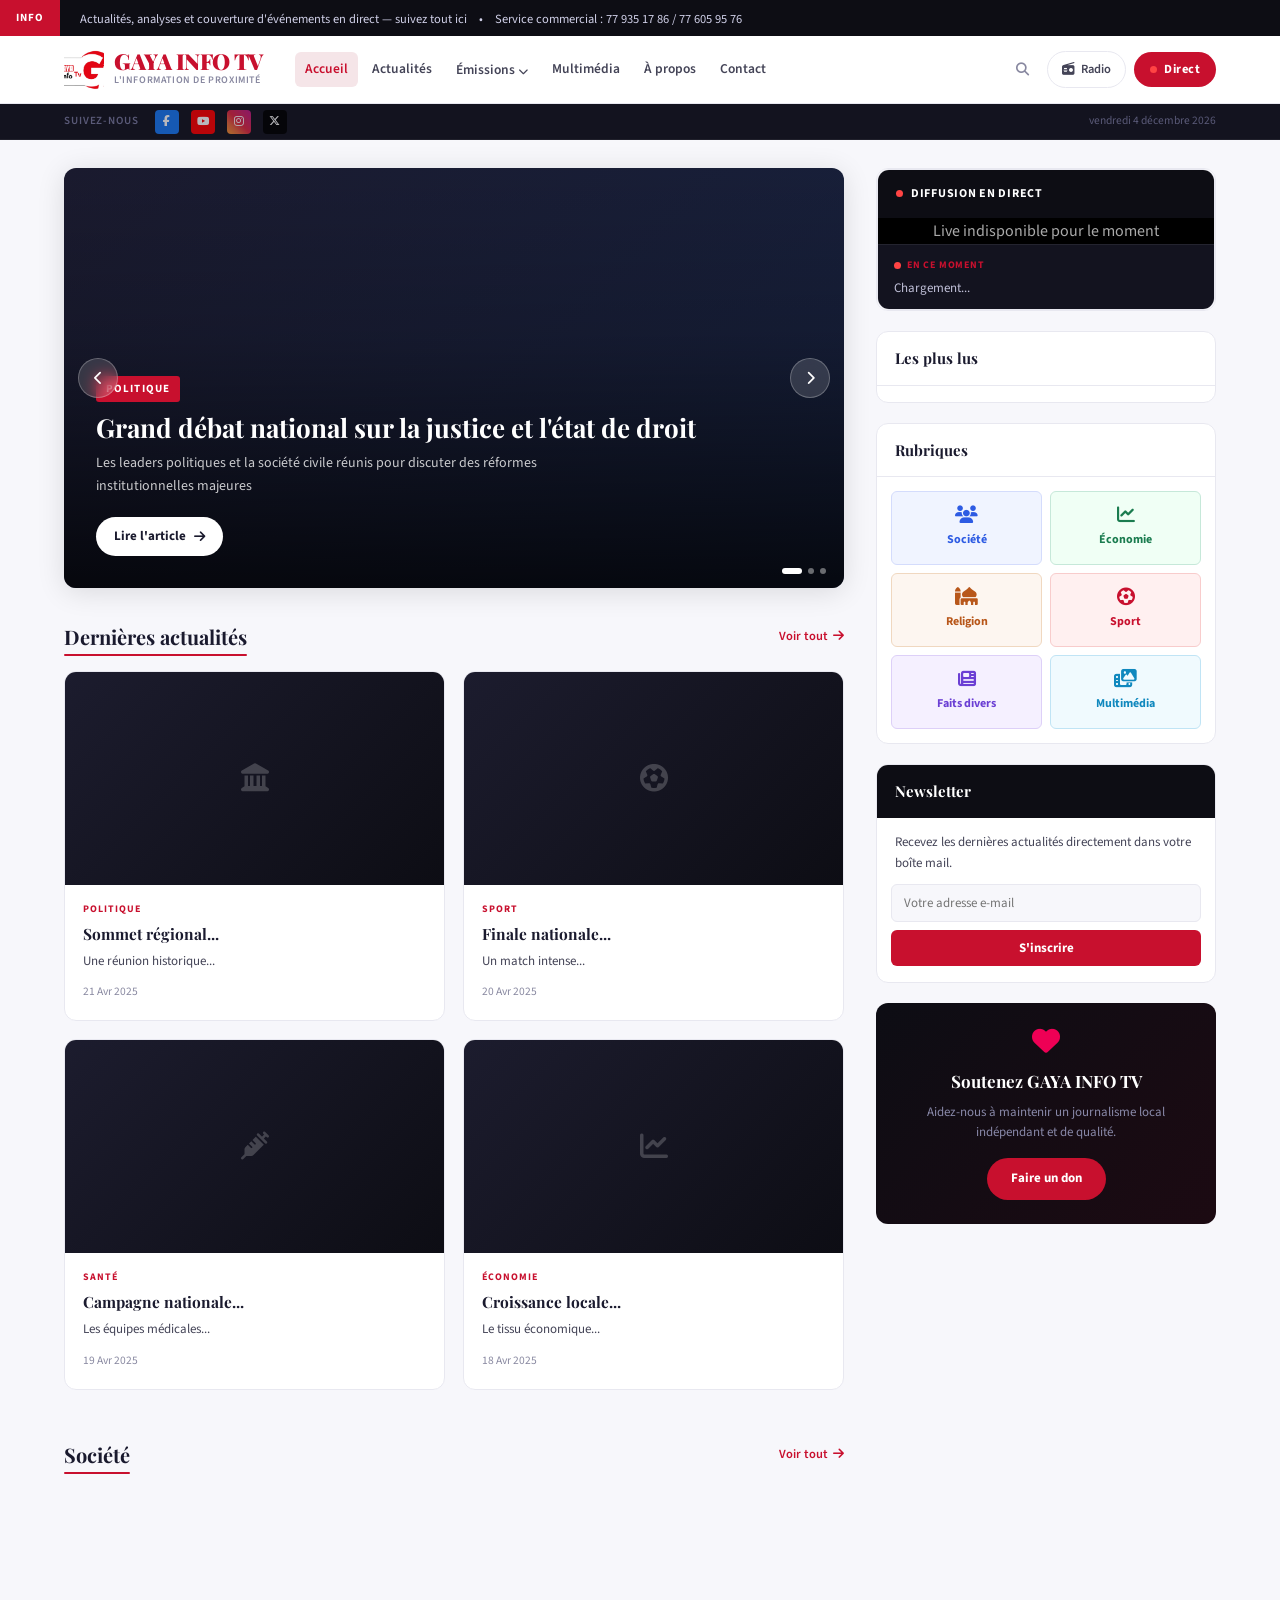
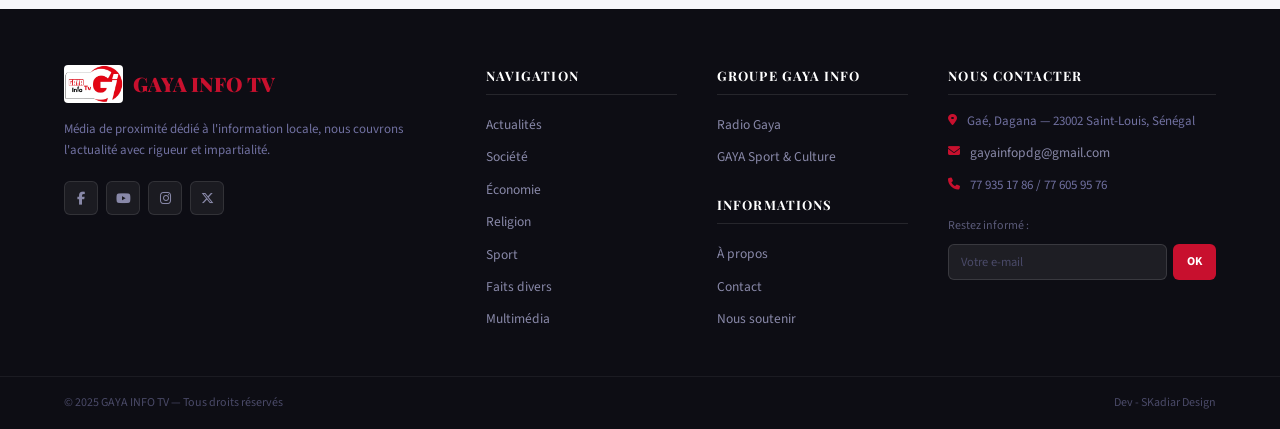
<file: index.html>
<!DOCTYPE html>
<html lang="fr">
<head>
<meta charset="UTF-8">
<meta name="viewport" content="width=device-width, initial-scale=1.0">
<title>GAYA INFO TV — Actualités & Direct</title>
<meta name="description" content="GAYA INFO TV - Actualités locales de Dagana, Saint-Louis. Émissions, direct TV et radio.">
<link rel="preconnect" href="https://fonts.googleapis.com">
<link rel="preconnect" href="https://fonts.gstatic.com" crossorigin>
<link href="https://fonts.googleapis.com/css2?family=Playfair+Display:wght@400;700;900&family=Source+Sans+3:wght@300;400;600;700&display=swap" rel="stylesheet">
<link rel="stylesheet" href="https://cdnjs.cloudflare.com/ajax/libs/font-awesome/6.5.1/css/all.min.css">
<link rel="stylesheet" href="style.css">
</head>
<body>

<!-- BREAKING NEWS TICKER -->
<div class="ticker-wrap">
  <div class="ticker-label">INFO</div>
  <div class="ticker-content">
    <span> Actualités, analyses et couverture d'événements en direct — suivez tout ici &nbsp;&nbsp;&nbsp;•&nbsp;&nbsp;&nbsp; Service commercial : 77 935 17 86 / 77 605 95 76 </span>
  </div>
</div>

<!-- HEADER -->
<header class="site-header" id="site-header">
  <div class="header-inner">
    <a href="index.html" class="logo">
      <img src="gaya.jpg" alt="GAYA INFO TV" onerror="this.style.display='none'">
      <div class="logo-text">
        <span class="logo-name">GAYA INFO TV</span>
        <span class="logo-tagline">L'information de proximité</span>
      </div>
    </a>

    <nav class="main-nav" id="main-nav">
      <a href="index.html" class="nav-link active">Accueil</a>
      <a href="actualites.html" class="nav-link">Actualités</a>
      <div class="nav-dropdown">
  <a href="#" class="nav-link dropdown-trigger">
    Émissions <i class="fa-solid fa-chevron-down chevron-icon" style="font-size:10px;"></i>
  </a>
  <div class="dropdown-menu">
    <a href="societe.html"><i class="fa-solid fa-users"></i> Société</a>
    <a href="economie.html"><i class="fa-solid fa-chart-line"></i> Économie</a>
    <a href="religion.html"><i class="fa-solid fa-mosque"></i> Religion</a>
    <a href="sport.html"><i class="fa-solid fa-futbol"></i> Sport</a>
    <a href="faitsdivers.html"><i class="fa-solid fa-newspaper"></i> Faits divers</a>
  </div>
</div>
      <a href="multimedia.html" class="nav-link">Multimédia</a>
      <a href="apropos.html" class="nav-link">À propos</a>
      <a href="contact.html" class="nav-link">Contact</a>
    </nav>

    <div class="header-actions">
      <button class="btn-search" id="search-toggle" aria-label="Recherche">
        <i class="fa-solid fa-magnifying-glass"></i>
      </button>
      <a href="#" class="btn-radio">
        <i class="fa-solid fa-radio"></i> Radio
      </a>
      <a href="#live" class="btn-live">
        <span class="live-dot"></span> Direct
      </a>
      <button class="hamburger" id="hamburger" aria-label="Menu">
        <span></span><span></span><span></span>
      </button>
    </div>
  </div>

  <!-- SEARCH BAR -->
  <div class="search-bar" id="search-bar">
    <div class="search-inner">
      <i class="fa-solid fa-magnifying-glass"></i>
      <input type="text" placeholder="Rechercher une actualité, une émission...">
      <button class="search-close" id="search-close"><i class="fa-solid fa-xmark"></i></button>
    </div>
  </div>
</header>

<!-- SOCIAL BAR -->
<div class="social-bar">
  <div class="social-bar-inner">
    <span class="social-bar-label">Suivez-nous</span>
    <a href="https://www.facebook.com/gayainfotv" target="_blank" rel="noopener" class="social-icon fb"><i class="fa-brands fa-facebook-f"></i></a>
    <a href="https://www.youtube.com/@gayainfotv" target="_blank" rel="noopener" class="social-icon yt"><i class="fa-brands fa-youtube"></i></a>
    <a href="#" class="social-icon ig"><i class="fa-brands fa-instagram"></i></a>
    <a href="#" class="social-icon tw"><i class="fa-brands fa-x-twitter"></i></a>
    <div class="social-bar-date" id="current-date"></div>
  </div>
</div>

<!-- MAIN CONTENT -->
<main class="site-main">
  <div class="container">

    <!-- LEFT: FEATURED + ARTICLES -->
    <section class="content-main">

      <!-- HERO SLIDER -->
      <div class="hero-slider" id="slider">
        <div class="slide active" style="background: linear-gradient(135deg, #1a1a2e 0%, #16213e 100%)">
          <div class="slide-image-overlay"></div>
          <div class="slide-content">
            <span class="slide-category">Politique</span>
            <h2 class="slide-title">Grand débat national sur la justice et l'état de droit</h2>
            <p class="slide-excerpt">Les leaders politiques et la société civile réunis pour discuter des réformes institutionnelles majeures</p>
            <a href="#" class="slide-btn">Lire l'article <i class="fa-solid fa-arrow-right"></i></a>
          </div>
        </div>
        <div class="slide" style="background: linear-gradient(135deg, #0f3460 0%, #1a1a2e 100%)">
          <div class="slide-image-overlay"></div>
          <div class="slide-content">
            <span class="slide-category">Économie</span>
            <h2 class="slide-title">Croissance du marché local : nouvelles opportunités pour les entrepreneurs</h2>
            <p class="slide-excerpt">Le tissu économique de Dagana se renforce avec l'émergence de nouvelles activités commerciales</p>
            <a href="#" class="slide-btn">Lire l'article <i class="fa-solid fa-arrow-right"></i></a>
          </div>
        </div>
        <div class="slide" style="background: linear-gradient(135deg, #1b1b2f 0%, #2c2c54 100%)">
          <div class="slide-image-overlay"></div>
          <div class="slide-content">
            <span class="slide-category">Sport</span>
            <h2 class="slide-title">Finale nationale de football : un match historique à retenir</h2>
            <p class="slide-excerpt">Les supporters vibrent pour leurs équipes lors d'une rencontre exceptionnelle</p>
            <a href="#" class="slide-btn">Lire l'article <i class="fa-solid fa-arrow-right"></i></a>
          </div>
        </div>

        <!-- Slider Controls -->
        <button class="slider-prev" onclick="changeSlide(-1)"><i class="fa-solid fa-chevron-left"></i></button>
        <button class="slider-next" onclick="changeSlide(1)"><i class="fa-solid fa-chevron-right"></i></button>
        <div class="slider-dots" id="slider-dots">
          <span class="dot active" onclick="goToSlide(0)"></span>
          <span class="dot" onclick="goToSlide(1)"></span>
          <span class="dot" onclick="goToSlide(2)"></span>
        </div>
      </div>

      <!-- SECTION: DERNIÈRES ACTUALITÉS -->
      <div class="section-header">
        <h2 class="section-title"><span>Dernières actualités</span></h2>
        <a href="actualites.html" class="section-link">Voir tout <i class="fa-solid fa-arrow-right"></i></a>
      </div>

      <div class="articles-grid" id="articles-grid">
        <!-- Articles injected by JS -->
      </div>

      <!-- SECTION: SOCIÉTÉ -->
      <div class="section-header" style="margin-top: 3rem;">
        <h2 class="section-title"><span>Société</span></h2>
        <a href="societe.html" class="section-link">Voir tout <i class="fa-solid fa-arrow-right"></i></a>
      </div>
      <div class="articles-list" id="societe-list"></div>

    </section>

    <!-- RIGHT: SIDEBAR -->
    <aside class="sidebar">

      <!-- LIVE TV -->
      <div class="sidebar-widget widget-live" id="live">
        <div class="sidebar-widget widget-live" id="live">
  <div class="widget-header">
    <span class="live-indicator">
      <span class="live-dot"></span> Diffusion en direct
    </span>
  </div>

  <div class="live-player-wrap" id="live-content">
    <p style="text-align:center; padding:1rem; color:#aaa;">
      Vérification du live...
    </p>
  </div>

  <div class="live-now">
    <div class="live-now-badge">
      <span class="live-dot"></span> En ce moment
    </div>
    <p id="live-title">Chargement...</p>
  </div>
</div>
      </div>

      <!-- POPULAIRE -->
      <div class="sidebar-widget">
        <div class="widget-header">
          <h3 class="widget-title">Les plus lus</h3>
        </div>
        <ol class="popular-list" id="popular-list"></ol>
      </div>

      <!-- CATÉGORIES -->
      <div class="sidebar-widget">
        <div class="widget-header">
          <h3 class="widget-title">Rubriques</h3>
        </div>
        <div class="categories-grid">
          <a href="societe.html" class="cat-card cat-societe">
            <i class="fa-solid fa-users"></i>
            <span>Société</span>
          </a>
          <a href="economie.html" class="cat-card cat-eco">
            <i class="fa-solid fa-chart-line"></i>
            <span>Économie</span>
          </a>
          <a href="religion.html" class="cat-card cat-religion">
            <i class="fa-solid fa-mosque"></i>
            <span>Religion</span>
          </a>
          <a href="sport.html" class="cat-card cat-sport">
            <i class="fa-solid fa-futbol"></i>
            <span>Sport</span>
          </a>
          <a href="faitsdivers.html" class="cat-card cat-divers">
            <i class="fa-solid fa-newspaper"></i>
            <span>Faits divers</span>
          </a>
          <a href="multimedia.html" class="cat-card cat-media">
            <i class="fa-solid fa-photo-film"></i>
            <span>Multimédia</span>
          </a>
        </div>
      </div>

      <!-- NEWSLETTER -->
      <div class="sidebar-widget widget-newsletter">
        <div class="widget-header">
          <h3 class="widget-title">Newsletter</h3>
        </div>
        <p class="newsletter-text">Recevez les dernières actualités directement dans votre boîte mail.</p>
        <form class="newsletter-form" onsubmit="subscribeNewsletter(event)">
          <input type="email" placeholder="Votre adresse e-mail" required>
          <button type="submit">S'inscrire</button>
        </form>
        <p class="newsletter-note" id="newsletter-msg" style="display:none; color: var(--color-red); font-size: 12px; margin-top: 8px;"></p>
      </div>

      <!-- SOUTENIR GAYA -->
      <div class="sidebar-widget widget-don">
        <div class="widget-don-inner">
          <i class="fa-solid fa-heart widget-don-icon"></i>
          <h3>Soutenez GAYA INFO TV</h3>
          <p>Aidez-nous à maintenir un journalisme local indépendant et de qualité.</p>
          <a href="don.html" class="btn-don">Faire un don</a>
        </div>
      </div>

    </aside>
  </div>
</main>

<!-- FOOTER -->
<footer class="site-footer">
  <div class="footer-top">
    <div class="container footer-grid">

      <div class="footer-col footer-brand">
        <a href="index.html" class="footer-logo">
          <img src="gaya.jpg" alt="GAYA INFO TV" onerror="this.style.display='none'">
          <span>GAYA INFO TV</span>
        </a>
        <p class="footer-about">Média de proximité dédié à l'information locale, nous couvrons l'actualité avec rigueur et impartialité.</p>
        <div class="footer-socials">
          <a href="https://www.facebook.com/gayainfotv" target="_blank" rel="noopener" aria-label="Facebook"><i class="fa-brands fa-facebook-f"></i></a>
          <a href="https://www.youtube.com/@gayainfotv" target="_blank" rel="noopener" aria-label="YouTube"><i class="fa-brands fa-youtube"></i></a>
          <a href="#" aria-label="Instagram"><i class="fa-brands fa-instagram"></i></a>
          <a href="#" aria-label="X/Twitter"><i class="fa-brands fa-x-twitter"></i></a>
        </div>
      </div>

      <div class="footer-col">
        <h4>Navigation</h4>
        <ul>
          <li><a href="actualites.html">Actualités</a></li>
          <li><a href="societe.html">Société</a></li>
          <li><a href="economie.html">Économie</a></li>
          <li><a href="religion.html">Religion</a></li>
          <li><a href="sport.html">Sport</a></li>
          <li><a href="faitsdivers.html">Faits divers</a></li>
          <li><a href="multimedia.html">Multimédia</a></li>
        </ul>
      </div>

      <div class="footer-col">
        <h4>Groupe GAYA INFO</h4>
        <ul>
          <li><a href="#">Radio Gaya</a></li>
          <li><a href="#">GAYA Sport & Culture</a></li>
        </ul>
        <h4 style="margin-top: 1.5rem;">Informations</h4>
        <ul>
          <li><a href="apropos.html">À propos</a></li>
          <li><a href="contact.html">Contact</a></li>
          <li><a href="don.html">Nous soutenir</a></li>
        </ul>
      </div>

      <div class="footer-col footer-contact">
        <h4>Nous contacter</h4>
        <ul class="contact-list">
          <li><i class="fa-solid fa-location-dot"></i> Gaé, Dagana — 23002 Saint-Louis, Sénégal</li>
          <li><i class="fa-solid fa-envelope"></i> <a href="mailto:gayainfopdg@gmail.com">gayainfopdg@gmail.com</a></li>
          <li><i class="fa-solid fa-phone"></i> 77 935 17 86 / 77 605 95 76</li>
        </ul>
        <div class="footer-newsletter">
          <p>Restez informé :</p>
          <form class="footer-form" onsubmit="subscribeNewsletter(event)">
            <input type="email" placeholder="Votre e-mail">
            <button type="submit">OK</button>
          </form>
        </div>
      </div>

    </div>
  </div>
  <div class="footer-bottom">
    <div class="footer-bottom-inner">
      <span>© 2025 GAYA INFO TV — Tous droits réservés</span>
      <span>Dev - </i> SKadiar Design</span>
    </div>
  </div>
</footer>
<!-- TOAST BIENTÔT DISPONIBLE -->
<div class="toast-soon" id="toast-soon">
  <div class="toast-soon-icon">
    <i class="fa-solid fa-radio"></i>
  </div>
  <div class="toast-soon-text">
    <div class="toast-soon-title">Bientôt disponible</div>
    <div class="toast-soon-sub">Cette fonctionnalité arrive très prochainement ✨</div>
  </div>
  <button class="toast-soon-close" onclick="hideToast()">
    <i class="fa-solid fa-xmark"></i>
  </button>
</div>
<script src="script.js"></script>

</body>
</html>
</file>
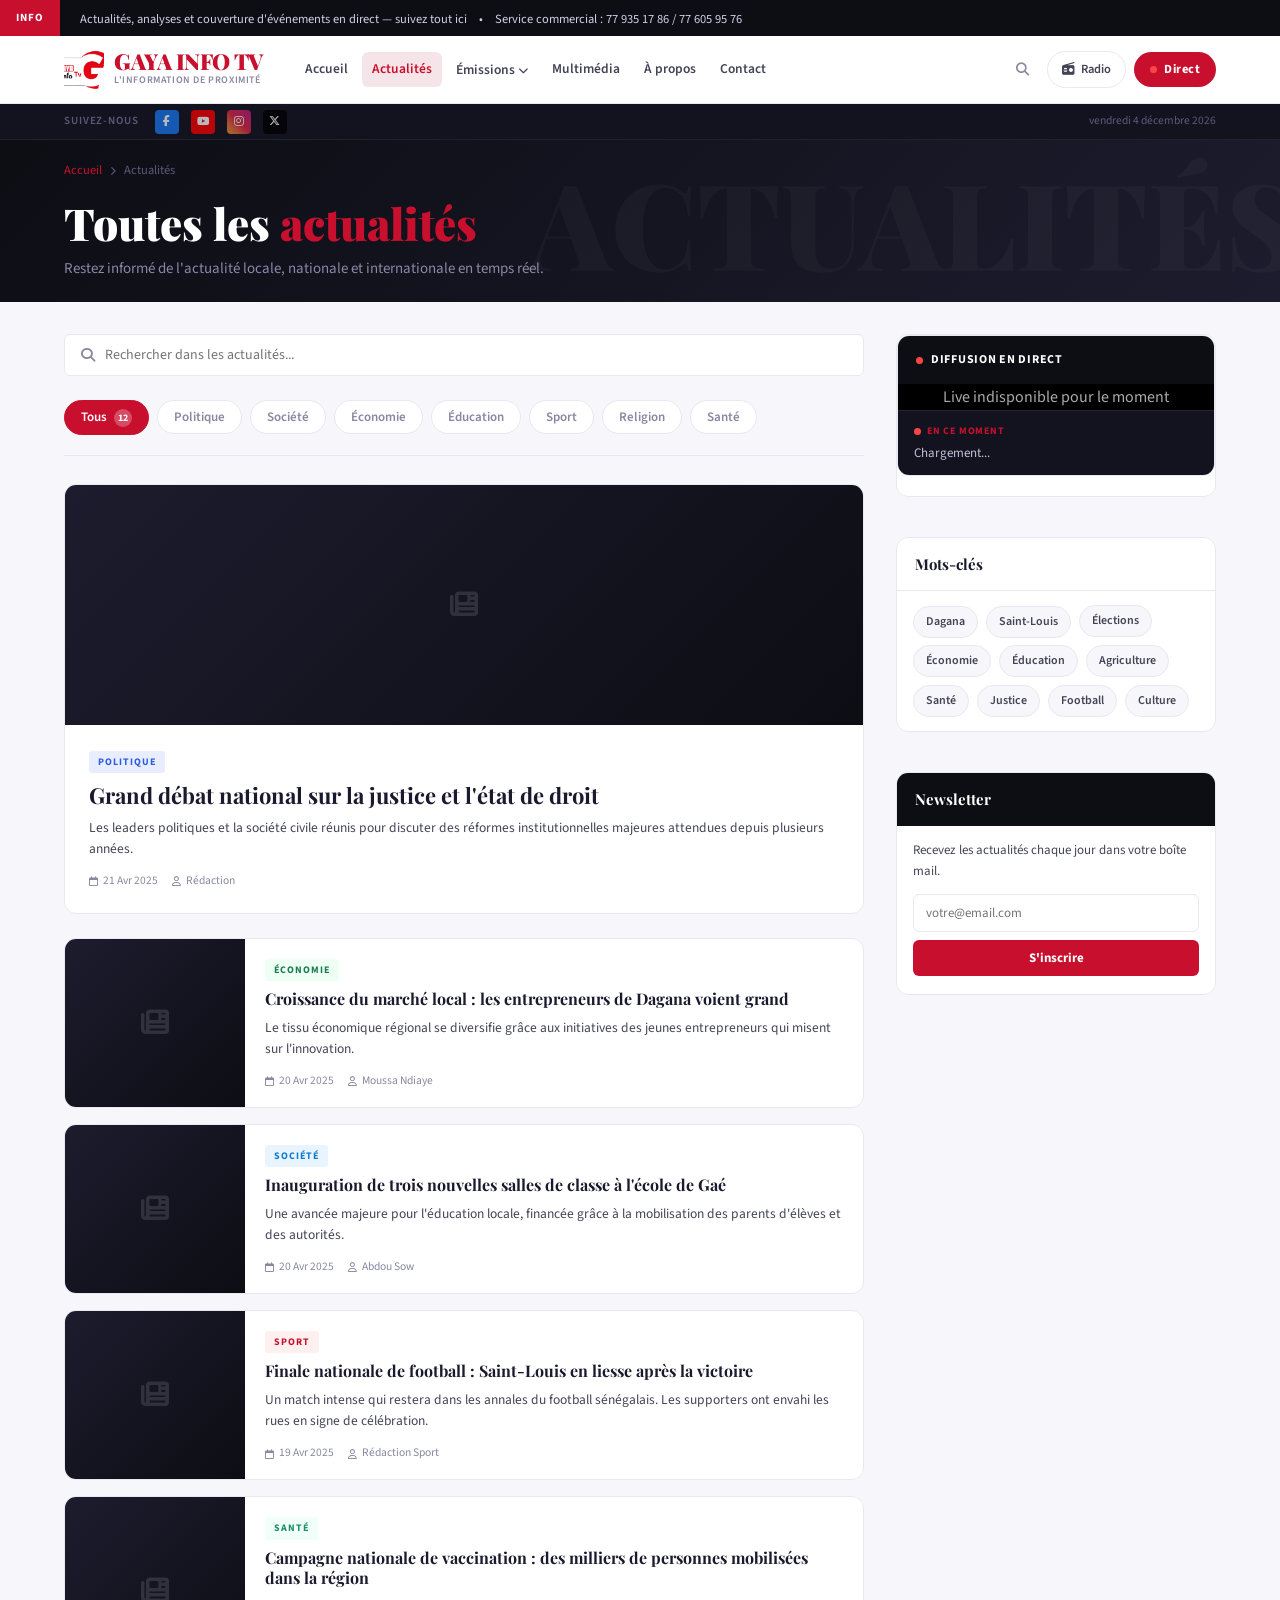
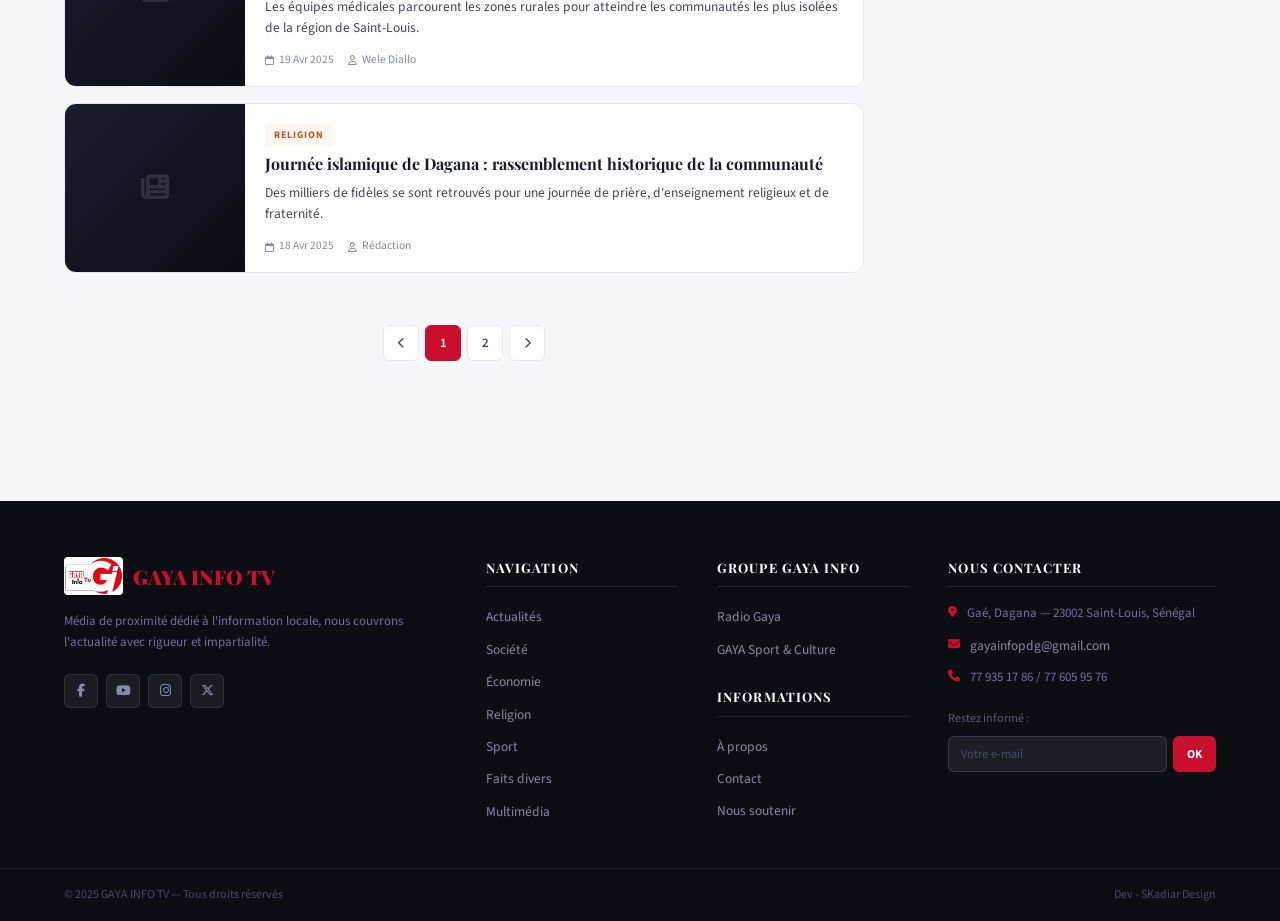
<file: actualites.html>
<!DOCTYPE html>
<html lang="fr">
<head>
<meta charset="UTF-8">
<meta name="viewport" content="width=device-width, initial-scale=1.0">
<title>Actualités — GAYA INFO TV</title>
<meta name="description" content="Toutes les actualités locales et nationales de GAYA INFO TV — Dagana, Saint-Louis, Sénégal.">
<link rel="preconnect" href="https://fonts.googleapis.com">
<link rel="preconnect" href="https://fonts.gstatic.com" crossorigin>
<link href="https://fonts.googleapis.com/css2?family=Playfair+Display:wght@400;700;900&family=Source+Sans+3:wght@300;400;600;700&display=swap" rel="stylesheet">
<link rel="stylesheet" href="https://cdnjs.cloudflare.com/ajax/libs/font-awesome/6.5.1/css/all.min.css">
<link rel="stylesheet" href="style.css">
<style>

/* ---- PAGE HERO ---- */
.page-hero {
  background: linear-gradient(135deg, var(--color-dark) 0%, var(--color-dark-3) 100%);
  padding: 20px 0 20px;
  position: relative;
  overflow: hidden;
}
.page-hero::after {
  content: 'ACTUALITÉS';
  position: absolute;
  right: -20px;
  top: 50%;
  transform: translateY(-50%);
  font-family: var(--font-display);
  font-size: 120px;
  font-weight: 900;
  color: rgba(255,255,255,0.03);
  white-space: nowrap;
  pointer-events: none;
}
.breadcrumb { display: flex; align-items: center; gap: 8px; font-size: 12.5px; color: #5a5a78; margin-bottom: 18px; }
.breadcrumb a { color: var(--color-red); }
.breadcrumb i { font-size: 9px; }
.page-hero h1 { font-family: var(--font-display); font-size: 44px; font-weight: 900; color: #fff; margin-bottom: 10px; line-height: 1.1; }
.page-hero h1 em { font-style: normal; color: var(--color-red); }
.page-hero p { font-size: 15px; color: #8888a8; }

/* ---- LAYOUT ---- */
.actu-page { padding: 32px 0 80px; }
.actu-layout {
  display: grid;
  grid-template-columns: 1fr 320px;
  gap: 32px;
  align-items: start;
}

/* ---- FILTERS ---- */
.filters-bar {
  display: flex;
  align-items: center;
  gap: 8px;
  flex-wrap: wrap;
  margin-bottom: 28px;
  padding-bottom: 20px;
  border-bottom: 1px solid var(--color-border);
}

.filter-btn {
  padding: 7px 16px;
  border: 1.5px solid var(--color-border);
  border-radius: 999px;
  background: var(--color-white);
  color: var(--color-text-muted);
  font-size: 13px;
  font-weight: 600;
  cursor: pointer;
  transition: all 0.2s;
  white-space: nowrap;
  font-family: var(--font-body);
}
.filter-btn:hover { border-color: var(--color-red); color: var(--color-red); }
.filter-btn.active {
  background: var(--color-red);
  border-color: var(--color-red);
  color: #fff;
}

.filter-count {
  display: inline-flex;
  align-items: center;
  justify-content: center;
  width: 18px;
  height: 18px;
  background: rgba(255,255,255,0.25);
  border-radius: 50%;
  font-size: 10px;
  font-weight: 700;
  margin-left: 4px;
}

.filter-btn:not(.active) .filter-count {
  background: var(--color-bg);
  color: var(--color-text-muted);
}

/* ---- SEARCH BAR ---- */
.actu-search {
  display: flex;
  align-items: center;
  gap: 10px;
  background: var(--color-white);
  border: 1.5px solid var(--color-border);
  border-radius: var(--radius);
  padding: 10px 16px;
  margin-bottom: 24px;
  transition: border-color 0.2s;
}
.actu-search:focus-within { border-color: var(--color-red); }
.actu-search i { color: var(--color-text-muted); font-size: 14px; }
.actu-search input {
  flex: 1; border: none; background: none;
  font-size: 14px; color: var(--color-text);
  outline: none; font-family: var(--font-body);
}

/* ---- ARTICLES LIST ---- */
.articles-container { display: flex; flex-direction: column; gap: 0; }

.actu-card {
  background: var(--color-white);
  border: 1px solid var(--color-border);
  border-radius: var(--radius-lg);
  overflow: hidden;
  display: flex;
  gap: 0;
  margin-bottom: 16px;
  transition: box-shadow 0.2s, transform 0.2s;
  animation: fadeInUp 0.35s ease both;
}
.actu-card:hover { box-shadow: var(--shadow-md); transform: translateY(-2px); }

/* Featured article (first) */
.actu-card.featured {
  flex-direction: column;
  margin-bottom: 24px;
}
.actu-card.featured .actu-card-img {
  width: 100%;
  height: 240px;
}
.actu-card.featured .actu-card-body {
  padding: 22px 24px;
}
.actu-card.featured .actu-card-title { font-size: 22px; }

.actu-card-img {
  width: 180px;
  min-height: 130px;
  flex-shrink: 0;
  background: linear-gradient(135deg, var(--color-dark-3), var(--color-dark));
  display: flex;
  align-items: center;
  justify-content: center;
  overflow: hidden;
  position: relative;
}
.actu-card-img img { width: 100%; height: 100%; object-fit: cover; transition: transform 0.3s; }
.actu-card:hover .actu-card-img img { transform: scale(1.05); }
.actu-card-img .ph { font-size: 28px; color: rgba(255,255,255,0.12); }

.actu-card-body {
  padding: 16px 20px;
  flex: 1;
  display: flex;
  flex-direction: column;
  justify-content: space-between;
}

.actu-card-top {}

.actu-cat {
  display: inline-block;
  font-size: 10px;
  font-weight: 700;
  letter-spacing: 0.1em;
  text-transform: uppercase;
  padding: 3px 9px;
  border-radius: 3px;
  margin-bottom: 8px;
}
.cat-politique  { background: #e8edff; color: #2d5be3; }
.cat-societe    { background: #e8f4ff; color: #0d7bcd; }
.cat-economie   { background: #eefff3; color: #1a7c4f; }
.cat-sport      { background: #fff0f0; color: var(--color-red); }
.cat-religion   { background: #fdf6f0; color: #b8571a; }
.cat-education  { background: #f5f0ff; color: #6b3fd4; }
.cat-faitsdivers { background: #fff8e0; color: #996600; }
.cat-sante      { background: #f0fff8; color: #1a8c6a; }

.actu-card-title {
  font-family: var(--font-display);
  font-size: 16px;
  font-weight: 700;
  color: var(--color-text);
  line-height: 1.3;
  margin-bottom: 8px;
  transition: color 0.2s;
}
.actu-card:hover .actu-card-title { color: var(--color-red); }

.actu-card-excerpt {
  font-size: 13.5px;
  color: var(--color-text-2);
  line-height: 1.55;
  margin-bottom: 12px;
  display: -webkit-box;
  -webkit-line-clamp: 2;
  -webkit-box-orient: vertical;
  overflow: hidden;
}

.actu-card-meta {
  display: flex;
  align-items: center;
  gap: 14px;
  font-size: 11.5px;
  color: var(--color-text-muted);
  flex-wrap: wrap;
}
.actu-card-meta span { display: flex; align-items: center; gap: 5px; }
.actu-card-meta i { font-size: 10px; }

.actu-card-link {
  font-size: 12.5px;
  font-weight: 700;
  color: var(--color-red);
  display: flex;
  align-items: center;
  gap: 5px;
  margin-top: auto;
  transition: gap 0.2s;
}
.actu-card-link:hover { gap: 8px; }

/* ---- PAGINATION ---- */
.pagination {
  display: flex;
  align-items: center;
  justify-content: center;
  gap: 6px;
  margin-top: 36px;
}
.page-btn {
  width: 36px; height: 36px;
  border: 1.5px solid var(--color-border);
  border-radius: var(--radius);
  background: var(--color-white);
  color: var(--color-text-2);
  font-size: 13px;
  font-weight: 600;
  cursor: pointer;
  display: flex; align-items: center; justify-content: center;
  transition: all 0.2s;
  font-family: var(--font-body);
}
.page-btn:hover { border-color: var(--color-red); color: var(--color-red); }
.page-btn.active { background: var(--color-red); border-color: var(--color-red); color: #fff; }
.page-btn.arrow { font-size: 11px; }

/* ---- SIDEBAR WIDGETS ---- */
.sidebar-widget { background: var(--color-white); border: 1px solid var(--color-border); border-radius: var(--radius-lg); overflow: hidden; margin-bottom: 20px; }
.widget-header { padding: 14px 18px; border-bottom: 1px solid var(--color-border); }
.widget-title { font-family: var(--font-display); font-size: 15px; font-weight: 700; color: var(--color-text); }

.widget-live .widget-header { background: var(--color-dark); border: none; }
.live-indicator { display: flex; align-items: center; gap: 8px; font-size: 12px; font-weight: 700; color: #fff; text-transform: uppercase; letter-spacing: 0.06em; }
.live-dot { width: 7px; height: 7px; background: #ff4444; border-radius: 50%; display: inline-block; animation: blink 1.2s ease-in-out infinite; flex-shrink: 0; }
@keyframes blink { 0%, 100% { opacity: 1; } 50% { opacity: 0.3; } }
.live-player-wrap { position: relative; background: #000; }
.live-player-wrap iframe { width: 100%; height: 175px; display: block; border: none; }
.fullscreen-btn { position: absolute; bottom: 8px; right: 8px; background: rgba(0,0,0,0.65); color: #fff; padding: 5px 10px; border-radius: var(--radius); font-size: 11px; font-weight: 600; cursor: pointer; display: flex; align-items: center; gap: 5px; border: none; transition: background 0.2s; }
.fullscreen-btn:hover { background: rgba(0,0,0,0.85); }
.live-now { padding: 12px 16px; border-top: 1px solid rgba(255,255,255,0.07); background: var(--color-dark-2); }
.live-now-badge { display: flex; align-items: center; gap: 6px; font-size: 10px; font-weight: 700; color: var(--color-red); text-transform: uppercase; letter-spacing: 0.08em; margin-bottom: 5px; }
.live-now p { font-size: 13px; color: #c0c0d8; line-height: 1.4; }

/* TRENDING */
.trending-list { padding: 4px 0; }
.trending-item {
  display: flex; align-items: flex-start; gap: 12px;
  padding: 11px 18px; border-bottom: 1px solid var(--color-border);
  cursor: pointer; transition: background 0.15s;
}
.trending-item:last-child { border-bottom: none; }
.trending-item:hover { background: var(--color-bg); }
.trending-num {
  font-family: var(--font-display); font-size: 20px; font-weight: 900;
  color: var(--color-red-light); line-height: 1; min-width: 22px; flex-shrink: 0; padding-top: 1px;
}
.trending-item a { font-size: 13px; font-weight: 600; color: var(--color-text); line-height: 1.35; transition: color 0.2s; }
.trending-item:hover a { color: var(--color-red); }

/* TAGS CLOUD */
.tags-cloud { padding: 14px 16px; display: flex; flex-wrap: wrap; gap: 8px; }
.tag {
  padding: 5px 12px; background: var(--color-bg); border: 1px solid var(--color-border);
  border-radius: 999px; font-size: 12px; font-weight: 600; color: var(--color-text-2);
  cursor: pointer; transition: all 0.2s;
}
.tag:hover { background: var(--color-red-light); border-color: var(--color-red); color: var(--color-red); }

/* ---- EMPTY STATE ---- */
.empty-state {
  text-align: center; padding: 60px 20px;
  background: var(--color-white); border: 1px solid var(--color-border); border-radius: var(--radius-lg);
}
.empty-state i { font-size: 40px; color: var(--color-border); margin-bottom: 16px; display: block; }
.empty-state h3 { font-family: var(--font-display); font-size: 18px; color: var(--color-text-muted); margin-bottom: 6px; }
.empty-state p { font-size: 14px; color: var(--color-text-muted); }

@keyframes fadeInUp { from { opacity: 0; transform: translateY(12px); } to { opacity: 1; transform: translateY(0); } }

@media (max-width: 900px) {
  .actu-layout { grid-template-columns: 1fr; }
  .actu-page .sidebar { position: static; }
  .actu-card-img { width: 120px; }
  .page-hero h1 { font-size: 32px; }
}
@media (max-width: 600px) {
  .actu-card { flex-direction: column; }
  .actu-card-img { width: 100%; height: 160px; }
  .actu-card.featured .actu-card-img { height: 180px; }
  .filters-bar { gap: 6px; }
  .filter-btn { font-size: 12px; padding: 6px 12px; }
}
</style>
</head>
<body>

<!-- TICKER -->
<div class="ticker-wrap">
  <div class="ticker-label">INFO</div>
  <div class="ticker-content">
    <span> Actualités, analyses et couverture d'événements en direct — suivez tout ici &nbsp;&nbsp;&nbsp;•&nbsp;&nbsp;&nbsp; Service commercial : 77 935 17 86 / 77 605 95 76 </span>
  </div>
</div>

<!-- HEADER -->
<header class="site-header" id="site-header">
  <div class="header-inner">
    <a href="index.html" class="logo">
      <img src="gaya.jpg" alt="GAYA INFO TV" onerror="this.style.display='none'">
      <div class="logo-text">
        <span class="logo-name">GAYA INFO TV</span>
        <span class="logo-tagline">L'information de proximité</span>
      </div>
    </a>
    <nav class="main-nav" id="main-nav">
      <a href="index.html" class="nav-link">Accueil</a>
      <a href="actualites.html" class="nav-link active">Actualités</a>
      <div class="nav-dropdown">
        <a href="#" class="nav-link dropdown-trigger">Émissions <i class="fa-solid fa-chevron-down" style="font-size:10px;"></i></a>
        <div class="dropdown-menu">
          <a href="societe.html"><i class="fa-solid fa-users"></i> Société</a>
          <a href="economie.html"><i class="fa-solid fa-chart-line"></i> Économie</a>
          <a href="religion.html"><i class="fa-solid fa-mosque"></i> Religion</a>
          <a href="sport.html"><i class="fa-solid fa-futbol"></i> Sport</a>
          <a href="faitsdivers.html"><i class="fa-solid fa-newspaper"></i> Faits divers</a>
        </div>
      </div>
      <a href="multimedia.html" class="nav-link">Multimédia</a>
      <a href="apropos.html" class="nav-link">À propos</a>
      <a href="contact.html" class="nav-link">Contact</a>
    </nav>
    <div class="header-actions">
      <button class="btn-search" id="search-toggle"><i class="fa-solid fa-magnifying-glass"></i></button>
      <a href="#" class="btn-radio"><i class="fa-solid fa-radio"></i> Radio</a>
      <a href="index.html#live" class="btn-live"><span class="live-dot"></span> Direct</a>
      <button class="hamburger" id="hamburger"><span></span><span></span><span></span></button>
    </div>
  </div>
  <div class="search-bar" id="search-bar">
    <div class="search-inner">
      <i class="fa-solid fa-magnifying-glass"></i>
      <input type="text" placeholder="Rechercher une actualité...">
      <button class="search-close" id="search-close"><i class="fa-solid fa-xmark"></i></button>
    </div>
  </div>
</header>

<!-- SOCIAL BAR -->
<div class="social-bar">
  <div class="social-bar-inner">
    <span class="social-bar-label">Suivez-nous</span>
    <a href="https://www.facebook.com/gayainfotv" target="_blank" rel="noopener" class="social-icon fb"><i class="fa-brands fa-facebook-f"></i></a>
    <a href="https://www.youtube.com/@gayainfotv" target="_blank" rel="noopener" class="social-icon yt"><i class="fa-brands fa-youtube"></i></a>
    <a href="#" class="social-icon ig"><i class="fa-brands fa-instagram"></i></a>
    <a href="#" class="social-icon tw"><i class="fa-brands fa-x-twitter"></i></a>
    <div class="social-bar-date" id="current-date"></div>
  </div>
</div>

<!-- PAGE HERO -->
<section class="page-hero">
  <div class="container">
    <div class="breadcrumb">
      <a href="index.html">Accueil</a>
      <i class="fa-solid fa-chevron-right"></i>
      <span>Actualités</span>
    </div>
    <h1>Toutes les <em>actualités</em></h1>
    <p>Restez informé de l'actualité locale, nationale et internationale en temps réel.</p>
  </div>
</section>

<!-- MAIN CONTENT -->
<section class="actu-page">
  <div class="container">
    <div class="actu-layout">

      <!-- ARTICLES MAIN -->
      <div class="actu-main">

        <!-- SEARCH -->
        <div class="actu-search">
          <i class="fa-solid fa-magnifying-glass"></i>
          <input type="text" id="live-search" placeholder="Rechercher dans les actualités...">
        </div>

        <!-- FILTERS -->
        <div class="filters-bar">
          <button class="filter-btn active" data-filter="all">Tous <span class="filter-count">12</span></button>
          <button class="filter-btn" data-filter="politique">Politique</button>
          <button class="filter-btn" data-filter="societe">Société</button>
          <button class="filter-btn" data-filter="economie">Économie</button>
          <button class="filter-btn" data-filter="education">Éducation</button>
          <button class="filter-btn" data-filter="sport">Sport</button>
          <button class="filter-btn" data-filter="religion">Religion</button>
          <button class="filter-btn" data-filter="sante">Santé</button>
        </div>

        <!-- ARTICLES -->
        <div class="articles-container" id="articles-list"></div>

        <!-- EMPTY STATE -->
        <div class="empty-state" id="empty-state" style="display:none;">
          <i class="fa-solid fa-newspaper"></i>
          <h3>Aucun article trouvé</h3>
          <p>Essayez un autre filtre ou une autre recherche.</p>
        </div>

        <!-- PAGINATION -->
        <div class="pagination" id="pagination">
          <button class="page-btn arrow" onclick="changePage(-1)"><i class="fa-solid fa-chevron-left"></i></button>
          <button class="page-btn active" onclick="setPage(1)">1</button>
          <button class="page-btn" onclick="setPage(2)">2</button>
          <button class="page-btn" onclick="setPage(3)">3</button>
          <button class="page-btn arrow" onclick="changePage(1)"><i class="fa-solid fa-chevron-right"></i></button>
        </div>

      </div>

      <!-- SIDEBAR -->
      <aside class="sidebar">

       <!-- LIVE TV -->
      <div class="sidebar-widget widget-live" id="live">
        <div class="sidebar-widget widget-live" id="live">
  <div class="widget-header">
    <span class="live-indicator">
      <span class="live-dot"></span> Diffusion en direct
    </span>
  </div>

  <div class="live-player-wrap" id="live-content">
    <p style="text-align:center; padding:1rem; color:#aaa;">
      Vérification du live...
    </p>
  </div>

  <div class="live-now">
    <div class="live-now-badge">
      <span class="live-dot"></span> En ce moment
    </div>
    <p id="live-title">Chargement...</p>
  </div>
</div>
      </div>

        <!-- TAGS -->
        <div class="sidebar-widget">
          <div class="widget-header"><h3 class="widget-title">Mots-clés</h3></div>
          <div class="tags-cloud">
            <span class="tag" onclick="filterByTag('Dagana')">Dagana</span>
            <span class="tag" onclick="filterByTag('Saint-Louis')">Saint-Louis</span>
            <span class="tag" onclick="filterByTag('Élections')">Élections</span>
            <span class="tag" onclick="filterByTag('Économie')">Économie</span>
            <span class="tag" onclick="filterByTag('Éducation')">Éducation</span>
            <span class="tag" onclick="filterByTag('Agriculture')">Agriculture</span>
            <span class="tag" onclick="filterByTag('Santé')">Santé</span>
            <span class="tag" onclick="filterByTag('Justice')">Justice</span>
            <span class="tag" onclick="filterByTag('Football')">Football</span>
            <span class="tag" onclick="filterByTag('Culture')">Culture</span>
          </div>
        </div>

        <!-- NEWSLETTER -->
        <div class="sidebar-widget" style="overflow: hidden;">
          <div class="widget-header" style="background: var(--color-dark); border: none;">
            <h3 class="widget-title" style="color: #fff;">Newsletter</h3>
          </div>
          <div style="padding: 14px 16px 18px;">
            <p style="font-size: 13px; color: var(--color-text-2); margin-bottom: 12px;">Recevez les actualités chaque jour dans votre boîte mail.</p>
            <form onsubmit="subscribeNewsletter(event)" style="display: flex; flex-direction: column; gap: 8px;">
              <input type="email" placeholder="votre@email.com" required style="padding: 9px 12px; border: 1.5px solid var(--color-border); border-radius: var(--radius); font-size: 13px; outline: none; font-family: var(--font-body);">
              <button type="submit" style="padding: 9px; background: var(--color-red); color: #fff; border: none; border-radius: var(--radius); font-size: 13px; font-weight: 700; cursor: pointer;">S'inscrire</button>
            </form>
          </div>
        </div>

      </aside>
    </div>
  </div>
</section>

<!-- FOOTER -->
<footer class="site-footer">
  <div class="footer-top">
    <div class="container footer-grid">

      <div class="footer-col footer-brand">
        <a href="index.html" class="footer-logo">
          <img src="gaya.jpg" alt="GAYA INFO TV" onerror="this.style.display='none'">
          <span>GAYA INFO TV</span>
        </a>
        <p class="footer-about">Média de proximité dédié à l'information locale, nous couvrons l'actualité avec rigueur et impartialité.</p>
        <div class="footer-socials">
          <a href="https://www.facebook.com/gayainfotv" target="_blank" rel="noopener" aria-label="Facebook"><i class="fa-brands fa-facebook-f"></i></a>
          <a href="https://www.youtube.com/@gayainfotv" target="_blank" rel="noopener" aria-label="YouTube"><i class="fa-brands fa-youtube"></i></a>
          <a href="#" aria-label="Instagram"><i class="fa-brands fa-instagram"></i></a>
          <a href="#" aria-label="X/Twitter"><i class="fa-brands fa-x-twitter"></i></a>
        </div>
      </div>

      <div class="footer-col">
        <h4>Navigation</h4>
        <ul>
          <li><a href="actualites.html">Actualités</a></li>
          <li><a href="societe.html">Société</a></li>
          <li><a href="economie.html">Économie</a></li>
          <li><a href="religion.html">Religion</a></li>
          <li><a href="sport.html">Sport</a></li>
          <li><a href="faitsdivers.html">Faits divers</a></li>
          <li><a href="multimedia.html">Multimédia</a></li>
        </ul>
      </div>

      <div class="footer-col">
        <h4>Groupe GAYA INFO</h4>
        <ul>
          <li><a href="#">Radio Gaya</a></li>
          <li><a href="#">GAYA Sport & Culture</a></li>
        </ul>
        <h4 style="margin-top: 1.5rem;">Informations</h4>
        <ul>
          <li><a href="apropos.html">À propos</a></li>
          <li><a href="contact.html">Contact</a></li>
          <li><a href="don.html">Nous soutenir</a></li>
        </ul>
      </div>

      <div class="footer-col footer-contact">
        <h4>Nous contacter</h4>
        <ul class="contact-list">
          <li><i class="fa-solid fa-location-dot"></i> Gaé, Dagana — 23002 Saint-Louis, Sénégal</li>
          <li><i class="fa-solid fa-envelope"></i> <a href="mailto:gayainfopdg@gmail.com">gayainfopdg@gmail.com</a></li>
          <li><i class="fa-solid fa-phone"></i> 77 935 17 86 / 77 605 95 76</li>
        </ul>
        <div class="footer-newsletter">
          <p>Restez informé :</p>
          <form class="footer-form" onsubmit="subscribeNewsletter(event)">
            <input type="email" placeholder="Votre e-mail">
            <button type="submit">OK</button>
          </form>
        </div>
      </div>

    </div>
  </div>
  <div class="footer-bottom">
    <div class="footer-bottom-inner">
      <span>© 2025 GAYA INFO TV — Tous droits réservés</span>
      <span>Dev - </i> SKadiar Design</span>
    </div>
  </div>
</footer>
<!-- TOAST BIENTÔT DISPONIBLE -->
<div class="toast-soon" id="toast-soon">
  <div class="toast-soon-icon">
    <i class="fa-solid fa-radio"></i>
  </div>
  <div class="toast-soon-text">
    <div class="toast-soon-title">Bientôt disponible</div>
    <div class="toast-soon-sub">Cette fonctionnalité arrive très prochainement ✨</div>
  </div>
  <button class="toast-soon-close" onclick="hideToast()">
    <i class="fa-solid fa-xmark"></i>
  </button>
</div>

<script src="script.js"></script>

<script src="gaya-cms-bridge.js"></script>
<script>
// Charger les articles CMS dans allArticles au démarrage
(function() {
  const published = gayaGetPublished();
  if (!published.length) return;
  const converted = published.map(a => ({
    cat:     (GAYA_CAT_MAP[a.category] || 'actualite'),
    label:   a.category,
    title:   a.title,
    excerpt: a.excerpt || '',
    date:    a.date,
    author:  a.author || 'Rédaction',
    breaking: a.breaking || false,
  }));
  converted.forEach(a => allArticles.unshift(a));
  renderArticles();
  renderTrending();
})();
</script>
<script>
// ---- DATA ----
const allArticles = [
  { cat: 'politique', label: 'Politique', title: 'Grand débat national sur la justice et l\'état de droit', excerpt: 'Les leaders politiques et la société civile réunis pour discuter des réformes institutionnelles majeures attendues depuis plusieurs années.', date: '21 Avr 2025', author: 'Rédaction', featured: true },
  { cat: 'economie', label: 'Économie', title: 'Croissance du marché local : les entrepreneurs de Dagana voient grand', excerpt: 'Le tissu économique régional se diversifie grâce aux initiatives des jeunes entrepreneurs qui misent sur l\'innovation.', date: '20 Avr 2025', author: 'Moussa Ndiaye' },
  { cat: 'societe', label: 'Société', title: 'Inauguration de trois nouvelles salles de classe à l\'école de Gaé', excerpt: 'Une avancée majeure pour l\'éducation locale, financée grâce à la mobilisation des parents d\'élèves et des autorités.', date: '20 Avr 2025', author: 'Abdou Sow' },
  { cat: 'sport', label: 'Sport', title: 'Finale nationale de football : Saint-Louis en liesse après la victoire', excerpt: 'Un match intense qui restera dans les annales du football sénégalais. Les supporters ont envahi les rues en signe de célébration.', date: '19 Avr 2025', author: 'Rédaction Sport' },
  { cat: 'sante', label: 'Santé', title: 'Campagne nationale de vaccination : des milliers de personnes mobilisées dans la région', excerpt: 'Les équipes médicales parcourent les zones rurales pour atteindre les communautés les plus isolées de la région de Saint-Louis.', date: '19 Avr 2025', author: 'Wele Diallo' },
  { cat: 'religion', label: 'Religion', title: 'Journée islamique de Dagana : rassemblement historique de la communauté', excerpt: 'Des milliers de fidèles se sont retrouvés pour une journée de prière, d\'enseignement religieux et de fraternité.', date: '18 Avr 2025', author: 'Rédaction' },
  { cat: 'education', label: 'Éducation', title: 'Résultats du BFEM : performances exceptionnelles dans le département de Dagana', excerpt: 'Le taux de réussite au BFEM atteint un niveau record cette année, preuve des efforts conjugués des élèves et enseignants.', date: '17 Avr 2025', author: 'Abdou Sow' },
  { cat: 'politique', label: 'Politique', title: 'Conseil municipal de Dagana : adoption du budget 2025', excerpt: 'Le budget municipal 2025 a été adopté à l\'unanimité avec une priorité accordée aux infrastructures et à l\'éducation.', date: '16 Avr 2025', author: 'Moussa Ndiaye' },
  { cat: 'societe', label: 'Société', title: 'Solidarité : la communauté se mobilise pour les familles sinistrées', excerpt: 'Suite aux inondations de la semaine dernière, une collecte solidaire a permis de rassembler des milliers de tonnes de vivres.', date: '15 Avr 2025', author: 'Wele Diallo' },
  { cat: 'economie', label: 'Économie', title: 'Agriculture : la saison des pluies s\'annonce prometteuse pour la vallée du fleuve', excerpt: 'Les premières prévisions météorologiques laissent entrevoir une saison agricole particulièrement favorable cette année.', date: '14 Avr 2025', author: 'Rédaction' },
  { cat: 'sport', label: 'Sport', title: 'Tournoi de lutte traditionnel : les champions de Dagana couronnés', excerpt: 'La fête traditionnelle de la lutte a réuni des milliers de spectateurs venus encourager leurs champions locaux.', date: '13 Avr 2025', author: 'Rédaction Sport' },
  { cat: 'sante', label: 'Santé', title: 'Nouveau centre médical : ouverture prévue pour le mois prochain à Dagana', excerpt: 'Les travaux de construction du nouveau centre de santé avancent à grands pas. L\'infrastructure accueillera une maternité moderne.', date: '12 Avr 2025', author: 'Wele Diallo' },
];

const catClasses = {
  politique: 'cat-politique', societe: 'cat-societe', economie: 'cat-economie',
  sport: 'cat-sport', religion: 'cat-religion', education: 'cat-education',
  faitsdivers: 'cat-faitsdivers', sante: 'cat-sante'
};

let activeFilter = 'all';
let searchQuery = '';
let currentPage = 1;
const ARTICLES_PER_PAGE = 6;

// ---- RENDER ----
function renderArticles() {
  const list = document.getElementById('articles-list');
  const empty = document.getElementById('empty-state');

  let filtered = allArticles.filter(a => {
    const matchCat = activeFilter === 'all' || a.cat === activeFilter;
    const matchSearch = !searchQuery || a.title.toLowerCase().includes(searchQuery.toLowerCase()) || a.excerpt.toLowerCase().includes(searchQuery.toLowerCase());
    return matchCat && matchSearch;
  });

  const start = (currentPage - 1) * ARTICLES_PER_PAGE;
  const pageItems = filtered.slice(start, start + ARTICLES_PER_PAGE);

  if (pageItems.length === 0) {
    list.innerHTML = '';
    empty.style.display = 'block';
  } else {
    empty.style.display = 'none';
    list.innerHTML = pageItems.map((a, i) => {
      const isFirst = i === 0 && currentPage === 1 && activeFilter === 'all' && !searchQuery;
      return `
        <article class="actu-card${isFirst ? ' featured' : ''}" data-cat="${a.cat}">
          <div class="actu-card-img">
            <span class="ph"><i class="fa-solid fa-newspaper"></i></span>
          </div>
          <div class="actu-card-body">
            <div class="actu-card-top">
              <span class="actu-cat ${catClasses[a.cat] || ''}">${a.label}</span>
              <h2 class="actu-card-title">${a.title}</h2>
              <p class="actu-card-excerpt">${a.excerpt}</p>
            </div>
            <div class="actu-card-meta">
              <span><i class="fa-regular fa-calendar"></i> ${a.date}</span>
              <span><i class="fa-regular fa-user"></i> ${a.author}</span>
            </div>
          </div>
        </article>
      `;
    }).join('');
  }

  // Update pagination
  const totalPages = Math.ceil(filtered.length / ARTICLES_PER_PAGE);
  renderPagination(totalPages);
}

function renderPagination(totalPages) {
  const pag = document.getElementById('pagination');
  if (totalPages <= 1) { pag.style.display = 'none'; return; }
  pag.style.display = 'flex';

  let html = `<button class="page-btn arrow" onclick="changePage(-1)"><i class="fa-solid fa-chevron-left"></i></button>`;
  for (let i = 1; i <= totalPages; i++) {
    html += `<button class="page-btn${i === currentPage ? ' active' : ''}" onclick="setPage(${i})">${i}</button>`;
  }
  html += `<button class="page-btn arrow" onclick="changePage(1)"><i class="fa-solid fa-chevron-right"></i></button>`;
  pag.innerHTML = html;
}

function setPage(n) {
  currentPage = n;
  renderArticles();
  window.scrollTo({ top: 0, behavior: 'smooth' });
}

function changePage(dir) {
  const filtered = allArticles.filter(a => activeFilter === 'all' || a.cat === activeFilter);
  const totalPages = Math.ceil(filtered.length / ARTICLES_PER_PAGE);
  const newPage = currentPage + dir;
  if (newPage >= 1 && newPage <= totalPages) setPage(newPage);
}

// ---- FILTERS ----
document.querySelectorAll('.filter-btn').forEach(btn => {
  btn.addEventListener('click', () => {
    document.querySelectorAll('.filter-btn').forEach(b => b.classList.remove('active'));
    btn.classList.add('active');
    activeFilter = btn.dataset.filter;
    currentPage = 1;
    renderArticles();
  });
});

// ---- LIVE SEARCH ----
document.getElementById('live-search').addEventListener('input', (e) => {
  searchQuery = e.target.value;
  currentPage = 1;
  renderArticles();
});

function filterByTag(tag) {
  document.getElementById('live-search').value = tag;
  searchQuery = tag;
  currentPage = 1;
  renderArticles();
}

// ---- TRENDING ----
function renderTrending() {
  const list = document.getElementById('trending-list');
  const top5 = allArticles.slice(0, 5);
  list.innerHTML = top5.map(a => `
    <div class="trending-item">
      <span class="trending-num">${top5.indexOf(a) + 1}</span>
      <a href="#">${a.title}</a>
    </div>
  `).join('');
}

// ---- FULLSCREEN ----
function goFullscreen() {
  const player = document.getElementById('live-player') || document.querySelector('.live-player-wrap iframe');
  if (player?.requestFullscreen) player.requestFullscreen();
}

function subscribeNewsletter(e) {
  e.preventDefault();
  const btn = e.target.querySelector('button');
  btn.textContent = '✓ Inscrit !';
  btn.style.background = '#1a7c4f';
  e.target.reset();
}

// INIT
renderArticles();
renderTrending();
</script>
</body>
</html>
</file>
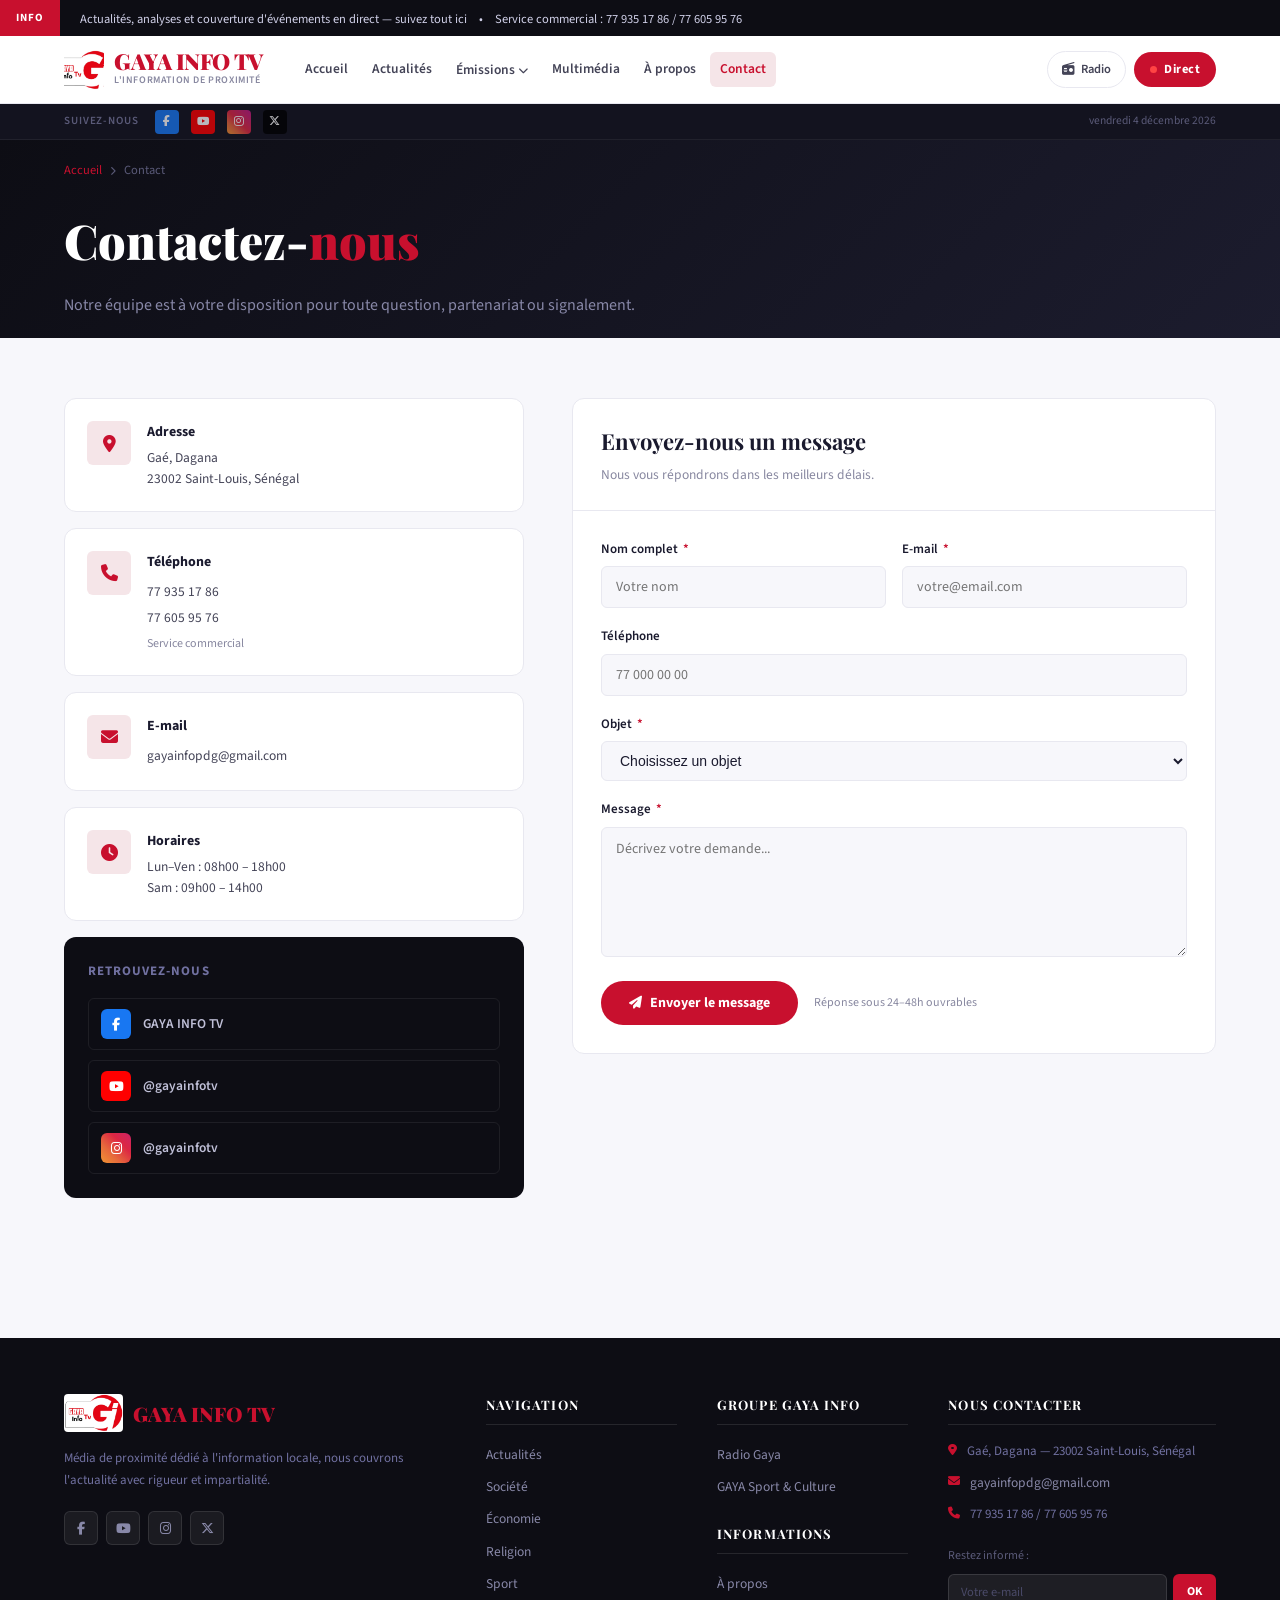
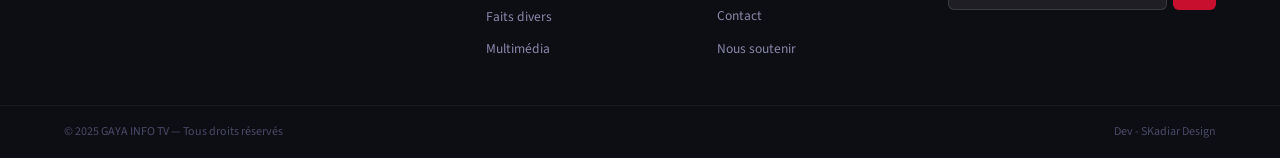
<file: contact.html>
<!DOCTYPE html>
<html lang="fr">
<head>
<meta charset="UTF-8">
<meta name="viewport" content="width=device-width, initial-scale=1.0">
<title>Contact — GAYA INFO TV</title>
<link rel="preconnect" href="https://fonts.googleapis.com">
<link rel="preconnect" href="https://fonts.gstatic.com" crossorigin>
<link href="https://fonts.googleapis.com/css2?family=Playfair+Display:wght@400;700;900&family=Source+Sans+3:wght@300;400;600;700&display=swap" rel="stylesheet">
<link rel="stylesheet" href="https://cdnjs.cloudflare.com/ajax/libs/font-awesome/6.5.1/css/all.min.css">
<link rel="stylesheet" href="style.css">
<style>
.page-hero {
  background: linear-gradient(135deg, var(--color-dark) 0%, var(--color-dark-3) 100%);
  padding: 20px 0 20px;
}
.page-hero h1 {
  font-family: var(--font-display);
  font-size: 48px;
  font-weight: 900;
  color: #fff;
  margin-bottom: 12px;
}
.page-hero h1 em { font-style: normal; color: var(--color-red); }
.page-hero p { font-size: 16px; color: #8888a8; }
.breadcrumb { display: flex; align-items: center; gap: 8px; font-size: 12.5px; color: #5a5a78; margin-bottom: 20px; }
.breadcrumb a { color: var(--color-red); }
.breadcrumb i { font-size: 9px; }

/* ---- CONTACT PAGE ---- */
.contact-page { padding: 60px 0 80px; }

.contact-layout {
  display: grid;
  grid-template-columns: 1fr 1.4fr;
  gap: 48px;
  align-items: start;
}

/* INFO CARDS */
.contact-info { display: flex; flex-direction: column; gap: 16px; }

.contact-info-card {
  background: var(--color-white);
  border: 1px solid var(--color-border);
  border-radius: var(--radius-lg);
  padding: 22px 22px;
  display: flex;
  gap: 16px;
  align-items: flex-start;
  transition: box-shadow 0.2s, transform 0.2s;
}
.contact-info-card:hover { box-shadow: var(--shadow-md); transform: translateY(-2px); }

.contact-info-icon {
  width: 44px;
  height: 44px;
  background: var(--color-red-light);
  border-radius: var(--radius);
  display: flex;
  align-items: center;
  justify-content: center;
  flex-shrink: 0;
}
.contact-info-icon i { font-size: 17px; color: var(--color-red); }

.contact-info-text h4 {
  font-size: 14px;
  font-weight: 700;
  color: var(--color-text);
  margin-bottom: 4px;
}
.contact-info-text p, .contact-info-text a {
  font-size: 13.5px;
  color: var(--color-text-2);
  line-height: 1.5;
}
.contact-info-text a:hover { color: var(--color-red); }

/* SOCIAL LINKS */
.contact-social-section {
  background: var(--color-dark);
  border-radius: var(--radius-lg);
  padding: 24px;
}
.contact-social-section h4 {
  font-size: 13px;
  font-weight: 700;
  color: #7070a0;
  text-transform: uppercase;
  letter-spacing: 0.08em;
  margin-bottom: 16px;
}
.contact-social-links { display: flex; flex-direction: column; gap: 10px; }
.contact-social-link {
  display: flex;
  align-items: center;
  gap: 12px;
  padding: 10px 12px;
  border-radius: var(--radius);
  font-size: 13.5px;
  font-weight: 600;
  color: #c0c0d8;
  transition: background 0.2s, color 0.2s;
  border: 1px solid rgba(255,255,255,0.07);
}
.contact-social-link:hover { background: rgba(255,255,255,0.07); color: #fff; }
.contact-social-link .csli {
  width: 30px;
  height: 30px;
  border-radius: 6px;
  display: flex;
  align-items: center;
  justify-content: center;
  font-size: 13px;
  flex-shrink: 0;
}
.csli-fb { background: #1877f2; color: #fff; }
.csli-yt { background: #ff0000; color: #fff; }
.csli-ig { background: linear-gradient(45deg, #f09433, #e6683c, #dc2743, #cc2366); color: #fff; }

/* ---- CONTACT FORM ---- */
.contact-form-card {
  background: var(--color-white);
  border: 1px solid var(--color-border);
  border-radius: var(--radius-lg);
  overflow: hidden;
}

.form-header {
  padding: 24px 28px;
  border-bottom: 1px solid var(--color-border);
}
.form-header h2 {
  font-family: var(--font-display);
  font-size: 22px;
  font-weight: 700;
  color: var(--color-text);
  margin-bottom: 4px;
}
.form-header p { font-size: 13.5px; color: var(--color-text-muted); }

.form-body { padding: 28px; }

.form-row { display: grid; grid-template-columns: 1fr 1fr; gap: 16px; }

.form-group { display: flex; flex-direction: column; gap: 6px; margin-bottom: 18px; }
.form-group:last-child { margin-bottom: 0; }

.form-group label {
  font-size: 13px;
  font-weight: 600;
  color: var(--color-text);
}

.form-group label .required { color: var(--color-red); margin-left: 2px; }

.form-group input,
.form-group select,
.form-group textarea {
  padding: 10px 14px;
  border: 1.5px solid var(--color-border);
  border-radius: var(--radius);
  font-size: 14px;
  color: var(--color-text);
  background: var(--color-bg);
  outline: none;
  transition: border-color 0.2s, background 0.2s;
  width: 100%;
}

.form-group input:focus,
.form-group select:focus,
.form-group textarea:focus {
  border-color: var(--color-red);
  background: #fff;
}

.form-group textarea {
  resize: vertical;
  min-height: 130px;
  line-height: 1.6;
}

.form-group select { cursor: pointer; }

.form-submit {
  display: flex;
  align-items: center;
  gap: 16px;
  margin-top: 24px;
}

.btn-submit {
  padding: 12px 28px;
  background: var(--color-red);
  color: #fff;
  border-radius: 999px;
  font-size: 14px;
  font-weight: 700;
  border: none;
  cursor: pointer;
  display: flex;
  align-items: center;
  gap: 8px;
  transition: background 0.2s, transform 0.1s;
}
.btn-submit:hover { background: var(--color-red-dark); transform: scale(1.02); }
.btn-submit i { font-size: 13px; }

.form-note { font-size: 12px; color: var(--color-text-muted); }

.success-message {
  display: none;
  background: #f0fff5;
  border: 1px solid #c6e8d9;
  border-radius: var(--radius);
  padding: 14px 18px;
  color: #1a7c4f;
  font-size: 14px;
  font-weight: 600;
  margin-top: 16px;
  align-items: center;
  gap: 10px;
}

@media (max-width: 900px) {
  .contact-layout { grid-template-columns: 1fr; }
  .page-hero h1 { font-size: 32px; }
}
@media (max-width: 600px) {
  .form-row { grid-template-columns: 1fr; }
  .form-body { padding: 20px; }
}
</style>
</head>
<body>

<!-- TICKER -->
<div class="ticker-wrap">
    <div class="ticker-label">INFO</div>
  <div class="ticker-content">
    <span> Actualités, analyses et couverture d'événements en direct — suivez tout ici &nbsp;&nbsp;&nbsp;•&nbsp;&nbsp;&nbsp; Service commercial : 77 935 17 86 / 77 605 95 76 </span>
  </div>
</div>

<!-- HEADER -->
<header class="site-header" id="site-header">
  <div class="header-inner">
    <a href="index.html" class="logo">
      <img src="gaya.jpg" alt="GAYA INFO TV" onerror="this.style.display='none'">
      <div class="logo-text">
        <span class="logo-name">GAYA INFO TV</span>
        <span class="logo-tagline">L'information de proximité</span>
      </div>
    </a>
    <nav class="main-nav" id="main-nav">
      <a href="index.html" class="nav-link">Accueil</a>
      <a href="actualites.html" class="nav-link">Actualités</a>
      <div class="nav-dropdown">
        <a href="#" class="nav-link dropdown-trigger">Émissions <i class="fa-solid fa-chevron-down" style="font-size:10px;"></i></a>
        <div class="dropdown-menu">
          <a href="societe.html"><i class="fa-solid fa-users"></i> Société</a>
          <a href="economie.html"><i class="fa-solid fa-chart-line"></i> Économie</a>
          <a href="religion.html"><i class="fa-solid fa-mosque"></i> Religion</a>
          <a href="sport.html"><i class="fa-solid fa-futbol"></i> Sport</a>
          <a href="faitsdivers.html"><i class="fa-solid fa-newspaper"></i> Faits divers</a>
        </div>
      </div>
      <a href="multimedia.html" class="nav-link">Multimédia</a>
      <a href="apropos.html" class="nav-link">À propos</a>
      <a href="contact.html" class="nav-link active">Contact</a>
    </nav>
    <div class="header-actions">
      <a href="#" class="btn-radio"><i class="fa-solid fa-radio"></i> Radio</a>
      <a href="index.html#live" class="btn-live"><span class="live-dot"></span> Direct</a>
      <button class="hamburger" id="hamburger"><span></span><span></span><span></span></button>
    </div>
  </div>
</header>

<!-- SOCIAL BAR -->
<div class="social-bar">
  <div class="social-bar-inner">
    <span class="social-bar-label">Suivez-nous</span>
    <a href="https://www.facebook.com/gayainfotv" target="_blank" rel="noopener" class="social-icon fb"><i class="fa-brands fa-facebook-f"></i></a>
    <a href="https://www.youtube.com/@gayainfotv" target="_blank" rel="noopener" class="social-icon yt"><i class="fa-brands fa-youtube"></i></a>
    <a href="#" class="social-icon ig"><i class="fa-brands fa-instagram"></i></a>
    <a href="#" class="social-icon tw"><i class="fa-brands fa-x-twitter"></i></a>
	<div class="social-bar-date" id="current-date"></div>
  </div>
</div>

<!-- PAGE HERO -->
<section class="page-hero">
  <div class="container">
    <div class="breadcrumb">
      <a href="index.html">Accueil</a>
      <i class="fa-solid fa-chevron-right"></i>
      <span>Contact</span>
    </div>
    <h1>Contactez-<em>nous</em></h1>
    <p>Notre équipe est à votre disposition pour toute question, partenariat ou signalement.</p>
  </div>
</section>

<!-- CONTACT CONTENT -->
<section class="contact-page">
  <div class="container">
    <div class="contact-layout">

      <!-- LEFT: INFO -->
      <div class="contact-info">

        <div class="contact-info-card">
          <div class="contact-info-icon"><i class="fa-solid fa-location-dot"></i></div>
          <div class="contact-info-text">
            <h4>Adresse</h4>
            <p>Gaé, Dagana<br>23002 Saint-Louis, Sénégal</p>
          </div>
        </div>

        <div class="contact-info-card">
          <div class="contact-info-icon"><i class="fa-solid fa-phone"></i></div>
          <div class="contact-info-text">
            <h4>Téléphone</h4>
            <a href="tel:+221779351786">77 935 17 86</a><br>
            <a href="tel:+221776059576">77 605 95 76</a>
            <p style="font-size:12px; color: var(--color-text-muted); margin-top: 4px;">Service commercial</p>
          </div>
        </div>

        <div class="contact-info-card">
          <div class="contact-info-icon"><i class="fa-solid fa-envelope"></i></div>
          <div class="contact-info-text">
            <h4>E-mail</h4>
            <a href="mailto:gayainfopdg@gmail.com">gayainfopdg@gmail.com</a>
          </div>
        </div>

        <div class="contact-info-card">
          <div class="contact-info-icon"><i class="fa-solid fa-clock"></i></div>
          <div class="contact-info-text">
            <h4>Horaires</h4>
            <p>Lun–Ven : 08h00 – 18h00<br>Sam : 09h00 – 14h00</p>
          </div>
        </div>

        <!-- SOCIAL -->
        <div class="contact-social-section">
          <h4>Retrouvez-nous</h4>
          <div class="contact-social-links">
            <a href="https://www.facebook.com/gayainfotv" target="_blank" rel="noopener" class="contact-social-link">
              <span class="csli csli-fb"><i class="fa-brands fa-facebook-f"></i></span>
              GAYA INFO TV
            </a>
            <a href="https://www.youtube.com/@gayainfotv" target="_blank" rel="noopener" class="contact-social-link">
              <span class="csli csli-yt"><i class="fa-brands fa-youtube"></i></span>
              @gayainfotv
            </a>
            <a href="#" class="contact-social-link">
              <span class="csli csli-ig"><i class="fa-brands fa-instagram"></i></span>
              @gayainfotv
            </a>
          </div>
        </div>

      </div>

      <!-- RIGHT: FORM -->
      <div class="contact-form-card">
        <div class="form-header">
          <h2>Envoyez-nous un message</h2>
          <p>Nous vous répondrons dans les meilleurs délais.</p>
        </div>
        <div class="form-body">
          <form id="contact-form" onsubmit="submitForm(event)">

            <div class="form-row">
              <div class="form-group">
                <label>Nom complet <span class="required">*</span></label>
                <input type="text" placeholder="Votre nom" required>
              </div>
              <div class="form-group">
                <label>E-mail <span class="required">*</span></label>
                <input type="email" placeholder="votre@email.com" required>
              </div>
            </div>

            <div class="form-group">
              <label>Téléphone</label>
              <input type="tel" placeholder="77 000 00 00">
            </div>

            <div class="form-group">
              <label>Objet <span class="required">*</span></label>
              <select required>
                <option value="" disabled selected>Choisissez un objet</option>
                <option>Partenariat commercial</option>
                <option>Signalement d'information</option>
                <option>Demande d'interview</option>
                <option>Publicité</option>
                <option>Autre demande</option>
              </select>
            </div>

            <div class="form-group">
              <label>Message <span class="required">*</span></label>
              <textarea placeholder="Décrivez votre demande..." required></textarea>
            </div>

            <div class="form-submit">
              <button type="submit" class="btn-submit">
                <i class="fa-solid fa-paper-plane"></i> Envoyer le message
              </button>
              <span class="form-note">Réponse sous 24–48h ouvrables</span>
            </div>

            <div class="success-message" id="success-msg">
              <i class="fa-solid fa-circle-check"></i>
              Votre message a été envoyé avec succès. Merci !
            </div>

          </form>
        </div>
      </div>

    </div>
  </div>
</section>

<!-- FOOTER -->
<footer class="site-footer">
  <div class="footer-top">
    <div class="container footer-grid">

      <div class="footer-col footer-brand">
        <a href="index.html" class="footer-logo">
          <img src="gaya.jpg" alt="GAYA INFO TV" onerror="this.style.display='none'">
          <span>GAYA INFO TV</span>
        </a>
        <p class="footer-about">Média de proximité dédié à l'information locale, nous couvrons l'actualité avec rigueur et impartialité.</p>
        <div class="footer-socials">
          <a href="https://www.facebook.com/gayainfotv" target="_blank" rel="noopener" aria-label="Facebook"><i class="fa-brands fa-facebook-f"></i></a>
          <a href="https://www.youtube.com/@gayainfotv" target="_blank" rel="noopener" aria-label="YouTube"><i class="fa-brands fa-youtube"></i></a>
          <a href="#" aria-label="Instagram"><i class="fa-brands fa-instagram"></i></a>
          <a href="#" aria-label="X/Twitter"><i class="fa-brands fa-x-twitter"></i></a>
        </div>
      </div>

      <div class="footer-col">
        <h4>Navigation</h4>
        <ul>
          <li><a href="actualites.html">Actualités</a></li>
          <li><a href="societe.html">Société</a></li>
          <li><a href="economie.html">Économie</a></li>
          <li><a href="religion.html">Religion</a></li>
          <li><a href="sport.html">Sport</a></li>
          <li><a href="faitsdivers.html">Faits divers</a></li>
          <li><a href="multimedia.html">Multimédia</a></li>
        </ul>
      </div>

      <div class="footer-col">
        <h4>Groupe GAYA INFO</h4>
        <ul>
          <li><a href="#">Radio Gaya</a></li>
          <li><a href="#">GAYA Sport & Culture</a></li>
        </ul>
        <h4 style="margin-top: 1.5rem;">Informations</h4>
        <ul>
          <li><a href="apropos.html">À propos</a></li>
          <li><a href="contact.html">Contact</a></li>
          <li><a href="don.html">Nous soutenir</a></li>
        </ul>
      </div>

      <div class="footer-col footer-contact">
        <h4>Nous contacter</h4>
        <ul class="contact-list">
          <li><i class="fa-solid fa-location-dot"></i> Gaé, Dagana — 23002 Saint-Louis, Sénégal</li>
          <li><i class="fa-solid fa-envelope"></i> <a href="mailto:gayainfopdg@gmail.com">gayainfopdg@gmail.com</a></li>
          <li><i class="fa-solid fa-phone"></i> 77 935 17 86 / 77 605 95 76</li>
        </ul>
        <div class="footer-newsletter">
          <p>Restez informé :</p>
          <form class="footer-form" onsubmit="subscribeNewsletter(event)">
            <input type="email" placeholder="Votre e-mail">
            <button type="submit">OK</button>
          </form>
        </div>
      </div>

    </div>
  </div>
  <div class="footer-bottom">
    <div class="footer-bottom-inner">
      <span>© 2025 GAYA INFO TV — Tous droits réservés</span>
      <span>Dev - </i> SKadiar Design</span>
    </div>
  </div>
</footer>
<!-- TOAST BIENTÔT DISPONIBLE -->
<div class="toast-soon" id="toast-soon">
  <div class="toast-soon-icon">
    <i class="fa-solid fa-radio"></i>
  </div>
  <div class="toast-soon-text">
    <div class="toast-soon-title">Bientôt disponible</div>
    <div class="toast-soon-sub">Cette fonctionnalité arrive très prochainement ✨</div>
  </div>
  <button class="toast-soon-close" onclick="hideToast()">
    <i class="fa-solid fa-xmark"></i>
  </button>
</div>

<script src="script.js"></script>
<script>
function submitForm(e) {
  e.preventDefault();
  const form = e.target;
  const msg = document.getElementById('success-msg');
  const btn = form.querySelector('.btn-submit');

  btn.innerHTML = '<i class="fa-solid fa-spinner fa-spin"></i> Envoi...';
  btn.disabled = true;

  setTimeout(() => {
    msg.style.display = 'flex';
    btn.innerHTML = '<i class="fa-solid fa-check"></i> Envoyé !';
    btn.style.background = '#1a7c4f';
    form.reset();
  }, 1200);
}
</script>
</body>
</html>
</file>
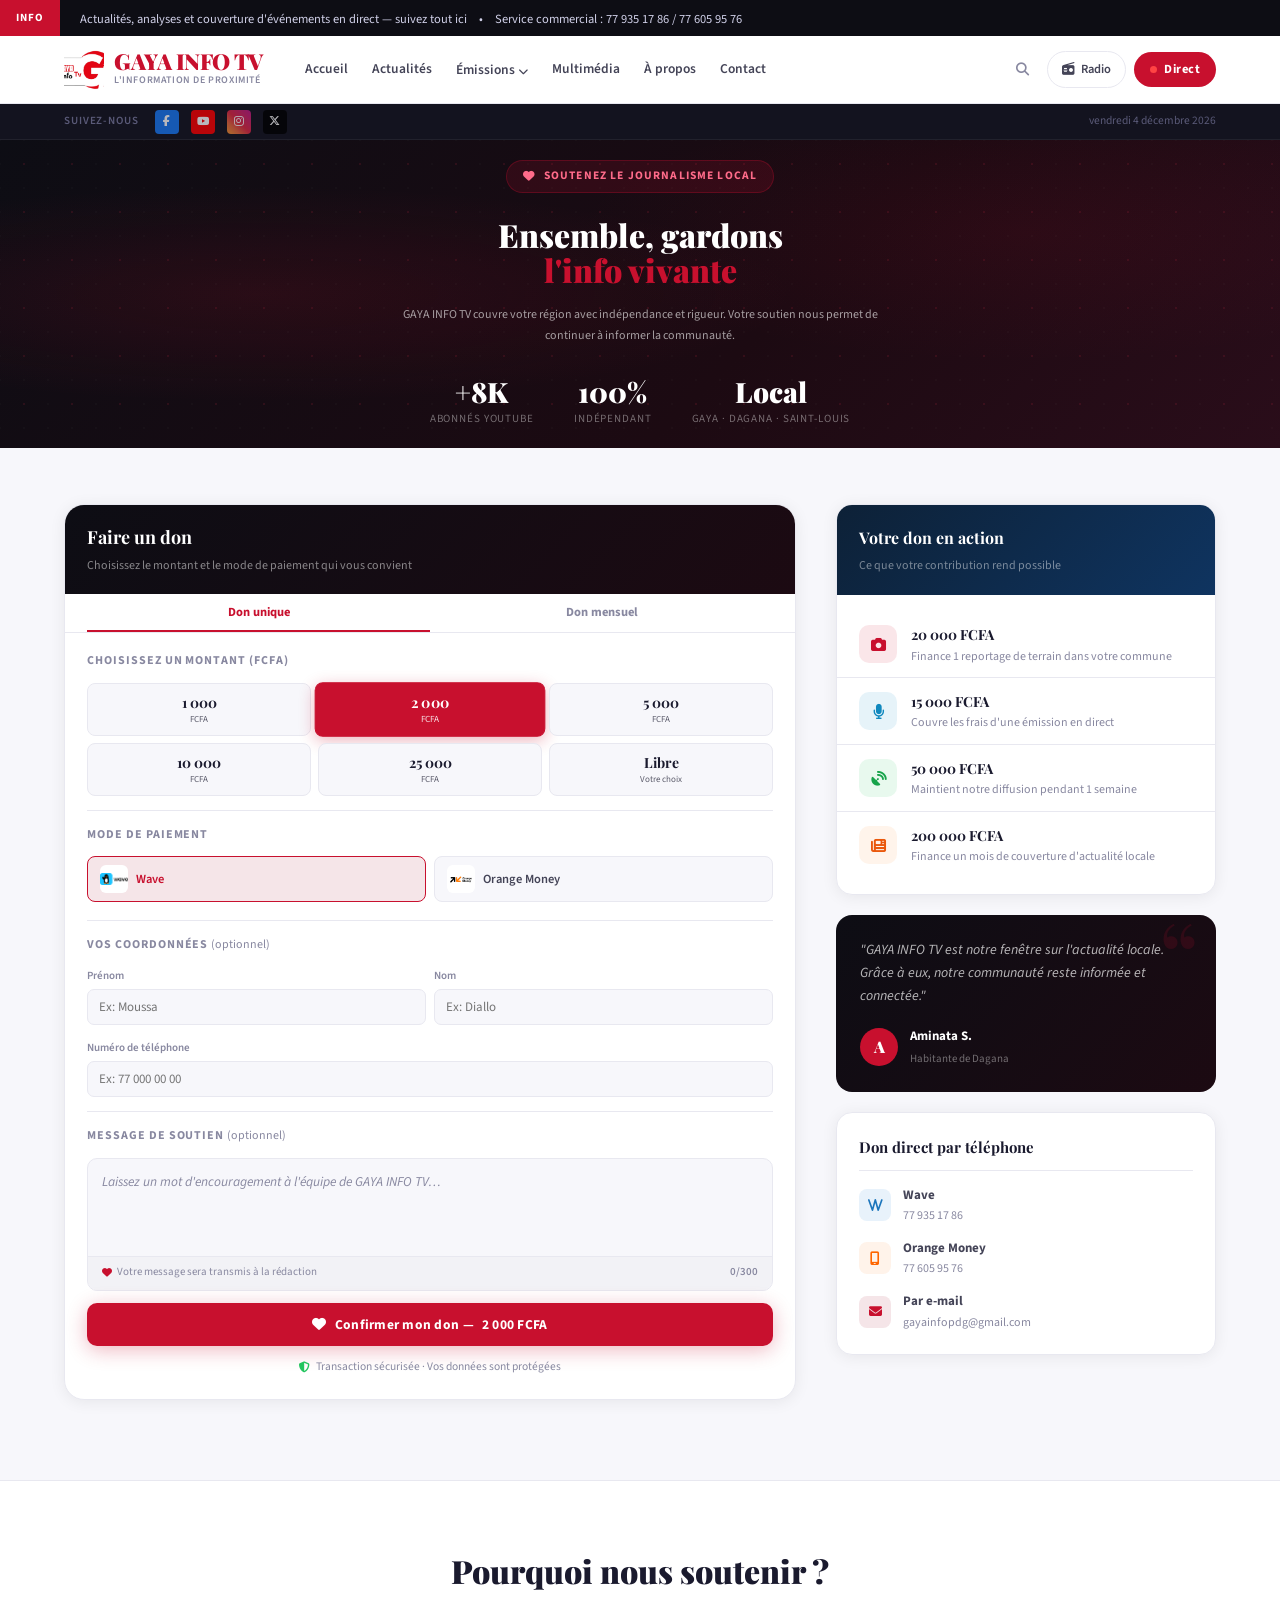
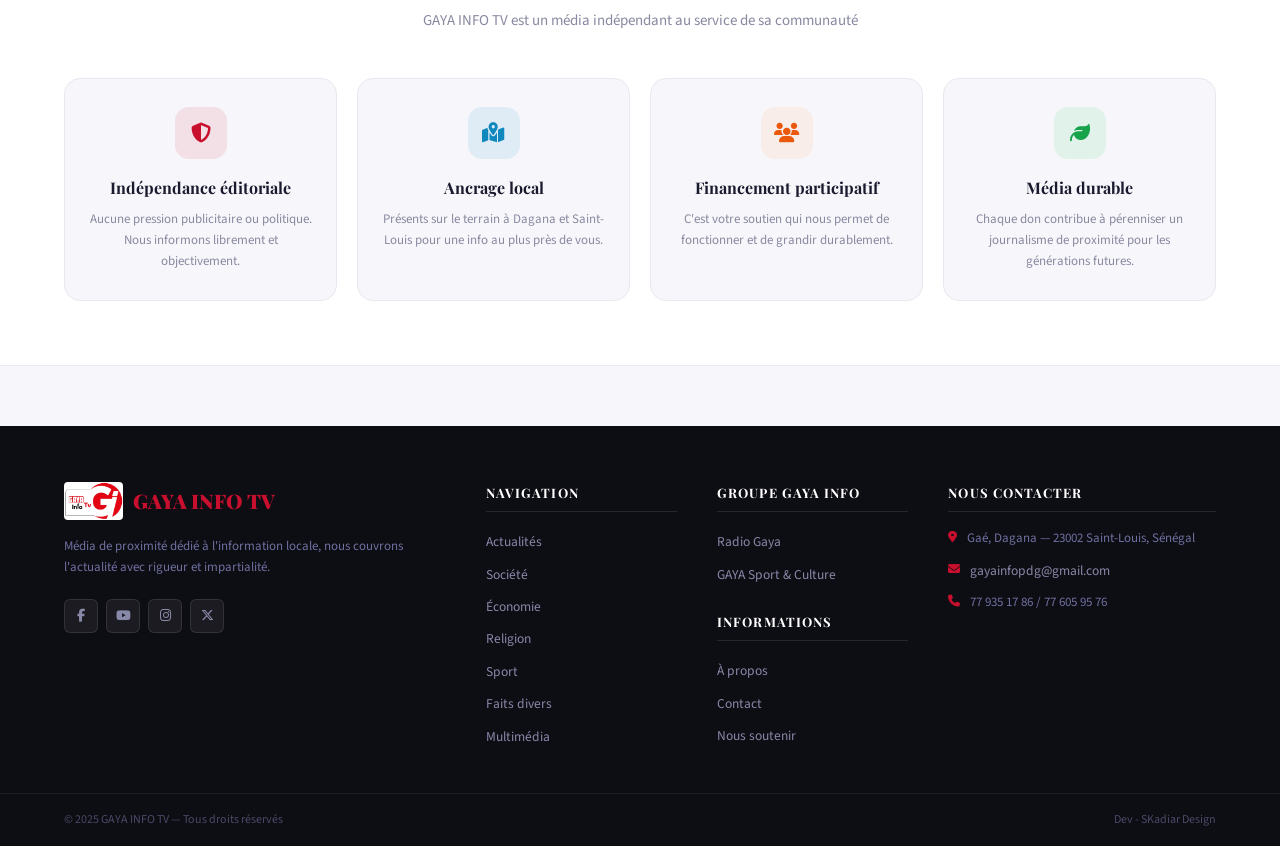
<file: don.html>
<!DOCTYPE html>
<html lang="fr">
<head>
<meta charset="UTF-8">
<meta name="viewport" content="width=device-width, initial-scale=1.0">
<title>Nous soutenir — GAYA INFO TV</title>
<meta name="description" content="Soutenez GAYA INFO TV, média de proximité indépendant de Dagana, Saint-Louis.">
<link rel="preconnect" href="https://fonts.googleapis.com">
<link rel="preconnect" href="https://fonts.gstatic.com" crossorigin>
<link href="https://fonts.googleapis.com/css2?family=Playfair+Display:wght@400;700;900&family=Source+Sans+3:wght@300;400;600;700&display=swap" rel="stylesheet">
<link rel="stylesheet" href="https://cdnjs.cloudflare.com/ajax/libs/font-awesome/6.5.1/css/all.min.css">
<link rel="stylesheet" href="style.css">
<style>

/* ================================================
   PAGE DON — STYLES SPÉCIFIQUES
   ================================================ */

/* HERO DON */
.don-hero {
  background: linear-gradient(135deg, var(--color-dark) 0%, #1c0a12 60%, #2a0d1a 100%);
  padding: 20px 0 20px;
  position: relative;
  overflow: hidden;
  text-align: center;
}

.don-hero::before {
  content: '';
  position: absolute;
  inset: 0;
  background:
    radial-gradient(ellipse 60% 50% at 20% 50%, rgba(200,16,46,0.12) 0%, transparent 70%),
    radial-gradient(ellipse 50% 60% at 80% 30%, rgba(200,16,46,0.08) 0%, transparent 70%);
  pointer-events: none;
}

/* Particules décoratives */
.don-hero::after {
  content: '';
  position: absolute;
  inset: 0;
  background-image:
    radial-gradient(circle, rgba(200,16,46,0.25) 1px, transparent 1px),
    radial-gradient(circle, rgba(255,255,255,0.04) 1px, transparent 1px);
  background-size: 48px 48px, 24px 24px;
  background-position: 0 0, 12px 12px;
  pointer-events: none;
  opacity: 0.5;
}

.don-hero-inner {
  position: relative;
  z-index: 2;
  max-width: 680px;
  margin: 0 auto;
  padding: 0 24px;
}

.don-hero-badge {
  display: inline-flex;
  align-items: center;
  gap: 8px;
  background: rgba(200,16,46,0.15);
  border: 1px solid rgba(200,16,46,0.3);
  border-radius: 999px;
  padding: 6px 16px;
  font-size: 11.5px;
  font-weight: 700;
  color: #ff6b8a;
  text-transform: uppercase;
  letter-spacing: 0.1em;
  margin-bottom: 24px;
  animation: fadeInUp 0.5s ease both;
}

.don-hero-badge i {
  animation: heartbeat 2s ease-in-out infinite;
}

.don-hero h1 {
  font-family: var(--font-display);
  font-size: clamp(12px, 5vw, 32px);
  font-weight: 900;
  color: #fff;
  line-height: 1.1;
  margin-bottom: 18px;
  animation: fadeInUp 0.5s 0.1s ease both;
}

.don-hero h1 em {
  font-style: normal;
  color: var(--color-red);
}

.don-hero p {
  font-size: 12px;
  color: rgba(255,255,255,0.6);
  line-height: 1.7;
  max-width: 520px;
  margin: 0 auto 32px;
  animation: fadeInUp 0.5s 0.2s ease both;
}

.don-hero-stats {
  display: flex;
  justify-content: center;
  gap: 40px;
  animation: fadeInUp 0.5s 0.3s ease both;
}

.don-stat {
  text-align: center;
}

.don-stat-num {
  font-family: var(--font-display);
  font-size: 28px;
  font-weight: 900;
  color: #fff;
  line-height: 1;
  margin-bottom: 4px;
}

.don-stat-label {
  font-size: 11px;
  color: rgba(255,255,255,0.4);
  text-transform: uppercase;
  letter-spacing: 0.08em;
}

/* ================================================
   MAIN DON SECTION
   ================================================ */
.don-main {
  padding: 56px 0 80px;
}

.don-layout {
  display: grid;
  grid-template-columns: 1fr 380px;
  gap: 40px;
  align-items: start;
  max-width: var(--max-w);
  margin: 0 auto;
  padding: 0 24px;
}

/* ================================================
   FORMULAIRE DON
   ================================================ */
.don-form-card {
  background: var(--color-white);
  border-radius: 20px;
  border: 1px solid var(--color-border);
  overflow: hidden;
  box-shadow: var(--shadow);
  animation: fadeInUp 0.5s 0.1s ease both;
}

.don-form-header {
  background: linear-gradient(135deg, var(--color-dark) 0%, #1c0a12 100%);
  padding: 18px 22px;
}

.don-form-header h2 {
  font-family: var(--font-display);
  font-size: 18px;
  font-weight: 700;
  color: #fff;
  margin-bottom: 3px;
}

.don-form-header p {
  font-size: 12px;
  color: rgba(255,255,255,0.5);
}

/* TABS UNIQUE / MENSUEL */
.don-tabs {
  display: flex;
  padding: 0 22px;
  gap: 0;
  border-bottom: 1px solid var(--color-border);
}

.don-tab {
  flex: 1;
  padding: 9px 12px;
  font-size: 12.5px;
  font-weight: 700;
  color: var(--color-text-muted);
  border-bottom: 2px solid transparent;
  text-align: center;
  cursor: pointer;
  transition: color 0.2s, border-color 0.2s;
  background: none;
  border-top: none;
  border-left: none;
  border-right: none;
}

.don-tab.active {
  color: var(--color-red);
  border-bottom-color: var(--color-red);
}

/* MONTANTS */
.don-form-body {
  padding: 18px 22px 22px;
}

.don-field-label {
  font-size: 12px;
  font-weight: 700;
  color: var(--color-text-muted);
  text-transform: uppercase;
  letter-spacing: 0.08em;
  margin-bottom: 12px;
}

.don-amounts {
  display: grid;
  grid-template-columns: repeat(3, 1fr);
  gap: 7px;
  margin-bottom: 10px;
}

.don-amount-btn {
  padding: 9px 6px;
  border: 1.5px solid var(--color-border);
  border-radius: 8px;
  font-family: var(--font-display);
  font-size: 14px;
  font-weight: 700;
  color: var(--color-text);
  background: var(--color-bg);
  cursor: pointer;
  transition: all 0.2s;
  text-align: center;
  position: relative;
  overflow: hidden;
}

.don-amount-btn:hover {
  border-color: var(--color-red);
  color: var(--color-red);
  background: var(--color-red-light);
}

.don-amount-btn.selected {
  border-color: var(--color-red);
  background: var(--color-red);
  color: #fff;
  transform: scale(1.03);
  box-shadow: 0 4px 16px rgba(200,16,46,0.3);
}

.don-amount-btn .amount-sub {
  display: block;
  font-family: var(--font-body);
  font-size: 9px;
  font-weight: 400;
  opacity: 0.7;
  margin-top: 1px;
}

.don-amount-btn.selected .amount-sub { opacity: 0.85; }

/* INPUT LIBRE */
.don-free-input {
  position: relative;
  margin-bottom: 24px;
}

.don-free-input input {
  width: 100%;
  padding: 12px 16px 12px 44px;
  border: 1.5px solid var(--color-border);
  border-radius: 10px;
  font-size: 15px;
  font-weight: 600;
  color: var(--color-text);
  background: var(--color-bg);
  outline: none;
  transition: border-color 0.2s, background 0.2s;
}

.don-free-input input:focus {
  border-color: var(--color-red);
  background: #fff;
}

.don-free-input .currency {
  position: absolute;
  left: 16px;
  top: 50%;
  transform: translateY(-50%);
  font-size: 13px;
  font-weight: 700;
  color: var(--color-text-muted);
  pointer-events: none;
}

/* PAIEMENT */
.don-payment-label {
  font-size: 12px;
  font-weight: 700;
  color: var(--color-text-muted);
  text-transform: uppercase;
  letter-spacing: 0.08em;
  margin-bottom: 12px;
}

.don-payment-methods {
  display: grid;
  grid-template-columns: 1fr 1fr;
  gap: 8px;
  margin-bottom: 18px;
}

.don-payment-btn {
  display: flex;
  align-items: center;
  gap: 8px;
  padding: 8px 12px;
  border: 1.5px solid var(--color-border);
  border-radius: 8px;
  background: var(--color-bg);
  cursor: pointer;
  transition: all 0.2s;
  font-size: 12.5px;
  font-weight: 600;
  color: var(--color-text-2);
}

.don-payment-btn:hover {
  border-color: var(--color-red);
  background: var(--color-red-light);
}

.don-payment-btn.selected {
  border-color: var(--color-red);
  background: var(--color-red-light);
  color: var(--color-red);
}

.don-payment-icon {
  width: 28px;
  height: 28px;
  border-radius: 6px;
  display: flex;
  align-items: center;
  justify-content: center;
  font-size: 12px;
  font-weight: 900;
  flex-shrink: 0;
  overflow: hidden;
}

.pay-wave .don-payment-icon { background: white; }
.pay-orange .don-payment-icon { background: white; border-radius: 6px; }

/* COORDONNÉES */
.don-info-grid {
  display: grid;
  grid-template-columns: 1fr 1fr;
  gap: 8px;
  margin-bottom: 14px;
}

.don-info-grid.full { grid-template-columns: 1fr; }

.don-input-wrap {
  display: flex;
  flex-direction: column;
  gap: 4px;
}

.don-input-wrap label {
  font-size: 11px;
  font-weight: 600;
  color: var(--color-text-muted);
}

.don-input-wrap input,
.don-input-wrap select {
  padding: 8px 11px;
  border: 1.5px solid var(--color-border);
  border-radius: 7px;
  font-size: 13px;
  color: var(--color-text);
  background: var(--color-bg);
  outline: none;
  transition: border-color 0.2s, background 0.2s;
  appearance: none;
}

.don-input-wrap input:focus,
.don-input-wrap select:focus {
  border-color: var(--color-red);
  background: #fff;
}

/* BOUTON SUBMIT */
.don-submit {
  width: 100%;
  padding: 12px;
  background: var(--color-red);
  color: #fff;
  border-radius: 10px;
  font-size: 13.5px;
  font-weight: 700;
  display: flex;
  align-items: center;
  justify-content: center;
  gap: 8px;
  cursor: pointer;
  transition: background 0.2s, transform 0.15s, box-shadow 0.2s;
  border: none;
  font-family: var(--font-body);
  letter-spacing: 0.02em;
  margin-bottom: 12px;
  box-shadow: 0 4px 20px rgba(200,16,46,0.3);
}

.don-submit:hover {
  background: var(--color-red-dark);
  transform: translateY(-1px);
  box-shadow: 0 6px 28px rgba(200,16,46,0.4);
}

.don-submit:active { transform: translateY(0); }

.don-submit i { font-size: 14px; }

.don-secure-note {
  display: flex;
  align-items: center;
  justify-content: center;
  gap: 6px;
  font-size: 11.5px;
  color: var(--color-text-muted);
}

.don-secure-note i { color: #22c55e; font-size: 11px; }

/* ================================================
   SIDEBAR DON
   ================================================ */
.don-sidebar {
  display: flex;
  flex-direction: column;
  gap: 20px;
  animation: fadeInUp 0.5s 0.2s ease both;
}

/* IMPACT CARD */
.impact-card {
  background: var(--color-white);
  border-radius: 16px;
  border: 1px solid var(--color-border);
  overflow: hidden;
  box-shadow: var(--shadow);
}

.impact-card-header {
  background: linear-gradient(135deg, #0d2137 0%, #0f3460 100%);
  padding: 20px 22px;
}

.impact-card-header h3 {
  font-family: var(--font-display);
  font-size: 16px;
  font-weight: 700;
  color: #fff;
  margin-bottom: 4px;
}

.impact-card-header p {
  font-size: 12px;
  color: rgba(255,255,255,0.45);
}

.impact-list {
  padding: 16px 0;
}

.impact-item {
  display: flex;
  align-items: center;
  gap: 14px;
  padding: 12px 22px;
  border-bottom: 1px solid var(--color-border);
  transition: background 0.15s;
}

.impact-item:last-child { border-bottom: none; }
.impact-item:hover { background: var(--color-bg); }

.impact-icon {
  width: 38px;
  height: 38px;
  border-radius: 10px;
  display: flex;
  align-items: center;
  justify-content: center;
  font-size: 15px;
  flex-shrink: 0;
}

.impact-icon.red { background: rgba(200,16,46,0.1); color: var(--color-red); }
.impact-icon.blue { background: rgba(16,136,190,0.1); color: #1088be; }
.impact-icon.green { background: rgba(34,197,94,0.1); color: #16a34a; }
.impact-icon.orange { background: rgba(251,146,60,0.1); color: #ea580c; }

.impact-text {}

.impact-amount {
  font-family: var(--font-display);
  font-size: 14px;
  font-weight: 700;
  color: var(--color-text);
  margin-bottom: 2px;
}

.impact-desc {
  font-size: 12px;
  color: var(--color-text-muted);
  line-height: 1.4;
}

/* TÉMOIGNAGE */
.temoignage-card {
  background: linear-gradient(135deg, var(--color-dark) 0%, #1c0a12 100%);
  border-radius: 16px;
  padding: 24px;
  position: relative;
  overflow: hidden;
}

.temoignage-card::before {
  content: '\201C';
  position: absolute;
  top: -10px;
  right: 16px;
  font-family: var(--font-display);
  font-size: 100px;
  color: rgba(200,16,46,0.15);
  line-height: 1;
  pointer-events: none;
}

.temoignage-text {
  font-size: 14px;
  color: rgba(255,255,255,0.7);
  line-height: 1.65;
  font-style: italic;
  margin-bottom: 18px;
  position: relative;
  z-index: 1;
}

.temoignage-author {
  display: flex;
  align-items: center;
  gap: 12px;
  position: relative;
  z-index: 1;
}

.temoignage-avatar {
  width: 38px;
  height: 38px;
  border-radius: 50%;
  background: var(--color-red);
  display: flex;
  align-items: center;
  justify-content: center;
  font-family: var(--font-display);
  font-size: 16px;
  font-weight: 900;
  color: #fff;
  flex-shrink: 0;
}

.temoignage-name {
  font-size: 13px;
  font-weight: 700;
  color: #fff;
  margin-bottom: 2px;
}

.temoignage-role {
  font-size: 11px;
  color: rgba(255,255,255,0.4);
}

/* CONTACT DON */
.don-contact-card {
  background: var(--color-white);
  border-radius: 16px;
  border: 1px solid var(--color-border);
  padding: 22px;
  box-shadow: var(--shadow);
}

.don-contact-card h4 {
  font-family: var(--font-display);
  font-size: 15px;
  font-weight: 700;
  color: var(--color-text);
  margin-bottom: 14px;
  padding-bottom: 10px;
  border-bottom: 1px solid var(--color-border);
}

.don-contact-list {
  display: flex;
  flex-direction: column;
  gap: 12px;
}

.don-contact-item {
  display: flex;
  align-items: center;
  gap: 12px;
  font-size: 13px;
  color: var(--color-text-2);
}

.don-contact-item i {
  width: 32px;
  height: 32px;
  border-radius: 8px;
  display: flex;
  align-items: center;
  justify-content: center;
  font-size: 13px;
  flex-shrink: 0;
}

.don-contact-item .don-payment-icon.ic-wave { background: #e8f2fb; color: #1b75bc; width:32px; height:32px; }
.don-contact-item .don-payment-icon.ic-orange { background: #fff3ea; color: #ff6600; width:32px; height:32px; }
.don-contact-item .don-payment-icon.ic-mail { background: var(--color-red-light); color: var(--color-red); width:32px; height:32px; }

/* MESSAGE DE SOUTIEN */
.don-message-wrap {
  border: 1.5px solid var(--color-border);
  border-radius: 10px;
  overflow: hidden;
  background: var(--color-bg);
  transition: border-color 0.2s, background 0.2s;
}

.don-message-wrap:focus-within {
  border-color: var(--color-red);
  background: #fff;
}

.don-message-wrap textarea {
  width: 100%;
  padding: 12px 14px;
  border: none;
  background: transparent;
  font-size: 13.5px;
  color: var(--color-text);
  resize: none;
  outline: none;
  font-family: var(--font-body);
  line-height: 1.6;
}

.don-message-wrap textarea::placeholder {
  color: var(--color-text-muted);
  font-style: italic;
}

.don-message-footer {
  display: flex;
  justify-content: space-between;
  align-items: center;
  padding: 6px 14px 8px;
  border-top: 1px solid var(--color-border);
  background: rgba(0,0,0,0.02);
}

.don-message-hint {
  font-size: 11px;
  color: var(--color-text-muted);
  display: flex;
  align-items: center;
  gap: 5px;
}

.don-char-count {
  font-size: 11px;
  color: var(--color-text-muted);
  font-weight: 600;
  font-variant-numeric: tabular-nums;
}

/* SUCCESS MESSAGE BOX */
.success-message-box {
  background: var(--color-bg);
  border: 1px solid var(--color-border);
  border-left: 3px solid var(--color-red);
  border-radius: 10px;
  padding: 14px 18px;
  margin: 0 auto 24px;
  max-width: 340px;
  text-align: left;
  position: relative;
}

.success-message-box i {
  color: var(--color-red);
  font-size: 14px;
  margin-bottom: 6px;
  display: block;
  opacity: 0.6;
}

.success-message-box p {
  font-size: 13.5px;
  color: var(--color-text-2);
  font-style: italic;
  line-height: 1.55;
}

/* ================================================
   ================================================ */
.don-success {
  display: none;
  text-align: center;
  padding: 48px 32px;
}

.don-success.show { display: block; }
.don-form-body.hidden { display: none; }
.don-tabs.hidden { display: none; }

.success-icon {
  width: 72px;
  height: 72px;
  background: linear-gradient(135deg, #22c55e, #16a34a);
  border-radius: 50%;
  display: flex;
  align-items: center;
  justify-content: center;
  font-size: 28px;
  color: #fff;
  margin: 0 auto 20px;
  animation: successPop 0.5s cubic-bezier(0.34, 1.56, 0.64, 1) both;
}

@keyframes successPop {
  from { transform: scale(0); opacity: 0; }
  to { transform: scale(1); opacity: 1; }
}

.success-title {
  font-family: var(--font-display);
  font-size: 24px;
  font-weight: 700;
  color: var(--color-text);
  margin-bottom: 10px;
}

.success-text {
  font-size: 14px;
  color: var(--color-text-2);
  line-height: 1.6;
  margin-bottom: 24px;
  max-width: 340px;
  margin-left: auto;
  margin-right: auto;
}

.success-back {
  display: inline-flex;
  align-items: center;
  gap: 8px;
  padding: 11px 24px;
  background: var(--color-red);
  color: #fff;
  border-radius: 999px;
  font-size: 13px;
  font-weight: 700;
  transition: background 0.2s;
  cursor: pointer;
  border: none;
  font-family: var(--font-body);
}

.success-back:hover { background: var(--color-red-dark); }

/* ================================================
   WHY SECTION
   ================================================ */
.don-why {
  background: var(--color-white);
  border-top: 1px solid var(--color-border);
  border-bottom: 1px solid var(--color-border);
  padding: 64px 0;
}

.don-why .container {
  text-align: center;
  margin-bottom: 44px;
}

.don-why-title {
  font-family: var(--font-display);
  font-size: 32px;
  font-weight: 900;
  color: var(--color-text);
  margin-bottom: 12px;
}

.don-why-sub {
  font-size: 15px;
  color: var(--color-text-muted);
  max-width: 500px;
  margin: 0 auto;
}

.don-why-grid {
  max-width: var(--max-w);
  margin: 0 auto;
  padding: 0 24px;
  display: grid;
  grid-template-columns: repeat(4, 1fr);
  gap: 20px;
}

.why-card {
  background: var(--color-bg);
  border-radius: 16px;
  border: 1px solid var(--color-border);
  padding: 28px 22px;
  text-align: center;
  transition: transform 0.2s, box-shadow 0.2s;
}

.why-card:hover {
  transform: translateY(-4px);
  box-shadow: var(--shadow-md);
}

.why-card-icon {
  width: 52px;
  height: 52px;
  border-radius: 14px;
  display: flex;
  align-items: center;
  justify-content: center;
  font-size: 20px;
  margin: 0 auto 16px;
}

.why-card:nth-child(1) .why-card-icon { background: rgba(200,16,46,0.1); color: var(--color-red); }
.why-card:nth-child(2) .why-card-icon { background: rgba(16,136,190,0.1); color: #1088be; }
.why-card:nth-child(3) .why-card-icon { background: rgba(251,146,60,0.1); color: #ea580c; }
.why-card:nth-child(4) .why-card-icon { background: rgba(34,197,94,0.1); color: #16a34a; }

.why-card h4 {
  font-family: var(--font-display);
  font-size: 16px;
  font-weight: 700;
  color: var(--color-text);
  margin-bottom: 8px;
}

.why-card p {
  font-size: 13px;
  color: var(--color-text-muted);
  line-height: 1.6;
}

/* ================================================
   RESPONSIVE DON
   ================================================ */
@media (max-width: 900px) {
  .don-layout {
    grid-template-columns: 1fr;
  }
  .don-why-grid {
    grid-template-columns: 1fr 1fr;
  }
  .don-hero-stats {
    gap: 24px;
  }
}

@media (max-width: 600px) {
  .don-amounts { grid-template-columns: repeat(3, 1fr); }
  .don-payment-methods { grid-template-columns: 1fr; }
  .don-info-grid { grid-template-columns: 1fr; }
  .don-why-grid { grid-template-columns: 1fr; }
  .don-hero-stats { flex-wrap: wrap; gap: 20px; }
  .don-form-header { padding: 22px 22px; }
  .don-form-body { padding: 22px 22px 26px; }
}

</style>
</head>
<body>

<!-- BREAKING NEWS TICKER -->
<div class="ticker-wrap">
  <div class="ticker-label">INFO</div>
  <div class="ticker-content">
    <span> Actualités, analyses et couverture d'événements en direct — suivez tout ici &nbsp;&nbsp;&nbsp;•&nbsp;&nbsp;&nbsp; Service commercial : 77 935 17 86 / 77 605 95 76 </span>
  </div>
</div>

<!-- HEADER -->
<header class="site-header" id="site-header">
  <div class="header-inner">
    <a href="index.html" class="logo">
      <img src="gaya.jpg" alt="GAYA INFO TV" onerror="this.style.display='none'">
      <div class="logo-text">
        <span class="logo-name">GAYA INFO TV</span>
        <span class="logo-tagline">L'information de proximité</span>
      </div>
    </a>
    <nav class="main-nav" id="main-nav">
      <a href="index.html" class="nav-link">Accueil</a>
      <a href="actualites.html" class="nav-link">Actualités</a>
      <div class="nav-dropdown">
        <a href="#" class="nav-link dropdown-trigger">Émissions <i class="fa-solid fa-chevron-down chevron-icon" style="font-size:10px;"></i></a>
        <div class="dropdown-menu">
          <a href="societe.html"><i class="fa-solid fa-users"></i> Société</a>
          <a href="economie.html"><i class="fa-solid fa-chart-line"></i> Économie</a>
          <a href="religion.html"><i class="fa-solid fa-mosque"></i> Religion</a>
          <a href="sport.html"><i class="fa-solid fa-futbol"></i> Sport</a>
          <a href="faitsdivers.html"><i class="fa-solid fa-newspaper"></i> Faits divers</a>
        </div>
      </div>
      <a href="multimedia.html" class="nav-link">Multimédia</a>
      <a href="apropos.html" class="nav-link">À propos</a>
      <a href="contact.html" class="nav-link">Contact</a>
    </nav>
    <div class="header-actions">
      <button class="btn-search" id="search-toggle" aria-label="Recherche"><i class="fa-solid fa-magnifying-glass"></i></button>
      <a href="#" class="btn-radio"><i class="fa-solid fa-radio"></i> Radio</a>
      <a href="#live" class="btn-live"><span class="live-dot"></span> Direct</a>
      <button class="hamburger" id="hamburger" aria-label="Menu"><span></span><span></span><span></span></button>
    </div>
  </div>
  <div class="search-bar" id="search-bar">
    <div class="search-inner">
      <i class="fa-solid fa-magnifying-glass"></i>
      <input type="text" placeholder="Rechercher une actualité, une émission...">
      <button class="search-close" id="search-close"><i class="fa-solid fa-xmark"></i></button>
    </div>
  </div>
</header>

<!-- SOCIAL BAR -->
<div class="social-bar">
  <div class="social-bar-inner">
    <span class="social-bar-label">Suivez-nous</span>
    <a href="https://www.facebook.com/gayainfotv" target="_blank" rel="noopener" class="social-icon fb"><i class="fa-brands fa-facebook-f"></i></a>
    <a href="https://www.youtube.com/@gayainfotv" target="_blank" rel="noopener" class="social-icon yt"><i class="fa-brands fa-youtube"></i></a>
    <a href="#" class="social-icon ig"><i class="fa-brands fa-instagram"></i></a>
    <a href="#" class="social-icon tw"><i class="fa-brands fa-x-twitter"></i></a>
    <div class="social-bar-date" id="current-date"></div>
  </div>
</div>

<!-- HERO DON -->
<section class="don-hero">
  <div class="don-hero-inner">
    <div class="don-hero-badge">
      <i class="fa-solid fa-heart"></i>
      Soutenez le journalisme local
    </div>
    <h1>Ensemble, gardons<br><em>l'info vivante</em></h1>
    <p>GAYA INFO TV couvre votre région avec indépendance et rigueur. Votre soutien nous permet de continuer à informer la communauté.</p>
    <div class="don-hero-stats">
      <div class="don-stat">
        <div class="don-stat-num">+8K</div>
        <div class="don-stat-label">Abonnés YouTube</div>
      </div>
      <div class="don-stat">
        <div class="don-stat-num">100%</div>
        <div class="don-stat-label">Indépendant</div>
      </div>
      <div class="don-stat">
        <div class="don-stat-num">Local</div>
        <div class="don-stat-label">Gaya · Dagana · Saint-Louis</div>
      </div>
    </div>
  </div>
</section>

<!-- MAIN -->
<section class="don-main">
  <div class="don-layout">

    <!-- FORMULAIRE -->
    <div class="don-form-card">
      <div class="don-form-header">
        <h2>Faire un don</h2>
        <p>Choisissez le montant et le mode de paiement qui vous convient</p>
      </div>

      <!-- TABS -->
      <div class="don-tabs" id="don-tabs">
        <button class="don-tab active" onclick="setTab('unique', this)">Don unique</button>
        <button class="don-tab" onclick="setTab('mensuel', this)">Don mensuel</button>
      </div>

      <!-- FORM BODY -->
      <div class="don-form-body" id="don-form-body">

        <!-- MONTANTS -->
        <div class="don-field-label">Choisissez un montant (FCFA)</div>
        <div class="don-amounts" id="don-amounts">
          <button class="don-amount-btn" onclick="selectAmount(this, 1000)">
            1 000
            <span class="amount-sub">FCFA</span>
          </button>
          <button class="don-amount-btn selected" onclick="selectAmount(this, 2000)">
            2 000
            <span class="amount-sub">FCFA</span>
          </button>
          <button class="don-amount-btn" onclick="selectAmount(this, 5000)">
            5 000
            <span class="amount-sub">FCFA</span>
          </button>
          <button class="don-amount-btn" onclick="selectAmount(this, 10000)">
            10 000
            <span class="amount-sub">FCFA</span>
          </button>
          <button class="don-amount-btn" onclick="selectAmount(this, 25000)">
            25 000
            <span class="amount-sub">FCFA</span>
          </button>
          <button class="don-amount-btn" onclick="selectAmount(this, 0)">
            Libre
            <span class="amount-sub">Votre choix</span>
          </button>
        </div>

        <!-- MONTANT LIBRE -->
        <div class="don-free-input" id="free-input-wrap" style="display:none;">
          <span class="currency">FCFA</span>
          <input type="number" id="free-amount" placeholder="Entrez le montant souhaité" min="500">
        </div>

        <!-- SÉPARATEUR -->
        <div style="height:1px; background: var(--color-border); margin: 14px 0;"></div>

        <!-- MOYENS DE PAIEMENT -->
        <div class="don-payment-label">Mode de paiement</div>
        <div class="don-payment-methods">
          <button class="don-payment-btn pay-wave selected" onclick="selectPayment(this)">
            <div class="don-payment-icon">
              <img src="logos/wave.png" alt="Wave" style="width:28px;height:28px;object-fit:contain;border-radius:6px;">
            </div>
            <span>Wave</span>
          </button>
          <button class="don-payment-btn pay-orange" onclick="selectPayment(this)">
            <div class="don-payment-icon">
              <img src="logos/omoney.png" alt="Orange Money" style="width:28px;height:28px;object-fit:contain;border-radius:6px;">
            </div>
            <span>Orange Money</span>
          </button>
        </div>

        <!-- COORDONNÉES -->
        <div style="height:1px; background: var(--color-border); margin: 0 0 14px;"></div>
        <div class="don-field-label">Vos coordonnées <span style="font-weight:400; text-transform:none; letter-spacing:0;">(optionnel)</span></div>

        <div class="don-info-grid">
          <div class="don-input-wrap">
            <label>Prénom</label>
            <input type="text" placeholder="Ex: Moussa">
          </div>
          <div class="don-input-wrap">
            <label>Nom</label>
            <input type="text" placeholder="Ex: Diallo">
          </div>
        </div>

        <div class="don-info-grid full">
          <div class="don-input-wrap">
            <label>Numéro de téléphone</label>
            <input type="tel" placeholder="Ex: 77 000 00 00" id="phone-input">
          </div>
        </div>

        <!-- MESSAGE DE SOUTIEN -->
        <div style="height:1px; background: var(--color-border); margin: 4px 0 14px;"></div>
        <div class="don-field-label">Message de soutien <span style="font-weight:400; text-transform:none; letter-spacing:0;">(optionnel)</span></div>
        <div class="don-message-wrap">
          <textarea id="don-message" placeholder="Laissez un mot d'encouragement à l'équipe de GAYA INFO TV…" maxlength="300" rows="3" oninput="updateCharCount(this)"></textarea>
          <div class="don-message-footer">
            <span class="don-message-hint"><i class="fa-solid fa-heart" style="color:var(--color-red); font-size:10px;"></i> Votre message sera transmis à la rédaction</span>
            <span class="don-char-count"><span id="char-count">0</span>/300</span>
          </div>
        </div>

        <div style="height: 12px;"></div>

        <!-- SUBMIT -->
        <button class="don-submit" onclick="submitDon()">
          <i class="fa-solid fa-heart"></i>
          Confirmer mon don — <span id="amount-display">2 000 FCFA</span>
        </button>

        <div class="don-secure-note">
          <i class="fa-solid fa-shield-halved"></i>
          Transaction sécurisée · Vos données sont protégées
        </div>
      </div>

      <!-- SUCCESS -->
      <div class="don-success" id="don-success">
        <div class="success-icon"><i class="fa-solid fa-check"></i></div>
        <div class="success-title">Merci pour votre don !</div>
        <div class="success-text">Votre générosité nous touche profondément. Grâce à vous, GAYA INFO TV continue d'informer les communautés de Dagana et Saint-Louis.</div>
        <div class="success-message-box" id="success-message-box" style="display:none;">
          <i class="fa-solid fa-quote-left"></i>
          <p id="success-message-text"></p>
        </div>
        <button class="success-back" onclick="resetForm()">
          <i class="fa-solid fa-arrow-left"></i> Retour
        </button>
      </div>
    </div>

    <!-- SIDEBAR -->
    <div class="don-sidebar">

      <!-- IMPACT -->
      <div class="impact-card">
        <div class="impact-card-header">
          <h3>Votre don en action</h3>
          <p>Ce que votre contribution rend possible</p>
        </div>
        <div class="impact-list">
          <div class="impact-item">
            <div class="impact-icon red"><i class="fa-solid fa-camera"></i></div>
            <div class="impact-text">
              <div class="impact-amount">20 000 FCFA</div>
              <div class="impact-desc">Finance 1 reportage de terrain dans votre commune</div>
            </div>
          </div>
          <div class="impact-item">
            <div class="impact-icon blue"><i class="fa-solid fa-microphone"></i></div>
            <div class="impact-text">
              <div class="impact-amount">15 000 FCFA</div>
              <div class="impact-desc">Couvre les frais d'une émission en direct</div>
            </div>
          </div>
          <div class="impact-item">
            <div class="impact-icon green"><i class="fa-solid fa-satellite-dish"></i></div>
            <div class="impact-text">
              <div class="impact-amount">50 000 FCFA</div>
              <div class="impact-desc">Maintient notre diffusion pendant 1 semaine</div>
            </div>
          </div>
          <div class="impact-item">
            <div class="impact-icon orange"><i class="fa-solid fa-newspaper"></i></div>
            <div class="impact-text">
              <div class="impact-amount">200 000 FCFA</div>
              <div class="impact-desc">Finance un mois de couverture d'actualité locale</div>
            </div>
          </div>
        </div>
      </div>

      <!-- TÉMOIGNAGE -->
      <div class="temoignage-card">
        <p class="temoignage-text">
          "GAYA INFO TV est notre fenêtre sur l'actualité locale. Grâce à eux, notre communauté reste informée et connectée."
        </p>
        <div class="temoignage-author">
          <div class="temoignage-avatar">A</div>
          <div>
            <div class="temoignage-name">Aminata S.</div>
            <div class="temoignage-role">Habitante de Dagana</div>
          </div>
        </div>
      </div>

      <!-- CONTACT DIRECT -->
      <div class="don-contact-card">
        <h4>Don direct par téléphone</h4>
        <div class="don-contact-list">
          <div class="don-contact-item">
            <i class="don-payment-icon ic-wave fa-solid fa-w"></i>
            <div>
              <div style="font-weight:700; font-size:13px;">Wave</div>
              <div style="font-size:12px; color:var(--color-text-muted);">77 935 17 86</div>
            </div>
          </div>
          <div class="don-contact-item">
            <i class="don-payment-icon ic-orange fa-solid fa-mobile-screen"></i>
            <div>
              <div style="font-weight:700; font-size:13px;">Orange Money</div>
              <div style="font-size:12px; color:var(--color-text-muted);">77 605 95 76</div>
            </div>
          </div>
          <div class="don-contact-item">
            <i class="don-payment-icon ic-mail fa-solid fa-envelope"></i>
            <div>
              <div style="font-weight:700; font-size:13px;">Par e-mail</div>
              <div style="font-size:12px; color:var(--color-text-muted);">gayainfopdg@gmail.com</div>
            </div>
          </div>
        </div>
      </div>

    </div>
  </div>
</section>

<!-- POURQUOI NOUS SOUTENIR -->
<section class="don-why">
  <div class="container">
    <h2 class="don-why-title">Pourquoi nous soutenir ?</h2>
    <p class="don-why-sub">GAYA INFO TV est un média indépendant au service de sa communauté</p>
  </div>
  <div class="don-why-grid">
    <div class="why-card">
      <div class="why-card-icon"><i class="fa-solid fa-shield-halved"></i></div>
      <h4>Indépendance éditoriale</h4>
      <p>Aucune pression publicitaire ou politique. Nous informons librement et objectivement.</p>
    </div>
    <div class="why-card">
      <div class="why-card-icon"><i class="fa-solid fa-map-location-dot"></i></div>
      <h4>Ancrage local</h4>
      <p>Présents sur le terrain à Dagana et Saint-Louis pour une info au plus près de vous.</p>
    </div>
    <div class="why-card">
      <div class="why-card-icon"><i class="fa-solid fa-users"></i></div>
      <h4>Financement participatif</h4>
      <p>C'est votre soutien qui nous permet de fonctionner et de grandir durablement.</p>
    </div>
    <div class="why-card">
      <div class="why-card-icon"><i class="fa-solid fa-leaf"></i></div>
      <h4>Média durable</h4>
      <p>Chaque don contribue à pérenniser un journalisme de proximité pour les générations futures.</p>
    </div>
  </div>
</section>

<!-- FOOTER -->
<footer class="site-footer">
  <div class="footer-top">
    <div class="container footer-grid">
      <div class="footer-col footer-brand">
        <a href="index.html" class="footer-logo">
          <img src="gaya.jpg" alt="GAYA INFO TV" onerror="this.style.display='none'">
          <span>GAYA INFO TV</span>
        </a>
        <p class="footer-about">Média de proximité dédié à l'information locale, nous couvrons l'actualité avec rigueur et impartialité.</p>
        <div class="footer-socials">
          <a href="https://www.facebook.com/gayainfotv" target="_blank" rel="noopener" aria-label="Facebook"><i class="fa-brands fa-facebook-f"></i></a>
          <a href="https://www.youtube.com/@gayainfotv" target="_blank" rel="noopener" aria-label="YouTube"><i class="fa-brands fa-youtube"></i></a>
          <a href="#" aria-label="Instagram"><i class="fa-brands fa-instagram"></i></a>
          <a href="#" aria-label="X/Twitter"><i class="fa-brands fa-x-twitter"></i></a>
        </div>
      </div>
      <div class="footer-col">
        <h4>Navigation</h4>
        <ul>
          <li><a href="actualites.html">Actualités</a></li>
          <li><a href="societe.html">Société</a></li>
          <li><a href="economie.html">Économie</a></li>
          <li><a href="religion.html">Religion</a></li>
          <li><a href="sport.html">Sport</a></li>
          <li><a href="faitsdivers.html">Faits divers</a></li>
          <li><a href="multimedia.html">Multimédia</a></li>
        </ul>
      </div>
      <div class="footer-col">
        <h4>Groupe GAYA INFO</h4>
        <ul>
          <li><a href="#">Radio Gaya</a></li>
          <li><a href="#">GAYA Sport & Culture</a></li>
        </ul>
        <h4 style="margin-top: 1.5rem;">Informations</h4>
        <ul>
          <li><a href="apropos.html">À propos</a></li>
          <li><a href="contact.html">Contact</a></li>
          <li><a href="don.html">Nous soutenir</a></li>
        </ul>
      </div>
      <div class="footer-col footer-contact">
        <h4>Nous contacter</h4>
        <ul class="contact-list">
          <li><i class="fa-solid fa-location-dot"></i> Gaé, Dagana — 23002 Saint-Louis, Sénégal</li>
          <li><i class="fa-solid fa-envelope"></i> <a href="mailto:gayainfopdg@gmail.com">gayainfopdg@gmail.com</a></li>
          <li><i class="fa-solid fa-phone"></i> 77 935 17 86 / 77 605 95 76</li>
        </ul>
      </div>
    </div>
  </div>
  <div class="footer-bottom">
    <div class="footer-bottom-inner">
      <span>© 2025 GAYA INFO TV — Tous droits réservés</span>
      <span>Dev - SKadiar Design</span>
    </div>
  </div>
</footer>

<!-- TOAST BIENTÔT DISPONIBLE -->
<div class="toast-soon" id="toast-soon">
  <div class="toast-soon-icon"><i class="fa-solid fa-radio"></i></div>
  <div class="toast-soon-text">
    <div class="toast-soon-title">Bientôt disponible</div>
    <div class="toast-soon-sub">Cette fonctionnalité arrive très prochainement ✨</div>
  </div>
  <button class="toast-soon-close" onclick="hideToast()"><i class="fa-solid fa-xmark"></i></button>
</div>

<script>
/* ---- HEADER SCROLL ---- */
window.addEventListener('scroll', () => {
  document.getElementById('site-header').classList.toggle('scrolled', window.scrollY > 10);
});

/* ---- DATE ---- */
const dateEl = document.getElementById('current-date');
if (dateEl) {
  const d = new Date();
  dateEl.textContent = d.toLocaleDateString('fr-FR', { weekday:'long', day:'numeric', month:'long', year:'numeric' });
}

/* ---- HAMBURGER ---- */
document.getElementById('hamburger').addEventListener('click', () => {
  document.getElementById('main-nav').classList.toggle('open');
});

/* ---- SEARCH ---- */
document.getElementById('search-toggle').addEventListener('click', () => {
  document.getElementById('search-bar').classList.toggle('open');
});
document.getElementById('search-close').addEventListener('click', () => {
  document.getElementById('search-bar').classList.remove('open');
});

/* ---- TOAST ---- */
let toastTimer = null;

function showToast(event, iconClass) {
  const toast = document.getElementById('toast-soon');
  const icon = toast.querySelector('.toast-soon-icon i');
  if (iconClass) icon.className = iconClass;
  const x = event.clientX, y = event.clientY;
  const toastW = 260, margin = 12;
  const left = (x + toastW + margin > window.innerWidth) ? x - toastW - margin : x + margin;
  toast.style.left = left + 'px';
  toast.style.top = (y + margin) + 'px';
  toast.style.bottom = 'auto';
  toast.style.transformOrigin = (left < x) ? 'top right' : 'top left';
  toast.classList.add('show');
  clearTimeout(toastTimer);
  toastTimer = setTimeout(() => hideToast(), 3000);
}

function hideToast() {
  document.getElementById('toast-soon').classList.remove('show');
}

document.querySelector('.btn-radio').addEventListener('click', e => {
  e.preventDefault();
  showToast(e, 'fa-solid fa-radio');
});

document.querySelectorAll('.footer-col a[href="#"]').forEach(link => {
  link.addEventListener('click', e => {
    e.preventDefault();
    const icon = link.textContent.trim().includes('Sport') ? 'fa-solid fa-futbol' : 'fa-solid fa-radio';
    showToast(e, icon);
  });
});

/* ---- DON LOGIC ---- */
let selectedAmount = 2000;
let selectedTab = 'unique';

function setTab(tab, btn) {
  selectedTab = tab;
  document.querySelectorAll('.don-tab').forEach(t => t.classList.remove('active'));
  btn.classList.add('active');
  updateDisplay();
}

function selectAmount(btn, amount) {
  document.querySelectorAll('.don-amount-btn').forEach(b => b.classList.remove('selected'));
  btn.classList.add('selected');
  selectedAmount = amount;
  const freeWrap = document.getElementById('free-input-wrap');
  if (amount === 0) {
    freeWrap.style.display = 'block';
    freeWrap.style.animation = 'fadeInUp 0.3s ease both';
  } else {
    freeWrap.style.display = 'none';
  }
  updateDisplay();
}

function selectPayment(btn) {
  document.querySelectorAll('.don-payment-btn').forEach(b => b.classList.remove('selected'));
  btn.classList.add('selected');
}

function updateDisplay() {
  const freeVal = parseInt(document.getElementById('free-amount').value) || 0;
  const amount = selectedAmount === 0 ? freeVal : selectedAmount;
  const formatted = amount > 0 ? amount.toLocaleString('fr-FR') + ' FCFA' : '...';
  document.getElementById('amount-display').textContent = formatted;
}

document.getElementById('free-amount').addEventListener('input', updateDisplay);

function updateCharCount(el) {
  document.getElementById('char-count').textContent = el.value.length;
  updateDisplay();
}

function submitDon() {
  const freeVal = parseInt(document.getElementById('free-amount').value) || 0;
  const amount = selectedAmount === 0 ? freeVal : selectedAmount;
  if (amount < 500) {
    alert('Le montant minimum est de 500 FCFA.');
    return;
  }
  // Afficher le message de soutien dans le succès
  const msg = document.getElementById('don-message').value.trim();
  const msgBox = document.getElementById('success-message-box');
  const msgText = document.getElementById('success-message-text');
  if (msg) {
    msgText.textContent = msg;
    msgBox.style.display = 'block';
    msgBox.style.animation = 'fadeInUp 0.4s 0.3s ease both';
  } else {
    msgBox.style.display = 'none';
  }
  // Afficher succès
  document.getElementById('don-form-body').classList.add('hidden');
  document.getElementById('don-tabs').classList.add('hidden');
  document.getElementById('don-success').classList.add('show');
}

function resetForm() {
  document.getElementById('don-form-body').classList.remove('hidden');
  document.getElementById('don-tabs').classList.remove('hidden');
  document.getElementById('don-success').classList.remove('show');
  document.getElementById('don-message').value = '';
  document.getElementById('char-count').textContent = '0';
}
</script>
</body>
</html>
</file>
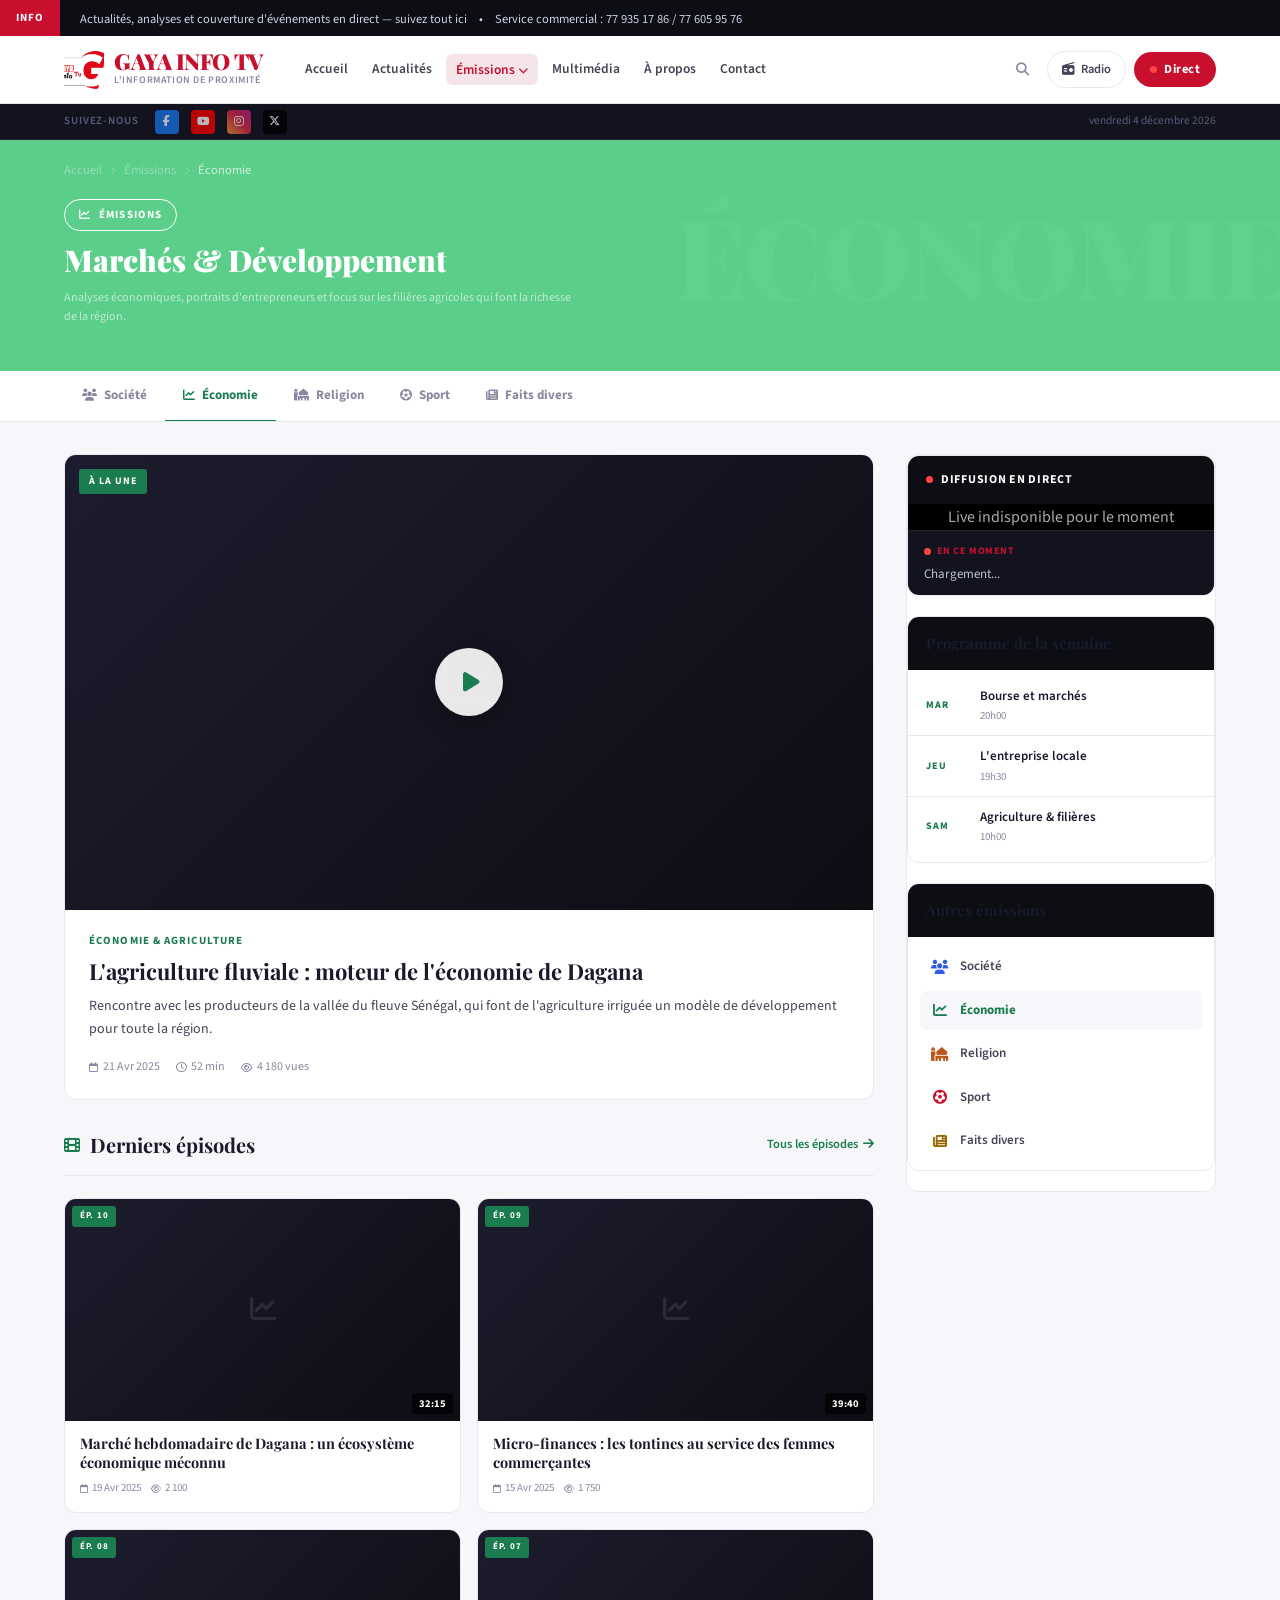
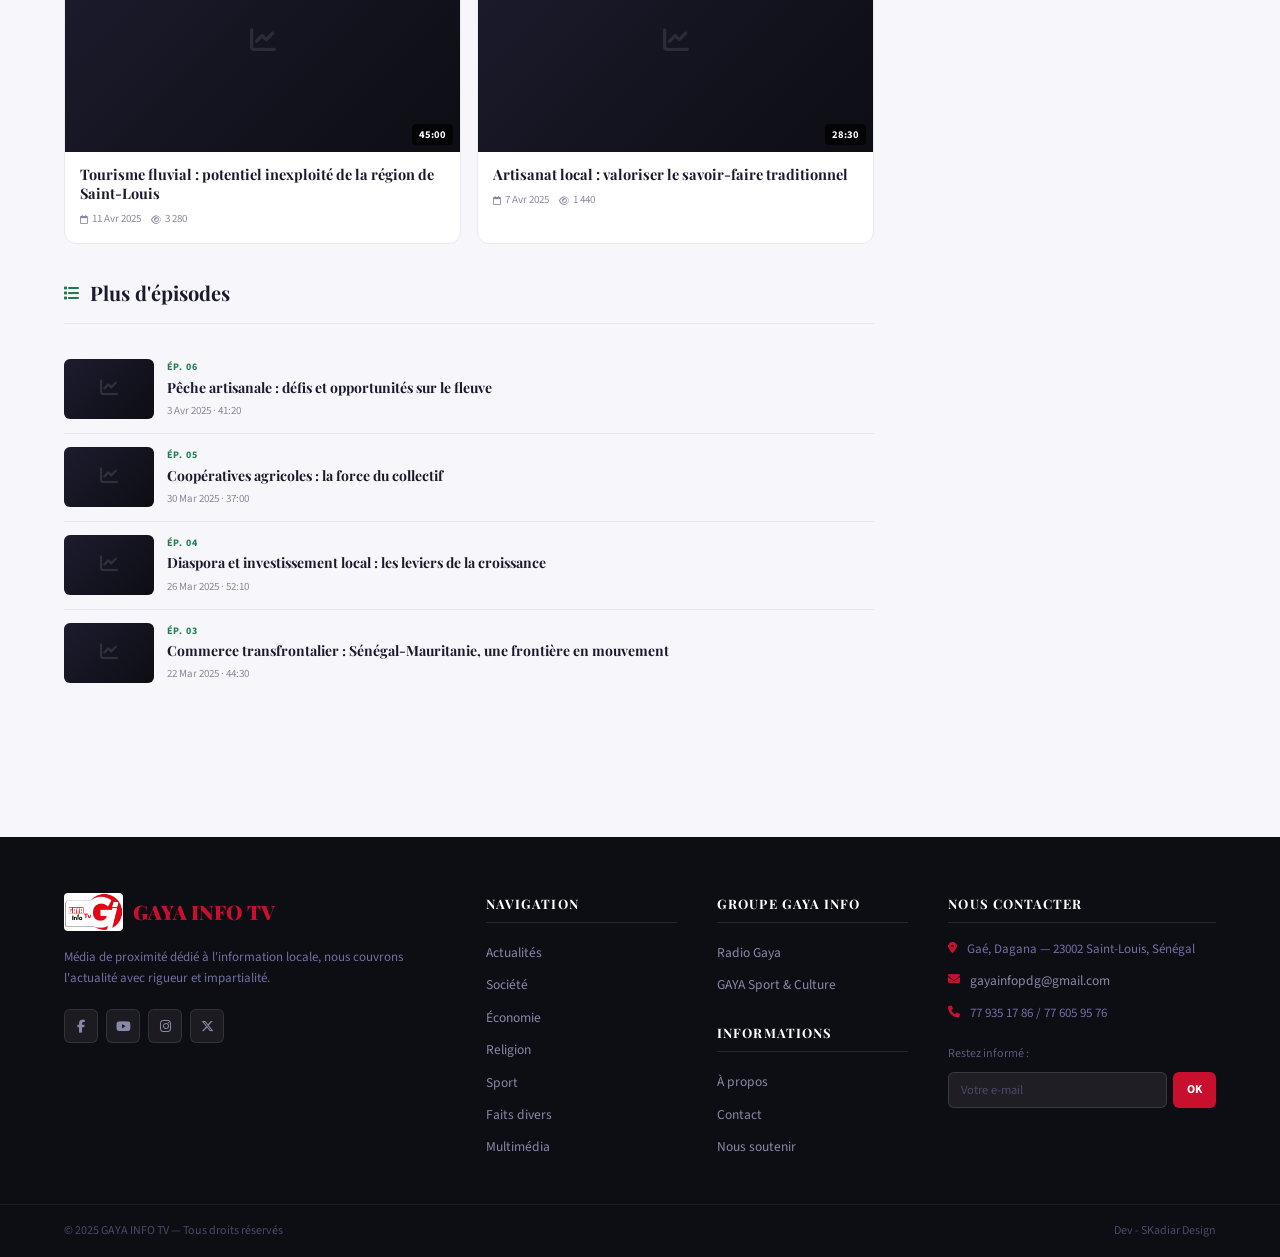
<file: economie.html>
<!DOCTYPE html>
<html lang="fr">
<head>
<meta charset="UTF-8">
<meta name="viewport" content="width=device-width, initial-scale=1.0">
<title>Économie — Émissions GAYA INFO TV</title>
<meta name="description" content="Émissions Économie de GAYA INFO TV — Agriculture, commerce, développement et finances à Dagana et Saint-Louis.">
<link rel="preconnect" href="https://fonts.googleapis.com">
<link rel="preconnect" href="https://fonts.gstatic.com" crossorigin>
<link href="https://fonts.googleapis.com/css2?family=Playfair+Display:wght@400;700;900&family=Source+Sans+3:wght@300;400;600;700&display=swap" rel="stylesheet">
<link rel="stylesheet" href="https://cdnjs.cloudflare.com/ajax/libs/font-awesome/6.5.1/css/all.min.css">
<link rel="stylesheet" href="style.css">
<link rel="stylesheet" href="emissions.css">
<style>
  :root { --accent: #1a7c4f; --accent-light: #eefff3; }
  .emissions-hero { background: #5bcf8a;; }
  .hero-badge { color: white; border-color: white; }
  .emissions-hero h1 em { color: white; }
</style>
</head>
<body>

<div class="ticker-wrap">
    <div class="ticker-label">INFO</div>
  <div class="ticker-content">
    <span> Actualités, analyses et couverture d'événements en direct — suivez tout ici &nbsp;&nbsp;&nbsp;•&nbsp;&nbsp;&nbsp; Service commercial : 77 935 17 86 / 77 605 95 76 </span>
  </div>
</div>

<header class="site-header" id="site-header">
  <div class="header-inner">
    <a href="index.html" class="logo">
      <img src="gaya.jpg" alt="GAYA INFO TV" onerror="this.style.display='none'">
      <div class="logo-text"><span class="logo-name">GAYA INFO TV</span><span class="logo-tagline">L'information de proximité</span></div>
    </a>
    <nav class="main-nav" id="main-nav">
      <a href="index.html" class="nav-link">Accueil</a>
      <a href="actualites.html" class="nav-link">Actualités</a>
      <div class="nav-dropdown">
        <a href="#" class="nav-link dropdown-trigger active">Émissions <i class="fa-solid fa-chevron-down" style="font-size:10px;"></i></a>
        <div class="dropdown-menu">
          <a href="societe.html"><i class="fa-solid fa-users"></i> Société</a>
          <a href="economie.html"><i class="fa-solid fa-chart-line"></i> Économie</a>
          <a href="religion.html"><i class="fa-solid fa-mosque"></i> Religion</a>
          <a href="sport.html"><i class="fa-solid fa-futbol"></i> Sport</a>
          <a href="faitsdivers.html"><i class="fa-solid fa-newspaper"></i> Faits divers</a>
        </div>
      </div>
      <a href="multimedia.html" class="nav-link">Multimédia</a>
      <a href="apropos.html" class="nav-link">À propos</a>
      <a href="contact.html" class="nav-link">Contact</a>
    </nav>
    <div class="header-actions">
      <button class="btn-search" id="search-toggle"><i class="fa-solid fa-magnifying-glass"></i></button>
      <a href="#" class="btn-radio"><i class="fa-solid fa-radio"></i> Radio</a>
      <a href="index.html#live" class="btn-live"><span class="live-dot"></span> Direct</a>
      <button class="hamburger" id="hamburger"><span></span><span></span><span></span></button>
    </div>
  </div>
  <div class="search-bar" id="search-bar">
    <div class="search-inner"><i class="fa-solid fa-magnifying-glass"></i><input type="text" placeholder="Rechercher..."><button class="search-close" id="search-close"><i class="fa-solid fa-xmark"></i></button></div>
  </div>
</header>

<div class="social-bar">
  <div class="social-bar-inner">
    <span class="social-bar-label">Suivez-nous</span>
    <a href="https://www.facebook.com/gayainfotv" target="_blank" rel="noopener" class="social-icon fb"><i class="fa-brands fa-facebook-f"></i></a>
    <a href="https://www.youtube.com/@gayainfotv" target="_blank" rel="noopener" class="social-icon yt"><i class="fa-brands fa-youtube"></i></a>
    <a href="#" class="social-icon ig"><i class="fa-brands fa-instagram"></i></a>
    <a href="#" class="social-icon tw"><i class="fa-brands fa-x-twitter"></i></a>
    <div class="social-bar-date" id="current-date"></div>
  </div>
</div>

<section class="emissions-hero">
  <div class="hero-watermark">ÉCONOMIE</div>
  <div class="container hero-inner">
    <div class="breadcrumb">
      <a href="index.html">Accueil</a><i class="fa-solid fa-chevron-right"></i>
      <a href="#">Émissions</a><i class="fa-solid fa-chevron-right"></i>
      <span class="current">Économie</span>
    </div>
    <div class="hero-badge"><i class="fa-solid fa-chart-line"></i> Émissions</div>
    <h1>Marchés &amp; <em>Développement</em></h1>
    <p class="hero-desc">Analyses économiques, portraits d'entrepreneurs et focus sur les filières agricoles qui font la richesse de la région.</p>
    <div class="hero-schedule-strip">

    </div>
  </div>
</section>

<nav class="emissions-subnav">
  <div class="emissions-subnav-inner">
    <a href="societe.html" class="subnav-link"><i class="fa-solid fa-users"></i> Société</a>
    <a href="economie.html" class="subnav-link active"><i class="fa-solid fa-chart-line"></i> Économie</a>
    <a href="religion.html" class="subnav-link"><i class="fa-solid fa-mosque"></i> Religion</a>
    <a href="sport.html" class="subnav-link"><i class="fa-solid fa-futbol"></i> Sport</a>
    <a href="faitsdivers.html" class="subnav-link"><i class="fa-solid fa-newspaper"></i> Faits divers</a>
  </div>
</nav>

<section class="emissions-page">
  <div class="container">
    <div class="emissions-layout">
      <main>
        <div class="emission-featured">
          <div class="emission-featured-media" onclick="openVideo('dQw4w9WgXcQ','L'agriculture fluviale : moteur de l'économie de Dagana')">
            <div class="placeholder-bg"><i class="fa-solid fa-chart-line"></i></div>
            <div class="featured-play-btn"><div class="play-circle"><i class="fa-solid fa-play"></i></div></div>
            <span class="featured-badge">À la une</span>
          </div>
          <div class="emission-featured-body">
            <div class="emission-ep-label">Économie & Agriculture</div>
            <h2 class="emission-featured-title">L'agriculture fluviale : moteur de l'économie de Dagana</h2>
            <p class="emission-featured-desc">Rencontre avec les producteurs de la vallée du fleuve Sénégal, qui font de l'agriculture irriguée un modèle de développement pour toute la région.</p>
            <div class="emission-meta-row">
              <span><i class="fa-regular fa-calendar"></i> 21 Avr 2025</span>
              <span><i class="fa-regular fa-clock"></i> 52 min</span>
              <span><i class="fa-regular fa-eye"></i> 4 180 vues</span>
            </div>
          </div>
        </div>

        <div class="section-title-bar">
          <h2><i class="fa-solid fa-film"></i> Derniers épisodes</h2>
          <a href="#" class="section-link">Tous les épisodes <i class="fa-solid fa-arrow-right"></i></a>
        </div>
        <div class="episodes-grid" id="episodes-grid"></div>

        <div class="section-title-bar" style="margin-top:2rem;">
          <h2><i class="fa-solid fa-list"></i> Plus d'épisodes</h2>
        </div>
        <div class="episodes-list" id="episodes-list"></div>
      </main>

      <aside class="sidebar">
        <div class="sidebar-widget widget-live" id="live">
        <div class="sidebar-widget widget-live" id="live">
  <div class="widget-header">
    <span class="live-indicator">
      <span class="live-dot"></span> Diffusion en direct
    </span>
  </div>

  <div class="live-player-wrap" id="live-content">
    <p style="text-align:center; padding:1rem; color:#aaa;">
      Vérification du live...
    </p>
  </div>

  <div class="live-now">
    <div class="live-now-badge">
      <span class="live-dot"></span> En ce moment
    </div>
    <p id="live-title">Chargement...</p>
  </div>
</div>

        <div class="sidebar-widget">
          <div class="widget-header"><h3 class="widget-title">Programme de la semaine</h3></div>
          <div class="schedule-list">
            <div class="schedule-item"><span class="schedule-day">Mar</span><div><div class="schedule-show">Bourse et marchés</div><div class="schedule-time">20h00</div></div></div>
            <div class="schedule-item"><span class="schedule-day">Jeu</span><div><div class="schedule-show">L'entreprise locale</div><div class="schedule-time">19h30</div></div></div>
            <div class="schedule-item"><span class="schedule-day">Sam</span><div><div class="schedule-show">Agriculture & filières</div><div class="schedule-time">10h00</div></div></div>
          </div>
        </div>

        <div class="sidebar-widget">
          <div class="widget-header"><h3 class="widget-title">Autres émissions</h3></div>
          <div class="other-emissions">
            <a href="societe.html" class="other-emission-link"><i class="fa-solid fa-users" style="color:#2d5be3"></i> Société</a>
            <a href="economie.html" class="other-emission-link current"><i class="fa-solid fa-chart-line" style="color:#1a7c4f"></i> Économie</a>
            <a href="religion.html" class="other-emission-link"><i class="fa-solid fa-mosque" style="color:#b8571a"></i> Religion</a>
            <a href="sport.html" class="other-emission-link"><i class="fa-solid fa-futbol" style="color:#c8102e"></i> Sport</a>
            <a href="faitsdivers.html" class="other-emission-link"><i class="fa-solid fa-newspaper" style="color:#996600"></i> Faits divers</a>
          </div>
        </div>
      </aside>
    </div>
  </div>
</section>

<div class="lightbox-overlay" id="video-lightbox">
  <div class="lightbox-box">
    <button class="lightbox-close" onclick="closeLightbox()"><i class="fa-solid fa-xmark"></i></button>
    <iframe id="lightbox-iframe" allowfullscreen></iframe>
    <p class="lightbox-title" id="lightbox-video-title"></p>
  </div>
</div>

<!-- FOOTER -->
<footer class="site-footer">
  <div class="footer-top">
    <div class="container footer-grid">

      <div class="footer-col footer-brand">
        <a href="index.html" class="footer-logo">
          <img src="gaya.jpg" alt="GAYA INFO TV" onerror="this.style.display='none'">
          <span>GAYA INFO TV</span>
        </a>
        <p class="footer-about">Média de proximité dédié à l'information locale, nous couvrons l'actualité avec rigueur et impartialité.</p>
        <div class="footer-socials">
          <a href="https://www.facebook.com/gayainfotv" target="_blank" rel="noopener" aria-label="Facebook"><i class="fa-brands fa-facebook-f"></i></a>
          <a href="https://www.youtube.com/@gayainfotv" target="_blank" rel="noopener" aria-label="YouTube"><i class="fa-brands fa-youtube"></i></a>
          <a href="#" aria-label="Instagram"><i class="fa-brands fa-instagram"></i></a>
          <a href="#" aria-label="X/Twitter"><i class="fa-brands fa-x-twitter"></i></a>
        </div>
      </div>

      <div class="footer-col">
        <h4>Navigation</h4>
        <ul>
          <li><a href="actualites.html">Actualités</a></li>
          <li><a href="societe.html">Société</a></li>
          <li><a href="economie.html">Économie</a></li>
          <li><a href="religion.html">Religion</a></li>
          <li><a href="sport.html">Sport</a></li>
          <li><a href="faitsdivers.html">Faits divers</a></li>
          <li><a href="multimedia.html">Multimédia</a></li>
        </ul>
      </div>

      <div class="footer-col">
        <h4>Groupe GAYA INFO</h4>
        <ul>
          <li><a href="#">Radio Gaya</a></li>
          <li><a href="#">GAYA Sport & Culture</a></li>
        </ul>
        <h4 style="margin-top: 1.5rem;">Informations</h4>
        <ul>
          <li><a href="apropos.html">À propos</a></li>
          <li><a href="contact.html">Contact</a></li>
          <li><a href="don.html">Nous soutenir</a></li>
        </ul>
      </div>

      <div class="footer-col footer-contact">
        <h4>Nous contacter</h4>
        <ul class="contact-list">
          <li><i class="fa-solid fa-location-dot"></i> Gaé, Dagana — 23002 Saint-Louis, Sénégal</li>
          <li><i class="fa-solid fa-envelope"></i> <a href="mailto:gayainfopdg@gmail.com">gayainfopdg@gmail.com</a></li>
          <li><i class="fa-solid fa-phone"></i> 77 935 17 86 / 77 605 95 76</li>
        </ul>
        <div class="footer-newsletter">
          <p>Restez informé :</p>
          <form class="footer-form" onsubmit="subscribeNewsletter(event)">
            <input type="email" placeholder="Votre e-mail">
            <button type="submit">OK</button>
          </form>
        </div>
      </div>

    </div>
  </div>
  <div class="footer-bottom">
    <div class="footer-bottom-inner">
      <span>© 2025 GAYA INFO TV — Tous droits réservés</span>
      <span>Dev - </i> SKadiar Design</span>
    </div>
  </div>
</footer>
<!-- TOAST BIENTÔT DISPONIBLE -->
<div class="toast-soon" id="toast-soon">
  <div class="toast-soon-icon">
    <i class="fa-solid fa-radio"></i>
  </div>
  <div class="toast-soon-text">
    <div class="toast-soon-title">Bientôt disponible</div>
    <div class="toast-soon-sub">Cette fonctionnalité arrive très prochainement ✨</div>
  </div>
  <button class="toast-soon-close" onclick="hideToast()">
    <i class="fa-solid fa-xmark"></i>
  </button>
</div>

<script src="script.js"></script>
<script src="emissions.js"></script>
<script>

const episodes = [{ ep: "Ép. 10", title: "Marché hebdomadaire de Dagana : un écosystème économique méconnu", date: "19 Avr 2025", duration: "32:15", views: "2 100", id: "dQw4w9WgXcQ" },
  { ep: "Ép. 09", title: "Micro-finances : les tontines au service des femmes commerçantes", date: "15 Avr 2025", duration: "39:40", views: "1 750", id: "dQw4w9WgXcQ" },
  { ep: "Ép. 08", title: "Tourisme fluvial : potentiel inexploité de la région de Saint-Louis", date: "11 Avr 2025", duration: "45:00", views: "3 280", id: "dQw4w9WgXcQ" },
  { ep: "Ép. 07", title: "Artisanat local : valoriser le savoir-faire traditionnel", date: "7 Avr 2025", duration: "28:30", views: "1 440", id: "dQw4w9WgXcQ" }];
const moreEpisodes = [{ ep: "Ép. 06", title: "Pêche artisanale : défis et opportunités sur le fleuve", date: "3 Avr 2025", duration: "41:20" },
  { ep: "Ép. 05", title: "Coopératives agricoles : la force du collectif", date: "30 Mar 2025", duration: "37:00" },
  { ep: "Ép. 04", title: "Diaspora et investissement local : les leviers de la croissance", date: "26 Mar 2025", duration: "52:10" },
  { ep: "Ép. 03", title: "Commerce transfrontalier : Sénégal-Mauritanie, une frontière en mouvement", date: "22 Mar 2025", duration: "44:30" }];

document.getElementById('episodes-grid').innerHTML = episodes.map(e => `
  <div class="episode-card" onclick="openVideo('${e.id}','${e.title}')">
    <div class="episode-thumb">
      <span class="ep-icon"><i class="fa-solid fa-chart-line"></i></span>
      <div class="ep-play-overlay"><div class="ep-play-sm"><i class="fa-solid fa-play"></i></div></div>
      <span class="ep-duration">${e.duration}</span>
      <span class="ep-num-badge">${e.ep}</span>
    </div>
    <div class="episode-info">
      <h3 class="episode-title">${e.title}</h3>
      <div class="episode-meta">
        <span><i class="fa-regular fa-calendar"></i>${e.date}</span>
        <span><i class="fa-regular fa-eye"></i>${e.views}</span>
      </div>
    </div>
  </div>`).join('');

document.getElementById('episodes-list').innerHTML = moreEpisodes.map(e => `
  <div class="episode-list-item" onclick="openVideo('dQw4w9WgXcQ','${e.title}')">
    <div class="episode-list-thumb"><span class="lt-icon"><i class="fa-solid fa-chart-line"></i></span></div>
    <div class="episode-list-info">
      <div class="episode-list-ep">${e.ep}</div>
      <div class="episode-list-title">${e.title}</div>
      <div class="episode-list-meta">${e.date} · ${e.duration}</div>
    </div>
  </div>`).join('');

</script>

<script src="gaya-cms-bridge.js"></script>
<script>
// Injecter les articles CMS de la rubrique "Économie"
(function() {
  const articles = gayaGetByCategory('Économie');
  if (!articles.length) return;

  const icon = GAYA_ICONS['Économie'] || 'fa-newspaper';
  const grid = document.getElementById('episodes-grid');
  if (!grid) return;

  const wrapper = document.createElement('div');
  wrapper.innerHTML = `
    <div class="section-title-bar" style="margin-bottom:12px;margin-top:0;">
      <h2><i class="fa-solid fa-rss" style="color:#c8102e;margin-right:6px;"></i>Dernières publications</h2>
    </div>
    <div style="display:grid;grid-template-columns:repeat(auto-fill,minmax(260px,1fr));gap:16px;margin-bottom:24px;">
      ${articles.slice(0,4).map(a => `
        <div class="episode-card" style="border:1px solid #eee;border-radius:10px;overflow:hidden;">
          <div class="episode-thumb" style="background:#f5f5f5;display:flex;align-items:center;justify-content:center;height:100px;">
            <span class="ep-icon"><i class="fa-solid ${GAYA_ICONS[a.category] || 'fa-newspaper'}" style="font-size:2rem;color:#c8102e;"></i></span>
            ${a.breaking ? '<span style="position:absolute;top:8px;left:8px;background:#c8102e;color:#fff;padding:2px 8px;border-radius:4px;font-size:11px;font-weight:700;">🔴 BREAKING</span>' : ''}
          </div>
          <div class="episode-info" style="padding:12px;">
            <h3 class="episode-title" style="font-size:14px;margin-bottom:6px;">${a.title}</h3>
            <p style="font-size:12px;color:#666;margin-bottom:8px;">${a.excerpt || ''}</p>
            <div class="episode-meta" style="font-size:12px;color:#999;display:flex;gap:12px;">
              <span><i class="fa-regular fa-calendar"></i> ${a.date}</span>
              <span><i class="fa-regular fa-user"></i> ${a.author || 'Rédaction'}</span>
            </div>
          </div>
        </div>`).join('')}
    </div>`;
  grid.parentNode.insertBefore(wrapper, grid);
})();
</script>
</body>
</html>
</file>
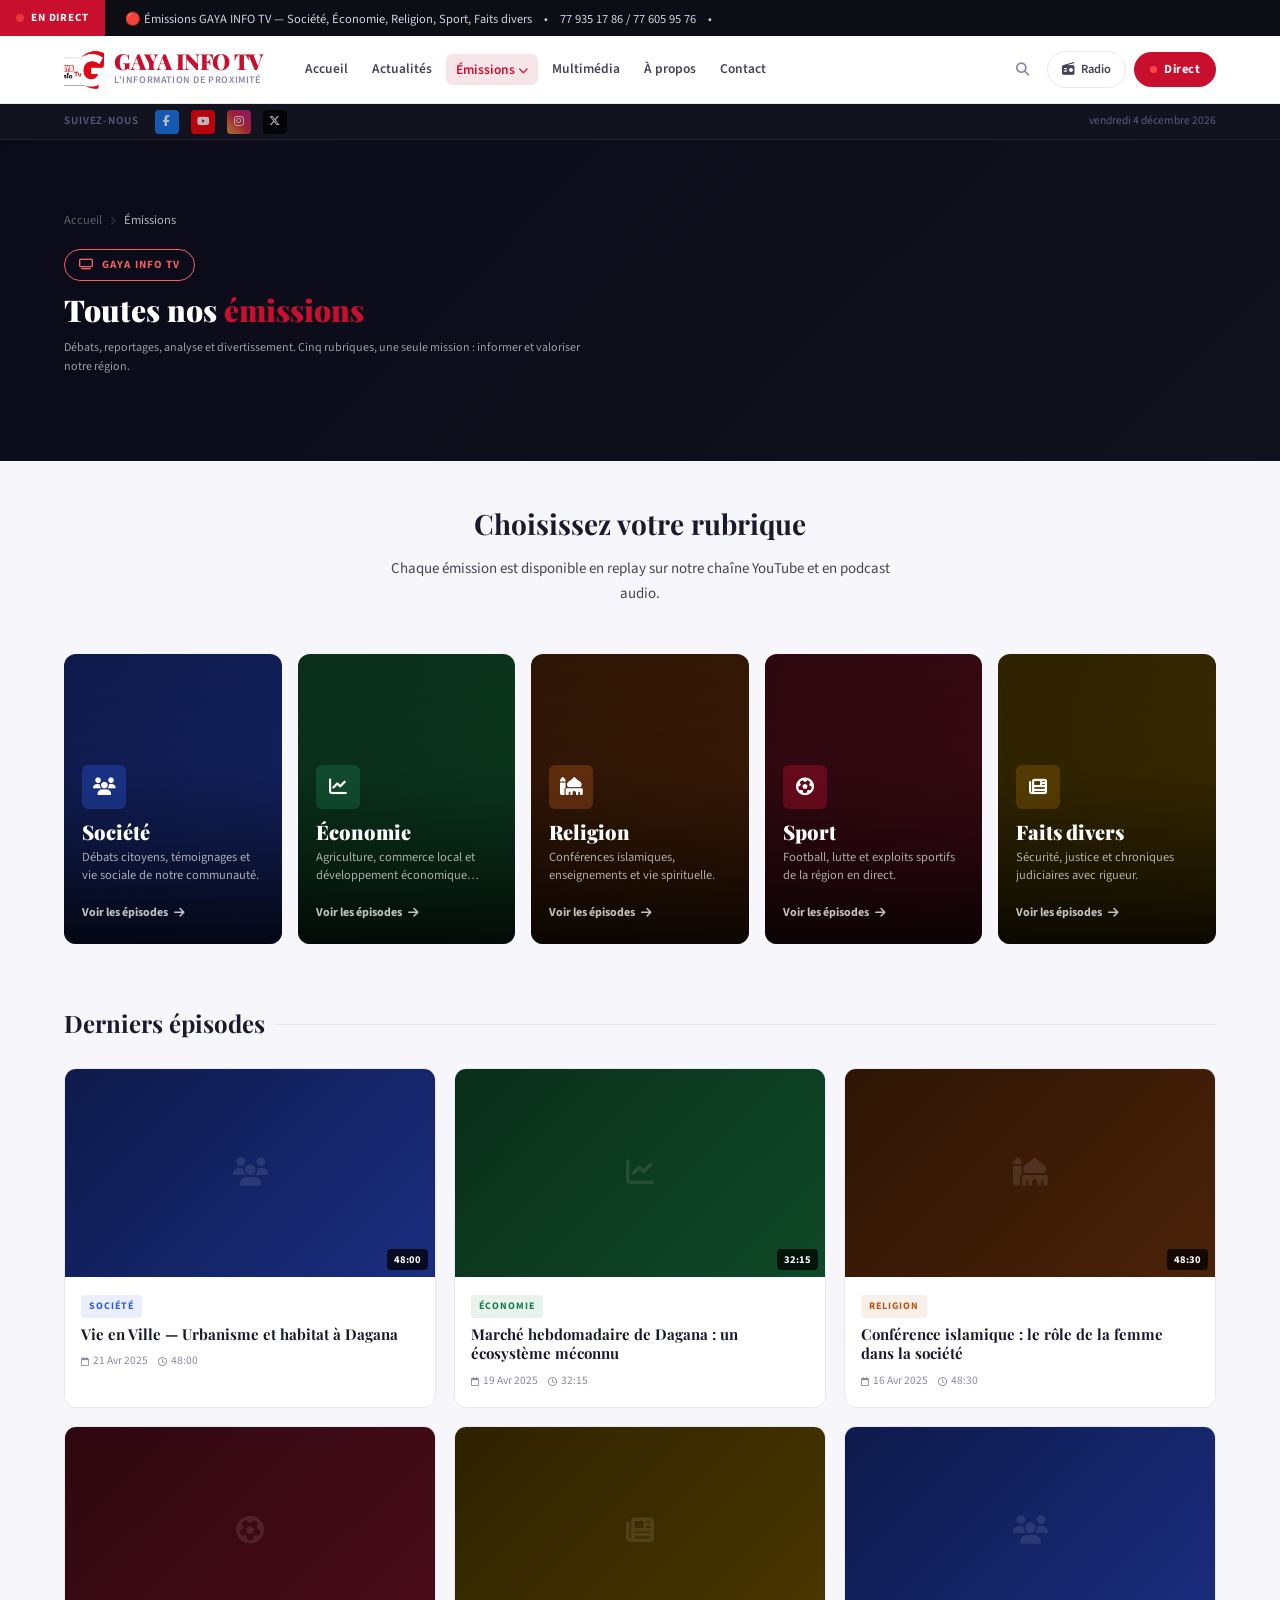
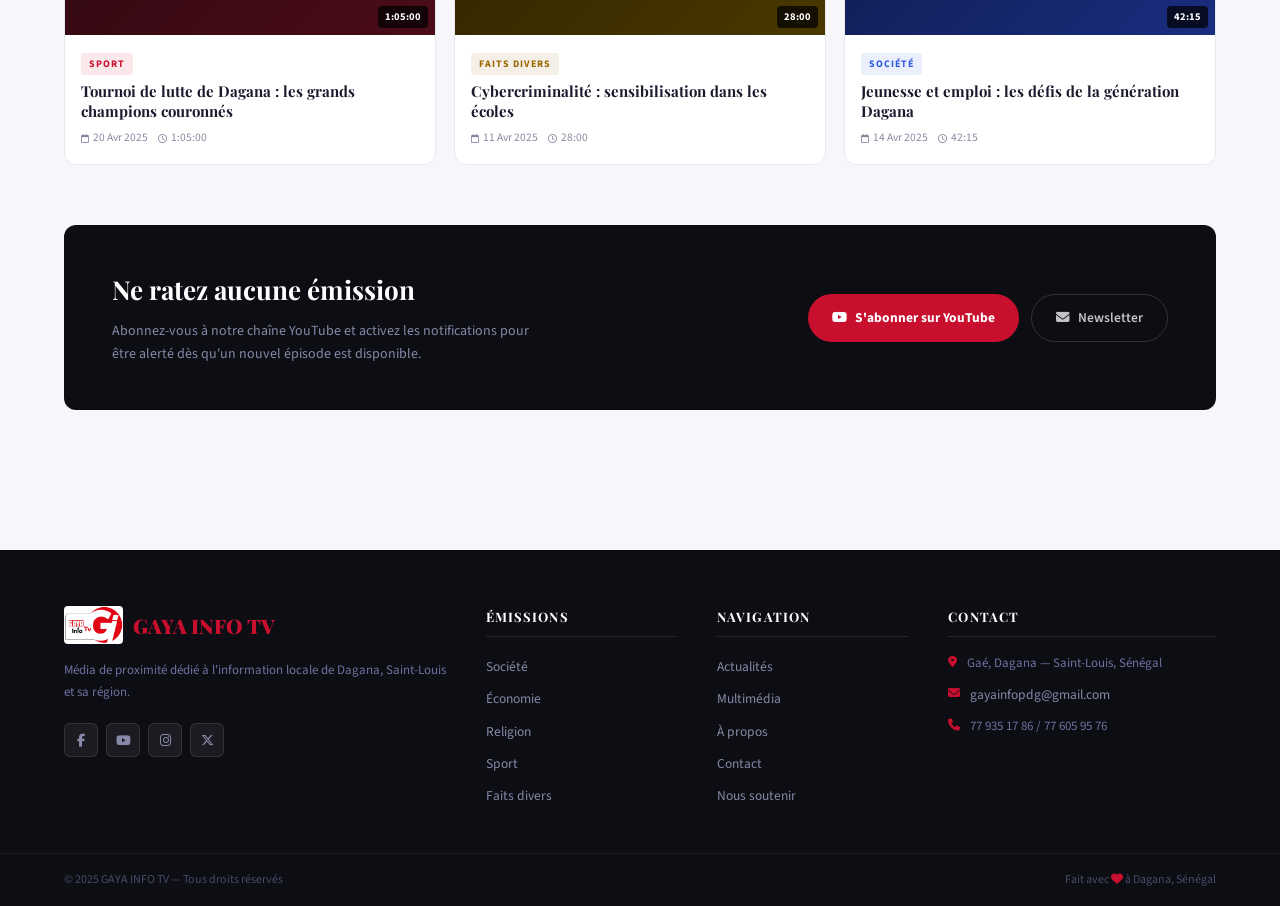
<file: emissions.html>
<!DOCTYPE html>
<html lang="fr">
<head>
<meta charset="UTF-8">
<meta name="viewport" content="width=device-width, initial-scale=1.0">
<title>Émissions — GAYA INFO TV</title>
<meta name="description" content="Toutes les émissions de GAYA INFO TV — Société, Économie, Religion, Sport, Faits divers. Dagana, Saint-Louis, Sénégal.">
<link rel="preconnect" href="https://fonts.googleapis.com">
<link rel="preconnect" href="https://fonts.gstatic.com" crossorigin>
<link href="https://fonts.googleapis.com/css2?family=Playfair+Display:wght@400;700;900&family=Source+Sans+3:wght@300;400;600;700&display=swap" rel="stylesheet">
<link rel="stylesheet" href="https://cdnjs.cloudflare.com/ajax/libs/font-awesome/6.5.1/css/all.min.css">
<link rel="stylesheet" href="style.css">
<link rel="stylesheet" href="emissions.css">
<style>
/* ---- HUB HERO ---- */
.emissions-hero {
  background: linear-gradient(135deg, #0a0a18 0%, #12121f 100%);
  padding: 70px 0 60px;
}
.emissions-hero h1 em { color: var(--color-red); }

/* ---- EMISSION CARDS ---- */
.emissions-hub { padding: 40px 0 80px; }

.hub-intro {
  text-align: center;
  margin-bottom: 48px;
}
.hub-intro h2 {
  font-family: var(--font-display);
  font-size: 28px;
  font-weight: 700;
  color: var(--color-text);
  margin-bottom: 10px;
}
.hub-intro p {
  font-size: 15px;
  color: var(--color-text-2);
  max-width: 540px;
  margin: 0 auto;
}

/* BIG CARDS GRID */
.emissions-cards {
  display: grid;
  grid-template-columns: repeat(5, 1fr);
  gap: 16px;
  margin-bottom: 60px;
}

.emission-hub-card {
  border-radius: var(--radius-lg);
  overflow: hidden;
  position: relative;
  aspect-ratio: 3/4;
  cursor: pointer;
  transition: transform 0.25s, box-shadow 0.25s;
  display: block;
  text-decoration: none;
}
.emission-hub-card:hover { transform: translateY(-6px) scale(1.02); box-shadow: 0 16px 40px rgba(0,0,0,0.25); }

.emission-hub-card .card-bg {
  position: absolute;
  inset: 0;
  transition: transform 0.4s;
}
.emission-hub-card:hover .card-bg { transform: scale(1.05); }

.emission-hub-card .card-overlay {
  position: absolute;
  inset: 0;
  background: linear-gradient(to top, rgba(0,0,0,0.85) 0%, rgba(0,0,0,0.15) 60%, transparent 100%);
}

.emission-hub-card .card-body {
  position: absolute;
  bottom: 0;
  left: 0;
  right: 0;
  padding: 20px 18px;
  z-index: 2;
}

.card-icon-wrap {
  width: 44px; height: 44px;
  border-radius: var(--radius);
  display: flex; align-items: center; justify-content: center;
  margin-bottom: 12px;
  font-size: 18px;
  color: #fff;
}

.emission-hub-card h3 {
  font-family: var(--font-display);
  font-size: 20px;
  font-weight: 900;
  color: #fff;
  margin-bottom: 6px;
  line-height: 1.1;
}

.emission-hub-card p {
  font-size: 12.5px;
  color: rgba(255,255,255,0.65);
  line-height: 1.4;
  margin-bottom: 14px;
  display: -webkit-box;
  -webkit-line-clamp: 2;
  -webkit-box-orient: vertical;
  overflow: hidden;
}

.card-arrow {
  display: inline-flex;
  align-items: center;
  gap: 6px;
  font-size: 12px;
  font-weight: 700;
  color: rgba(255,255,255,0.75);
  transition: gap 0.2s, color 0.2s;
}
.emission-hub-card:hover .card-arrow { gap: 10px; color: #fff; }

/* ---- LAST EPISODES (all categories) ---- */
.recent-section {
  margin-bottom: 60px;
}

.recent-section-title {
  font-family: var(--font-display);
  font-size: 24px;
  font-weight: 700;
  color: var(--color-text);
  margin-bottom: 24px;
  display: flex;
  align-items: center;
  gap: 10px;
}
.recent-section-title::after {
  content: '';
  flex: 1;
  height: 1px;
  background: var(--color-border);
}

.recent-grid {
  display: grid;
  grid-template-columns: repeat(3, 1fr);
  gap: 18px;
}

.recent-card {
  background: var(--color-white);
  border: 1px solid var(--color-border);
  border-radius: var(--radius-lg);
  overflow: hidden;
  transition: box-shadow 0.2s, transform 0.2s;
  cursor: pointer;
}
.recent-card:hover { box-shadow: var(--shadow-md); transform: translateY(-3px); }

.recent-thumb {
  aspect-ratio: 16/9;
  position: relative;
  overflow: hidden;
  display: flex; align-items: center; justify-content: center;
}
.recent-thumb .rt-icon { font-size: 28px; color: rgba(255,255,255,0.1); }

.rc-play-overlay {
  position: absolute; inset: 0;
  background: rgba(0,0,0,0.15);
  display: flex; align-items: center; justify-content: center;
  opacity: 0; transition: opacity 0.22s;
}
.recent-card:hover .rc-play-overlay { opacity: 1; }
.rc-play-circle {
  width: 44px; height: 44px;
  background: rgba(255,255,255,0.92);
  border-radius: 50%;
  display: flex; align-items: center; justify-content: center;
}
.rc-play-circle i { font-size: 15px; margin-left: 3px; }

.rc-duration {
  position: absolute; bottom: 7px; right: 7px;
  background: rgba(0,0,0,0.72); color: #fff;
  font-size: 10.5px; font-weight: 700; padding: 2px 7px; border-radius: 4px;
}

.recent-body { padding: 14px 16px 16px; }

.rc-cat {
  display: inline-block;
  font-size: 10px; font-weight: 700;
  text-transform: uppercase; letter-spacing: 0.1em;
  padding: 3px 8px; border-radius: 3px; margin-bottom: 7px;
}

.recent-title {
  font-family: var(--font-display);
  font-size: 15px; font-weight: 700;
  color: var(--color-text); line-height: 1.3; margin-bottom: 8px;
  display: -webkit-box; -webkit-line-clamp: 2; -webkit-box-orient: vertical; overflow: hidden;
  transition: color 0.2s;
}
.recent-card:hover .recent-title { color: var(--color-red); }

.rc-meta { font-size: 11.5px; color: var(--color-text-muted); display: flex; gap: 10px; }
.rc-meta span { display: flex; align-items: center; gap: 4px; }
.rc-meta i { font-size: 9px; }

/* ---- CTA BAND ---- */
.cta-band {
  background: var(--color-dark);
  border-radius: var(--radius-lg);
  padding: 44px 48px;
  display: flex;
  align-items: center;
  justify-content: space-between;
  gap: 32px;
}

.cta-band-text h3 {
  font-family: var(--font-display);
  font-size: 26px;
  font-weight: 700;
  color: #fff;
  margin-bottom: 8px;
}
.cta-band-text p {
  font-size: 14px;
  color: #8888a8;
  max-width: 440px;
}

.cta-band-actions {
  display: flex; gap: 12px; flex-shrink: 0;
}

.cta-btn-primary {
  padding: 12px 24px;
  background: var(--color-red);
  color: #fff;
  border-radius: 999px;
  font-size: 13.5px;
  font-weight: 700;
  display: flex; align-items: center; gap: 8px;
  transition: background 0.2s;
}
.cta-btn-primary:hover { background: var(--color-red-dark); }

.cta-btn-secondary {
  padding: 12px 24px;
  border: 1.5px solid rgba(255,255,255,0.15);
  color: rgba(255,255,255,0.75);
  border-radius: 999px;
  font-size: 13.5px;
  font-weight: 600;
  display: flex; align-items: center; gap: 8px;
  transition: all 0.2s;
}
.cta-btn-secondary:hover { border-color: rgba(255,255,255,0.4); color: #fff; }

@media (max-width: 1024px) {
  .emissions-cards { grid-template-columns: repeat(3, 1fr); }
}
@media (max-width: 900px) {
  .emissions-cards { grid-template-columns: repeat(2, 1fr); gap: 12px; }
  .recent-grid { grid-template-columns: 1fr 1fr; }
  .cta-band { flex-direction: column; padding: 32px 24px; text-align: center; }
  .cta-band-actions { justify-content: center; }
}
@media (max-width: 600px) {
  .emissions-cards { grid-template-columns: 1fr 1fr; }
  .recent-grid { grid-template-columns: 1fr; }
  .cta-band-actions { flex-direction: column; }
  .emissions-hero h1 { font-size: 30px; }
}
</style>
</head>
<body>

<div class="ticker-wrap">
  <div class="ticker-label"><i class="fa-solid fa-circle" style="color:#e63939;font-size:8px;"></i> EN DIRECT</div>
  <div class="ticker-content"><span>🔴 Émissions GAYA INFO TV — Société, Économie, Religion, Sport, Faits divers &nbsp;&nbsp;&nbsp;•&nbsp;&nbsp;&nbsp; 77 935 17 86 / 77 605 95 76 &nbsp;&nbsp;&nbsp;•&nbsp;&nbsp;&nbsp;</span></div>
</div>

<header class="site-header" id="site-header">
  <div class="header-inner">
    <a href="index.html" class="logo">
      <img src="gaya.jpg" alt="GAYA INFO TV" onerror="this.style.display='none'">
      <div class="logo-text"><span class="logo-name">GAYA INFO TV</span><span class="logo-tagline">L'information de proximité</span></div>
    </a>
    <nav class="main-nav" id="main-nav">
      <a href="index.html" class="nav-link">Accueil</a>
      <a href="actualites.html" class="nav-link">Actualités</a>
      <div class="nav-dropdown">
        <a href="#" class="nav-link dropdown-trigger active">Émissions <i class="fa-solid fa-chevron-down" style="font-size:10px;"></i></a>
        <div class="dropdown-menu">
          <a href="societe.html"><i class="fa-solid fa-users"></i> Société</a>
          <a href="economie.html"><i class="fa-solid fa-chart-line"></i> Économie</a>
          <a href="religion.html"><i class="fa-solid fa-mosque"></i> Religion</a>
          <a href="sport.html"><i class="fa-solid fa-futbol"></i> Sport</a>
          <a href="faitsdivers.html"><i class="fa-solid fa-newspaper"></i> Faits divers</a>
        </div>
      </div>
      <a href="multimedia.html" class="nav-link">Multimédia</a>
      <a href="apropos.html" class="nav-link">À propos</a>
      <a href="contact.html" class="nav-link">Contact</a>
    </nav>
    <div class="header-actions">
      <button class="btn-search" id="search-toggle"><i class="fa-solid fa-magnifying-glass"></i></button>
      <a href="#" class="btn-radio"><i class="fa-solid fa-radio"></i> Radio</a>
      <a href="index.html#live" class="btn-live"><span class="live-dot"></span> Direct</a>
      <button class="hamburger" id="hamburger"><span></span><span></span><span></span></button>
    </div>
  </div>
  <div class="search-bar" id="search-bar">
    <div class="search-inner"><i class="fa-solid fa-magnifying-glass"></i><input type="text" placeholder="Rechercher une émission..."><button class="search-close" id="search-close"><i class="fa-solid fa-xmark"></i></button></div>
  </div>
</header>

<div class="social-bar">
  <div class="social-bar-inner">
    <span class="social-bar-label">Suivez-nous</span>
    <a href="https://www.facebook.com/gayainfotv" target="_blank" rel="noopener" class="social-icon fb"><i class="fa-brands fa-facebook-f"></i></a>
    <a href="https://www.youtube.com/@gayainfotv" target="_blank" rel="noopener" class="social-icon yt"><i class="fa-brands fa-youtube"></i></a>
    <a href="#" class="social-icon ig"><i class="fa-brands fa-instagram"></i></a>
    <a href="#" class="social-icon tw"><i class="fa-brands fa-x-twitter"></i></a>
    <div class="social-bar-date" id="current-date"></div>
  </div>
</div>

<!-- HERO -->
<section class="emissions-hero">
  <div class="container hero-inner">
    <div class="breadcrumb">
      <a href="index.html">Accueil</a><i class="fa-solid fa-chevron-right"></i>
      <span class="current">Émissions</span>
    </div>
    <div class="hero-badge" style="color:#f06060;border-color:#f06060;"><i class="fa-solid fa-tv"></i> GAYA INFO TV</div>
    <h1>Toutes nos <em>émissions</em></h1>
    <p class="hero-desc">Débats, reportages, analyse et divertissement. Cinq rubriques, une seule mission : informer et valoriser notre région.</p>
  </div>
</section>

<!-- HUB CONTENT -->
<section class="emissions-hub">
  <div class="container">

    <div class="hub-intro">
      <h2>Choisissez votre rubrique</h2>
      <p>Chaque émission est disponible en replay sur notre chaîne YouTube et en podcast audio.</p>
    </div>

    <!-- 5 CARDS -->
    <div class="emissions-cards">

      <a href="societe.html" class="emission-hub-card">
        <div class="card-bg" style="background: linear-gradient(160deg, #0e1a4a, #1a2d80);"></div>
        <div class="card-overlay"></div>
        <div class="card-body">
          <div class="card-icon-wrap" style="background: rgba(45,91,227,0.35);"><i class="fa-solid fa-users"></i></div>
          <h3>Société</h3>
          <p>Débats citoyens, témoignages et vie sociale de notre communauté.</p>
          <span class="card-arrow">Voir les épisodes <i class="fa-solid fa-arrow-right"></i></span>
        </div>
      </a>

      <a href="economie.html" class="emission-hub-card">
        <div class="card-bg" style="background: linear-gradient(160deg, #0a2e1a, #0f4a28);"></div>
        <div class="card-overlay"></div>
        <div class="card-body">
          <div class="card-icon-wrap" style="background: rgba(26,124,79,0.35);"><i class="fa-solid fa-chart-line"></i></div>
          <h3>Économie</h3>
          <p>Agriculture, commerce local et développement économique régional.</p>
          <span class="card-arrow">Voir les épisodes <i class="fa-solid fa-arrow-right"></i></span>
        </div>
      </a>

      <a href="religion.html" class="emission-hub-card">
        <div class="card-bg" style="background: linear-gradient(160deg, #2e1505, #4a2208);"></div>
        <div class="card-overlay"></div>
        <div class="card-body">
          <div class="card-icon-wrap" style="background: rgba(184,87,26,0.35);"><i class="fa-solid fa-mosque"></i></div>
          <h3>Religion</h3>
          <p>Conférences islamiques, enseignements et vie spirituelle.</p>
          <span class="card-arrow">Voir les épisodes <i class="fa-solid fa-arrow-right"></i></span>
        </div>
      </a>

      <a href="sport.html" class="emission-hub-card">
        <div class="card-bg" style="background: linear-gradient(160deg, #2e0810, #4a0c18);"></div>
        <div class="card-overlay"></div>
        <div class="card-body">
          <div class="card-icon-wrap" style="background: rgba(200,16,46,0.35);"><i class="fa-solid fa-futbol"></i></div>
          <h3>Sport</h3>
          <p>Football, lutte et exploits sportifs de la région en direct.</p>
          <span class="card-arrow">Voir les épisodes <i class="fa-solid fa-arrow-right"></i></span>
        </div>
      </a>

      <a href="faitsdivers.html" class="emission-hub-card">
        <div class="card-bg" style="background: linear-gradient(160deg, #2e2200, #4a3800);"></div>
        <div class="card-overlay"></div>
        <div class="card-body">
          <div class="card-icon-wrap" style="background: rgba(153,102,0,0.35);"><i class="fa-solid fa-newspaper"></i></div>
          <h3>Faits divers</h3>
          <p>Sécurité, justice et chroniques judiciaires avec rigueur.</p>
          <span class="card-arrow">Voir les épisodes <i class="fa-solid fa-arrow-right"></i></span>
        </div>
      </a>

    </div>

    <!-- DERNIERS ÉPISODES TOUTES RUBRIQUES -->
    <div class="recent-section">
      <h2 class="recent-section-title">Derniers épisodes</h2>
      <div class="recent-grid" id="recent-grid"></div>
    </div>

    <!-- CTA -->
    <div class="cta-band">
      <div class="cta-band-text">
        <h3>Ne ratez aucune émission</h3>
        <p>Abonnez-vous à notre chaîne YouTube et activez les notifications pour être alerté dès qu'un nouvel épisode est disponible.</p>
      </div>
      <div class="cta-band-actions">
        <a href="https://www.youtube.com/@gayainfotv" target="_blank" rel="noopener" class="cta-btn-primary">
          <i class="fa-brands fa-youtube"></i> S'abonner sur YouTube
        </a>
        <a href="contact.html" class="cta-btn-secondary">
          <i class="fa-solid fa-envelope"></i> Newsletter
        </a>
      </div>
    </div>

  </div>
</section>

<!-- LIGHTBOX -->
<div class="lightbox-overlay" id="video-lightbox">
  <div class="lightbox-box">
    <button class="lightbox-close" onclick="closeLightbox()"><i class="fa-solid fa-xmark"></i></button>
    <iframe id="lightbox-iframe" allowfullscreen></iframe>
    <p class="lightbox-title" id="lightbox-video-title"></p>
  </div>
</div>

<!-- FOOTER -->
<footer class="site-footer">
  <div class="footer-top">
    <div class="container footer-grid">
      <div class="footer-col footer-brand">
        <a href="index.html" class="footer-logo"><img src="gaya.jpg" onerror="this.style.display='none'"><span>GAYA INFO TV</span></a>
        <p class="footer-about">Média de proximité dédié à l'information locale de Dagana, Saint-Louis et sa région.</p>
        <div class="footer-socials">
          <a href="https://www.facebook.com/gayainfotv" target="_blank" rel="noopener"><i class="fa-brands fa-facebook-f"></i></a>
          <a href="https://www.youtube.com/@gayainfotv" target="_blank" rel="noopener"><i class="fa-brands fa-youtube"></i></a>
          <a href="#"><i class="fa-brands fa-instagram"></i></a>
          <a href="#"><i class="fa-brands fa-x-twitter"></i></a>
        </div>
      </div>
      <div class="footer-col"><h4>Émissions</h4><ul>
        <li><a href="societe.html">Société</a></li><li><a href="economie.html">Économie</a></li>
        <li><a href="religion.html">Religion</a></li><li><a href="sport.html">Sport</a></li>
        <li><a href="faitsdivers.html">Faits divers</a></li>
      </ul></div>
      <div class="footer-col"><h4>Navigation</h4><ul>
        <li><a href="actualites.html">Actualités</a></li><li><a href="multimedia.html">Multimédia</a></li>
        <li><a href="apropos.html">À propos</a></li><li><a href="contact.html">Contact</a></li>
        <li><a href="don.html">Nous soutenir</a></li>
      </ul></div>
      <div class="footer-col footer-contact"><h4>Contact</h4>
        <ul class="contact-list">
          <li><i class="fa-solid fa-location-dot"></i> Gaé, Dagana — Saint-Louis, Sénégal</li>
          <li><i class="fa-solid fa-envelope"></i> <a href="mailto:gayainfopdg@gmail.com">gayainfopdg@gmail.com</a></li>
          <li><i class="fa-solid fa-phone"></i> 77 935 17 86 / 77 605 95 76</li>
        </ul>
      </div>
    </div>
  </div>
  <div class="footer-bottom"><div class="footer-bottom-inner">
    <span>© 2025 GAYA INFO TV — Tous droits réservés</span>
    <span>Fait avec <i class="fa-solid fa-heart" style="color:var(--color-red)"></i> à Dagana, Sénégal</span>
  </div></div>
</footer>

<script src="script.js"></script>
<script src="emissions.js"></script>
<script>
const recentAll = [
  { cat: 'Société', catClass: 'cat-societe', catColor: '#2d5be3', bg: 'linear-gradient(135deg,#0e1a4a,#1a2d80)', icon: 'fa-users', title: 'Vie en Ville — Urbanisme et habitat à Dagana', date: '21 Avr 2025', duration: '48:00', href: 'societe.html' },
  { cat: 'Économie', catClass: 'cat-economie', catColor: '#1a7c4f', bg: 'linear-gradient(135deg,#0a2e1a,#0f4a28)', icon: 'fa-chart-line', title: 'Marché hebdomadaire de Dagana : un écosystème méconnu', date: '19 Avr 2025', duration: '32:15', href: 'economie.html' },
  { cat: 'Religion', catClass: 'cat-religion', catColor: '#b8571a', bg: 'linear-gradient(135deg,#2e1505,#4a2208)', icon: 'fa-mosque', title: 'Conférence islamique : le rôle de la femme dans la société', date: '16 Avr 2025', duration: '48:30', href: 'religion.html' },
  { cat: 'Sport', catClass: 'cat-sport', catColor: '#c8102e', bg: 'linear-gradient(135deg,#2e0810,#4a0c18)', icon: 'fa-futbol', title: 'Tournoi de lutte de Dagana : les grands champions couronnés', date: '20 Avr 2025', duration: '1:05:00', href: 'sport.html' },
  { cat: 'Faits divers', catClass: 'cat-faitsdivers', catColor: '#996600', bg: 'linear-gradient(135deg,#2e2200,#4a3800)', icon: 'fa-newspaper', title: 'Cybercriminalité : sensibilisation dans les écoles', date: '11 Avr 2025', duration: '28:00', href: 'faitsdivers.html' },
  { cat: 'Société', catClass: 'cat-societe', catColor: '#2d5be3', bg: 'linear-gradient(135deg,#0e1a4a,#1a2d80)', icon: 'fa-users', title: 'Jeunesse et emploi : les défis de la génération Dagana', date: '14 Avr 2025', duration: '42:15', href: 'societe.html' },
];

document.getElementById('recent-grid').innerHTML = recentAll.map(r => `
  <div class="recent-card" onclick="openVideo('dQw4w9WgXcQ','${r.title}')">
    <div class="recent-thumb" style="background: ${r.bg};">
      <span class="rt-icon"><i class="fa-solid ${r.icon}"></i></span>
      <div class="rc-play-overlay"><div class="rc-play-circle"><i class="fa-solid fa-play" style="color:${r.catColor};font-size:14px;margin-left:3px;"></i></div></div>
      <span class="rc-duration">${r.duration}</span>
    </div>
    <div class="recent-body">
      <span class="rc-cat" style="background:${r.catColor}18;color:${r.catColor};">${r.cat}</span>
      <h3 class="recent-title">${r.title}</h3>
      <div class="rc-meta">
        <span><i class="fa-regular fa-calendar"></i>${r.date}</span>
        <span><i class="fa-regular fa-clock"></i>${r.duration}</span>
      </div>
    </div>
  </div>`).join('');
</script>
</body>
</html>
</file>
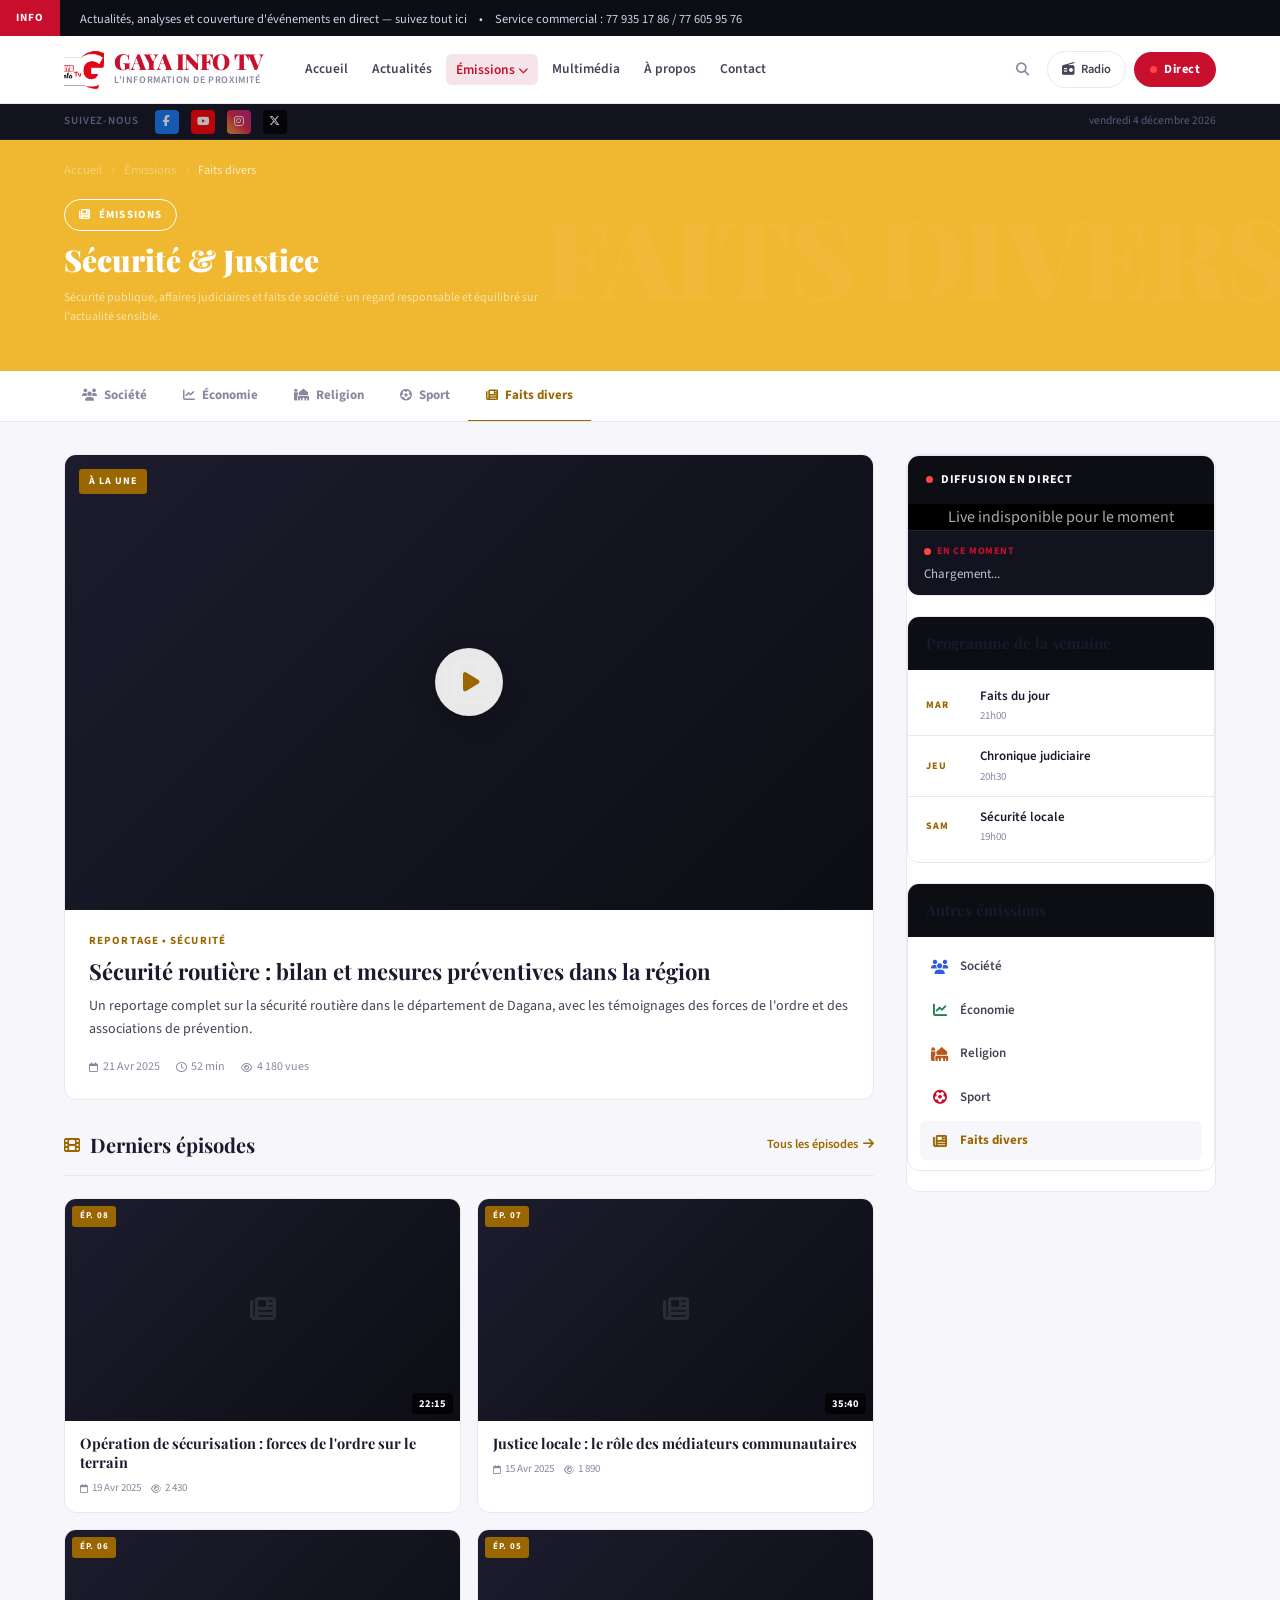
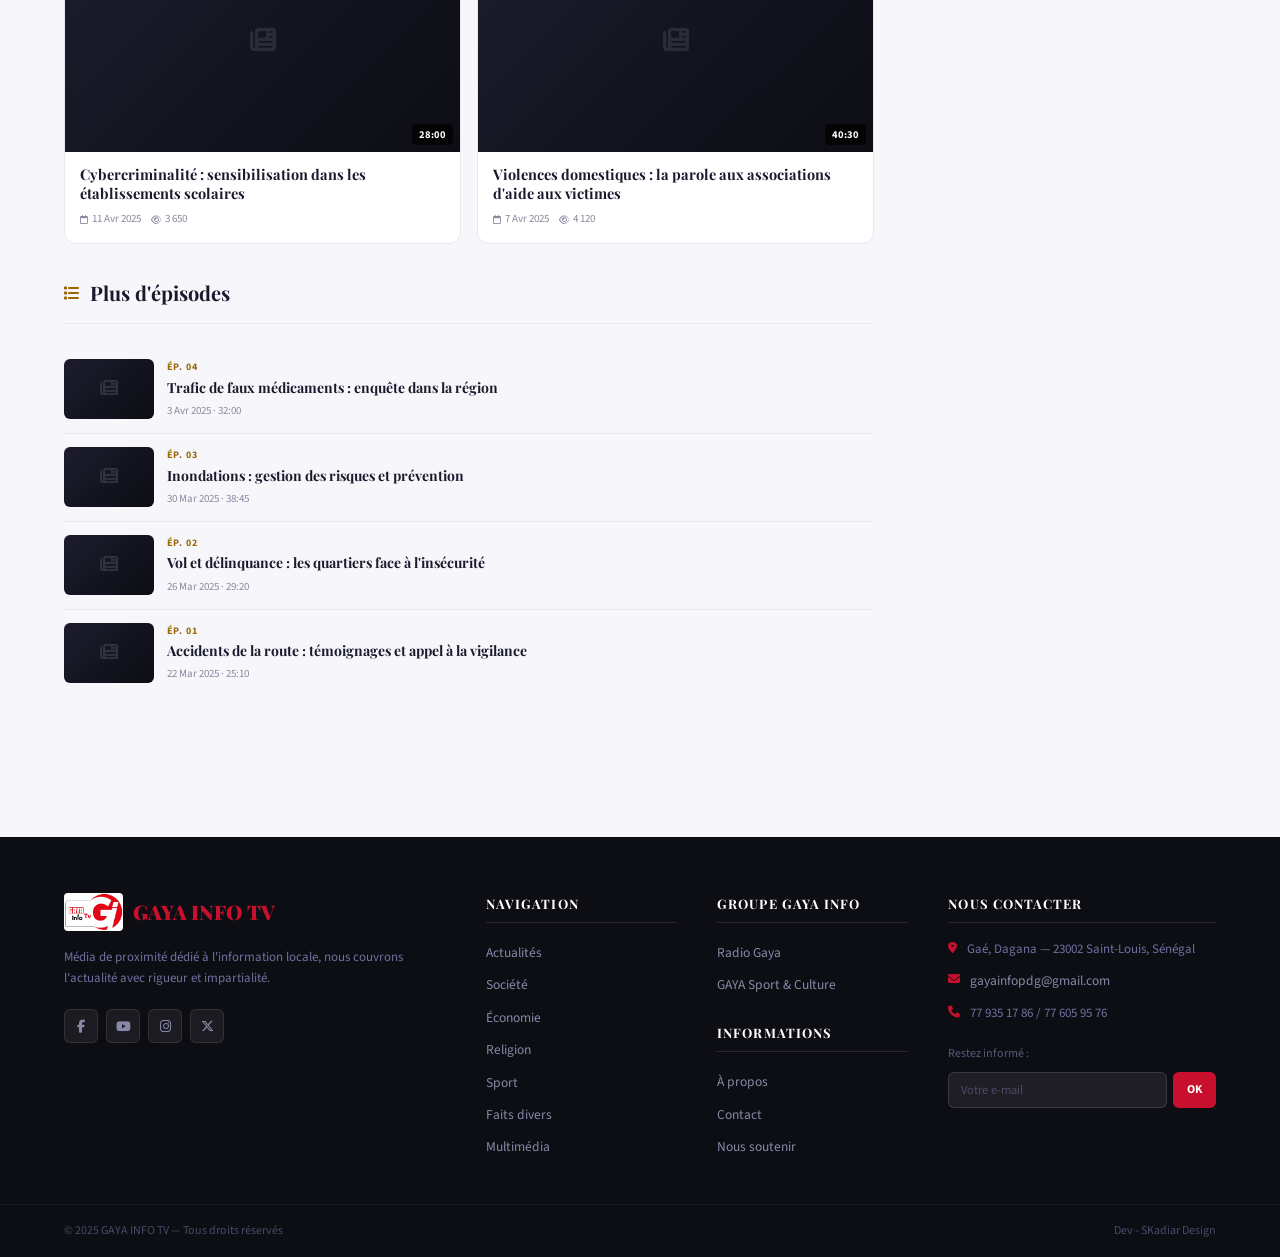
<file: faitsdivers.html>
<!DOCTYPE html>
<html lang="fr">
<head>
<meta charset="UTF-8">
<meta name="viewport" content="width=device-width, initial-scale=1.0">
<title>Faits divers — Émissions GAYA INFO TV</title>
<meta name="description" content="Émissions Faits divers de GAYA INFO TV — Sécurité, justice et faits de société à Dagana et Saint-Louis.">
<link rel="preconnect" href="https://fonts.googleapis.com">
<link rel="preconnect" href="https://fonts.gstatic.com" crossorigin>
<link href="https://fonts.googleapis.com/css2?family=Playfair+Display:wght@400;700;900&family=Source+Sans+3:wght@300;400;600;700&display=swap" rel="stylesheet">
<link rel="stylesheet" href="https://cdnjs.cloudflare.com/ajax/libs/font-awesome/6.5.1/css/all.min.css">
<link rel="stylesheet" href="style.css">
<link rel="stylesheet" href="emissions.css">
<style>
  :root { --accent: #996600; --accent-light: #fff8e0; }
  .emissions-hero { background: #f0b830; }
  .hero-badge { color: white; border-color: white; }
  .emissions-hero h1 em { color: white; }
</style>
</head>
<body>

<div class="ticker-wrap">
   <div class="ticker-label">INFO</div>
  <div class="ticker-content">
    <span> Actualités, analyses et couverture d'événements en direct — suivez tout ici &nbsp;&nbsp;&nbsp;•&nbsp;&nbsp;&nbsp; Service commercial : 77 935 17 86 / 77 605 95 76 </span>
  </div>
</div>

<header class="site-header" id="site-header">
  <div class="header-inner">
    <a href="index.html" class="logo">
      <img src="gaya.jpg" alt="GAYA INFO TV" onerror="this.style.display='none'">
      <div class="logo-text"><span class="logo-name">GAYA INFO TV</span><span class="logo-tagline">L'information de proximité</span></div>
    </a>
    <nav class="main-nav" id="main-nav">
      <a href="index.html" class="nav-link">Accueil</a>
      <a href="actualites.html" class="nav-link">Actualités</a>
      <div class="nav-dropdown">
        <a href="#" class="nav-link dropdown-trigger active">Émissions <i class="fa-solid fa-chevron-down" style="font-size:10px;"></i></a>
        <div class="dropdown-menu">
          <a href="societe.html"><i class="fa-solid fa-users"></i> Société</a>
          <a href="economie.html"><i class="fa-solid fa-chart-line"></i> Économie</a>
          <a href="religion.html"><i class="fa-solid fa-mosque"></i> Religion</a>
          <a href="sport.html"><i class="fa-solid fa-futbol"></i> Sport</a>
          <a href="faitsdivers.html"><i class="fa-solid fa-newspaper"></i> Faits divers</a>
        </div>
      </div>
      <a href="multimedia.html" class="nav-link">Multimédia</a>
      <a href="apropos.html" class="nav-link">À propos</a>
      <a href="contact.html" class="nav-link">Contact</a>
    </nav>
    <div class="header-actions">
      <button class="btn-search" id="search-toggle"><i class="fa-solid fa-magnifying-glass"></i></button>
      <a href="#" class="btn-radio"><i class="fa-solid fa-radio"></i> Radio</a>
      <a href="index.html#live" class="btn-live"><span class="live-dot"></span> Direct</a>
      <button class="hamburger" id="hamburger"><span></span><span></span><span></span></button>
    </div>
  </div>
  <div class="search-bar" id="search-bar">
    <div class="search-inner"><i class="fa-solid fa-magnifying-glass"></i><input type="text" placeholder="Rechercher..."><button class="search-close" id="search-close"><i class="fa-solid fa-xmark"></i></button></div>
  </div>
</header>

<div class="social-bar">
  <div class="social-bar-inner">
    <span class="social-bar-label">Suivez-nous</span>
    <a href="https://www.facebook.com/gayainfotv" target="_blank" rel="noopener" class="social-icon fb"><i class="fa-brands fa-facebook-f"></i></a>
    <a href="https://www.youtube.com/@gayainfotv" target="_blank" rel="noopener" class="social-icon yt"><i class="fa-brands fa-youtube"></i></a>
    <a href="#" class="social-icon ig"><i class="fa-brands fa-instagram"></i></a>
    <a href="#" class="social-icon tw"><i class="fa-brands fa-x-twitter"></i></a>
    <div class="social-bar-date" id="current-date"></div>
  </div>
</div>

<section class="emissions-hero">
  <div class="hero-watermark">FAITS DIVERS</div>
  <div class="container hero-inner">
    <div class="breadcrumb">
      <a href="index.html">Accueil</a><i class="fa-solid fa-chevron-right"></i>
      <a href="#">Émissions</a><i class="fa-solid fa-chevron-right"></i>
      <span class="current">Faits divers</span>
    </div>
    <div class="hero-badge"><i class="fa-solid fa-newspaper"></i> Émissions</div>
    <h1>Sécurité &amp; <em>Justice</em></h1>
    <p class="hero-desc">Sécurité publique, affaires judiciaires et faits de société : un regard responsable et équilibré sur l'actualité sensible.</p>
    <div class="hero-schedule-strip">
      
    </div>
  </div>
</section>

<nav class="emissions-subnav">
  <div class="emissions-subnav-inner">
    <a href="societe.html" class="subnav-link"><i class="fa-solid fa-users"></i> Société</a>
    <a href="economie.html" class="subnav-link"><i class="fa-solid fa-chart-line"></i> Économie</a>
    <a href="religion.html" class="subnav-link"><i class="fa-solid fa-mosque"></i> Religion</a>
    <a href="sport.html" class="subnav-link"><i class="fa-solid fa-futbol"></i> Sport</a>
    <a href="faitsdivers.html" class="subnav-link active"><i class="fa-solid fa-newspaper"></i> Faits divers</a>
  </div>
</nav>

<section class="emissions-page">
  <div class="container">
    <div class="emissions-layout">
      <main>
        <div class="emission-featured">
          <div class="emission-featured-media" onclick="openVideo('dQw4w9WgXcQ','Sécurité routière : bilan et mesures préventives dans la région')">
            <div class="placeholder-bg"><i class="fa-solid fa-newspaper"></i></div>
            <div class="featured-play-btn"><div class="play-circle"><i class="fa-solid fa-play"></i></div></div>
            <span class="featured-badge">À la une</span>
          </div>
          <div class="emission-featured-body">
            <div class="emission-ep-label">Reportage • Sécurité</div>
            <h2 class="emission-featured-title">Sécurité routière : bilan et mesures préventives dans la région</h2>
            <p class="emission-featured-desc">Un reportage complet sur la sécurité routière dans le département de Dagana, avec les témoignages des forces de l'ordre et des associations de prévention.</p>
            <div class="emission-meta-row">
              <span><i class="fa-regular fa-calendar"></i> 21 Avr 2025</span>
              <span><i class="fa-regular fa-clock"></i> 52 min</span>
              <span><i class="fa-regular fa-eye"></i> 4 180 vues</span>
            </div>
          </div>
        </div>

        <div class="section-title-bar">
          <h2><i class="fa-solid fa-film"></i> Derniers épisodes</h2>
          <a href="#" class="section-link">Tous les épisodes <i class="fa-solid fa-arrow-right"></i></a>
        </div>
        <div class="episodes-grid" id="episodes-grid"></div>

        <div class="section-title-bar" style="margin-top:2rem;">
          <h2><i class="fa-solid fa-list"></i> Plus d'épisodes</h2>
        </div>
        <div class="episodes-list" id="episodes-list"></div>
      </main>

      <aside class="sidebar">
        <div class="sidebar-widget widget-live" id="live">
        <div class="sidebar-widget widget-live" id="live">
  <div class="widget-header">
    <span class="live-indicator">
      <span class="live-dot"></span> Diffusion en direct
    </span>
  </div>

  <div class="live-player-wrap" id="live-content">
    <p style="text-align:center; padding:1rem; color:#aaa;">
      Vérification du live...
    </p>
  </div>

  <div class="live-now">
    <div class="live-now-badge">
      <span class="live-dot"></span> En ce moment
    </div>
    <p id="live-title">Chargement...</p>
  </div>
</div>

        <div class="sidebar-widget">
          <div class="widget-header"><h3 class="widget-title">Programme de la semaine</h3></div>
          <div class="schedule-list">
            <div class="schedule-item"><span class="schedule-day">Mar</span><div><div class="schedule-show">Faits du jour</div><div class="schedule-time">21h00</div></div></div>
            <div class="schedule-item"><span class="schedule-day">Jeu</span><div><div class="schedule-show">Chronique judiciaire</div><div class="schedule-time">20h30</div></div></div>
            <div class="schedule-item"><span class="schedule-day">Sam</span><div><div class="schedule-show">Sécurité locale</div><div class="schedule-time">19h00</div></div></div>
          </div>
        </div>

        <div class="sidebar-widget">
          <div class="widget-header"><h3 class="widget-title">Autres émissions</h3></div>
          <div class="other-emissions">
            <a href="societe.html" class="other-emission-link"><i class="fa-solid fa-users" style="color:#2d5be3"></i> Société</a>
            <a href="economie.html" class="other-emission-link"><i class="fa-solid fa-chart-line" style="color:#1a7c4f"></i> Économie</a>
            <a href="religion.html" class="other-emission-link"><i class="fa-solid fa-mosque" style="color:#b8571a"></i> Religion</a>
            <a href="sport.html" class="other-emission-link"><i class="fa-solid fa-futbol" style="color:#c8102e"></i> Sport</a>
            <a href="faitsdivers.html" class="other-emission-link current"><i class="fa-solid fa-newspaper" style="color:#996600"></i> Faits divers</a>
          </div>
        </div>
      </aside>
    </div>
  </div>
</section>

<div class="lightbox-overlay" id="video-lightbox">
  <div class="lightbox-box">
    <button class="lightbox-close" onclick="closeLightbox()"><i class="fa-solid fa-xmark"></i></button>
    <iframe id="lightbox-iframe" allowfullscreen></iframe>
    <p class="lightbox-title" id="lightbox-video-title"></p>
  </div>
</div>

<!-- FOOTER -->
<footer class="site-footer">
  <div class="footer-top">
    <div class="container footer-grid">

      <div class="footer-col footer-brand">
        <a href="index.html" class="footer-logo">
          <img src="gaya.jpg" alt="GAYA INFO TV" onerror="this.style.display='none'">
          <span>GAYA INFO TV</span>
        </a>
        <p class="footer-about">Média de proximité dédié à l'information locale, nous couvrons l'actualité avec rigueur et impartialité.</p>
        <div class="footer-socials">
          <a href="https://www.facebook.com/gayainfotv" target="_blank" rel="noopener" aria-label="Facebook"><i class="fa-brands fa-facebook-f"></i></a>
          <a href="https://www.youtube.com/@gayainfotv" target="_blank" rel="noopener" aria-label="YouTube"><i class="fa-brands fa-youtube"></i></a>
          <a href="#" aria-label="Instagram"><i class="fa-brands fa-instagram"></i></a>
          <a href="#" aria-label="X/Twitter"><i class="fa-brands fa-x-twitter"></i></a>
        </div>
      </div>

      <div class="footer-col">
        <h4>Navigation</h4>
        <ul>
          <li><a href="actualites.html">Actualités</a></li>
          <li><a href="societe.html">Société</a></li>
          <li><a href="economie.html">Économie</a></li>
          <li><a href="religion.html">Religion</a></li>
          <li><a href="sport.html">Sport</a></li>
          <li><a href="faitsdivers.html">Faits divers</a></li>
          <li><a href="multimedia.html">Multimédia</a></li>
        </ul>
      </div>

      <div class="footer-col">
        <h4>Groupe GAYA INFO</h4>
        <ul>
          <li><a href="#">Radio Gaya</a></li>
          <li><a href="#">GAYA Sport & Culture</a></li>
        </ul>
        <h4 style="margin-top: 1.5rem;">Informations</h4>
        <ul>
          <li><a href="apropos.html">À propos</a></li>
          <li><a href="contact.html">Contact</a></li>
          <li><a href="don.html">Nous soutenir</a></li>
        </ul>
      </div>

      <div class="footer-col footer-contact">
        <h4>Nous contacter</h4>
        <ul class="contact-list">
          <li><i class="fa-solid fa-location-dot"></i> Gaé, Dagana — 23002 Saint-Louis, Sénégal</li>
          <li><i class="fa-solid fa-envelope"></i> <a href="mailto:gayainfopdg@gmail.com">gayainfopdg@gmail.com</a></li>
          <li><i class="fa-solid fa-phone"></i> 77 935 17 86 / 77 605 95 76</li>
        </ul>
        <div class="footer-newsletter">
          <p>Restez informé :</p>
          <form class="footer-form" onsubmit="subscribeNewsletter(event)">
            <input type="email" placeholder="Votre e-mail">
            <button type="submit">OK</button>
          </form>
        </div>
      </div>

    </div>
  </div>
  <div class="footer-bottom">
    <div class="footer-bottom-inner">
      <span>© 2025 GAYA INFO TV — Tous droits réservés</span>
      <span>Dev - </i> SKadiar Design</span>
    </div>
  </div>
</footer>
<!-- TOAST BIENTÔT DISPONIBLE -->
<div class="toast-soon" id="toast-soon">
  <div class="toast-soon-icon">
    <i class="fa-solid fa-radio"></i>
  </div>
  <div class="toast-soon-text">
    <div class="toast-soon-title">Bientôt disponible</div>
    <div class="toast-soon-sub">Cette fonctionnalité arrive très prochainement ✨</div>
  </div>
  <button class="toast-soon-close" onclick="hideToast()">
    <i class="fa-solid fa-xmark"></i>
  </button>
</div>

<script src="script.js"></script>
<script src="emissions.js"></script>
<script>

const episodes = [{ ep: "Ép. 08", title: "Opération de sécurisation : forces de l'ordre sur le terrain", date: "19 Avr 2025", duration: "22:15", views: "2 430", id: "dQw4w9WgXcQ" },
  { ep: "Ép. 07", title: "Justice locale : le rôle des médiateurs communautaires", date: "15 Avr 2025", duration: "35:40", views: "1 890", id: "dQw4w9WgXcQ" },
  { ep: "Ép. 06", title: "Cybercriminalité : sensibilisation dans les établissements scolaires", date: "11 Avr 2025", duration: "28:00", views: "3 650", id: "dQw4w9WgXcQ" },
  { ep: "Ép. 05", title: "Violences domestiques : la parole aux associations d'aide aux victimes", date: "7 Avr 2025", duration: "40:30", views: "4 120", id: "dQw4w9WgXcQ" }];
const moreEpisodes = [{ ep: "Ép. 04", title: "Trafic de faux médicaments : enquête dans la région", date: "3 Avr 2025", duration: "32:00" },
  { ep: "Ép. 03", title: "Inondations : gestion des risques et prévention", date: "30 Mar 2025", duration: "38:45" },
  { ep: "Ép. 02", title: "Vol et délinquance : les quartiers face à l'insécurité", date: "26 Mar 2025", duration: "29:20" },
  { ep: "Ép. 01", title: "Accidents de la route : témoignages et appel à la vigilance", date: "22 Mar 2025", duration: "25:10" }];

document.getElementById('episodes-grid').innerHTML = episodes.map(e => `
  <div class="episode-card" onclick="openVideo('${e.id}','${e.title}')">
    <div class="episode-thumb">
      <span class="ep-icon"><i class="fa-solid fa-newspaper"></i></span>
      <div class="ep-play-overlay"><div class="ep-play-sm"><i class="fa-solid fa-play"></i></div></div>
      <span class="ep-duration">${e.duration}</span>
      <span class="ep-num-badge">${e.ep}</span>
    </div>
    <div class="episode-info">
      <h3 class="episode-title">${e.title}</h3>
      <div class="episode-meta">
        <span><i class="fa-regular fa-calendar"></i>${e.date}</span>
        <span><i class="fa-regular fa-eye"></i>${e.views}</span>
      </div>
    </div>
  </div>`).join('');

document.getElementById('episodes-list').innerHTML = moreEpisodes.map(e => `
  <div class="episode-list-item" onclick="openVideo('dQw4w9WgXcQ','${e.title}')">
    <div class="episode-list-thumb"><span class="lt-icon"><i class="fa-solid fa-newspaper"></i></span></div>
    <div class="episode-list-info">
      <div class="episode-list-ep">${e.ep}</div>
      <div class="episode-list-title">${e.title}</div>
      <div class="episode-list-meta">${e.date} · ${e.duration}</div>
    </div>
  </div>`).join('');

</script>

<script src="gaya-cms-bridge.js"></script>
<script>
// Injecter les articles CMS de la rubrique "Faits divers"
(function() {
  const articles = gayaGetByCategory('Faits divers');
  if (!articles.length) return;

  const icon = GAYA_ICONS['Faits divers'] || 'fa-newspaper';
  const grid = document.getElementById('episodes-grid');
  if (!grid) return;

  const wrapper = document.createElement('div');
  wrapper.innerHTML = `
    <div class="section-title-bar" style="margin-bottom:12px;margin-top:0;">
      <h2><i class="fa-solid fa-rss" style="color:#c8102e;margin-right:6px;"></i>Dernières publications</h2>
    </div>
    <div style="display:grid;grid-template-columns:repeat(auto-fill,minmax(260px,1fr));gap:16px;margin-bottom:24px;">
      ${articles.slice(0,4).map(a => `
        <div class="episode-card" style="border:1px solid #eee;border-radius:10px;overflow:hidden;">
          <div class="episode-thumb" style="background:#f5f5f5;display:flex;align-items:center;justify-content:center;height:100px;">
            <span class="ep-icon"><i class="fa-solid ${GAYA_ICONS[a.category] || 'fa-newspaper'}" style="font-size:2rem;color:#c8102e;"></i></span>
            ${a.breaking ? '<span style="position:absolute;top:8px;left:8px;background:#c8102e;color:#fff;padding:2px 8px;border-radius:4px;font-size:11px;font-weight:700;">🔴 BREAKING</span>' : ''}
          </div>
          <div class="episode-info" style="padding:12px;">
            <h3 class="episode-title" style="font-size:14px;margin-bottom:6px;">${a.title}</h3>
            <p style="font-size:12px;color:#666;margin-bottom:8px;">${a.excerpt || ''}</p>
            <div class="episode-meta" style="font-size:12px;color:#999;display:flex;gap:12px;">
              <span><i class="fa-regular fa-calendar"></i> ${a.date}</span>
              <span><i class="fa-regular fa-user"></i> ${a.author || 'Rédaction'}</span>
            </div>
          </div>
        </div>`).join('')}
    </div>`;
  grid.parentNode.insertBefore(wrapper, grid);
})();
</script>
</body>
</html>
</file>
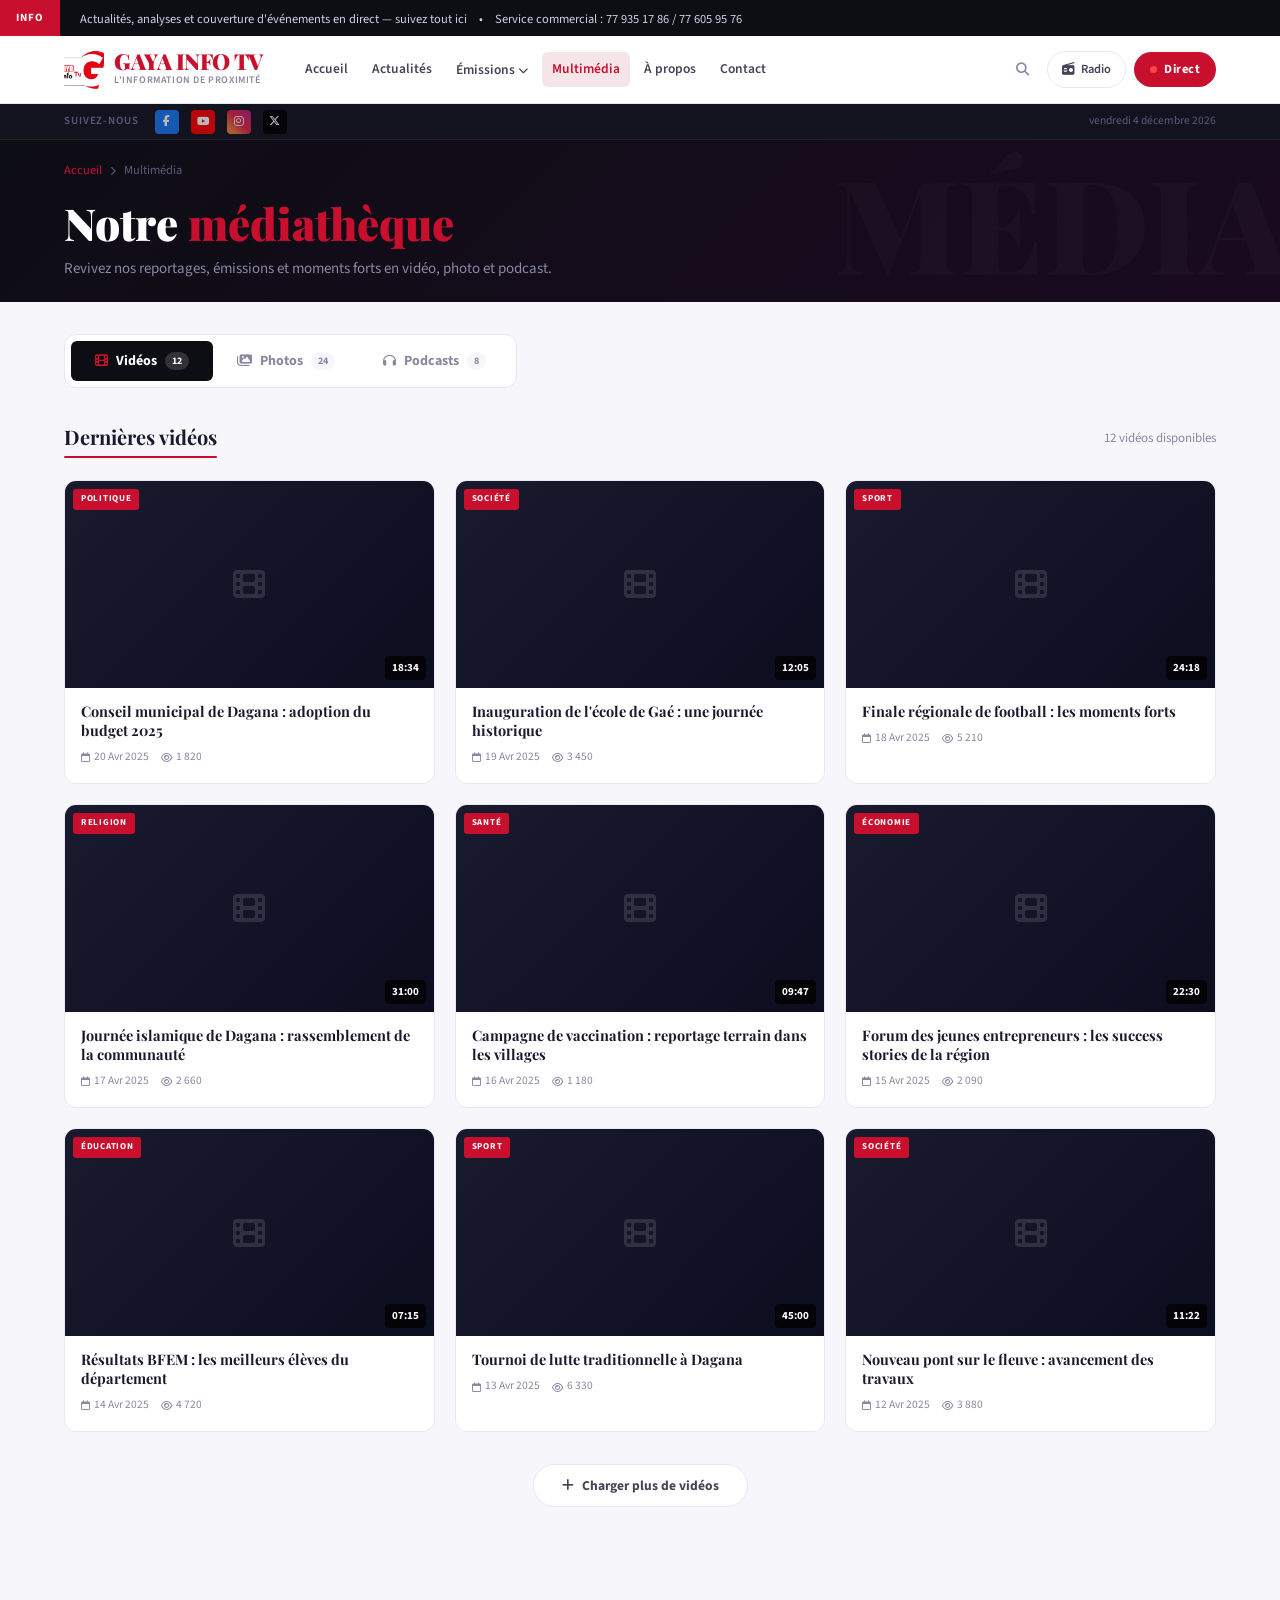
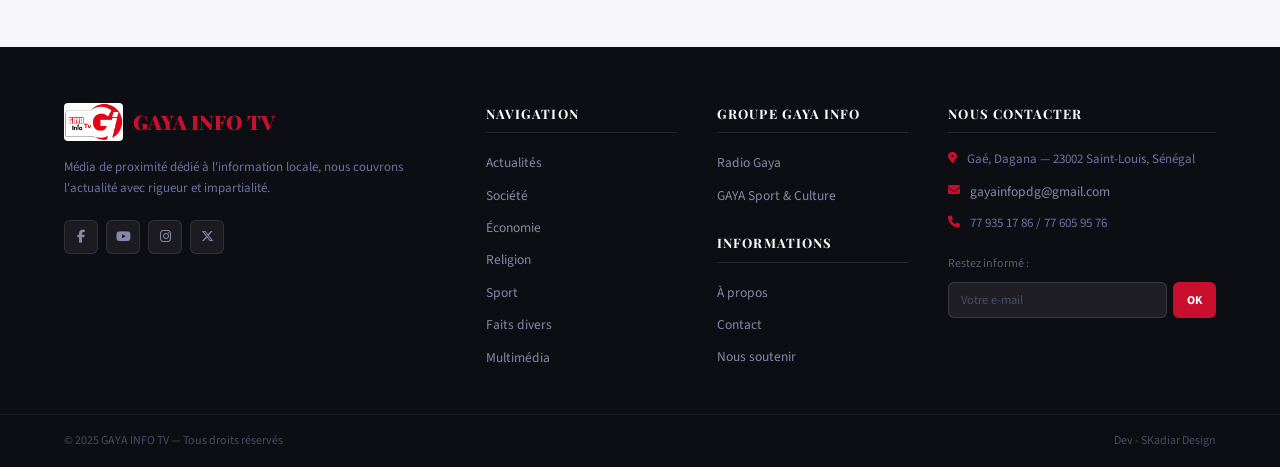
<file: multimedia.html>
<!DOCTYPE html>
<html lang="fr">
<head>
<meta charset="UTF-8">
<meta name="viewport" content="width=device-width, initial-scale=1.0">
<title>Multimédia — GAYA INFO TV</title>
<meta name="description" content="Vidéos, photos et podcasts de GAYA INFO TV — Revivez tous nos reportages et émissions.">
<link rel="preconnect" href="https://fonts.googleapis.com">
<link rel="preconnect" href="https://fonts.gstatic.com" crossorigin>
<link href="https://fonts.googleapis.com/css2?family=Playfair+Display:wght@400;700;900&family=Source+Sans+3:wght@300;400;600;700&display=swap" rel="stylesheet">
<link rel="stylesheet" href="https://cdnjs.cloudflare.com/ajax/libs/font-awesome/6.5.1/css/all.min.css">
<link rel="stylesheet" href="style.css">
<style>

/* ---- PAGE HERO ---- */
.page-hero {
  background: linear-gradient(135deg, var(--color-dark) 0%, #1a0a20 100%);
  padding: 20px 0 20px;
  position: relative;
  overflow: hidden;
}
.page-hero::after {
  content: 'MÉDIA';
  position: absolute;
  right: -10px;
  top: 50%;
  transform: translateY(-50%);
  font-family: var(--font-display);
  font-size: 130px;
  font-weight: 900;
  color: rgba(255,255,255,0.025);
  white-space: nowrap;
  pointer-events: none;
}
.breadcrumb { display: flex; align-items: center; gap: 8px; font-size: 12.5px; color: #5a5a78; margin-bottom: 18px; }
.breadcrumb a { color: var(--color-red); }
.breadcrumb i { font-size: 9px; }
.page-hero h1 { font-family: var(--font-display); font-size: 44px; font-weight: 900; color: #fff; margin-bottom: 10px; line-height: 1.1; }
.page-hero h1 em { font-style: normal; color: var(--color-red); }
.page-hero p { font-size: 15px; color: #8888a8; }

/* ---- TAB SWITCHER ---- */
.media-page { padding: 32px 0 80px; }

.tab-bar {
  display: flex;
  gap: 0;
  background: var(--color-white);
  border: 1px solid var(--color-border);
  border-radius: var(--radius-lg);
  padding: 6px;
  margin-bottom: 32px;
  width: fit-content;
}

.tab-btn {
  padding: 10px 24px;
  border-radius: var(--radius);
  font-size: 14px;
  font-weight: 700;
  color: var(--color-text-muted);
  cursor: pointer;
  display: flex;
  align-items: center;
  gap: 8px;
  transition: all 0.2s;
  font-family: var(--font-body);
  border: none;
  background: none;
}
.tab-btn i { font-size: 13px; }
.tab-btn:hover { color: var(--color-text); }
.tab-btn.active {
  background: var(--color-dark);
  color: #fff;
}
.tab-btn.active i { color: var(--color-red); }

.tab-count {
  background: rgba(255,255,255,0.15);
  border-radius: 999px;
  font-size: 10px;
  font-weight: 700;
  padding: 2px 7px;
}
.tab-btn:not(.active) .tab-count {
  background: var(--color-bg);
  color: var(--color-text-muted);
}

/* ---- SECTIONS ---- */
.media-section { display: none; }
.media-section.active { display: block; animation: fadeInUp 0.3s ease; }

@keyframes fadeInUp { from { opacity: 0; transform: translateY(10px); } to { opacity: 1; transform: translateY(0); } }

/* ---- SECTION HEADER ---- */
.media-section-header {
  display: flex;
  align-items: center;
  justify-content: space-between;
  margin-bottom: 22px;
}
.media-section-title {
  font-family: var(--font-display);
  font-size: 20px;
  font-weight: 700;
  color: var(--color-text);
}
.media-section-title span::after {
  content: '';
  display: block;
  height: 2px;
  background: var(--color-red);
  border-radius: 1px;
  margin-top: 3px;
}
.media-count { font-size: 13px; color: var(--color-text-muted); }

/* ---- VIDEOS GRID ---- */
.videos-grid {
  display: grid;
  grid-template-columns: repeat(3, 1fr);
  gap: 20px;
}

.video-card {
  background: var(--color-white);
  border: 1px solid var(--color-border);
  border-radius: var(--radius-lg);
  overflow: hidden;
  transition: box-shadow 0.2s, transform 0.2s;
  cursor: pointer;
}
.video-card:hover { box-shadow: var(--shadow-md); transform: translateY(-3px); }

.video-thumb {
  position: relative;
  aspect-ratio: 16/9;
  background: linear-gradient(135deg, var(--color-dark-3), var(--color-dark));
  overflow: hidden;
}
.video-thumb img { width: 100%; height: 100%; object-fit: cover; transition: transform 0.3s; }
.video-card:hover .video-thumb img { transform: scale(1.06); }

.video-thumb-placeholder {
  width: 100%; height: 100%;
  display: flex;
  align-items: center;
  justify-content: center;
  background: linear-gradient(135deg, #1a1a2e, #0d0d20);
}
.video-thumb-placeholder i { font-size: 32px; color: rgba(255,255,255,0.12); }

.play-overlay {
  position: absolute;
  inset: 0;
  display: flex;
  align-items: center;
  justify-content: center;
  background: rgba(0,0,0,0.25);
  opacity: 0;
  transition: opacity 0.25s;
}
.video-card:hover .play-overlay { opacity: 1; }
.play-btn-circle {
  width: 52px; height: 52px;
  background: rgba(255,255,255,0.92);
  border-radius: 50%;
  display: flex;
  align-items: center;
  justify-content: center;
  box-shadow: 0 4px 18px rgba(0,0,0,0.3);
}
.play-btn-circle i { font-size: 18px; color: var(--color-red); margin-left: 3px; }

.video-duration {
  position: absolute;
  bottom: 8px;
  right: 8px;
  background: rgba(0,0,0,0.75);
  color: #fff;
  font-size: 11px;
  font-weight: 700;
  padding: 3px 7px;
  border-radius: 4px;
}

.video-cat-badge {
  position: absolute;
  top: 8px;
  left: 8px;
  background: var(--color-red);
  color: #fff;
  font-size: 9px;
  font-weight: 700;
  text-transform: uppercase;
  letter-spacing: 0.08em;
  padding: 3px 8px;
  border-radius: 3px;
}

.video-info { padding: 14px 16px 16px; }
.video-title {
  font-family: var(--font-display);
  font-size: 14.5px;
  font-weight: 700;
  color: var(--color-text);
  line-height: 1.3;
  margin-bottom: 8px;
  display: -webkit-box;
  -webkit-line-clamp: 2;
  -webkit-box-orient: vertical;
  overflow: hidden;
  transition: color 0.2s;
}
.video-card:hover .video-title { color: var(--color-red); }
.video-meta { display: flex; align-items: center; gap: 12px; font-size: 11.5px; color: var(--color-text-muted); }
.video-meta span { display: flex; align-items: center; gap: 4px; }
.video-meta i { font-size: 10px; }

/* ---- FEATURED VIDEO ---- */
.video-featured {
  background: var(--color-white);
  border: 1px solid var(--color-border);
  border-radius: var(--radius-lg);
  overflow: hidden;
  margin-bottom: 28px;
  display: grid;
  grid-template-columns: 1fr 1fr;
}
.video-featured-player {
  position: relative;
  aspect-ratio: 16/9;
  background: #000;
  height: 100%;
}
.video-featured-player iframe { width: 100%; height: 100%; border: none; display: block; }
.video-featured-info { padding: 28px; display: flex; flex-direction: column; justify-content: center; }
.video-featured-badge {
  display: inline-flex;
  align-items: center;
  gap: 6px;
  background: var(--color-red-light);
  color: var(--color-red);
  font-size: 11px;
  font-weight: 700;
  text-transform: uppercase;
  letter-spacing: 0.08em;
  padding: 5px 12px;
  border-radius: 3px;
  margin-bottom: 14px;
  width: fit-content;
}
.video-featured-title {
  font-family: var(--font-display);
  font-size: 22px;
  font-weight: 700;
  color: var(--color-text);
  line-height: 1.25;
  margin-bottom: 12px;
}
.video-featured-desc { font-size: 14px; color: var(--color-text-2); line-height: 1.6; margin-bottom: 18px; }
.video-featured-meta { display: flex; gap: 16px; font-size: 12px; color: var(--color-text-muted); }
.video-featured-meta span { display: flex; align-items: center; gap: 5px; }

/* ---- PHOTOS GRID ---- */
.photos-grid {
  columns: 3;
  column-gap: 16px;
}

.photo-item {
  break-inside: avoid;
  margin-bottom: 16px;
  border-radius: var(--radius-lg);
  overflow: hidden;
  position: relative;
  cursor: pointer;
  background: linear-gradient(135deg, var(--color-dark-3), var(--color-dark));
}

.photo-item img {
  width: 100%;
  display: block;
  transition: transform 0.3s;
}

.photo-item-placeholder {
  aspect-ratio: 4/3;
  display: flex;
  align-items: center;
  justify-content: center;
}
.photo-item-placeholder.tall { aspect-ratio: 3/4; }
.photo-item-placeholder.wide { aspect-ratio: 16/9; }
.photo-item-placeholder i { font-size: 32px; color: rgba(255,255,255,0.1); }

.photo-overlay {
  position: absolute;
  inset: 0;
  background: linear-gradient(to top, rgba(0,0,0,0.65) 0%, transparent 50%);
  opacity: 0;
  transition: opacity 0.25s;
  display: flex;
  align-items: flex-end;
  padding: 14px;
}
.photo-item:hover .photo-overlay { opacity: 1; }
.photo-item:hover img { transform: scale(1.05); }
.photo-caption {
  color: #fff;
  font-size: 12.5px;
  font-weight: 600;
  line-height: 1.3;
}
.photo-expand {
  position: absolute;
  top: 10px;
  right: 10px;
  width: 32px; height: 32px;
  background: rgba(255,255,255,0.15);
  backdrop-filter: blur(4px);
  border-radius: var(--radius);
  display: flex; align-items: center; justify-content: center;
  color: #fff; font-size: 12px;
  opacity: 0; transition: opacity 0.25s;
}
.photo-item:hover .photo-expand { opacity: 1; }

/* ---- PODCASTS ---- */
.podcasts-list { display: flex; flex-direction: column; gap: 14px; }

.podcast-card {
  background: var(--color-white);
  border: 1px solid var(--color-border);
  border-radius: var(--radius-lg);
  padding: 20px 22px;
  display: flex;
  gap: 18px;
  align-items: center;
  transition: box-shadow 0.2s;
}
.podcast-card:hover { box-shadow: var(--shadow); }

.podcast-cover {
  width: 64px; height: 64px;
  border-radius: var(--radius);
  background: linear-gradient(135deg, var(--color-dark-3), var(--color-dark));
  flex-shrink: 0;
  display: flex;
  align-items: center;
  justify-content: center;
  overflow: hidden;
}
.podcast-cover i { font-size: 24px; color: var(--color-red); }

.podcast-info { flex: 1; min-width: 0; }
.podcast-ep { font-size: 10px; font-weight: 700; color: var(--color-red); text-transform: uppercase; letter-spacing: 0.1em; margin-bottom: 4px; }
.podcast-title { font-family: var(--font-display); font-size: 15px; font-weight: 700; color: var(--color-text); margin-bottom: 5px; line-height: 1.3; }
.podcast-desc { font-size: 13px; color: var(--color-text-2); margin-bottom: 10px; display: -webkit-box; -webkit-line-clamp: 1; -webkit-box-orient: vertical; overflow: hidden; }
.podcast-player { display: flex; align-items: center; gap: 10px; }
.podcast-player audio { flex: 1; height: 32px; }
.podcast-player audio::-webkit-media-controls-panel { background: var(--color-bg); }
.podcast-duration { font-size: 11px; color: var(--color-text-muted); font-weight: 600; white-space: nowrap; }

/* ---- LIGHTBOX ---- */
.lightbox-overlay {
  position: fixed;
  inset: 0;
  background: rgba(0,0,0,0.92);
  z-index: 9999;
  display: none;
  align-items: center;
  justify-content: center;
  padding: 20px;
  animation: fadeIn 0.2s ease;
}
.lightbox-overlay.open { display: flex; }
@keyframes fadeIn { from { opacity: 0; } to { opacity: 1; } }

.lightbox-inner {
  position: relative;
  max-width: 1000px;
  width: 100%;
  animation: zoomIn 0.25s ease;
}
@keyframes zoomIn { from { transform: scale(0.85); opacity: 0; } to { transform: scale(1); opacity: 1; } }

.lightbox-inner img, .lightbox-inner iframe {
  width: 100%;
  border-radius: var(--radius-lg);
  display: block;
  max-height: 80vh;
  object-fit: contain;
}
.lightbox-close-btn {
  position: absolute;
  top: -14px;
  right: -14px;
  width: 38px; height: 38px;
  background: var(--color-white);
  border: none;
  border-radius: 50%;
  font-size: 16px;
  color: var(--color-text);
  cursor: pointer;
  display: flex; align-items: center; justify-content: center;
  box-shadow: var(--shadow-md);
  transition: transform 0.2s;
}
.lightbox-close-btn:hover { transform: scale(1.1); }
.lightbox-caption { color: rgba(255,255,255,0.65); font-size: 13px; text-align: center; margin-top: 12px; }

/* ---- LOAD MORE ---- */
.load-more-wrap { text-align: center; margin-top: 32px; }
.btn-load-more {
  padding: 11px 28px;
  border: 1.5px solid var(--color-border);
  border-radius: 999px;
  background: var(--color-white);
  color: var(--color-text-2);
  font-size: 13.5px;
  font-weight: 700;
  cursor: pointer;
  font-family: var(--font-body);
  display: inline-flex;
  align-items: center;
  gap: 8px;
  transition: all 0.2s;
}
.btn-load-more:hover { border-color: var(--color-red); color: var(--color-red); }

/* ---- BACK TO TOP ---- */
#back-to-top {
  position: fixed;
  bottom: 28px; right: 28px;
  width: 42px; height: 42px;
  background: var(--color-red);
  color: #fff;
  border: none;
  border-radius: 50%;
  font-size: 16px;
  cursor: pointer;
  display: none;
  align-items: center;
  justify-content: center;
  box-shadow: var(--shadow-md);
  z-index: 500;
  transition: transform 0.2s, background 0.2s;
}
#back-to-top.visible { display: flex; }
#back-to-top:hover { background: var(--color-red-dark); transform: translateY(-2px); }

@media (max-width: 1024px) { .videos-grid { grid-template-columns: 1fr 1fr; } }
@media (max-width: 900px) {
  .video-featured { grid-template-columns: 1fr; }
  .video-featured-player { aspect-ratio: 16/9; height: auto; }
  .photos-grid { columns: 2; }
  .page-hero h1 { font-size: 32px; }
  .tab-btn { padding: 9px 16px; font-size: 13px; }
}
@media (max-width: 600px) {
  .videos-grid { grid-template-columns: 1fr; }
  .photos-grid { columns: 1; }
  .podcast-card { flex-direction: column; align-items: flex-start; }
  .tab-btn span.label { display: none; }
  .tab-bar { width: auto; }
}
</style>
</head>
<body>

<!-- TICKER -->
<div class="ticker-wrap">
   <div class="ticker-label">INFO</div>
  <div class="ticker-content">
    <span> Actualités, analyses et couverture d'événements en direct — suivez tout ici &nbsp;&nbsp;&nbsp;•&nbsp;&nbsp;&nbsp; Service commercial : 77 935 17 86 / 77 605 95 76 </span>
  </div>
</div>

<!-- HEADER -->
<header class="site-header" id="site-header">
  <div class="header-inner">
    <a href="index.html" class="logo">
      <img src="gaya.jpg" alt="GAYA INFO TV" onerror="this.style.display='none'">
      <div class="logo-text">
        <span class="logo-name">GAYA INFO TV</span>
        <span class="logo-tagline">L'information de proximité</span>
      </div>
    </a>
    <nav class="main-nav" id="main-nav">
      <a href="index.html" class="nav-link">Accueil</a>
      <a href="actualites.html" class="nav-link">Actualités</a>
      <div class="nav-dropdown">
        <a href="#" class="nav-link dropdown-trigger">Émissions <i class="fa-solid fa-chevron-down" style="font-size:10px;"></i></a>
        <div class="dropdown-menu">
          <a href="societe.html"><i class="fa-solid fa-users"></i> Société</a>
          <a href="economie.html"><i class="fa-solid fa-chart-line"></i> Économie</a>
          <a href="religion.html"><i class="fa-solid fa-mosque"></i> Religion</a>
          <a href="sport.html"><i class="fa-solid fa-futbol"></i> Sport</a>
          <a href="faitsdivers.html"><i class="fa-solid fa-newspaper"></i> Faits divers</a>
        </div>
      </div>
      <a href="multimedia.html" class="nav-link active">Multimédia</a>
      <a href="apropos.html" class="nav-link">À propos</a>
      <a href="contact.html" class="nav-link">Contact</a>
    </nav>
    <div class="header-actions">
      <button class="btn-search" id="search-toggle"><i class="fa-solid fa-magnifying-glass"></i></button>
      <a href="#" class="btn-radio"><i class="fa-solid fa-radio"></i> Radio</a>
      <a href="index.html#live" class="btn-live"><span class="live-dot"></span> Direct</a>
      <button class="hamburger" id="hamburger"><span></span><span></span><span></span></button>
    </div>
  </div>
  <div class="search-bar" id="search-bar">
    <div class="search-inner">
      <i class="fa-solid fa-magnifying-glass"></i>
      <input type="text" placeholder="Rechercher dans les médias...">
      <button class="search-close" id="search-close"><i class="fa-solid fa-xmark"></i></button>
    </div>
  </div>
</header>

<!-- SOCIAL BAR -->
<div class="social-bar">
  <div class="social-bar-inner">
    <span class="social-bar-label">Suivez-nous</span>
    <a href="https://www.facebook.com/gayainfotv" target="_blank" rel="noopener" class="social-icon fb"><i class="fa-brands fa-facebook-f"></i></a>
    <a href="https://www.youtube.com/@gayainfotv" target="_blank" rel="noopener" class="social-icon yt"><i class="fa-brands fa-youtube"></i></a>
    <a href="#" class="social-icon ig"><i class="fa-brands fa-instagram"></i></a>
    <a href="#" class="social-icon tw"><i class="fa-brands fa-x-twitter"></i></a>
    <div class="social-bar-date" id="current-date"></div>
  </div>
</div>

<!-- PAGE HERO -->
<section class="page-hero">
  <div class="container">
    <div class="breadcrumb">
      <a href="index.html">Accueil</a>
      <i class="fa-solid fa-chevron-right"></i>
      <span>Multimédia</span>
    </div>
    <h1>Notre <em>médiathèque</em></h1>
    <p>Revivez nos reportages, émissions et moments forts en vidéo, photo et podcast.</p>
  </div>
</section>

<!-- MAIN CONTENT -->
<section class="media-page">
  <div class="container">

    <!-- TAB BAR -->
    <div class="tab-bar">
      <button class="tab-btn active" data-tab="videos" onclick="switchTab('videos')">
        <i class="fa-solid fa-film"></i>
        <span class="label">Vidéos</span>
        <span class="tab-count">12</span>
      </button>
      <button class="tab-btn" data-tab="photos" onclick="switchTab('photos')">
        <i class="fa-solid fa-images"></i>
        <span class="label">Photos</span>
        <span class="tab-count">24</span>
      </button>
      <button class="tab-btn" data-tab="podcasts" onclick="switchTab('podcasts')">
        <i class="fa-solid fa-headphones"></i>
        <span class="label">Podcasts</span>
        <span class="tab-count">8</span>
      </button>
    </div>

    <!-- SECTION: VIDÉOS -->
    <div class="media-section active" id="section-videos">

      

      <!-- VIDEO GRID -->
      <div class="media-section-header">
        <h3 class="media-section-title"><span>Dernières vidéos</span></h3>
        <span class="media-count">12 vidéos disponibles</span>
      </div>

      <div class="videos-grid" id="videos-grid"></div>

      <div class="load-more-wrap">
        <button class="btn-load-more" onclick="loadMoreVideos()">
          <i class="fa-solid fa-plus"></i> Charger plus de vidéos
        </button>
      </div>
    </div>

    <!-- SECTION: PHOTOS -->
    <div class="media-section" id="section-photos">

      <div class="media-section-header">
        <h3 class="media-section-title"><span>Galerie photo</span></h3>
        <span class="media-count">24 photos</span>
      </div>

      <div class="photos-grid" id="photos-grid"></div>

      <div class="load-more-wrap">
        <button class="btn-load-more" onclick="loadMorePhotos()">
          <i class="fa-solid fa-plus"></i> Voir plus de photos
        </button>
      </div>
    </div>

    <!-- SECTION: PODCASTS -->
    <div class="media-section" id="section-podcasts">

      <div class="media-section-header">
        <h3 class="media-section-title"><span>Nos podcasts</span></h3>
        <span class="media-count">8 épisodes</span>
      </div>

      <div class="podcasts-list" id="podcasts-list"></div>

    </div>

  </div>
</section>

<!-- LIGHTBOX -->
<div class="lightbox-overlay" id="lightbox" onclick="closeLightbox(event)">
  <div class="lightbox-inner" id="lightbox-inner">
    <button class="lightbox-close-btn" onclick="closeLightbox()"><i class="fa-solid fa-xmark"></i></button>
    <div id="lightbox-body"></div>
    <p class="lightbox-caption" id="lightbox-caption"></p>
  </div>
</div>

<!-- BACK TO TOP -->
<button id="back-to-top" onclick="window.scrollTo({top:0,behavior:'smooth'})" title="Retour en haut">
  <i class="fa-solid fa-chevron-up"></i>
</button>

<!-- FOOTER -->
<footer class="site-footer">
  <div class="footer-top">
    <div class="container footer-grid">

      <div class="footer-col footer-brand">
        <a href="index.html" class="footer-logo">
          <img src="gaya.jpg" alt="GAYA INFO TV" onerror="this.style.display='none'">
          <span>GAYA INFO TV</span>
        </a>
        <p class="footer-about">Média de proximité dédié à l'information locale, nous couvrons l'actualité avec rigueur et impartialité.</p>
        <div class="footer-socials">
          <a href="https://www.facebook.com/gayainfotv" target="_blank" rel="noopener" aria-label="Facebook"><i class="fa-brands fa-facebook-f"></i></a>
          <a href="https://www.youtube.com/@gayainfotv" target="_blank" rel="noopener" aria-label="YouTube"><i class="fa-brands fa-youtube"></i></a>
          <a href="#" aria-label="Instagram"><i class="fa-brands fa-instagram"></i></a>
          <a href="#" aria-label="X/Twitter"><i class="fa-brands fa-x-twitter"></i></a>
        </div>
      </div>

      <div class="footer-col">
        <h4>Navigation</h4>
        <ul>
          <li><a href="actualites.html">Actualités</a></li>
          <li><a href="societe.html">Société</a></li>
          <li><a href="economie.html">Économie</a></li>
          <li><a href="religion.html">Religion</a></li>
          <li><a href="sport.html">Sport</a></li>
          <li><a href="faitsdivers.html">Faits divers</a></li>
          <li><a href="multimedia.html">Multimédia</a></li>
        </ul>
      </div>

      <div class="footer-col">
        <h4>Groupe GAYA INFO</h4>
        <ul>
          <li><a href="#">Radio Gaya</a></li>
          <li><a href="#">GAYA Sport & Culture</a></li>
        </ul>
        <h4 style="margin-top: 1.5rem;">Informations</h4>
        <ul>
          <li><a href="apropos.html">À propos</a></li>
          <li><a href="contact.html">Contact</a></li>
          <li><a href="don.html">Nous soutenir</a></li>
        </ul>
      </div>

      <div class="footer-col footer-contact">
        <h4>Nous contacter</h4>
        <ul class="contact-list">
          <li><i class="fa-solid fa-location-dot"></i> Gaé, Dagana — 23002 Saint-Louis, Sénégal</li>
          <li><i class="fa-solid fa-envelope"></i> <a href="mailto:gayainfopdg@gmail.com">gayainfopdg@gmail.com</a></li>
          <li><i class="fa-solid fa-phone"></i> 77 935 17 86 / 77 605 95 76</li>
        </ul>
        <div class="footer-newsletter">
          <p>Restez informé :</p>
          <form class="footer-form" onsubmit="subscribeNewsletter(event)">
            <input type="email" placeholder="Votre e-mail">
            <button type="submit">OK</button>
          </form>
        </div>
      </div>

    </div>
  </div>
  <div class="footer-bottom">
    <div class="footer-bottom-inner">
      <span>© 2025 GAYA INFO TV — Tous droits réservés</span>
      <span>Dev - </i> SKadiar Design</span>
    </div>
  </div>
</footer>
<!-- TOAST BIENTÔT DISPONIBLE -->
<div class="toast-soon" id="toast-soon">
  <div class="toast-soon-icon">
    <i class="fa-solid fa-radio"></i>
  </div>
  <div class="toast-soon-text">
    <div class="toast-soon-title">Bientôt disponible</div>
    <div class="toast-soon-sub">Cette fonctionnalité arrive très prochainement ✨</div>
  </div>
  <button class="toast-soon-close" onclick="hideToast()">
    <i class="fa-solid fa-xmark"></i>
  </button>
</div>

<script src="script.js"></script>
<script>
// ---- DATA ----
const videos = [
  { title: 'Conseil municipal de Dagana : adoption du budget 2025', cat: 'Politique', date: '20 Avr 2025', views: '1 820', duration: '18:34' },
  { title: 'Inauguration de l\'école de Gaé : une journée historique', cat: 'Société', date: '19 Avr 2025', views: '3 450', duration: '12:05' },
  { title: 'Finale régionale de football : les moments forts', cat: 'Sport', date: '18 Avr 2025', views: '5 210', duration: '24:18' },
  { title: 'Journée islamique de Dagana : rassemblement de la communauté', cat: 'Religion', date: '17 Avr 2025', views: '2 660', duration: '31:00' },
  { title: 'Campagne de vaccination : reportage terrain dans les villages', cat: 'Santé', date: '16 Avr 2025', views: '1 180', duration: '09:47' },
  { title: 'Forum des jeunes entrepreneurs : les success stories de la région', cat: 'Économie', date: '15 Avr 2025', views: '2 090', duration: '22:30' },
  { title: 'Résultats BFEM : les meilleurs élèves du département', cat: 'Éducation', date: '14 Avr 2025', views: '4 720', duration: '07:15' },
  { title: 'Tournoi de lutte traditionnelle à Dagana', cat: 'Sport', date: '13 Avr 2025', views: '6 330', duration: '45:00' },
  { title: 'Nouveau pont sur le fleuve : avancement des travaux', cat: 'Société', date: '12 Avr 2025', views: '3 880', duration: '11:22' },
];

const photoCaptions = [
  'Conseil municipal de Dagana', 'Inauguration école de Gaé', 'Finale de football 2025',
  'Journée islamique', 'Campagne vaccination', 'Forum entrepreneurs',
  'Lutte traditionnelle', 'Travaux du pont', 'Marché hebdomadaire',
  'Festival culturel', 'Remise de diplômes', 'Journée de la femme',
];

const photoRatios = ['', '', 'tall', 'wide', '', 'tall', '', 'wide', '', '', 'tall', 'wide'];

const podcasts = [
  { ep: 'Épisode 08', title: 'L\'avenir de l\'agriculture dans la vallée du fleuve', desc: 'Avec les experts agricoles de la région, nous explorons les défis et opportunités de la saison à venir.', duration: '45:12', date: '19 Avr 2025' },
  { ep: 'Épisode 07', title: 'Justice et démocratie locale : enjeux et perspectives', desc: 'Table ronde avec des juristes et élus locaux sur les réformes institutionnelles attendues.', duration: '38:45', date: '12 Avr 2025' },
  { ep: 'Épisode 06', title: 'Jeunesse entrepreneuriale : ils changent Dagana', desc: 'Portraits de cinq jeunes entrepreneurs qui transforment l\'économie locale par l\'innovation.', duration: '52:08', date: '5 Avr 2025' },
  { ep: 'Épisode 05', title: 'Éducation au Sénégal : quel avenir pour nos écoles ?', desc: 'Débat avec des enseignants, parents d\'élèves et experts sur les défis du système éducatif.', duration: '41:33', date: '29 Mar 2025' },
  { ep: 'Épisode 04', title: 'Santé publique : les défis de la médecine rurale', desc: 'Rencontre avec les professionnels de santé qui travaillent dans les zones les plus isolées.', duration: '36:20', date: '22 Mar 2025' },
  { ep: 'Épisode 03', title: 'Culture wolof : préserver et transmettre notre patrimoine', desc: 'Discussion passionnante avec des griots et artistes sur la conservation de la culture locale.', duration: '58:00', date: '15 Mar 2025' },
  { ep: 'Épisode 02', title: 'Les femmes de Dagana : piliers du développement local', desc: 'Portraits de femmes leaders qui font bouger les lignes dans leur communauté.', duration: '44:15', date: '8 Mar 2025' },
  { ep: 'Épisode 01', title: 'Lancement de GAYA INFO PODCAST — Notre vision', desc: 'Découvrez notre projet editorial, notre équipe et ce que nous vous réservons dans cette série.', duration: '22:47', date: '1 Mar 2025' },
];

// ---- RENDER VIDEOS ----
function renderVideos() {
  const grid = document.getElementById('videos-grid');
  grid.innerHTML = videos.map(v => `
    <div class="video-card" onclick="openVideo('${v.title}')">
      <div class="video-thumb">
        <div class="video-thumb-placeholder"><i class="fa-solid fa-film"></i></div>
        <div class="play-overlay">
          <div class="play-btn-circle"><i class="fa-solid fa-play"></i></div>
        </div>
        <span class="video-duration">${v.duration}</span>
        <span class="video-cat-badge">${v.cat}</span>
      </div>
      <div class="video-info">
        <h3 class="video-title">${v.title}</h3>
        <div class="video-meta">
          <span><i class="fa-regular fa-calendar"></i> ${v.date}</span>
          <span><i class="fa-regular fa-eye"></i> ${v.views}</span>
        </div>
      </div>
    </div>
  `).join('');
}

// ---- RENDER PHOTOS ----
function renderPhotos() {
  const grid = document.getElementById('photos-grid');
  grid.innerHTML = photoCaptions.map((cap, i) => {
    const r = photoRatios[i];
    return `
      <div class="photo-item" onclick="openPhoto('${cap}')">
        <div class="video-thumb-placeholder ${r}" style="background: linear-gradient(${120 + i * 20}deg, #${((i * 37 + 80) % 256).toString(16).padStart(2,'0')}${((i * 67 + 60) % 256).toString(16).padStart(2,'0')}${((i * 53 + 40) % 256).toString(16).padStart(2,'0')}22, #0d0d2033);">
          <i class="fa-solid fa-image"></i>
        </div>
        <div class="photo-overlay">
          <span class="photo-caption">${cap}</span>
        </div>
        <div class="photo-expand"><i class="fa-solid fa-expand"></i></div>
      </div>
    `;
  }).join('');
}

// ---- RENDER PODCASTS ----
function renderPodcasts() {
  const list = document.getElementById('podcasts-list');
  list.innerHTML = podcasts.map(p => `
    <div class="podcast-card">
      <div class="podcast-cover">
        <i class="fa-solid fa-microphone"></i>
      </div>
      <div class="podcast-info">
        <div class="podcast-ep">${p.ep}</div>
        <h3 class="podcast-title">${p.title}</h3>
        <p class="podcast-desc">${p.desc}</p>
        <div class="podcast-player">
          <audio controls>
            <source src="#" type="audio/mpeg">
          </audio>
          <span class="podcast-duration"><i class="fa-regular fa-clock"></i> ${p.duration}</span>
        </div>
      </div>
    </div>
  `).join('');
}

// ---- TABS ----
function switchTab(tab) {
  document.querySelectorAll('.tab-btn').forEach(b => b.classList.remove('active'));
  document.querySelector(`[data-tab="${tab}"]`).classList.add('active');
  document.querySelectorAll('.media-section').forEach(s => s.classList.remove('active'));
  document.getElementById(`section-${tab}`).classList.add('active');
}

// ---- LIGHTBOX ----
function openPhoto(caption) {
  const lb = document.getElementById('lightbox');
  const body = document.getElementById('lightbox-body');
  const cap = document.getElementById('lightbox-caption');
  body.innerHTML = `<div style="aspect-ratio:4/3; background: linear-gradient(135deg, #1a1a2e, #0d0d20); border-radius: 12px; display:flex; align-items:center; justify-content:center;"><i class="fa-solid fa-image" style="font-size:48px;color:rgba(255,255,255,0.1)"></i></div>`;
  cap.textContent = caption;
  lb.classList.add('open');
  document.body.style.overflow = 'hidden';
}

function openVideo(title) {
  const lb = document.getElementById('lightbox');
  const body = document.getElementById('lightbox-body');
  const cap = document.getElementById('lightbox-caption');
  body.innerHTML = `<iframe src="https://www.youtube.com/embed/live_stream?channel=UCZjbs0MGrC3IeKfjuuO1BgA" allowfullscreen style="aspect-ratio:16/9;border-radius:12px;"></iframe>`;
  cap.textContent = title;
  lb.classList.add('open');
  document.body.style.overflow = 'hidden';
}

function closeLightbox(e) {
  if (!e || e.target === document.getElementById('lightbox') || e.target.closest('.lightbox-close-btn')) {
    const lb = document.getElementById('lightbox');
    lb.classList.remove('open');
    document.getElementById('lightbox-body').innerHTML = '';
    document.body.style.overflow = '';
  }
}

// Close on ESC
document.addEventListener('keydown', (e) => { if (e.key === 'Escape') closeLightbox(); });

// Load more stubs
function loadMoreVideos() {
  const btn = document.querySelector('#section-videos .btn-load-more');
  btn.innerHTML = '<i class="fa-solid fa-check"></i> Toutes les vidéos chargées';
  btn.disabled = true;
}
function loadMorePhotos() {
  const btn = document.querySelector('#section-photos .btn-load-more');
  btn.innerHTML = '<i class="fa-solid fa-check"></i> Toutes les photos chargées';
  btn.disabled = true;
}

// Back to top
window.addEventListener('scroll', () => {
  const btn = document.getElementById('back-to-top');
  btn.classList.toggle('visible', window.scrollY > 400);
});

// INIT
renderVideos();
renderPhotos();
renderPodcasts();
</script>
</body>
</html>
</file>
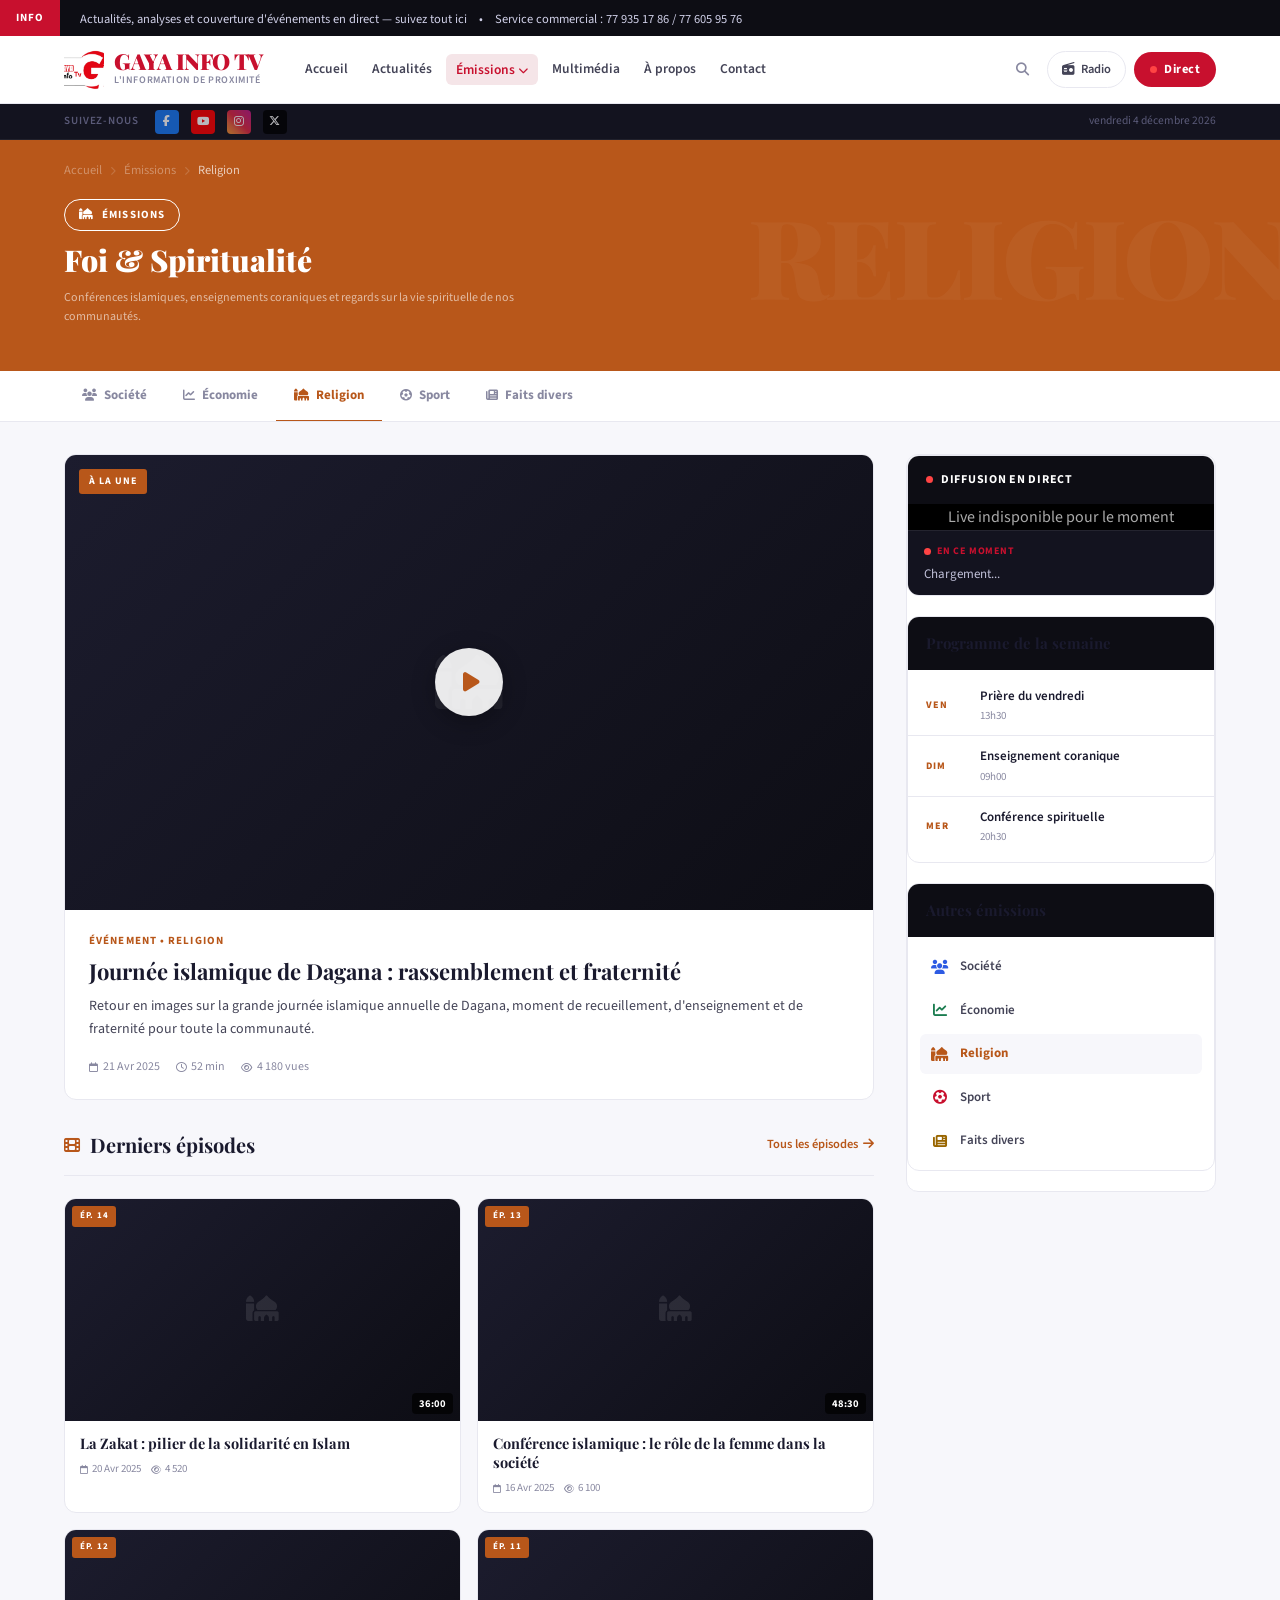
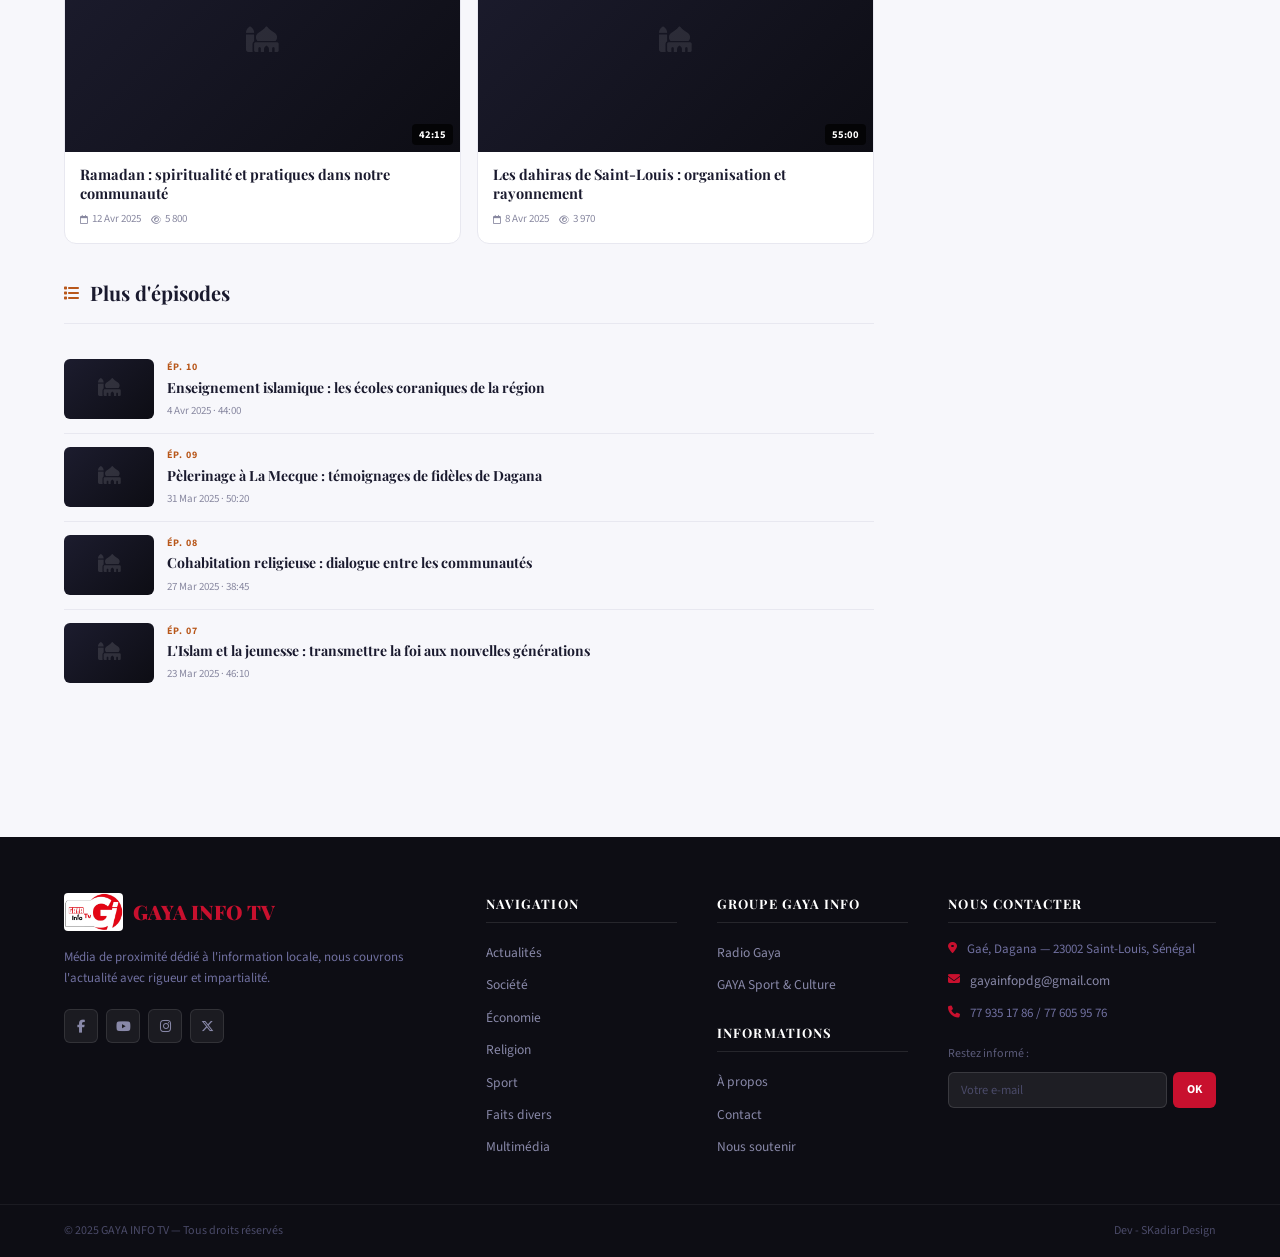
<file: religion.html>
<!DOCTYPE html>
<html lang="fr">
<head>
<meta charset="UTF-8">
<meta name="viewport" content="width=device-width, initial-scale=1.0">
<title>Religion — Émissions GAYA INFO TV</title>
<meta name="description" content="Émissions Religion de GAYA INFO TV — Conférences islamiques, Coran et vie spirituelle à Dagana et Saint-Louis.">
<link rel="preconnect" href="https://fonts.googleapis.com">
<link rel="preconnect" href="https://fonts.gstatic.com" crossorigin>
<link href="https://fonts.googleapis.com/css2?family=Playfair+Display:wght@400;700;900&family=Source+Sans+3:wght@300;400;600;700&display=swap" rel="stylesheet">
<link rel="stylesheet" href="https://cdnjs.cloudflare.com/ajax/libs/font-awesome/6.5.1/css/all.min.css">
<link rel="stylesheet" href="style.css">
<link rel="stylesheet" href="emissions.css">
<style>
  :root { --accent: #b8571a; --accent-light: #fdf6f0; }
  .emissions-hero { background: #b8571a; }
  .hero-badge { color: white; border-color: white; }
  .emissions-hero h1 em { color: white; }
</style>
</head>
<body>

<div class="ticker-wrap">
    <div class="ticker-label">INFO</div>
  <div class="ticker-content">
    <span> Actualités, analyses et couverture d'événements en direct — suivez tout ici &nbsp;&nbsp;&nbsp;•&nbsp;&nbsp;&nbsp; Service commercial : 77 935 17 86 / 77 605 95 76 </span>
  </div>
</div>

<header class="site-header" id="site-header">
  <div class="header-inner">
    <a href="index.html" class="logo">
      <img src="gaya.jpg" alt="GAYA INFO TV" onerror="this.style.display='none'">
      <div class="logo-text"><span class="logo-name">GAYA INFO TV</span><span class="logo-tagline">L'information de proximité</span></div>
    </a>
    <nav class="main-nav" id="main-nav">
      <a href="index.html" class="nav-link">Accueil</a>
      <a href="actualites.html" class="nav-link">Actualités</a>
      <div class="nav-dropdown">
        <a href="#" class="nav-link dropdown-trigger active">Émissions <i class="fa-solid fa-chevron-down" style="font-size:10px;"></i></a>
        <div class="dropdown-menu">
          <a href="societe.html"><i class="fa-solid fa-users"></i> Société</a>
          <a href="economie.html"><i class="fa-solid fa-chart-line"></i> Économie</a>
          <a href="religion.html"><i class="fa-solid fa-mosque"></i> Religion</a>
          <a href="sport.html"><i class="fa-solid fa-futbol"></i> Sport</a>
          <a href="faitsdivers.html"><i class="fa-solid fa-newspaper"></i> Faits divers</a>
        </div>
      </div>
      <a href="multimedia.html" class="nav-link">Multimédia</a>
      <a href="apropos.html" class="nav-link">À propos</a>
      <a href="contact.html" class="nav-link">Contact</a>
    </nav>
    <div class="header-actions">
      <button class="btn-search" id="search-toggle"><i class="fa-solid fa-magnifying-glass"></i></button>
      <a href="#" class="btn-radio"><i class="fa-solid fa-radio"></i> Radio</a>
      <a href="index.html#live" class="btn-live"><span class="live-dot"></span> Direct</a>
      <button class="hamburger" id="hamburger"><span></span><span></span><span></span></button>
    </div>
  </div>
  <div class="search-bar" id="search-bar">
    <div class="search-inner"><i class="fa-solid fa-magnifying-glass"></i><input type="text" placeholder="Rechercher..."><button class="search-close" id="search-close"><i class="fa-solid fa-xmark"></i></button></div>
  </div>
</header>

<div class="social-bar">
  <div class="social-bar-inner">
    <span class="social-bar-label">Suivez-nous</span>
    <a href="https://www.facebook.com/gayainfotv" target="_blank" rel="noopener" class="social-icon fb"><i class="fa-brands fa-facebook-f"></i></a>
    <a href="https://www.youtube.com/@gayainfotv" target="_blank" rel="noopener" class="social-icon yt"><i class="fa-brands fa-youtube"></i></a>
    <a href="#" class="social-icon ig"><i class="fa-brands fa-instagram"></i></a>
    <a href="#" class="social-icon tw"><i class="fa-brands fa-x-twitter"></i></a>
    <div class="social-bar-date" id="current-date"></div>
  </div>
</div>

<section class="emissions-hero">
  <div class="hero-watermark">RELIGION</div>
  <div class="container hero-inner">
    <div class="breadcrumb">
      <a href="index.html">Accueil</a><i class="fa-solid fa-chevron-right"></i>
      <a href="#">Émissions</a><i class="fa-solid fa-chevron-right"></i>
      <span class="current">Religion</span>
    </div>
    <div class="hero-badge"><i class="fa-solid fa-mosque"></i> Émissions</div>
    <h1>Foi &amp; <em>Spiritualité</em></h1>
    <p class="hero-desc">Conférences islamiques, enseignements coraniques et regards sur la vie spirituelle de nos communautés.</p>
    <div class="hero-schedule-strip">
      
    </div>
  </div>
</section>

<nav class="emissions-subnav">
  <div class="emissions-subnav-inner">
    <a href="societe.html" class="subnav-link"><i class="fa-solid fa-users"></i> Société</a>
    <a href="economie.html" class="subnav-link"><i class="fa-solid fa-chart-line"></i> Économie</a>
    <a href="religion.html" class="subnav-link active"><i class="fa-solid fa-mosque"></i> Religion</a>
    <a href="sport.html" class="subnav-link"><i class="fa-solid fa-futbol"></i> Sport</a>
    <a href="faitsdivers.html" class="subnav-link"><i class="fa-solid fa-newspaper"></i> Faits divers</a>
  </div>
</nav>

<section class="emissions-page">
  <div class="container">
    <div class="emissions-layout">
      <main>
        <div class="emission-featured">
          <div class="emission-featured-media" onclick="openVideo('dQw4w9WgXcQ','Journée islamique de Dagana : rassemblement et fraternité')">
            <div class="placeholder-bg"><i class="fa-solid fa-mosque"></i></div>
            <div class="featured-play-btn"><div class="play-circle"><i class="fa-solid fa-play"></i></div></div>
            <span class="featured-badge">À la une</span>
          </div>
          <div class="emission-featured-body">
            <div class="emission-ep-label">Événement • Religion</div>
            <h2 class="emission-featured-title">Journée islamique de Dagana : rassemblement et fraternité</h2>
            <p class="emission-featured-desc">Retour en images sur la grande journée islamique annuelle de Dagana, moment de recueillement, d'enseignement et de fraternité pour toute la communauté.</p>
            <div class="emission-meta-row">
              <span><i class="fa-regular fa-calendar"></i> 21 Avr 2025</span>
              <span><i class="fa-regular fa-clock"></i> 52 min</span>
              <span><i class="fa-regular fa-eye"></i> 4 180 vues</span>
            </div>
          </div>
        </div>

        <div class="section-title-bar">
          <h2><i class="fa-solid fa-film"></i> Derniers épisodes</h2>
          <a href="#" class="section-link">Tous les épisodes <i class="fa-solid fa-arrow-right"></i></a>
        </div>
        <div class="episodes-grid" id="episodes-grid"></div>

        <div class="section-title-bar" style="margin-top:2rem;">
          <h2><i class="fa-solid fa-list"></i> Plus d'épisodes</h2>
        </div>
        <div class="episodes-list" id="episodes-list"></div>
      </main>

      <aside class="sidebar">
        <div class="sidebar-widget widget-live" id="live">
        <div class="sidebar-widget widget-live" id="live">
  <div class="widget-header">
    <span class="live-indicator">
      <span class="live-dot"></span> Diffusion en direct
    </span>
  </div>

  <div class="live-player-wrap" id="live-content">
    <p style="text-align:center; padding:1rem; color:#aaa;">
      Vérification du live...
    </p>
  </div>

  <div class="live-now">
    <div class="live-now-badge">
      <span class="live-dot"></span> En ce moment
    </div>
    <p id="live-title">Chargement...</p>
  </div>
</div>

        <div class="sidebar-widget">
          <div class="widget-header"><h3 class="widget-title">Programme de la semaine</h3></div>
          <div class="schedule-list">
            <div class="schedule-item"><span class="schedule-day">Ven</span><div><div class="schedule-show">Prière du vendredi</div><div class="schedule-time">13h30</div></div></div>
            <div class="schedule-item"><span class="schedule-day">Dim</span><div><div class="schedule-show">Enseignement coranique</div><div class="schedule-time">09h00</div></div></div>
            <div class="schedule-item"><span class="schedule-day">Mer</span><div><div class="schedule-show">Conférence spirituelle</div><div class="schedule-time">20h30</div></div></div>
          </div>
        </div>

        <div class="sidebar-widget">
          <div class="widget-header"><h3 class="widget-title">Autres émissions</h3></div>
          <div class="other-emissions">
            <a href="societe.html" class="other-emission-link"><i class="fa-solid fa-users" style="color:#2d5be3"></i> Société</a>
            <a href="economie.html" class="other-emission-link"><i class="fa-solid fa-chart-line" style="color:#1a7c4f"></i> Économie</a>
            <a href="religion.html" class="other-emission-link current"><i class="fa-solid fa-mosque" style="color:#b8571a"></i> Religion</a>
            <a href="sport.html" class="other-emission-link"><i class="fa-solid fa-futbol" style="color:#c8102e"></i> Sport</a>
            <a href="faitsdivers.html" class="other-emission-link"><i class="fa-solid fa-newspaper" style="color:#996600"></i> Faits divers</a>
          </div>
        </div>
      </aside>
    </div>
  </div>
</section>

<div class="lightbox-overlay" id="video-lightbox">
  <div class="lightbox-box">
    <button class="lightbox-close" onclick="closeLightbox()"><i class="fa-solid fa-xmark"></i></button>
    <iframe id="lightbox-iframe" allowfullscreen></iframe>
    <p class="lightbox-title" id="lightbox-video-title"></p>
  </div>
</div>

<!-- FOOTER -->
<footer class="site-footer">
  <div class="footer-top">
    <div class="container footer-grid">

      <div class="footer-col footer-brand">
        <a href="index.html" class="footer-logo">
          <img src="gaya.jpg" alt="GAYA INFO TV" onerror="this.style.display='none'">
          <span>GAYA INFO TV</span>
        </a>
        <p class="footer-about">Média de proximité dédié à l'information locale, nous couvrons l'actualité avec rigueur et impartialité.</p>
        <div class="footer-socials">
          <a href="https://www.facebook.com/gayainfotv" target="_blank" rel="noopener" aria-label="Facebook"><i class="fa-brands fa-facebook-f"></i></a>
          <a href="https://www.youtube.com/@gayainfotv" target="_blank" rel="noopener" aria-label="YouTube"><i class="fa-brands fa-youtube"></i></a>
          <a href="#" aria-label="Instagram"><i class="fa-brands fa-instagram"></i></a>
          <a href="#" aria-label="X/Twitter"><i class="fa-brands fa-x-twitter"></i></a>
        </div>
      </div>

      <div class="footer-col">
        <h4>Navigation</h4>
        <ul>
          <li><a href="actualites.html">Actualités</a></li>
          <li><a href="societe.html">Société</a></li>
          <li><a href="economie.html">Économie</a></li>
          <li><a href="religion.html">Religion</a></li>
          <li><a href="sport.html">Sport</a></li>
          <li><a href="faitsdivers.html">Faits divers</a></li>
          <li><a href="multimedia.html">Multimédia</a></li>
        </ul>
      </div>

      <div class="footer-col">
        <h4>Groupe GAYA INFO</h4>
        <ul>
          <li><a href="#">Radio Gaya</a></li>
          <li><a href="#">GAYA Sport & Culture</a></li>
        </ul>
        <h4 style="margin-top: 1.5rem;">Informations</h4>
        <ul>
          <li><a href="apropos.html">À propos</a></li>
          <li><a href="contact.html">Contact</a></li>
          <li><a href="don.html">Nous soutenir</a></li>
        </ul>
      </div>

      <div class="footer-col footer-contact">
        <h4>Nous contacter</h4>
        <ul class="contact-list">
          <li><i class="fa-solid fa-location-dot"></i> Gaé, Dagana — 23002 Saint-Louis, Sénégal</li>
          <li><i class="fa-solid fa-envelope"></i> <a href="mailto:gayainfopdg@gmail.com">gayainfopdg@gmail.com</a></li>
          <li><i class="fa-solid fa-phone"></i> 77 935 17 86 / 77 605 95 76</li>
        </ul>
        <div class="footer-newsletter">
          <p>Restez informé :</p>
          <form class="footer-form" onsubmit="subscribeNewsletter(event)">
            <input type="email" placeholder="Votre e-mail">
            <button type="submit">OK</button>
          </form>
        </div>
      </div>

    </div>
  </div>
  <div class="footer-bottom">
    <div class="footer-bottom-inner">
      <span>© 2025 GAYA INFO TV — Tous droits réservés</span>
      <span>Dev - </i> SKadiar Design</span>
    </div>
  </div>
</footer>
<!-- TOAST BIENTÔT DISPONIBLE -->
<div class="toast-soon" id="toast-soon">
  <div class="toast-soon-icon">
    <i class="fa-solid fa-radio"></i>
  </div>
  <div class="toast-soon-text">
    <div class="toast-soon-title">Bientôt disponible</div>
    <div class="toast-soon-sub">Cette fonctionnalité arrive très prochainement ✨</div>
  </div>
  <button class="toast-soon-close" onclick="hideToast()">
    <i class="fa-solid fa-xmark"></i>
  </button>
</div>

<script src="script.js"></script>
<script src="emissions.js"></script>
<script>

const episodes = [{ ep: "Ép. 14", title: "La Zakat : pilier de la solidarité en Islam", date: "20 Avr 2025", duration: "36:00", views: "4 520", id: "dQw4w9WgXcQ" },
  { ep: "Ép. 13", title: "Conférence islamique : le rôle de la femme dans la société", date: "16 Avr 2025", duration: "48:30", views: "6 100", id: "dQw4w9WgXcQ" },
  { ep: "Ép. 12", title: "Ramadan : spiritualité et pratiques dans notre communauté", date: "12 Avr 2025", duration: "42:15", views: "5 800", id: "dQw4w9WgXcQ" },
  { ep: "Ép. 11", title: "Les dahiras de Saint-Louis : organisation et rayonnement", date: "8 Avr 2025", duration: "55:00", views: "3 970", id: "dQw4w9WgXcQ" }];
const moreEpisodes = [{ ep: "Ép. 10", title: "Enseignement islamique : les écoles coraniques de la région", date: "4 Avr 2025", duration: "44:00" },
  { ep: "Ép. 09", title: "Pèlerinage à La Mecque : témoignages de fidèles de Dagana", date: "31 Mar 2025", duration: "50:20" },
  { ep: "Ép. 08", title: "Cohabitation religieuse : dialogue entre les communautés", date: "27 Mar 2025", duration: "38:45" },
  { ep: "Ép. 07", title: "L'Islam et la jeunesse : transmettre la foi aux nouvelles générations", date: "23 Mar 2025", duration: "46:10" }];

document.getElementById('episodes-grid').innerHTML = episodes.map(e => `
  <div class="episode-card" onclick="openVideo('${e.id}','${e.title}')">
    <div class="episode-thumb">
      <span class="ep-icon"><i class="fa-solid fa-mosque"></i></span>
      <div class="ep-play-overlay"><div class="ep-play-sm"><i class="fa-solid fa-play"></i></div></div>
      <span class="ep-duration">${e.duration}</span>
      <span class="ep-num-badge">${e.ep}</span>
    </div>
    <div class="episode-info">
      <h3 class="episode-title">${e.title}</h3>
      <div class="episode-meta">
        <span><i class="fa-regular fa-calendar"></i>${e.date}</span>
        <span><i class="fa-regular fa-eye"></i>${e.views}</span>
      </div>
    </div>
  </div>`).join('');

document.getElementById('episodes-list').innerHTML = moreEpisodes.map(e => `
  <div class="episode-list-item" onclick="openVideo('dQw4w9WgXcQ','${e.title}')">
    <div class="episode-list-thumb"><span class="lt-icon"><i class="fa-solid fa-mosque"></i></span></div>
    <div class="episode-list-info">
      <div class="episode-list-ep">${e.ep}</div>
      <div class="episode-list-title">${e.title}</div>
      <div class="episode-list-meta">${e.date} · ${e.duration}</div>
    </div>
  </div>`).join('');

</script>

<script src="gaya-cms-bridge.js"></script>
<script>
// Injecter les articles CMS de la rubrique "Religion"
(function() {
  const articles = gayaGetByCategory('Religion');
  if (!articles.length) return;

  const icon = GAYA_ICONS['Religion'] || 'fa-newspaper';
  const grid = document.getElementById('episodes-grid');
  if (!grid) return;

  const wrapper = document.createElement('div');
  wrapper.innerHTML = `
    <div class="section-title-bar" style="margin-bottom:12px;margin-top:0;">
      <h2><i class="fa-solid fa-rss" style="color:#c8102e;margin-right:6px;"></i>Dernières publications</h2>
    </div>
    <div style="display:grid;grid-template-columns:repeat(auto-fill,minmax(260px,1fr));gap:16px;margin-bottom:24px;">
      ${articles.slice(0,4).map(a => `
        <div class="episode-card" style="border:1px solid #eee;border-radius:10px;overflow:hidden;">
          <div class="episode-thumb" style="background:#f5f5f5;display:flex;align-items:center;justify-content:center;height:100px;">
            <span class="ep-icon"><i class="fa-solid ${GAYA_ICONS[a.category] || 'fa-newspaper'}" style="font-size:2rem;color:#c8102e;"></i></span>
            ${a.breaking ? '<span style="position:absolute;top:8px;left:8px;background:#c8102e;color:#fff;padding:2px 8px;border-radius:4px;font-size:11px;font-weight:700;">🔴 BREAKING</span>' : ''}
          </div>
          <div class="episode-info" style="padding:12px;">
            <h3 class="episode-title" style="font-size:14px;margin-bottom:6px;">${a.title}</h3>
            <p style="font-size:12px;color:#666;margin-bottom:8px;">${a.excerpt || ''}</p>
            <div class="episode-meta" style="font-size:12px;color:#999;display:flex;gap:12px;">
              <span><i class="fa-regular fa-calendar"></i> ${a.date}</span>
              <span><i class="fa-regular fa-user"></i> ${a.author || 'Rédaction'}</span>
            </div>
          </div>
        </div>`).join('')}
    </div>`;
  grid.parentNode.insertBefore(wrapper, grid);
})();
</script>
</body>
</html>
</file>
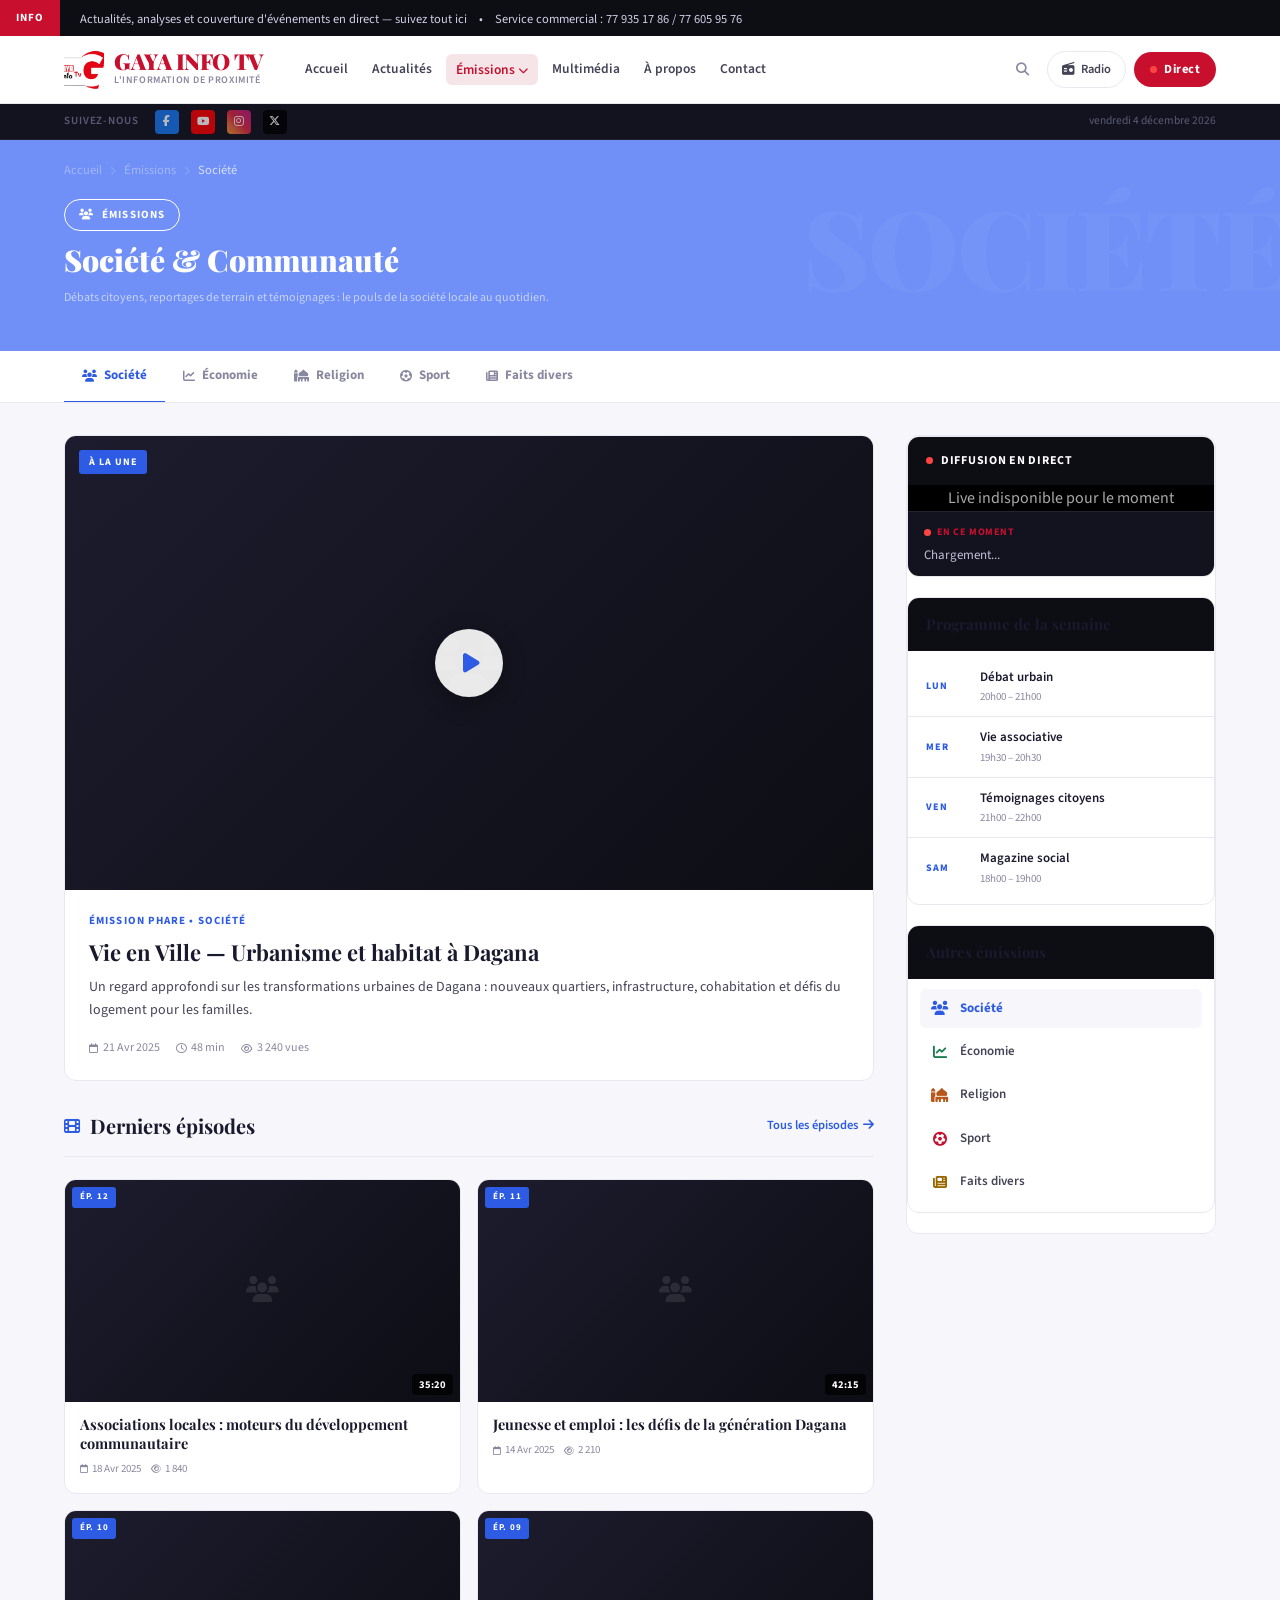
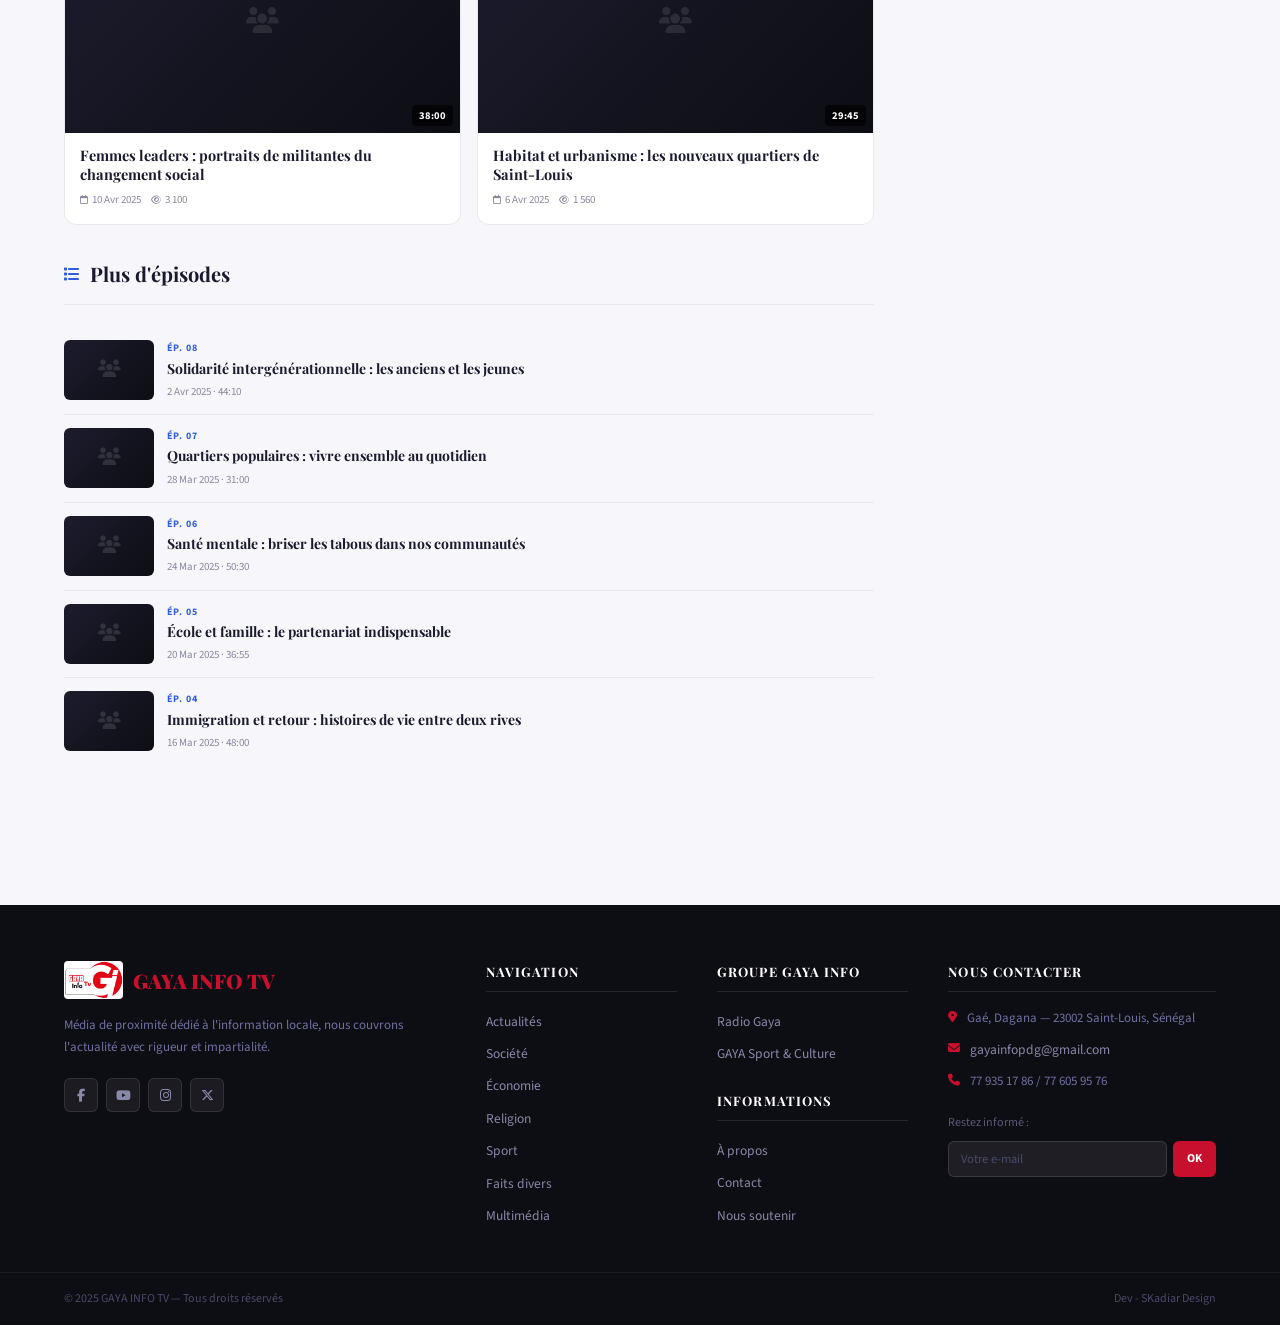
<file: societe.html>
<!DOCTYPE html>
<html lang="fr">
<head>
<meta charset="UTF-8">
<meta name="viewport" content="width=device-width, initial-scale=1.0">
<title>Société — Émissions GAYA INFO TV</title>
<meta name="description" content="Émissions Société de GAYA INFO TV — Débats, reportages et témoignages sur la vie sociale à Dagana et Saint-Louis.">
<link rel="preconnect" href="https://fonts.googleapis.com">
<link rel="preconnect" href="https://fonts.gstatic.com" crossorigin>
<link href="https://fonts.googleapis.com/css2?family=Playfair+Display:wght@400;700;900&family=Source+Sans+3:wght@300;400;600;700&display=swap" rel="stylesheet">
<link rel="stylesheet" href="https://cdnjs.cloudflare.com/ajax/libs/font-awesome/6.5.1/css/all.min.css">
<link rel="stylesheet" href="style.css">
<link rel="stylesheet" href="emissions.css">
<style>
  :root { --accent: #2d5be3; --accent-light: #7090f8; --hero-from: #7090f8; --hero-to: #0a1235; }
  .emissions-hero { background: #7090f8; }
  .hero-badge { color: white; border-color: white; }
  .emissions-hero h1 em { color:  white; }
</style>
</head>
<body>

<div class="ticker-wrap">
   <div class="ticker-label">INFO</div>
  <div class="ticker-content">
    <span> Actualités, analyses et couverture d'événements en direct — suivez tout ici &nbsp;&nbsp;&nbsp;•&nbsp;&nbsp;&nbsp; Service commercial : 77 935 17 86 / 77 605 95 76 </span>
  </div>
</div>

<header class="site-header" id="site-header">
  <div class="header-inner">
    <a href="index.html" class="logo">
      <img src="gaya.jpg" alt="GAYA INFO TV" onerror="this.style.display='none'">
      <div class="logo-text"><span class="logo-name">GAYA INFO TV</span><span class="logo-tagline">L'information de proximité</span></div>
    </a>
    <nav class="main-nav" id="main-nav">
      <a href="index.html" class="nav-link">Accueil</a>
      <a href="actualites.html" class="nav-link">Actualités</a>
      <div class="nav-dropdown">
        <a href="#" class="nav-link dropdown-trigger active">Émissions <i class="fa-solid fa-chevron-down" style="font-size:10px;"></i></a>
        <div class="dropdown-menu">
          <a href="societe.html"><i class="fa-solid fa-users"></i> Société</a>
          <a href="economie.html"><i class="fa-solid fa-chart-line"></i> Économie</a>
          <a href="religion.html"><i class="fa-solid fa-mosque"></i> Religion</a>
          <a href="sport.html"><i class="fa-solid fa-futbol"></i> Sport</a>
          <a href="faitsdivers.html"><i class="fa-solid fa-newspaper"></i> Faits divers</a>
        </div>
      </div>
      <a href="multimedia.html" class="nav-link">Multimédia</a>
      <a href="apropos.html" class="nav-link">À propos</a>
      <a href="contact.html" class="nav-link">Contact</a>
    </nav>
    <div class="header-actions">
      <button class="btn-search" id="search-toggle"><i class="fa-solid fa-magnifying-glass"></i></button>
      <a href="#" class="btn-radio"><i class="fa-solid fa-radio"></i> Radio</a>
      <a href="index.html#live" class="btn-live"><span class="live-dot"></span> Direct</a>
      <button class="hamburger" id="hamburger"><span></span><span></span><span></span></button>
    </div>
  </div>
  <div class="search-bar" id="search-bar">
    <div class="search-inner"><i class="fa-solid fa-magnifying-glass"></i><input type="text" placeholder="Rechercher..."><button class="search-close" id="search-close"><i class="fa-solid fa-xmark"></i></button></div>
  </div>
</header>

<div class="social-bar">
  <div class="social-bar-inner">
    <span class="social-bar-label">Suivez-nous</span>
    <a href="https://www.facebook.com/gayainfotv" target="_blank" rel="noopener" class="social-icon fb"><i class="fa-brands fa-facebook-f"></i></a>
    <a href="https://www.youtube.com/@gayainfotv" target="_blank" rel="noopener" class="social-icon yt"><i class="fa-brands fa-youtube"></i></a>
    <a href="#" class="social-icon ig"><i class="fa-brands fa-instagram"></i></a>
    <a href="#" class="social-icon tw"><i class="fa-brands fa-x-twitter"></i></a>
    <div class="social-bar-date" id="current-date"></div>
  </div>
</div>

<!-- HERO -->
<section class="emissions-hero">
  <div class="hero-watermark">SOCIÉTÉ</div>
  <div class="container hero-inner">
    <div class="breadcrumb">
      <a href="index.html">Accueil</a><i class="fa-solid fa-chevron-right"></i>
      <a href="#">Émissions</a><i class="fa-solid fa-chevron-right"></i>
      <span class="current">Société</span>
    </div>
    <div class="hero-badge"><i class="fa-solid fa-users"></i> Émissions</div>
    <h1>Société &amp; <em>Communauté</em></h1>
    <p class="hero-desc">Débats citoyens, reportages de terrain et témoignages : le pouls de la société locale au quotidien.</p>
   
  </div>
</section>

<!-- SOUS-NAV -->
<nav class="emissions-subnav">
  <div class="emissions-subnav-inner">
    <a href="societe.html" class="subnav-link active"><i class="fa-solid fa-users"></i> Société</a>
    <a href="economie.html" class="subnav-link"><i class="fa-solid fa-chart-line"></i> Économie</a>
    <a href="religion.html" class="subnav-link"><i class="fa-solid fa-mosque"></i> Religion</a>
    <a href="sport.html" class="subnav-link"><i class="fa-solid fa-futbol"></i> Sport</a>
    <a href="faitsdivers.html" class="subnav-link"><i class="fa-solid fa-newspaper"></i> Faits divers</a>
  </div>
</nav>

<!-- CONTENT -->
<section class="emissions-page">
  <div class="container">
    <div class="emissions-layout">
      <main>

        <!-- FEATURED -->
        <div class="emission-featured">
          <div class="emission-featured-media" onclick="openVideo('dQw4w9WgXcQ','Vie en Ville — Urbanisme et habitat à Dagana')">
            <div class="placeholder-bg"><i class="fa-solid fa-users"></i></div>
            <div class="featured-play-btn"><div class="play-circle"><i class="fa-solid fa-play"></i></div></div>
            <span class="featured-badge">À la une</span>
          </div>
          <div class="emission-featured-body">
            <div class="emission-ep-label">Émission phare • Société</div>
            <h2 class="emission-featured-title">Vie en Ville — Urbanisme et habitat à Dagana</h2>
            <p class="emission-featured-desc">Un regard approfondi sur les transformations urbaines de Dagana : nouveaux quartiers, infrastructure, cohabitation et défis du logement pour les familles.</p>
            <div class="emission-meta-row">
              <span><i class="fa-regular fa-calendar"></i> 21 Avr 2025</span>
              <span><i class="fa-regular fa-clock"></i> 48 min</span>
              <span><i class="fa-regular fa-eye"></i> 3 240 vues</span>
            </div>
          </div>
        </div>

        <!-- GRID ÉPISODES -->
        <div class="section-title-bar">
          <h2><i class="fa-solid fa-film"></i> Derniers épisodes</h2>
          <a href="#" class="section-link">Tous les épisodes <i class="fa-solid fa-arrow-right"></i></a>
        </div>

        <div class="episodes-grid" id="episodes-grid"></div>

        <!-- LISTE SUITE -->
        <div class="section-title-bar" style="margin-top:2rem;">
          <h2><i class="fa-solid fa-list"></i> Plus d'épisodes</h2>
        </div>
        <div class="episodes-list" id="episodes-list"></div>

      </main>

      <aside class="sidebar">
        <div class="sidebar-widget widget-live" id="live">
        <div class="sidebar-widget widget-live" id="live">
  <div class="widget-header">
    <span class="live-indicator">
      <span class="live-dot"></span> Diffusion en direct
    </span>
  </div>

  <div class="live-player-wrap" id="live-content">
    <p style="text-align:center; padding:1rem; color:#aaa;">
      Vérification du live...
    </p>
  </div>

  <div class="live-now">
    <div class="live-now-badge">
      <span class="live-dot"></span> En ce moment
    </div>
    <p id="live-title">Chargement...</p>
  </div>
</div>

        <div class="sidebar-widget">
          <div class="widget-header"><h3 class="widget-title">Programme de la semaine</h3></div>
          <div class="schedule-list">
            <div class="schedule-item"><span class="schedule-day">LUN</span><div><div class="schedule-show">Débat urbain</div><div class="schedule-time">20h00 – 21h00</div></div></div>
            <div class="schedule-item"><span class="schedule-day">MER</span><div><div class="schedule-show">Vie associative</div><div class="schedule-time">19h30 – 20h30</div></div></div>
            <div class="schedule-item"><span class="schedule-day">VEN</span><div><div class="schedule-show">Témoignages citoyens</div><div class="schedule-time">21h00 – 22h00</div></div></div>
            <div class="schedule-item"><span class="schedule-day">SAM</span><div><div class="schedule-show">Magazine social</div><div class="schedule-time">18h00 – 19h00</div></div></div>
          </div>
        </div>

        <div class="sidebar-widget">
          <div class="widget-header"><h3 class="widget-title">Autres émissions</h3></div>
          <div class="other-emissions">
            <a href="societe.html" class="other-emission-link current"><i class="fa-solid fa-users" style="color:var(--accent)"></i> Société</a>
            <a href="economie.html" class="other-emission-link"><i class="fa-solid fa-chart-line" style="color:#1a7c4f"></i> Économie</a>
            <a href="religion.html" class="other-emission-link"><i class="fa-solid fa-mosque" style="color:#b8571a"></i> Religion</a>
            <a href="sport.html" class="other-emission-link"><i class="fa-solid fa-futbol" style="color:#c8102e"></i> Sport</a>
            <a href="faitsdivers.html" class="other-emission-link"><i class="fa-solid fa-newspaper" style="color:#996600"></i> Faits divers</a>
          </div>
        </div>
      </aside>
    </div>
  </div>
</section>

<!-- LIGHTBOX -->
<div class="lightbox-overlay" id="video-lightbox">
  <div class="lightbox-box">
    <button class="lightbox-close" onclick="closeLightbox()"><i class="fa-solid fa-xmark"></i></button>
    <iframe id="lightbox-iframe" allowfullscreen></iframe>
    <p class="lightbox-title" id="lightbox-video-title"></p>
  </div>
</div>

<!-- FOOTER -->
<footer class="site-footer">
  <div class="footer-top">
    <div class="container footer-grid">

      <div class="footer-col footer-brand">
        <a href="index.html" class="footer-logo">
          <img src="gaya.jpg" alt="GAYA INFO TV" onerror="this.style.display='none'">
          <span>GAYA INFO TV</span>
        </a>
        <p class="footer-about">Média de proximité dédié à l'information locale, nous couvrons l'actualité avec rigueur et impartialité.</p>
        <div class="footer-socials">
          <a href="https://www.facebook.com/gayainfotv" target="_blank" rel="noopener" aria-label="Facebook"><i class="fa-brands fa-facebook-f"></i></a>
          <a href="https://www.youtube.com/@gayainfotv" target="_blank" rel="noopener" aria-label="YouTube"><i class="fa-brands fa-youtube"></i></a>
          <a href="#" aria-label="Instagram"><i class="fa-brands fa-instagram"></i></a>
          <a href="#" aria-label="X/Twitter"><i class="fa-brands fa-x-twitter"></i></a>
        </div>
      </div>

      <div class="footer-col">
        <h4>Navigation</h4>
        <ul>
          <li><a href="actualites.html">Actualités</a></li>
          <li><a href="societe.html">Société</a></li>
          <li><a href="economie.html">Économie</a></li>
          <li><a href="religion.html">Religion</a></li>
          <li><a href="sport.html">Sport</a></li>
          <li><a href="faitsdivers.html">Faits divers</a></li>
          <li><a href="multimedia.html">Multimédia</a></li>
        </ul>
      </div>

      <div class="footer-col">
        <h4>Groupe GAYA INFO</h4>
        <ul>
          <li><a href="#">Radio Gaya</a></li>
          <li><a href="#">GAYA Sport & Culture</a></li>
        </ul>
        <h4 style="margin-top: 1.5rem;">Informations</h4>
        <ul>
          <li><a href="apropos.html">À propos</a></li>
          <li><a href="contact.html">Contact</a></li>
          <li><a href="don.html">Nous soutenir</a></li>
        </ul>
      </div>

      <div class="footer-col footer-contact">
        <h4>Nous contacter</h4>
        <ul class="contact-list">
          <li><i class="fa-solid fa-location-dot"></i> Gaé, Dagana — 23002 Saint-Louis, Sénégal</li>
          <li><i class="fa-solid fa-envelope"></i> <a href="mailto:gayainfopdg@gmail.com">gayainfopdg@gmail.com</a></li>
          <li><i class="fa-solid fa-phone"></i> 77 935 17 86 / 77 605 95 76</li>
        </ul>
        <div class="footer-newsletter">
          <p>Restez informé :</p>
          <form class="footer-form" onsubmit="subscribeNewsletter(event)">
            <input type="email" placeholder="Votre e-mail">
            <button type="submit">OK</button>
          </form>
        </div>
      </div>

    </div>
  </div>
  <div class="footer-bottom">
    <div class="footer-bottom-inner">
      <span>© 2025 GAYA INFO TV — Tous droits réservés</span>
      <span>Dev - </i> SKadiar Design</span>
    </div>
  </div>
</footer>
<!-- TOAST BIENTÔT DISPONIBLE -->
<div class="toast-soon" id="toast-soon">
  <div class="toast-soon-icon">
    <i class="fa-solid fa-radio"></i>
  </div>
  <div class="toast-soon-text">
    <div class="toast-soon-title">Bientôt disponible</div>
    <div class="toast-soon-sub">Cette fonctionnalité arrive très prochainement ✨</div>
  </div>
  <button class="toast-soon-close" onclick="hideToast()">
    <i class="fa-solid fa-xmark"></i>
  </button>
</div>
<script src="script.js"></script>
<script src="emissions.js"></script>
<script>
const episodes = [
  { ep: 'Ép. 12', title: 'Associations locales : moteurs du développement communautaire', date: '18 Avr 2025', duration: '35:20', views: '1 840', id: 'dQw4w9WgXcQ' },
  { ep: 'Ép. 11', title: 'Jeunesse et emploi : les défis de la génération Dagana', date: '14 Avr 2025', duration: '42:15', views: '2 210', id: 'dQw4w9WgXcQ' },
  { ep: 'Ép. 10', title: 'Femmes leaders : portraits de militantes du changement social', date: '10 Avr 2025', duration: '38:00', views: '3 100', id: 'dQw4w9WgXcQ' },
  { ep: 'Ép. 09', title: 'Habitat et urbanisme : les nouveaux quartiers de Saint-Louis', date: '6 Avr 2025', duration: '29:45', views: '1 560', id: 'dQw4w9WgXcQ' },
];

const moreEpisodes = [
  { ep: 'Ép. 08', title: 'Solidarité intergénérationnelle : les anciens et les jeunes', date: '2 Avr 2025', duration: '44:10' },
  { ep: 'Ép. 07', title: 'Quartiers populaires : vivre ensemble au quotidien', date: '28 Mar 2025', duration: '31:00' },
  { ep: 'Ép. 06', title: 'Santé mentale : briser les tabous dans nos communautés', date: '24 Mar 2025', duration: '50:30' },
  { ep: 'Ép. 05', title: 'École et famille : le partenariat indispensable', date: '20 Mar 2025', duration: '36:55' },
  { ep: 'Ép. 04', title: 'Immigration et retour : histoires de vie entre deux rives', date: '16 Mar 2025', duration: '48:00' },
];

document.getElementById('episodes-grid').innerHTML = episodes.map(e => `
  <div class="episode-card" onclick="openVideo('${e.id}','${e.title}')">
    <div class="episode-thumb">
      <span class="ep-icon"><i class="fa-solid fa-users"></i></span>
      <div class="ep-play-overlay"><div class="ep-play-sm"><i class="fa-solid fa-play"></i></div></div>
      <span class="ep-duration">${e.duration}</span>
      <span class="ep-num-badge">${e.ep}</span>
    </div>
    <div class="episode-info">
      <h3 class="episode-title">${e.title}</h3>
      <div class="episode-meta">
        <span><i class="fa-regular fa-calendar"></i>${e.date}</span>
        <span><i class="fa-regular fa-eye"></i>${e.views}</span>
      </div>
    </div>
  </div>`).join('');

document.getElementById('episodes-list').innerHTML = moreEpisodes.map(e => `
  <div class="episode-list-item" onclick="openVideo('dQw4w9WgXcQ','${e.title}')">
    <div class="episode-list-thumb"><span class="lt-icon"><i class="fa-solid fa-users"></i></span></div>
    <div class="episode-list-info">
      <div class="episode-list-ep">${e.ep}</div>
      <div class="episode-list-title">${e.title}</div>
      <div class="episode-list-meta">${e.date} · ${e.duration}</div>
    </div>
  </div>`).join('');
</script>

<script src="gaya-cms-bridge.js"></script>
<script>
// Injecter les articles CMS de la rubrique "Société"
(function() {
  const articles = gayaGetByCategory('Société');
  if (!articles.length) return;

  const icon = GAYA_ICONS['Société'] || 'fa-newspaper';
  const grid = document.getElementById('episodes-grid');
  if (!grid) return;

  const wrapper = document.createElement('div');
  wrapper.innerHTML = `
    <div class="section-title-bar" style="margin-bottom:12px;margin-top:0;">
      <h2><i class="fa-solid fa-rss" style="color:#c8102e;margin-right:6px;"></i>Dernières publications</h2>
    </div>
    <div style="display:grid;grid-template-columns:repeat(auto-fill,minmax(260px,1fr));gap:16px;margin-bottom:24px;">
      ${articles.slice(0,4).map(a => `
        <div class="episode-card" style="border:1px solid #eee;border-radius:10px;overflow:hidden;">
          <div class="episode-thumb" style="background:#f5f5f5;display:flex;align-items:center;justify-content:center;height:100px;">
            <span class="ep-icon"><i class="fa-solid ${GAYA_ICONS[a.category] || 'fa-newspaper'}" style="font-size:2rem;color:#c8102e;"></i></span>
            ${a.breaking ? '<span style="position:absolute;top:8px;left:8px;background:#c8102e;color:#fff;padding:2px 8px;border-radius:4px;font-size:11px;font-weight:700;">🔴 BREAKING</span>' : ''}
          </div>
          <div class="episode-info" style="padding:12px;">
            <h3 class="episode-title" style="font-size:14px;margin-bottom:6px;">${a.title}</h3>
            <p style="font-size:12px;color:#666;margin-bottom:8px;">${a.excerpt || ''}</p>
            <div class="episode-meta" style="font-size:12px;color:#999;display:flex;gap:12px;">
              <span><i class="fa-regular fa-calendar"></i> ${a.date}</span>
              <span><i class="fa-regular fa-user"></i> ${a.author || 'Rédaction'}</span>
            </div>
          </div>
        </div>`).join('')}
    </div>`;
  grid.parentNode.insertBefore(wrapper, grid);
})();
</script>
</body>
</html>
</file>
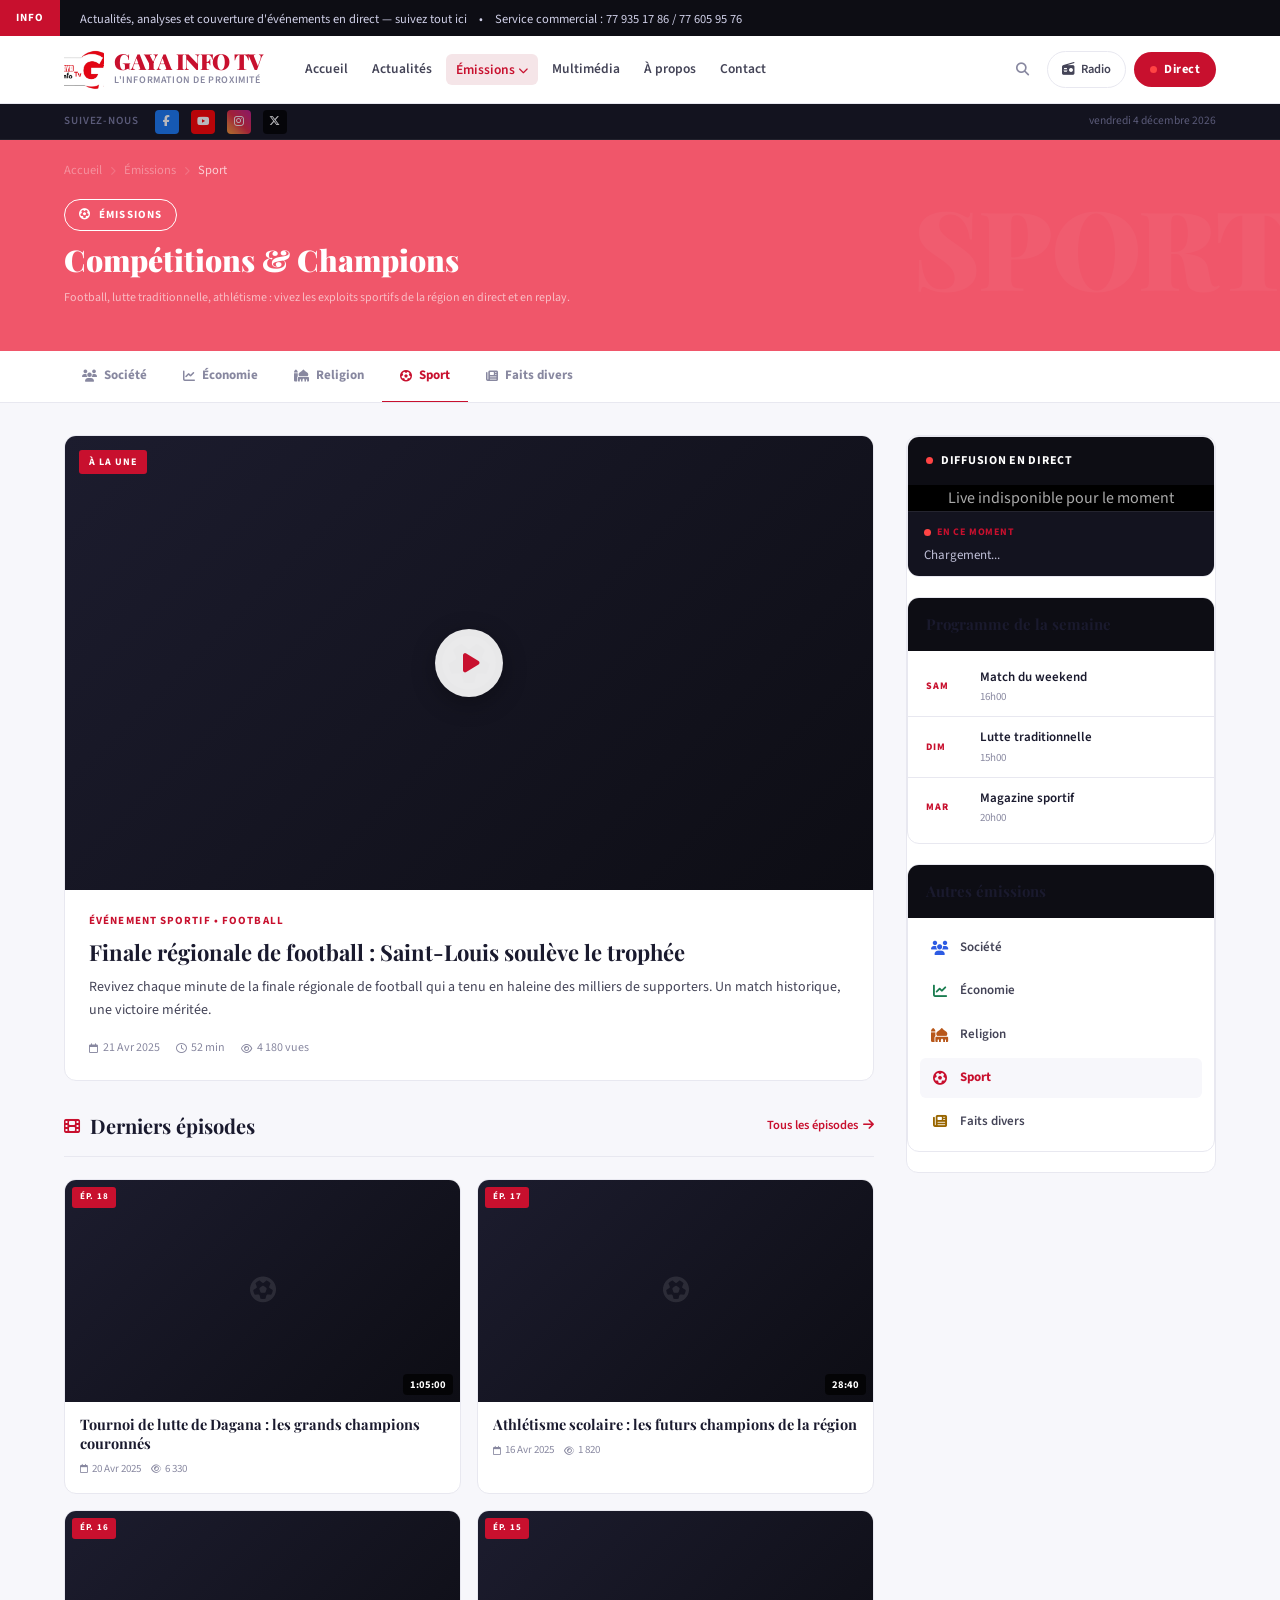
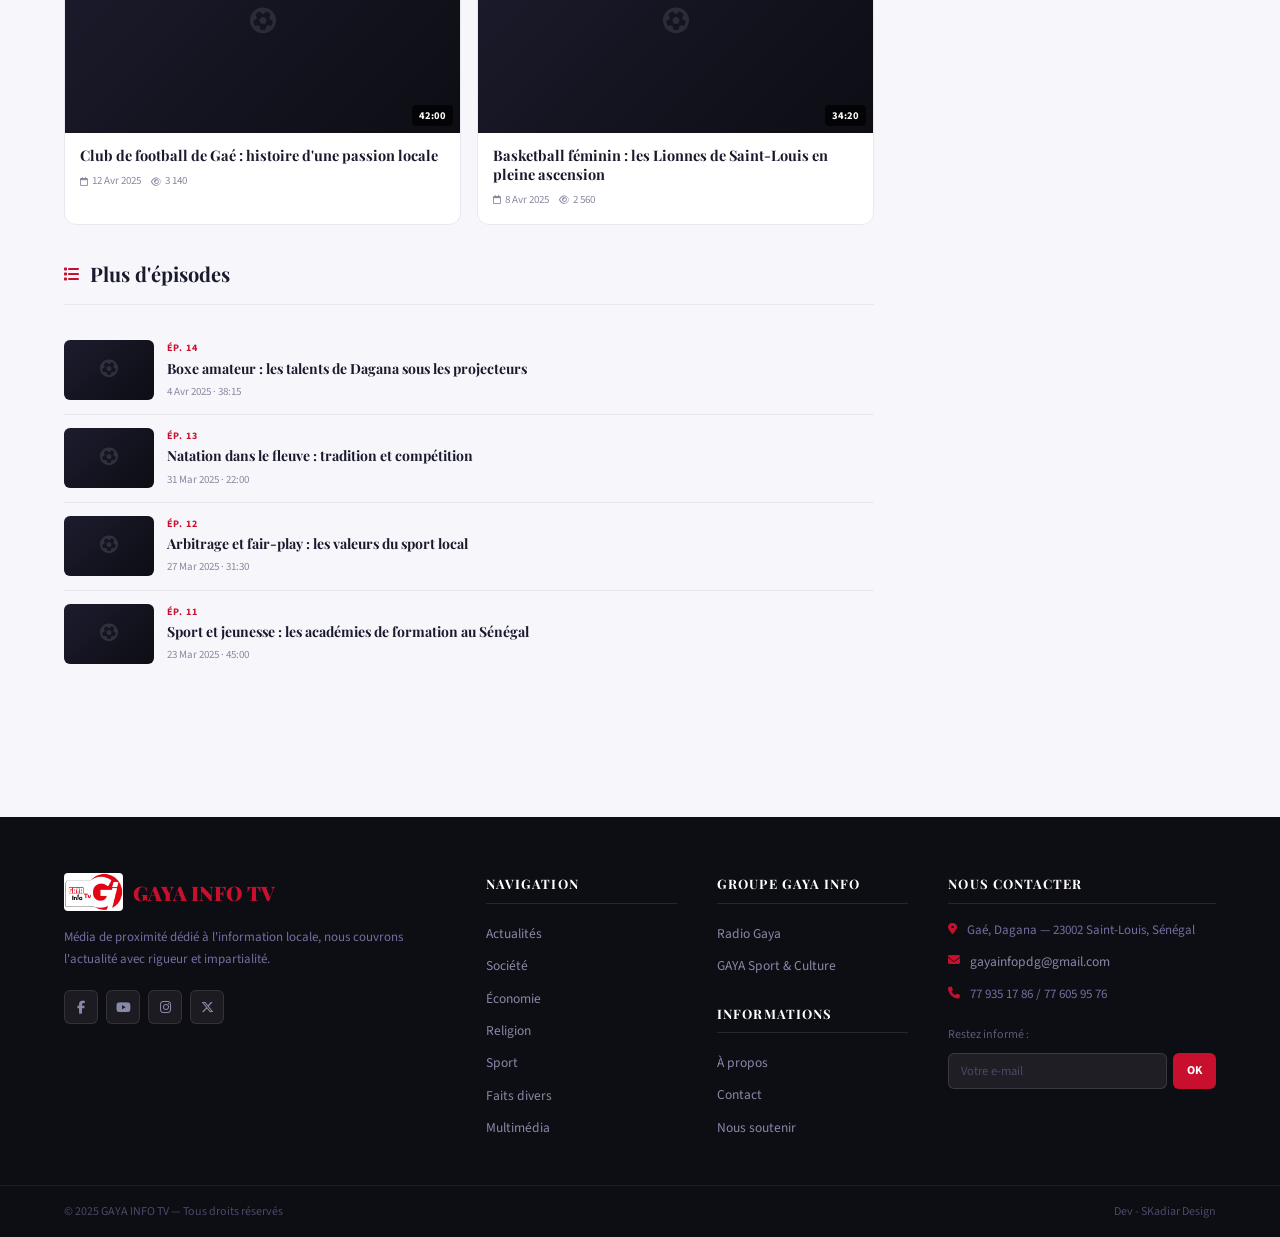
<file: sport.html>
<!DOCTYPE html>
<html lang="fr">
<head>
<meta charset="UTF-8">
<meta name="viewport" content="width=device-width, initial-scale=1.0">
<title>Sport — Émissions GAYA INFO TV</title>
<meta name="description" content="Émissions Sport de GAYA INFO TV — Football, lutte traditionnelle et sports locaux à Dagana et Saint-Louis.">
<link rel="preconnect" href="https://fonts.googleapis.com">
<link rel="preconnect" href="https://fonts.gstatic.com" crossorigin>
<link href="https://fonts.googleapis.com/css2?family=Playfair+Display:wght@400;700;900&family=Source+Sans+3:wght@300;400;600;700&display=swap" rel="stylesheet">
<link rel="stylesheet" href="https://cdnjs.cloudflare.com/ajax/libs/font-awesome/6.5.1/css/all.min.css">
<link rel="stylesheet" href="style.css">
<link rel="stylesheet" href="emissions.css">
<style>
  :root { --accent: #c8102e; --accent-light: #fff0f0; }
  .emissions-hero { background: #f0566a; }
  .hero-badge { color: white; border-color: white; }
  .emissions-hero h1 em { color: white; }
</style>
</head>
<body>

<div class="ticker-wrap">
    <div class="ticker-label">INFO</div>
  <div class="ticker-content">
    <span> Actualités, analyses et couverture d'événements en direct — suivez tout ici &nbsp;&nbsp;&nbsp;•&nbsp;&nbsp;&nbsp; Service commercial : 77 935 17 86 / 77 605 95 76 </span>
  </div>
</div>

<header class="site-header" id="site-header">
  <div class="header-inner">
    <a href="index.html" class="logo">
      <img src="gaya.jpg" alt="GAYA INFO TV" onerror="this.style.display='none'">
      <div class="logo-text"><span class="logo-name">GAYA INFO TV</span><span class="logo-tagline">L'information de proximité</span></div>
    </a>
    <nav class="main-nav" id="main-nav">
      <a href="index.html" class="nav-link">Accueil</a>
      <a href="actualites.html" class="nav-link">Actualités</a>
      <div class="nav-dropdown">
        <a href="#" class="nav-link dropdown-trigger active">Émissions <i class="fa-solid fa-chevron-down" style="font-size:10px;"></i></a>
        <div class="dropdown-menu">
          <a href="societe.html"><i class="fa-solid fa-users"></i> Société</a>
          <a href="economie.html"><i class="fa-solid fa-chart-line"></i> Économie</a>
          <a href="religion.html"><i class="fa-solid fa-mosque"></i> Religion</a>
          <a href="sport.html"><i class="fa-solid fa-futbol"></i> Sport</a>
          <a href="faitsdivers.html"><i class="fa-solid fa-newspaper"></i> Faits divers</a>
        </div>
      </div>
      <a href="multimedia.html" class="nav-link">Multimédia</a>
      <a href="apropos.html" class="nav-link">À propos</a>
      <a href="contact.html" class="nav-link">Contact</a>
    </nav>
    <div class="header-actions">
      <button class="btn-search" id="search-toggle"><i class="fa-solid fa-magnifying-glass"></i></button>
      <a href="#" class="btn-radio"><i class="fa-solid fa-radio"></i> Radio</a>
      <a href="index.html#live" class="btn-live"><span class="live-dot"></span> Direct</a>
      <button class="hamburger" id="hamburger"><span></span><span></span><span></span></button>
    </div>
  </div>
  <div class="search-bar" id="search-bar">
    <div class="search-inner"><i class="fa-solid fa-magnifying-glass"></i><input type="text" placeholder="Rechercher..."><button class="search-close" id="search-close"><i class="fa-solid fa-xmark"></i></button></div>
  </div>
</header>

<div class="social-bar">
  <div class="social-bar-inner">
    <span class="social-bar-label">Suivez-nous</span>
    <a href="https://www.facebook.com/gayainfotv" target="_blank" rel="noopener" class="social-icon fb"><i class="fa-brands fa-facebook-f"></i></a>
    <a href="https://www.youtube.com/@gayainfotv" target="_blank" rel="noopener" class="social-icon yt"><i class="fa-brands fa-youtube"></i></a>
    <a href="#" class="social-icon ig"><i class="fa-brands fa-instagram"></i></a>
    <a href="#" class="social-icon tw"><i class="fa-brands fa-x-twitter"></i></a>
    <div class="social-bar-date" id="current-date"></div>
  </div>
</div>

<section class="emissions-hero">
  <div class="hero-watermark">SPORT</div>
  <div class="container hero-inner">
    <div class="breadcrumb">
      <a href="index.html">Accueil</a><i class="fa-solid fa-chevron-right"></i>
      <a href="#">Émissions</a><i class="fa-solid fa-chevron-right"></i>
      <span class="current">Sport</span>
    </div>
    <div class="hero-badge"><i class="fa-solid fa-futbol"></i> Émissions</div>
    <h1>Compétitions &amp; <em>Champions</em></h1>
    <p class="hero-desc">Football, lutte traditionnelle, athlétisme : vivez les exploits sportifs de la région en direct et en replay.</p>
    <div class="hero-schedule-strip">
      
    </div>
  </div>
</section>

<nav class="emissions-subnav">
  <div class="emissions-subnav-inner">
    <a href="societe.html" class="subnav-link"><i class="fa-solid fa-users"></i> Société</a>
    <a href="economie.html" class="subnav-link"><i class="fa-solid fa-chart-line"></i> Économie</a>
    <a href="religion.html" class="subnav-link"><i class="fa-solid fa-mosque"></i> Religion</a>
    <a href="sport.html" class="subnav-link active"><i class="fa-solid fa-futbol"></i> Sport</a>
    <a href="faitsdivers.html" class="subnav-link"><i class="fa-solid fa-newspaper"></i> Faits divers</a>
  </div>
</nav>

<section class="emissions-page">
  <div class="container">
    <div class="emissions-layout">
      <main>
        <div class="emission-featured">
          <div class="emission-featured-media" onclick="openVideo('dQw4w9WgXcQ','Finale régionale de football : Saint-Louis soulève le trophée')">
            <div class="placeholder-bg"><i class="fa-solid fa-futbol"></i></div>
            <div class="featured-play-btn"><div class="play-circle"><i class="fa-solid fa-play"></i></div></div>
            <span class="featured-badge">À la une</span>
          </div>
          <div class="emission-featured-body">
            <div class="emission-ep-label">Événement sportif • Football</div>
            <h2 class="emission-featured-title">Finale régionale de football : Saint-Louis soulève le trophée</h2>
            <p class="emission-featured-desc">Revivez chaque minute de la finale régionale de football qui a tenu en haleine des milliers de supporters. Un match historique, une victoire méritée.</p>
            <div class="emission-meta-row">
              <span><i class="fa-regular fa-calendar"></i> 21 Avr 2025</span>
              <span><i class="fa-regular fa-clock"></i> 52 min</span>
              <span><i class="fa-regular fa-eye"></i> 4 180 vues</span>
            </div>
          </div>
        </div>

        <div class="section-title-bar">
          <h2><i class="fa-solid fa-film"></i> Derniers épisodes</h2>
          <a href="#" class="section-link">Tous les épisodes <i class="fa-solid fa-arrow-right"></i></a>
        </div>
        <div class="episodes-grid" id="episodes-grid"></div>

        <div class="section-title-bar" style="margin-top:2rem;">
          <h2><i class="fa-solid fa-list"></i> Plus d'épisodes</h2>
        </div>
        <div class="episodes-list" id="episodes-list"></div>
      </main>

      <aside class="sidebar">
        <div class="sidebar-widget widget-live" id="live">
        <div class="sidebar-widget widget-live" id="live">
  <div class="widget-header">
    <span class="live-indicator">
      <span class="live-dot"></span> Diffusion en direct
    </span>
  </div>

  <div class="live-player-wrap" id="live-content">
    <p style="text-align:center; padding:1rem; color:#aaa;">
      Vérification du live...
    </p>
  </div>

  <div class="live-now">
    <div class="live-now-badge">
      <span class="live-dot"></span> En ce moment
    </div>
    <p id="live-title">Chargement...</p>
  </div>
</div>

        <div class="sidebar-widget">
          <div class="widget-header"><h3 class="widget-title">Programme de la semaine</h3></div>
          <div class="schedule-list">
            <div class="schedule-item"><span class="schedule-day">Sam</span><div><div class="schedule-show">Match du weekend</div><div class="schedule-time">16h00</div></div></div>
            <div class="schedule-item"><span class="schedule-day">Dim</span><div><div class="schedule-show">Lutte traditionnelle</div><div class="schedule-time">15h00</div></div></div>
            <div class="schedule-item"><span class="schedule-day">Mar</span><div><div class="schedule-show">Magazine sportif</div><div class="schedule-time">20h00</div></div></div>
          </div>
        </div>

        <div class="sidebar-widget">
          <div class="widget-header"><h3 class="widget-title">Autres émissions</h3></div>
          <div class="other-emissions">
            <a href="societe.html" class="other-emission-link"><i class="fa-solid fa-users" style="color:#2d5be3"></i> Société</a>
            <a href="economie.html" class="other-emission-link"><i class="fa-solid fa-chart-line" style="color:#1a7c4f"></i> Économie</a>
            <a href="religion.html" class="other-emission-link"><i class="fa-solid fa-mosque" style="color:#b8571a"></i> Religion</a>
            <a href="sport.html" class="other-emission-link current"><i class="fa-solid fa-futbol" style="color:#c8102e"></i> Sport</a>
            <a href="faitsdivers.html" class="other-emission-link"><i class="fa-solid fa-newspaper" style="color:#996600"></i> Faits divers</a>
          </div>
        </div>
      </aside>
    </div>
  </div>
</section>

<div class="lightbox-overlay" id="video-lightbox">
  <div class="lightbox-box">
    <button class="lightbox-close" onclick="closeLightbox()"><i class="fa-solid fa-xmark"></i></button>
    <iframe id="lightbox-iframe" allowfullscreen></iframe>
    <p class="lightbox-title" id="lightbox-video-title"></p>
  </div>
</div>

<!-- FOOTER -->
<footer class="site-footer">
  <div class="footer-top">
    <div class="container footer-grid">

      <div class="footer-col footer-brand">
        <a href="index.html" class="footer-logo">
          <img src="gaya.jpg" alt="GAYA INFO TV" onerror="this.style.display='none'">
          <span>GAYA INFO TV</span>
        </a>
        <p class="footer-about">Média de proximité dédié à l'information locale, nous couvrons l'actualité avec rigueur et impartialité.</p>
        <div class="footer-socials">
          <a href="https://www.facebook.com/gayainfotv" target="_blank" rel="noopener" aria-label="Facebook"><i class="fa-brands fa-facebook-f"></i></a>
          <a href="https://www.youtube.com/@gayainfotv" target="_blank" rel="noopener" aria-label="YouTube"><i class="fa-brands fa-youtube"></i></a>
          <a href="#" aria-label="Instagram"><i class="fa-brands fa-instagram"></i></a>
          <a href="#" aria-label="X/Twitter"><i class="fa-brands fa-x-twitter"></i></a>
        </div>
      </div>

      <div class="footer-col">
        <h4>Navigation</h4>
        <ul>
          <li><a href="actualites.html">Actualités</a></li>
          <li><a href="societe.html">Société</a></li>
          <li><a href="economie.html">Économie</a></li>
          <li><a href="religion.html">Religion</a></li>
          <li><a href="sport.html">Sport</a></li>
          <li><a href="faitsdivers.html">Faits divers</a></li>
          <li><a href="multimedia.html">Multimédia</a></li>
        </ul>
      </div>

      <div class="footer-col">
        <h4>Groupe GAYA INFO</h4>
        <ul>
          <li><a href="#">Radio Gaya</a></li>
          <li><a href="#">GAYA Sport & Culture</a></li>
        </ul>
        <h4 style="margin-top: 1.5rem;">Informations</h4>
        <ul>
          <li><a href="apropos.html">À propos</a></li>
          <li><a href="contact.html">Contact</a></li>
          <li><a href="don.html">Nous soutenir</a></li>
        </ul>
      </div>

      <div class="footer-col footer-contact">
        <h4>Nous contacter</h4>
        <ul class="contact-list">
          <li><i class="fa-solid fa-location-dot"></i> Gaé, Dagana — 23002 Saint-Louis, Sénégal</li>
          <li><i class="fa-solid fa-envelope"></i> <a href="mailto:gayainfopdg@gmail.com">gayainfopdg@gmail.com</a></li>
          <li><i class="fa-solid fa-phone"></i> 77 935 17 86 / 77 605 95 76</li>
        </ul>
        <div class="footer-newsletter">
          <p>Restez informé :</p>
          <form class="footer-form" onsubmit="subscribeNewsletter(event)">
            <input type="email" placeholder="Votre e-mail">
            <button type="submit">OK</button>
          </form>
        </div>
      </div>

    </div>
  </div>
  <div class="footer-bottom">
    <div class="footer-bottom-inner">
      <span>© 2025 GAYA INFO TV — Tous droits réservés</span>
      <span>Dev - </i> SKadiar Design</span>
    </div>
  </div>
</footer>
<!-- TOAST BIENTÔT DISPONIBLE -->
<div class="toast-soon" id="toast-soon">
  <div class="toast-soon-icon">
    <i class="fa-solid fa-radio"></i>
  </div>
  <div class="toast-soon-text">
    <div class="toast-soon-title">Bientôt disponible</div>
    <div class="toast-soon-sub">Cette fonctionnalité arrive très prochainement ✨</div>
  </div>
  <button class="toast-soon-close" onclick="hideToast()">
    <i class="fa-solid fa-xmark"></i>
  </button>
</div>

<script src="script.js"></script>
<script src="emissions.js"></script>
<script>

const episodes = [{ ep: "Ép. 18", title: "Tournoi de lutte de Dagana : les grands champions couronnés", date: "20 Avr 2025", duration: "1:05:00", views: "6 330", id: "dQw4w9WgXcQ" },
  { ep: "Ép. 17", title: "Athlétisme scolaire : les futurs champions de la région", date: "16 Avr 2025", duration: "28:40", views: "1 820", id: "dQw4w9WgXcQ" },
  { ep: "Ép. 16", title: "Club de football de Gaé : histoire d'une passion locale", date: "12 Avr 2025", duration: "42:00", views: "3 140", id: "dQw4w9WgXcQ" },
  { ep: "Ép. 15", title: "Basketball féminin : les Lionnes de Saint-Louis en pleine ascension", date: "8 Avr 2025", duration: "34:20", views: "2 560", id: "dQw4w9WgXcQ" }];
const moreEpisodes = [{ ep: "Ép. 14", title: "Boxe amateur : les talents de Dagana sous les projecteurs", date: "4 Avr 2025", duration: "38:15" },
  { ep: "Ép. 13", title: "Natation dans le fleuve : tradition et compétition", date: "31 Mar 2025", duration: "22:00" },
  { ep: "Ép. 12", title: "Arbitrage et fair-play : les valeurs du sport local", date: "27 Mar 2025", duration: "31:30" },
  { ep: "Ép. 11", title: "Sport et jeunesse : les académies de formation au Sénégal", date: "23 Mar 2025", duration: "45:00" }];

document.getElementById('episodes-grid').innerHTML = episodes.map(e => `
  <div class="episode-card" onclick="openVideo('${e.id}','${e.title}')">
    <div class="episode-thumb">
      <span class="ep-icon"><i class="fa-solid fa-futbol"></i></span>
      <div class="ep-play-overlay"><div class="ep-play-sm"><i class="fa-solid fa-play"></i></div></div>
      <span class="ep-duration">${e.duration}</span>
      <span class="ep-num-badge">${e.ep}</span>
    </div>
    <div class="episode-info">
      <h3 class="episode-title">${e.title}</h3>
      <div class="episode-meta">
        <span><i class="fa-regular fa-calendar"></i>${e.date}</span>
        <span><i class="fa-regular fa-eye"></i>${e.views}</span>
      </div>
    </div>
  </div>`).join('');

document.getElementById('episodes-list').innerHTML = moreEpisodes.map(e => `
  <div class="episode-list-item" onclick="openVideo('dQw4w9WgXcQ','${e.title}')">
    <div class="episode-list-thumb"><span class="lt-icon"><i class="fa-solid fa-futbol"></i></span></div>
    <div class="episode-list-info">
      <div class="episode-list-ep">${e.ep}</div>
      <div class="episode-list-title">${e.title}</div>
      <div class="episode-list-meta">${e.date} · ${e.duration}</div>
    </div>
  </div>`).join('');

</script>

<script src="gaya-cms-bridge.js"></script>
<script>
// Injecter les articles CMS de la rubrique "Sport"
(function() {
  const articles = gayaGetByCategory('Sport');
  if (!articles.length) return;

  const icon = GAYA_ICONS['Sport'] || 'fa-newspaper';
  const grid = document.getElementById('episodes-grid');
  if (!grid) return;

  const wrapper = document.createElement('div');
  wrapper.innerHTML = `
    <div class="section-title-bar" style="margin-bottom:12px;margin-top:0;">
      <h2><i class="fa-solid fa-rss" style="color:#c8102e;margin-right:6px;"></i>Dernières publications</h2>
    </div>
    <div style="display:grid;grid-template-columns:repeat(auto-fill,minmax(260px,1fr));gap:16px;margin-bottom:24px;">
      ${articles.slice(0,4).map(a => `
        <div class="episode-card" style="border:1px solid #eee;border-radius:10px;overflow:hidden;">
          <div class="episode-thumb" style="background:#f5f5f5;display:flex;align-items:center;justify-content:center;height:100px;">
            <span class="ep-icon"><i class="fa-solid ${GAYA_ICONS[a.category] || 'fa-newspaper'}" style="font-size:2rem;color:#c8102e;"></i></span>
            ${a.breaking ? '<span style="position:absolute;top:8px;left:8px;background:#c8102e;color:#fff;padding:2px 8px;border-radius:4px;font-size:11px;font-weight:700;">🔴 BREAKING</span>' : ''}
          </div>
          <div class="episode-info" style="padding:12px;">
            <h3 class="episode-title" style="font-size:14px;margin-bottom:6px;">${a.title}</h3>
            <p style="font-size:12px;color:#666;margin-bottom:8px;">${a.excerpt || ''}</p>
            <div class="episode-meta" style="font-size:12px;color:#999;display:flex;gap:12px;">
              <span><i class="fa-regular fa-calendar"></i> ${a.date}</span>
              <span><i class="fa-regular fa-user"></i> ${a.author || 'Rédaction'}</span>
            </div>
          </div>
        </div>`).join('')}
    </div>`;
  grid.parentNode.insertBefore(wrapper, grid);
})();
</script>
</body>
</html>
</file>
<file: style.css>
/* ================================================
   GAYA INFO TV — Redesign Moderne & Élégant
   ================================================ */

/* --- VARIABLES & RESET --- */
:root {
  --color-red: #c8102e;
  --color-red-dark: #9e0c24;
  --color-red-light: #f5e5e8;
  --color-dark: #0d0d14;
  --color-dark-2: #13131f;
  --color-dark-3: #1c1c2e;
  --color-text: #1a1a2e;
  --color-text-2: #444457;
  --color-text-muted: #8888a0;
  --color-border: #e8e8f0;
  --color-bg: #f7f7fb;
  --color-white: #ffffff;

  --font-display: 'Playfair Display', Georgia, serif;
  --font-body: 'Source Sans 3', -apple-system, sans-serif;

  --radius: 6px;
  --radius-lg: 12px;
  --shadow: 0 2px 16px rgba(0,0,0,0.07);
  --shadow-md: 0 4px 28px rgba(0,0,0,0.12);

  --header-height: 68px;
  --ticker-height: 36px;
  --social-bar-height: 36px;
  --total-top: calc(var(--header-height) + var(--ticker-height) + var(--social-bar-height));

  --max-w: 1200px;
}

*, *::before, *::after { box-sizing: border-box; margin: 0; padding: 0; }

html {
  font-size: 16px;
  scroll-behavior: smooth;
  overflow-x: hidden;
}

body {
  font-family: var(--font-body);
  background: var(--color-bg);
  color: var(--color-text);
  line-height: 1.65;
  padding-top: var(--total-top);
}

a { text-decoration: none; color: inherit; }
img { max-width: 100%; display: block; }
button { cursor: pointer; border: none; background: none; font-family: inherit; }
input, textarea { font-family: inherit; }
ul, ol { list-style: none; }

/* ---- UTILITIES ---- */
.container {
  max-width: var(--max-w);
  margin: 0 auto;
  padding: 0 24px;
}

/* ================================================
   TICKER / BREAKING NEWS
   ================================================ */
.ticker-wrap {
  position: fixed;
  top: 0;
  left: 0;
  right: 0;
  z-index: 1000;
  height: var(--ticker-height);
  background: var(--color-dark);
  display: flex;
  align-items: center;
  overflow: hidden;
}

.ticker-label {
  flex-shrink: 0;
  background: var(--color-red);
  color: #fff;
  font-family: var(--font-body);
  font-weight: 700;
  font-size: 11px;
  letter-spacing: 0.08em;
  text-transform: uppercase;
  padding: 0 16px;
  height: 100%;
  display: flex;
  align-items: center;
  gap: 6px;
  white-space: nowrap;
}

.ticker-content {
  flex: 1;
  overflow: hidden;
  padding: 0 20px;
}

.ticker-content span {
  display: inline-block;
  white-space: nowrap;
  color: #d0d0e8;
  font-size: 12.5px;
  font-weight: 400;
  animation: ticker-scroll 28s linear infinite;
}

@keyframes ticker-scroll {
  from { transform: translateX(100vw); }
  to { transform: translateX(-100%); }
}

/* ================================================
   HEADER
   ================================================ */
.site-header {
  position: fixed;
  top: var(--ticker-height);
  left: 0;
  right: 0;
  z-index: 999;
  background: var(--color-white);
  border-bottom: 1px solid var(--color-border);
  height: var(--header-height);
  transition: box-shadow 0.3s;
}

.site-header.scrolled {
  box-shadow: var(--shadow-md);
}

.header-inner {
  max-width: var(--max-w);
  margin: 0 auto;
  padding: 0 24px;
  height: 100%;
  display: flex;
  align-items: center;
  gap: 32px;
}

/* LOGO */
.logo {
  display: flex;
  align-items: center;
  gap: 10px;
  flex-shrink: 0;
}

.logo img {
  height: 40px;
  width: 40px;
  border-radius: 4px;
  object-fit: cover;
}

.logo-text {
  display: flex;
  flex-direction: column;
}

.logo-name {
  font-family: var(--font-display);
  font-size: 22px;
  font-weight: 900;
  color: var(--color-red);
  line-height: 1;
  letter-spacing: -0.02em;
}

.logo-tagline {
  font-size: 10px;
  color: var(--color-text-muted);
  letter-spacing: 0.06em;
  text-transform: uppercase;
  font-weight: 600;
}

/* MAIN NAV */
.main-nav {
  display: flex;
  align-items: center;
  gap: 4px;
  flex: 1;
}

.nav-link {
  font-size: 13.5px;
  font-weight: 600;
  color: var(--color-text-2);
  padding: 6px 10px;
  border-radius: var(--radius);
  transition: color 0.2s, background 0.2s;
  white-space: nowrap;
}

.nav-link:hover, .nav-link.active {
  color: var(--color-red);
  background: var(--color-red-light);
}

/* DROPDOWN */
.nav-dropdown {
  position: relative;
}

.dropdown-menu {
  position: absolute;
  top: 100%;
  left: 0;
  background: var(--color-white);
  border: 1px solid var(--color-border);
  border-radius: var(--radius-lg);
  box-shadow: var(--shadow-md);
  min-width: 180px;
  padding: 6px;
  padding-top: 14px;
  z-index: 200;

  opacity: 0;
  visibility: hidden;
  transform: translateY(-6px);
  transition: opacity 0.2s ease, transform 0.2s ease, visibility 0.2s;
  pointer-events: none;
}

.nav-dropdown:hover .dropdown-menu {
  opacity: 1;
  visibility: visible;
  transform: translateY(0);
  pointer-events: auto;
}

.chevron-icon {
  display: inline-block;
  transition: transform 0.2s ease;
  vertical-align: middle;
}

.nav-dropdown:hover .chevron-icon {
  transform: rotate(180deg);
}

.dropdown-menu a {
  display: flex;
  align-items: center;
  gap: 10px;
  padding: 9px 12px;
  font-size: 13.5px;
  font-weight: 500;
  color: var(--color-text-2);
  border-radius: var(--radius);
  transition: background 0.15s, color 0.15s;
}

.dropdown-menu a i {
  width: 16px;
  color: var(--color-text-muted);
  font-size: 13px;
}

.dropdown-menu a:hover {
  background: var(--color-red-light);
  color: var(--color-red);
}

.dropdown-menu a:hover i {
  color: var(--color-red);
}

/* HEADER ACTIONS */
.header-actions {
  display: flex;
  align-items: center;
  gap: 8px;
  flex-shrink: 0;
}

.btn-search {
  width: 34px;
  height: 34px;
  display: flex;
  align-items: center;
  justify-content: center;
  border-radius: 50%;
  color: var(--color-text-muted);
  transition: background 0.2s, color 0.2s;
}

.btn-search:hover { background: var(--color-bg); color: var(--color-text); }

.btn-radio {
  display: flex;
  align-items: center;
  gap: 6px;
  padding: 7px 14px;
  border: 1.5px solid var(--color-border);
  border-radius: 999px;
  font-size: 12.5px;
  font-weight: 600;
  color: var(--color-text-2);
  transition: all 0.2s;
}

.btn-radio:hover {
  border-color: var(--color-red);
  color: var(--color-red);
}

.btn-live {
  display: flex;
  align-items: center;
  gap: 7px;
  padding: 7px 16px;
  background: var(--color-red);
  color: #fff;
  border-radius: 999px;
  font-size: 12.5px;
  font-weight: 700;
  transition: background 0.2s, transform 0.1s;
  letter-spacing: 0.04em;
}

.btn-live:hover { background: var(--color-red-dark); transform: scale(1.02); }

.live-dot {
  width: 7px;
  height: 7px;
  background: #ff4444;
  border-radius: 50%;
  display: inline-block;
  animation: blink 1.2s ease-in-out infinite;
  flex-shrink: 0;
}

@keyframes blink {
  0%, 100% { opacity: 1; }
  50% { opacity: 0.3; }
}

/* HAMBURGER */
.hamburger {
  display: none;
  flex-direction: column;
  gap: 5px;
  width: 32px;
  padding: 4px;
}

.hamburger span {
  display: block;
  width: 22px;
  height: 2px;
  background: var(--color-text);
  border-radius: 2px;
  transition: all 0.3s;
}

/* SEARCH BAR */
.search-bar {
  position: absolute;
  top: 100%;
  left: 0;
  right: 0;
  background: var(--color-white);
  border-top: 1px solid var(--color-border);
  padding: 12px 24px;
  display: none;
  box-shadow: var(--shadow);
}

.search-bar.open { display: block; }

.search-inner {
  max-width: var(--max-w);
  margin: 0 auto;
  display: flex;
  align-items: center;
  gap: 12px;
  background: var(--color-bg);
  border: 1.5px solid var(--color-border);
  border-radius: var(--radius);
  padding: 8px 16px;
}

.search-inner i { color: var(--color-text-muted); }

.search-inner input {
  flex: 1;
  border: none;
  background: none;
  font-size: 14px;
  color: var(--color-text);
  outline: none;
}

.search-close {
  color: var(--color-text-muted);
  font-size: 16px;
  transition: color 0.2s;
}

.search-close:hover { color: var(--color-text); }

/* ================================================
   SOCIAL BAR
   ================================================ */
.social-bar {
  position: fixed;
  top: calc(var(--ticker-height) + var(--header-height));
  left: 0;
  right: 0;
  z-index: 998;
  height: var(--social-bar-height);
  background: var(--color-dark-2);
  border-bottom: 1px solid rgba(255,255,255,0.06);
}

.social-bar-inner {
  max-width: var(--max-w);
  margin: 0 auto;
  padding: 0 24px;
  height: 100%;
  display: flex;
  align-items: center;
  gap: 12px;
}

.social-bar-label {
  font-size: 11px;
  font-weight: 600;
  color: #5a5a78;
  text-transform: uppercase;
  letter-spacing: 0.08em;
  margin-right: 4px;
}

.social-icon {
  width: 24px;
  height: 24px;
  display: flex;
  align-items: center;
  justify-content: center;
  border-radius: 4px;
  font-size: 11px;
  transition: transform 0.2s, opacity 0.2s;
  opacity: 0.7;
}

.social-icon:hover { opacity: 1; transform: scale(1.12); }
.social-icon.fb { background: #1877f2; color: #fff; }
.social-icon.yt { background: #ff0000; color: #fff; }
.social-icon.ig { background: linear-gradient(45deg, #f09433, #e6683c, #dc2743, #cc2366, #bc1888); color: #fff; }
.social-icon.tw { background: #000; color: #fff; }

.social-bar-date {
  margin-left: auto;
  font-size: 11.5px;
  color: #5a5a78;
}

/* ================================================
   MAIN LAYOUT
   ================================================ */
.site-main {
  padding: 28px 0 60px;
}

.site-main .container {
  display: grid;
  grid-template-columns: 1fr 340px;
  gap: 32px;
  align-items: start;
}

/* ================================================
   HERO SLIDER
   ================================================ */
.hero-slider {
  position: relative;
  border-radius: var(--radius-lg);
  overflow: hidden;
  height: 420px;
  box-shadow: var(--shadow-md);
  margin-bottom: 32px;
}

.slide {
  position: absolute;
  inset: 0;
  display: flex;
  align-items: flex-end;
  opacity: 0;
  transition: opacity 0.7s ease;
}

.slide.active { opacity: 1; }

.slide-image-overlay {
  position: absolute;
  inset: 0;
  background: linear-gradient(
    to bottom,
    rgba(0,0,0,0) 0%,
    rgba(0,0,0,0.15) 40%,
    rgba(0,0,0,0.75) 100%
  );
}

.slide-content {
  position: relative;
  z-index: 2;
  padding: 32px;
  width: 100%;
}

.slide-category {
  display: inline-block;
  background: var(--color-red);
  color: #fff;
  font-size: 11px;
  font-weight: 700;
  text-transform: uppercase;
  letter-spacing: 0.1em;
  padding: 4px 10px;
  border-radius: 3px;
  margin-bottom: 10px;
}

.slide-title {
  font-family: var(--font-display);
  font-size: 26px;
  font-weight: 700;
  color: #fff;
  line-height: 1.25;
  margin-bottom: 8px;
  max-width: 600px;
}

.slide-excerpt {
  font-size: 14px;
  color: rgba(255,255,255,0.78);
  margin-bottom: 18px;
  max-width: 500px;
}

.slide-btn {
  display: inline-flex;
  align-items: center;
  gap: 8px;
  background: #fff;
  color: var(--color-text);
  padding: 9px 18px;
  border-radius: 999px;
  font-size: 13px;
  font-weight: 700;
  transition: background 0.2s, gap 0.2s;
}

.slide-btn:hover { background: var(--color-red); color: #fff; gap: 12px; }

.slider-prev, .slider-next {
  position: absolute;
  top: 50%;
  transform: translateY(-50%);
  z-index: 10;
  width: 40px;
  height: 40px;
  background: rgba(255,255,255,0.15);
  backdrop-filter: blur(8px);
  border: 1px solid rgba(255,255,255,0.25);
  border-radius: 50%;
  color: #fff;
  font-size: 14px;
  display: flex;
  align-items: center;
  justify-content: center;
  transition: background 0.2s;
}

.slider-prev { left: 14px; }
.slider-next { right: 14px; }
.slider-prev:hover, .slider-next:hover { background: rgba(255,255,255,0.3); }

.slider-dots {
  position: absolute;
  bottom: 14px;
  right: 18px;
  z-index: 10;
  display: flex;
  gap: 6px;
}

.dot {
  width: 6px;
  height: 6px;
  background: rgba(255,255,255,0.4);
  border-radius: 50%;
  cursor: pointer;
  transition: background 0.2s, width 0.3s;
}

.dot.active {
  background: #fff;
  width: 20px;
  border-radius: 3px;
}

/* ================================================
   SECTION HEADERS
   ================================================ */
.section-header {
  display: flex;
  align-items: center;
  justify-content: space-between;
  margin-bottom: 18px;
}

.section-title {
  font-family: var(--font-display);
  font-size: 20px;
  font-weight: 700;
  color: var(--color-text);
  display: flex;
  align-items: center;
  gap: 10px;
}

.section-title span {
  position: relative;
}

.section-title span::after {
  content: '';
  position: absolute;
  bottom: -3px;
  left: 0;
  right: 0;
  height: 2px;
  background: var(--color-red);
  border-radius: 1px;
}

.section-link {
  font-size: 12.5px;
  font-weight: 600;
  color: var(--color-red);
  display: flex;
  align-items: center;
  gap: 5px;
  transition: gap 0.2s;
}

.section-link:hover { gap: 8px; }

/* ================================================
   ARTICLES GRID
   ================================================ */
.articles-grid {
  display: grid;
  grid-template-columns: 1fr 1fr;
  gap: 18px;
}

.article-card {
  background: var(--color-white);
  border-radius: var(--radius-lg);
  border: 1px solid var(--color-border);
  overflow: hidden;
  transition: box-shadow 0.2s, transform 0.2s;
  display: flex;
  flex-direction: column;
}

.article-card:hover {
  box-shadow: var(--shadow-md);
  transform: translateY(-2px);
}

.article-card-img {
  aspect-ratio: 16/9;
  background: linear-gradient(135deg, var(--color-dark-3), var(--color-dark));
  display: flex;
  align-items: center;
  justify-content: center;
  overflow: hidden;
}

.article-card-img img {
  width: 100%;
  height: 100%;
  object-fit: cover;
  transition: transform 0.3s;
}

.article-card:hover .article-card-img img {
  transform: scale(1.04);
}

.article-card-img .placeholder-icon {
  font-size: 28px;
  color: rgba(255,255,255,0.2);
}

.article-card-body {
  padding: 16px 18px 18px;
  flex: 1;
  display: flex;
  flex-direction: column;
}

.article-category {
  font-size: 10px;
  font-weight: 700;
  letter-spacing: 0.1em;
  text-transform: uppercase;
  color: var(--color-red);
  margin-bottom: 6px;
}

.article-title {
  font-family: var(--font-display);
  font-size: 15.5px;
  font-weight: 700;
  line-height: 1.3;
  color: var(--color-text);
  margin-bottom: 8px;
  flex: 1;
  transition: color 0.2s;
}

.article-card:hover .article-title { color: var(--color-red); }

.article-excerpt {
  font-size: 13px;
  color: var(--color-text-2);
  line-height: 1.5;
  margin-bottom: 12px;
}

.article-meta {
  display: flex;
  align-items: center;
  gap: 10px;
  font-size: 11.5px;
  color: var(--color-text-muted);
}

.article-meta i { font-size: 10px; }

/* ================================================
   ARTICLES LIST
   ================================================ */
.articles-list {
  display: flex;
  flex-direction: column;
  gap: 0;
}

.article-list-item {
  display: flex;
  gap: 14px;
  padding: 14px 0;
  border-bottom: 1px solid var(--color-border);
  transition: background 0.15s;
}

.article-list-item:last-child { border-bottom: none; }

.article-list-thumb {
  width: 80px;
  height: 60px;
  border-radius: var(--radius);
  background: linear-gradient(135deg, var(--color-dark-3), var(--color-dark));
  flex-shrink: 0;
  overflow: hidden;
  display: flex;
  align-items: center;
  justify-content: center;
}

.article-list-thumb img { width: 100%; height: 100%; object-fit: cover; }
.article-list-thumb .ph { color: rgba(255,255,255,0.15); font-size: 18px; }

.article-list-content {}

.article-list-cat {
  font-size: 10px;
  font-weight: 700;
  letter-spacing: 0.08em;
  text-transform: uppercase;
  color: var(--color-red);
  margin-bottom: 4px;
}

.article-list-title {
  font-family: var(--font-display);
  font-size: 14.5px;
  font-weight: 700;
  line-height: 1.3;
  color: var(--color-text);
  margin-bottom: 5px;
  transition: color 0.2s;
}

.article-list-item:hover .article-list-title { color: var(--color-red); }

.article-list-date {
  font-size: 11px;
  color: var(--color-text-muted);
}

/* ================================================
   SIDEBAR
   ================================================ */
.sidebar {
  display: flex;
  flex-direction: column;
  gap: 20px;
  position: sticky;
  top: calc(var(--total-top) + 20px);
}

.sidebar-widget {
  background: var(--color-white);
  border-radius: var(--radius-lg);
  border: 1px solid var(--color-border);
  overflow: hidden;
}

.widget-header {
  padding: 14px 18px;
  border-bottom: 1px solid var(--color-border);
}

.widget-title {
  font-family: var(--font-display);
  font-size: 15px;
  font-weight: 700;
  color: var(--color-text);
}

/* LIVE WIDGET */
.widget-live .widget-header {
  background: var(--color-dark);
  border: none;
}

.live-indicator {
  display: flex;
  align-items: center;
  gap: 8px;
  font-size: 12px;
  font-weight: 700;
  color: #fff;
  text-transform: uppercase;
  letter-spacing: 0.06em;
}

.live-player-wrap {
  position: relative;
  background: #000;
}

.live-player-wrap iframe {
  width: 100%;
  height: 190px;
  display: block;
  border: none;
}

.fullscreen-btn {
  position: absolute;
  bottom: 8px;
  right: 8px;
  background: rgba(0,0,0,0.65);
  color: #fff;
  padding: 5px 10px;
  border-radius: var(--radius);
  font-size: 11px;
  font-weight: 600;
  display: flex;
  align-items: center;
  gap: 5px;
  transition: background 0.2s;
}

.fullscreen-btn:hover { background: rgba(0,0,0,0.85); }

.live-now {
  padding: 12px 16px;
  border-top: 1px solid rgba(255,255,255,0.07);
  background: var(--color-dark-2);
}

.live-now-badge {
  display: flex;
  align-items: center;
  gap: 6px;
  font-size: 10px;
  font-weight: 700;
  color: var(--color-red);
  text-transform: uppercase;
  letter-spacing: 0.08em;
  margin-bottom: 5px;
}

.live-now p {
  font-size: 13px;
  color: #c0c0d8;
  line-height: 1.4;
}

/* POPULAR LIST */
.popular-list {
  padding: 8px 0;
}

.popular-list li {
  counter-increment: popular;
  padding: 10px 18px;
  display: flex;
  align-items: flex-start;
  gap: 12px;
  border-bottom: 1px solid var(--color-border);
  transition: background 0.15s;
}

.popular-list li:last-child { border-bottom: none; }
.popular-list li:hover { background: var(--color-bg); }

.popular-list li::before {
  content: counter(popular);
  font-family: var(--font-display);
  font-size: 22px;
  font-weight: 900;
  color: var(--color-red-light);
  line-height: 1;
  min-width: 24px;
  flex-shrink: 0;
}

.popular-list li a {
  font-size: 13.5px;
  font-weight: 600;
  color: var(--color-text);
  line-height: 1.35;
  transition: color 0.2s;
}

.popular-list li:hover a { color: var(--color-red); }

/* CATEGORIES */
.categories-grid {
  padding: 14px;
  display: grid;
  grid-template-columns: 1fr 1fr;
  gap: 8px;
}

.cat-card {
  display: flex;
  flex-direction: column;
  align-items: center;
  justify-content: center;
  gap: 6px;
  padding: 14px 8px;
  border-radius: var(--radius);
  font-size: 12px;
  font-weight: 700;
  transition: transform 0.15s, box-shadow 0.15s;
  border: 1.5px solid transparent;
}

.cat-card:hover { transform: scale(1.03); box-shadow: 0 2px 12px rgba(0,0,0,0.1); }

.cat-card i { font-size: 18px; }

.cat-societe  { background: #f0f4ff; color: #2d5be3; border-color: #d4dcfc; }
.cat-eco      { background: #f0fff5; color: #1a7c4f; border-color: #c6e8d9; }
.cat-religion { background: #fdf6f0; color: #b8571a; border-color: #f0d8c0; }
.cat-sport    { background: #fff0f0; color: var(--color-red); border-color: #f8cccc; }
.cat-divers   { background: #f5f0ff; color: #6b3fd4; border-color: #ddd0f8; }
.cat-media    { background: #f0fafe; color: #1088be; border-color: #c0e4f5; }

/* NEWSLETTER WIDGET */
.widget-newsletter .widget-header {
  background: var(--color-dark);
  border: none;
}

.widget-newsletter .widget-title { color: #fff; }

.newsletter-text {
  padding: 14px 18px 10px;
  font-size: 13px;
  color: var(--color-text-2);
}

.newsletter-form {
  padding: 0 14px 16px;
  display: flex;
  flex-direction: column;
  gap: 8px;
}

.newsletter-form input {
  width: 100%;
  padding: 9px 12px;
  border: 1.5px solid var(--color-border);
  border-radius: var(--radius);
  font-size: 13px;
  outline: none;
  transition: border-color 0.2s;
  background: var(--color-bg);
}

.newsletter-form input:focus {
  border-color: var(--color-red);
  background: #fff;
}

.newsletter-form button {
  padding: 9px;
  background: var(--color-red);
  color: #fff;
  border-radius: var(--radius);
  font-size: 13px;
  font-weight: 700;
  transition: background 0.2s;
}

.newsletter-form button:hover { background: var(--color-red-dark); }

/* DON WIDGET */
.widget-don {
  background: linear-gradient(135deg, var(--color-dark) 0%, #1c0a12 100%);
  border: none;
}

.widget-don-inner {
  padding: 24px 20px;
  text-align: center;
}

.widget-don-icon {
  font-size: 28px;
  color: #e05;
  margin-bottom: 12px;
  display: block;
  animation: heartbeat 2s ease-in-out infinite;
}

@keyframes heartbeat {
  0%, 100% { transform: scale(1); }
  50% { transform: scale(1.12); }
}

.widget-don h3 {
  font-family: var(--font-display);
  font-size: 17px;
  font-weight: 700;
  color: #fff;
  margin-bottom: 8px;
}

.widget-don p {
  font-size: 13px;
  color: #8888a8;
  margin-bottom: 16px;
  line-height: 1.5;
}

.btn-don {
  display: inline-block;
  padding: 10px 24px;
  background: var(--color-red);
  color: #fff;
  border-radius: 999px;
  font-size: 13px;
  font-weight: 700;
  transition: background 0.2s, transform 0.1s;
}

.btn-don:hover { background: var(--color-red-dark); transform: scale(1.03); }

/* ================================================
   FOOTER
   ================================================ */
.site-footer {
  background: var(--color-dark);
  color: #c0c0d8;
  margin-top: 60px;
}

.footer-top {
  padding: 56px 0 44px;
  border-bottom: 1px solid rgba(255,255,255,0.06);
}

.footer-grid {
  display: grid;
  grid-template-columns: 2fr 1fr 1fr 1.4fr;
  gap: 40px;
}

.footer-col h4 {
  font-family: var(--font-display);
  font-size: 13px;
  font-weight: 700;
  color: #fff;
  text-transform: uppercase;
  letter-spacing: 0.08em;
  margin-bottom: 16px;
  padding-bottom: 8px;
  border-bottom: 1px solid rgba(255,255,255,0.1);
}

.footer-col ul {
  display: flex;
  flex-direction: column;
  gap: 6px;
}

.footer-col ul li a {
  font-size: 13.5px;
  color: #8888a8;
  transition: color 0.2s;
}

.footer-col ul li a:hover { color: var(--color-red); }

/* FOOTER BRAND */
.footer-logo {
  display: flex;
  align-items: center;
  gap: 10px;
  margin-bottom: 16px;
}

.footer-logo img {
  height: 38px;
  border-radius: 4px;
}

.footer-logo span {
  font-family: var(--font-display);
  font-size: 20px;
  font-weight: 900;
  color: var(--color-red);
}

.footer-about {
  font-size: 13px;
  color: #7070a0;
  line-height: 1.65;
  margin-bottom: 20px;
}

.footer-socials {
  display: flex;
  gap: 8px;
}

.footer-socials a {
  width: 34px;
  height: 34px;
  background: rgba(255,255,255,0.06);
  border: 1px solid rgba(255,255,255,0.1);
  border-radius: var(--radius);
  display: flex;
  align-items: center;
  justify-content: center;
  font-size: 13px;
  color: #8888a8;
  transition: background 0.2s, color 0.2s, border-color 0.2s;
}

.footer-socials a:hover {
  background: var(--color-red);
  color: #fff;
  border-color: var(--color-red);
}

/* CONTACT LIST */
.contact-list {
  display: flex;
  flex-direction: column;
  gap: 10px !important;
}

.contact-list li {
  font-size: 13px;
  color: #7070a0;
  display: flex;
  gap: 10px;
  align-items: flex-start;
}

.contact-list li i {
  color: var(--color-red);
  margin-top: 3px;
  flex-shrink: 0;
  font-size: 12px;
}

.contact-list li a { color: inherit; transition: color 0.2s; }
.contact-list li a:hover { color: #fff; }

/* FOOTER NEWSLETTER */
.footer-newsletter {
  margin-top: 20px;
}

.footer-newsletter p {
  font-size: 12px;
  color: #5a5a78;
  margin-bottom: 8px;
}

.footer-form {
  display: flex;
  gap: 6px;
}

.footer-form input {
  flex: 1;
  padding: 8px 12px;
  background: rgba(255,255,255,0.07);
  border: 1px solid rgba(255,255,255,0.12);
  border-radius: var(--radius);
  color: #fff;
  font-size: 12.5px;
  outline: none;
  transition: border-color 0.2s;
}

.footer-form input::placeholder { color: #4a4a68; }
.footer-form input:focus { border-color: var(--color-red); }

.footer-form button {
  padding: 8px 14px;
  background: var(--color-red);
  color: #fff;
  border-radius: var(--radius);
  font-size: 12px;
  font-weight: 700;
  transition: background 0.2s;
}

.footer-form button:hover { background: var(--color-red-dark); }

/* FOOTER BOTTOM */
.footer-bottom {
  padding: 16px 0;
}

.footer-bottom-inner {
  max-width: var(--max-w);
  margin: 0 auto;
  padding: 0 24px;
  display: flex;
  justify-content: space-between;
  align-items: center;
  font-size: 12px;
  color: #4a4a68;
}

/* ================================================
   RESPONSIVE
   ================================================ */
@media (max-width: 1024px) {
  .footer-grid {
    grid-template-columns: 1fr 1fr;
    gap: 32px;
  }
  .site-main .container {
    grid-template-columns: 1fr 300px;
    gap: 24px;
  }
}

/* ================================================
   OVERLAY du menu mobile (toujours dans le DOM)
   ================================================ */
.nav-overlay {
  display: none;
  position: fixed;
  inset: 0;
  background: rgba(0,0,0,0.5);
  z-index: 1099;
  opacity: 0;
  transition: opacity 0.3s;
}
.nav-overlay.open {
  display: block;
  opacity: 1;
}

/* ================================================
   TABLETTE / MOBILE — max-width: 900px
   ================================================ */
@media (max-width: 900px) {
  :root {
    --header-height: 56px;
    --ticker-height: 32px;
    --social-bar-height: 30px;
  }

  /* Layout */
  .site-main .container {
    grid-template-columns: 1fr;
    padding: 0 14px;
  }
  .sidebar { position: static; }

  /* Header */
  .header-inner {
    padding: 0 14px;
    gap: 10px;
    justify-content: space-between;
  }

  /* Logo */
  .logo img { height: 32px; width: 32px; }
  .logo-name { font-size: 17px; }
  .logo-tagline { display: none; }

  /* Header actions */
  .header-actions { gap: 6px; margin-left: auto; }
  .btn-radio { visibility: hidden; width: 0; overflow: hidden; padding: 0; margin: 0; border: none; }
  .btn-live { padding: 6px 12px; font-size: 11.5px; }

  /* Hamburger : affiché, à droite */
  .hamburger {
    display: flex;
    flex-direction: column;
    align-items: center;
    justify-content: center;
    gap: 5px;
    width: 36px;
    height: 36px;
    padding: 0;
    border-radius: var(--radius);
    background: rgba(200,16,46,0.08);
    border: 1.5px solid rgba(200,16,46,0.2);
    transition: background 0.2s;
    flex-shrink: 0;
  }
  .hamburger:hover { background: rgba(200,16,46,0.16); }
  .hamburger span {
    display: block;
    width: 18px;
    height: 2px;
    background: var(--color-red);
    border-radius: 2px;
    transition: transform 0.28s ease, opacity 0.2s;
  }
  .hamburger.open span:nth-child(1) { transform: translateY(7px) rotate(45deg); }
  .hamburger.open span:nth-child(2) { opacity: 0; transform: scaleX(0); }
  .hamburger.open span:nth-child(3) { transform: translateY(-7px) rotate(-45deg); }

  /* ---- PANNEAU NAV MOBILE (glisse depuis la droite) ---- */
  .main-nav {
    display: block !important;
    position: fixed;
    top: 0;
    right: 0;
    bottom: 0;
    width: min(290px, 82vw);
    background: #0d0d14;
    border-left: 1px solid rgba(255,255,255,0.09);
    box-shadow: -6px 0 32px rgba(0,0,0,0.5);
    z-index: 1100;
    overflow-y: auto;
    transform: translateX(105%);
    visibility: hidden;
    pointer-events: none;
    transition: transform 0.32s cubic-bezier(0.4,0,0.2,1), visibility 0.32s;
  }
  .main-nav.open {
    transform: translateX(0);
    visibility: visible;
    pointer-events: auto;
  }

  /* Titre du panneau */
  .main-nav::before {
    content: 'GAYA INFO TV';
    display: block;
    font-family: var(--font-display);
    font-size: 13px;
    font-weight: 900;
    color: var(--color-red);
    letter-spacing: 0.05em;
    padding: 20px 18px 12px;
    border-bottom: 1px solid rgba(255,255,255,0.07);
    margin-bottom: 6px;
  }

  /* Liens nav */
  .main-nav .nav-link {
    display: block;
    width: 100%;
    padding: 13px 18px;
    font-size: 14px;
    font-weight: 600;
    color: rgba(255,255,255,0.82);
    border-radius: 0;
    border-bottom: 1px solid rgba(255,255,255,0.05);
    white-space: normal;
    transition: background 0.15s, color 0.15s, border-color 0.15s;
  }
  .main-nav .nav-link:hover { background: rgba(200,16,46,0.2); color: #fff; }
  .main-nav .nav-link.active {
    color: #fff;
    background: rgba(200,16,46,0.18);
    border-left: 3px solid var(--color-red);
    padding-left: 15px;
  }

  /* Dropdown mobile */
  .nav-dropdown { width: 100%; }
  .nav-dropdown .dropdown-menu {
    position: static;
    opacity: 1;
    visibility: visible;
    transform: none;
    display: none;
    box-shadow: none;
    border: none;
    background: rgba(255,255,255,0.04);
    padding: 4px 0 4px 14px;
    border-radius: 0;
    pointer-events: auto;
    min-width: unset;
    transition: none;
  }
  .nav-dropdown.open .dropdown-menu { display: block; }
  .main-nav .dropdown-menu a {
    color: rgba(255,255,255,0.65);
    padding: 10px 14px;
    font-size: 13px;
    border-radius: 0;
    border-bottom: 1px solid rgba(255,255,255,0.04);
  }
  .main-nav .dropdown-menu a:hover {
    background: rgba(200,16,46,0.15);
    color: rgba(255,255,255,0.95);
  }
  .main-nav .dropdown-menu a i { color: rgba(255,255,255,0.3); }

  /* Articles */
  .articles-grid { grid-template-columns: 1fr; }

  /* Social bar */
  .social-bar-date { display: none; }
  .social-bar-label { display: none; }
  .social-bar-inner { justify-content: center; gap: 8px; }
}

/* ================================================
   SMARTPHONE — max-width: 600px
   ================================================ */
@media (max-width: 600px) {
  :root {
    --header-height: 52px;
    --ticker-height: 28px;
    --social-bar-height: 28px;
  }

  /* Header */
  .header-inner { padding: 0 12px; }
  .logo img { height: 28px; width: 28px; }
  .logo-name { font-size: 15px; }
  .btn-live { padding: 5px 10px; font-size: 11px; gap: 5px; }

  /* Ticker */
  .ticker-label { font-size: 10px; padding: 0 10px; }
  .ticker-content span { font-size: 11px; }

  /* Social bar */
  .social-bar-inner { padding: 0 10px; gap: 6px; }
  .social-icon { width: 20px; height: 20px; font-size: 10px; }

  /* Layout */
  .site-main { padding: 16px 0 36px; }
  .container { padding: 0 10px; }

  /* Hero */
  .hero-slider { height: 220px; border-radius: 8px; margin-bottom: 18px; }
  .slide-title { font-size: 16px; }
  .slide-excerpt { display: none; }
  .slide-content { padding: 14px; }
  .slide-category { font-size: 9px; padding: 2px 7px; margin-bottom: 5px; }
  .slide-btn { padding: 6px 12px; font-size: 11.5px; }
  .slider-prev, .slider-next { width: 30px; height: 30px; font-size: 11px; }

  /* Articles */
  .articles-grid { grid-template-columns: 1fr; gap: 12px; }
  .article-card-body { padding: 11px 13px 13px; }
  .article-title { font-size: 14px; }
  .article-excerpt { font-size: 12.5px; }
  .section-title { font-size: 16px; }

  /* Sidebar */
  .live-player-wrap iframe { height: 190px; }
  .categories-grid { grid-template-columns: repeat(3, 1fr); gap: 6px; }
  .cat-card { padding: 10px 4px; font-size: 11px; gap: 4px; }
  .cat-card i { font-size: 14px; }

  /* Article list */
  .article-list-thumb { width: 64px; height: 50px; }
  .article-list-title { font-size: 13px; }
  .popular-list li { padding: 9px 14px; }
  .popular-list li a { font-size: 13px; }

  /* Footer */
  .footer-grid { grid-template-columns: 1fr; gap: 22px; }
  .footer-top { padding: 32px 0 24px; }
  .footer-bottom-inner { flex-direction: column; gap: 6px; text-align: center; }

  /* Menu mobile taille réduite */
  .main-nav { width: min(270px, 86vw); }
}

/* ================================================
   ANIMATIONS D'ENTRÉE
   ================================================ */
@keyframes fadeInUp {
  from { opacity: 0; transform: translateY(16px); }
  to { opacity: 1; transform: translateY(0); }
}

.article-card, .sidebar-widget {
  animation: fadeInUp 0.4s ease both;
}

.article-card:nth-child(1) { animation-delay: 0.05s; }
.article-card:nth-child(2) { animation-delay: 0.1s; }
.article-card:nth-child(3) { animation-delay: 0.15s; }
.article-card:nth-child(4) { animation-delay: 0.2s; }
/* ================================================
   TOAST "BIENTÔT DISPONIBLE"
   ================================================ */
.toast-soon {
  position: fixed;
  z-index: 9999;
  background: var(--color-dark);
  border: 1px solid rgba(255,255,255,0.1);
  border-left: 3px solid var(--color-red);
  border-radius: var(--radius-lg);
  padding: 12px 18px;
  display: flex;
  align-items: center;
  gap: 12px;
  box-shadow: 0 8px 40px rgba(0,0,0,0.35), 0 2px 8px rgba(0,0,0,0.2);
  opacity: 0;
  pointer-events: none;
  transition: opacity 0.25s ease, transform 0.3s cubic-bezier(0.34, 1.56, 0.64, 1);
  transform: scale(0.88);
  transform-origin: top left;
  white-space: nowrap;
}

.toast-soon.show {
  opacity: 1;
  transform: scale(1);
  pointer-events: auto;
}

.toast-soon-icon {
  width: 30px;
  height: 30px;
  background: rgba(200, 16, 46, 0.15);
  border-radius: 50%;
  display: flex;
  align-items: center;
  justify-content: center;
  flex-shrink: 0;
}

.toast-soon-icon i {
  font-size: 13px;
  color: var(--color-red);
}

.toast-soon-title {
  font-size: 13px;
  font-weight: 700;
  color: #fff;
  margin-bottom: 2px;
  font-family: var(--font-display);
}

.toast-soon-sub {
  font-size: 11px;
  color: #7070a0;
}

.toast-soon-close {
  margin-left: 6px;
  color: #5a5a78;
  font-size: 13px;
  transition: color 0.2s;
  flex-shrink: 0;
}

.toast-soon-close:hover { color: #fff; }
body {
  overscroll-behavior: none;
}
</file>
<file: emissions.css>
/* ================================================
   GAYA INFO TV — Émissions (styles partagés)
   ================================================ */

/* ---- PAGE HERO ÉMISSIONS ---- */
.emissions-hero {
  padding: 20px 0 20px;
  position: relative;
  overflow: hidden;
}

.emissions-hero::before {
  content: '';
  position: absolute;
  inset: 0;
  background: inherit;
  z-index: 0;
}

.emissions-hero .hero-watermark {
  position: absolute;
  right: -10px;
  top: 50%;
  transform: translateY(-50%);
  font-family: var(--font-display);
  font-size: 110px;
  font-weight: 900;
  color: rgba(255,255,255,0.04);
  white-space: nowrap;
  pointer-events: none;
  letter-spacing: -0.02em;
}

.emissions-hero .hero-inner {
  position: relative;
  z-index: 1;
}

.breadcrumb {
  display: flex;
  align-items: center;
  gap: 8px;
  font-size: 12.5px;
  color: rgba(255,255,255,0.35);
  margin-bottom: 18px;
}
.breadcrumb a { transition: opacity 0.2s; }
.breadcrumb a:hover { opacity: 0.8; }
.breadcrumb i { font-size: 9px; opacity: 0.5; }
.breadcrumb .current { color: rgba(255,255,255,0.7); }

.hero-badge {
  display: inline-flex;
  align-items: center;
  gap: 8px;
  padding: 6px 14px;
  border-radius: 999px;
  font-size: 11px;
  font-weight: 700;
  letter-spacing: 0.1em;
  text-transform: uppercase;
  margin-bottom: 14px;
  border: 1.5px solid currentColor;
}

.emissions-hero h1 {
  font-family: var(--font-display);
  font-size: 30px;
  font-weight: 900;
  color: #fff;
  line-height: 1.05;
  margin-bottom: 12px;
}
.emissions-hero h1 em { font-style: normal; }

.emissions-hero .hero-desc {
  font-size: 12px;
  color: rgba(255,255,255,0.6);
  max-width: 520px;
  line-height: 1.6;
  margin-bottom: 24px;
}

.hero-schedule-strip {
  display: flex;
  gap: 24px;
  flex-wrap: wrap;
}

.schedule-pill {
  display: flex;
  align-items: center;
  gap: 8px;
  background: rgba(255,255,255,0.08);
  border: 1px solid rgba(255,255,255,0.12);
  border-radius: var(--radius);
  padding: 8px 14px;
  font-size: 12.5px;
  color: rgba(255,255,255,0.75);
}
.schedule-pill strong { color: #fff; font-weight: 700; }
.schedule-pill i { font-size: 12px; opacity: 0.6; }

/* ---- EMISSION NAV (sous-menu des 5 rubriques) ---- */
.emissions-subnav {
  background: var(--color-white);
  border-bottom: 1px solid var(--color-border);
  position: sticky;
  top: var(--total-top);
  z-index: 100;
}

.emissions-subnav-inner {
  max-width: var(--max-w);
  margin: 0 auto;
  padding: 0 24px;
  display: flex;
  align-items: center;
  gap: 0;
  overflow-x: auto;
  scrollbar-width: none;
}
.emissions-subnav-inner::-webkit-scrollbar { display: none; }

.subnav-link {
  display: flex;
  align-items: center;
  gap: 7px;
  padding: 14px 18px;
  font-size: 13px;
  font-weight: 700;
  color: var(--color-text-muted);
  white-space: nowrap;
  border-bottom: 2.5px solid transparent;
  transition: color 0.2s, border-color 0.2s;
  margin-bottom: -1px;
}
.subnav-link i { font-size: 12px; }
.subnav-link:hover { color: var(--color-text); }
.subnav-link.active { border-bottom-color: var(--accent); color: var(--accent); }

/* ---- MAIN LAYOUT ---- */
.emissions-page { padding: 32px 0 80px; }
.emissions-layout {
  display: grid;
  grid-template-columns: 1fr 310px;
  gap: 32px;
  align-items: start;
}

/* ---- SECTION TITLE ---- */
.section-title-bar {
  display: flex;
  align-items: center;
  justify-content: space-between;
  margin-bottom: 22px;
  padding-bottom: 14px;
  border-bottom: 1px solid var(--color-border);
}
.section-title-bar h2 {
  font-family: var(--font-display);
  font-size: 20px;
  font-weight: 700;
  color: var(--color-text);
  display: flex;
  align-items: center;
  gap: 10px;
}
.section-title-bar h2 i {
  font-size: 16px;
  color: var(--accent);
}
.section-link {
  font-size: 12.5px;
  font-weight: 600;
  color: var(--accent);
  display: flex;
  align-items: center;
  gap: 5px;
  transition: gap 0.2s;
}
.section-link:hover { gap: 8px; }

/* ---- FEATURED EMISSION ---- */
.emission-featured {
  background: var(--color-white);
  border: 1px solid var(--color-border);
  border-radius: var(--radius-lg);
  overflow: hidden;
  margin-bottom: 28px;
  position: relative;
}

.emission-featured-media {
  aspect-ratio: 16/9;
  background: linear-gradient(135deg, var(--color-dark-3), var(--color-dark));
  position: relative;
  overflow: hidden;
  cursor: pointer;
}

.emission-featured-media img {
  width: 100%; height: 100%;
  object-fit: cover;
  transition: transform 0.4s;
}
.emission-featured-media:hover img { transform: scale(1.03); }

.emission-featured-media .placeholder-bg {
  width: 100%; height: 100%;
  display: flex;
  align-items: center;
  justify-content: center;
}
.emission-featured-media .placeholder-bg i {
  font-size: 54px;
  color: rgba(255,255,255,0.07);
}

.featured-play-btn {
  position: absolute;
  inset: 0;
  display: flex;
  align-items: center;
  justify-content: center;
}
.play-circle {
  width: 68px; height: 68px;
  background: rgba(255,255,255,0.9);
  border-radius: 50%;
  display: flex;
  align-items: center;
  justify-content: center;
  box-shadow: 0 6px 24px rgba(0,0,0,0.3);
  transition: transform 0.2s, background 0.2s;
}
.play-circle:hover { transform: scale(1.1); background: #fff; }
.play-circle i {
  font-size: 22px;
  color: var(--accent);
  margin-left: 4px;
}

.featured-badge {
  position: absolute;
  top: 14px;
  left: 14px;
  background: var(--accent);
  color: #fff;
  font-size: 10px;
  font-weight: 700;
  text-transform: uppercase;
  letter-spacing: 0.1em;
  padding: 4px 10px;
  border-radius: 3px;
}

.emission-featured-body {
  padding: 22px 24px;
}

.emission-ep-label {
  font-size: 11px;
  font-weight: 700;
  color: var(--accent);
  text-transform: uppercase;
  letter-spacing: 0.1em;
  margin-bottom: 8px;
}

.emission-featured-title {
  font-family: var(--font-display);
  font-size: 22px;
  font-weight: 700;
  color: var(--color-text);
  line-height: 1.25;
  margin-bottom: 10px;
}

.emission-featured-desc {
  font-size: 14px;
  color: var(--color-text-2);
  line-height: 1.65;
  margin-bottom: 16px;
}

.emission-meta-row {
  display: flex;
  align-items: center;
  gap: 16px;
  font-size: 12px;
  color: var(--color-text-muted);
  flex-wrap: wrap;
}
.emission-meta-row span {
  display: flex;
  align-items: center;
  gap: 5px;
}
.emission-meta-row i { font-size: 10px; }

/* ---- EPISODE GRID ---- */
.episodes-grid {
  display: grid;
  grid-template-columns: 1fr 1fr;
  gap: 16px;
  margin-bottom: 28px;
}

.episode-card {
  background: var(--color-white);
  border: 1px solid var(--color-border);
  border-radius: var(--radius-lg);
  overflow: hidden;
  cursor: pointer;
  transition: box-shadow 0.2s, transform 0.2s;
}
.episode-card:hover {
  box-shadow: var(--shadow-md);
  transform: translateY(-3px);
}

.episode-thumb {
  aspect-ratio: 16/9;
  background: linear-gradient(135deg, var(--color-dark-3), var(--color-dark));
  position: relative;
  overflow: hidden;
  display: flex;
  align-items: center;
  justify-content: center;
}
.episode-thumb img { width: 100%; height: 100%; object-fit: cover; transition: transform 0.3s; }
.episode-card:hover .episode-thumb img { transform: scale(1.06); }
.episode-thumb .ep-icon { font-size: 26px; color: rgba(255,255,255,0.1); }

.ep-play-overlay {
  position: absolute;
  inset: 0;
  background: rgba(0,0,0,0.2);
  display: flex;
  align-items: center;
  justify-content: center;
  opacity: 0;
  transition: opacity 0.25s;
}
.episode-card:hover .ep-play-overlay { opacity: 1; }
.ep-play-sm {
  width: 42px; height: 42px;
  background: rgba(255,255,255,0.92);
  border-radius: 50%;
  display: flex; align-items: center; justify-content: center;
}
.ep-play-sm i { font-size: 15px; color: var(--accent); margin-left: 3px; }

.ep-duration {
  position: absolute;
  bottom: 7px; right: 7px;
  background: rgba(0,0,0,0.72);
  color: #fff;
  font-size: 10.5px;
  font-weight: 700;
  padding: 2px 7px;
  border-radius: 4px;
}

.ep-num-badge {
  position: absolute;
  top: 7px; left: 7px;
  background: var(--accent);
  color: #fff;
  font-size: 9px;
  font-weight: 700;
  text-transform: uppercase;
  letter-spacing: 0.08em;
  padding: 3px 8px;
  border-radius: 3px;
}

.episode-info {
  padding: 13px 15px 15px;
}

.episode-title {
  font-family: var(--font-display);
  font-size: 14.5px;
  font-weight: 700;
  color: var(--color-text);
  line-height: 1.3;
  margin-bottom: 7px;
  display: -webkit-box;
  -webkit-line-clamp: 2;
  -webkit-box-orient: vertical;
  overflow: hidden;
  transition: color 0.2s;
}
.episode-card:hover .episode-title { color: var(--accent); }

.episode-meta {
  display: flex;
  gap: 10px;
  font-size: 11px;
  color: var(--color-text-muted);
}
.episode-meta span { display: flex; align-items: center; gap: 4px; }
.episode-meta i { font-size: 9px; }

/* ---- EPISODE LIST (petit format) ---- */
.episodes-list { display: flex; flex-direction: column; gap: 0; }
.episode-list-item {
  display: flex;
  gap: 13px;
  padding: 13px 0;
  border-bottom: 1px solid var(--color-border);
  cursor: pointer;
  transition: background 0.15s;
}
.episode-list-item:last-child { border-bottom: none; }
.episode-list-item:hover { padding-left: 4px; }

.episode-list-thumb {
  width: 90px;
  height: 60px;
  flex-shrink: 0;
  border-radius: var(--radius);
  background: linear-gradient(135deg, var(--color-dark-3), var(--color-dark));
  overflow: hidden;
  display: flex;
  align-items: center;
  justify-content: center;
  position: relative;
}
.episode-list-thumb img { width: 100%; height: 100%; object-fit: cover; }
.episode-list-thumb .lt-icon { font-size: 18px; color: rgba(255,255,255,0.12); }

.episode-list-info { flex: 1; }
.episode-list-ep { font-size: 10px; font-weight: 700; color: var(--accent); text-transform: uppercase; letter-spacing: 0.09em; margin-bottom: 3px; }
.episode-list-title {
  font-family: var(--font-display);
  font-size: 14px;
  font-weight: 700;
  color: var(--color-text);
  line-height: 1.3;
  margin-bottom: 5px;
  transition: color 0.2s;
  display: -webkit-box;
  -webkit-line-clamp: 2;
  -webkit-box-orient: vertical;
  overflow: hidden;
}
.episode-list-item:hover .episode-list-title { color: var(--accent); }
.episode-list-meta { font-size: 11px; color: var(--color-text-muted); }

/* ---- SIDEBAR WIDGETS ---- */
.sidebar-widget {
  background: var(--color-white);
  border: 1px solid var(--color-border);
  border-radius: var(--radius-lg);
  overflow: hidden;
  margin-bottom: 20px;
}
.widget-header { padding: 14px 18px; border-bottom: 1px solid var(--color-border); }
.widget-title { font-family: var(--font-display); font-size: 15px; font-weight: 700; color: var(--color-text); }

/* LIVE */
.widget-live .widget-header { background: var(--color-dark); border: none; }
.live-indicator { display: flex; align-items: center; gap: 8px; font-size: 12px; font-weight: 700; color: #fff; text-transform: uppercase; letter-spacing: 0.06em; }
.live-dot { width: 7px; height: 7px; background: #ff4444; border-radius: 50%; display: inline-block; animation: blink 1.2s ease-in-out infinite; flex-shrink: 0; }
@keyframes blink { 0%, 100% { opacity: 1; } 50% { opacity: 0.3; } }
.live-player-wrap { position: relative; background: #000; }
.live-player-wrap iframe { width: 100%; height: 175px; display: block; border: none; }
.fullscreen-btn { position: absolute; bottom: 8px; right: 8px; background: rgba(0,0,0,0.65); color: #fff; padding: 5px 10px; border-radius: var(--radius); font-size: 11px; font-weight: 600; cursor: pointer; display: flex; align-items: center; gap: 5px; border: none; font-family: var(--font-body); transition: background 0.2s; }
.fullscreen-btn:hover { background: rgba(0,0,0,0.9); }
.live-now { padding: 12px 16px; background: var(--color-dark-2); }
.live-now-badge { display: flex; align-items: center; gap: 6px; font-size: 10px; font-weight: 700; color: var(--color-red); text-transform: uppercase; letter-spacing: 0.08em; margin-bottom: 5px; }
.live-now p { font-size: 13px; color: #c0c0d8; line-height: 1.4; }

/* SCHEDULE WIDGET */
.schedule-list { padding: 6px 0; }
.schedule-item {
  display: flex;
  align-items: center;
  gap: 12px;
  padding: 10px 18px;
  border-bottom: 1px solid var(--color-border);
}
.schedule-item:last-child { border-bottom: none; }
.schedule-day {
  font-size: 10px;
  font-weight: 800;
  text-transform: uppercase;
  letter-spacing: 0.08em;
  color: var(--accent);
  min-width: 42px;
  flex-shrink: 0;
}
.schedule-show { font-size: 13px; font-weight: 600; color: var(--color-text); }
.schedule-time { font-size: 11px; color: var(--color-text-muted); }

/* OTHER EMISSIONS */
.other-emissions { padding: 10px 12px; display: flex; flex-direction: column; gap: 4px; }
.other-emission-link {
  display: flex;
  align-items: center;
  gap: 10px;
  padding: 9px 10px;
  border-radius: var(--radius);
  font-size: 13px;
  font-weight: 600;
  color: var(--color-text-2);
  transition: background 0.15s, color 0.15s;
}
.other-emission-link:hover { background: var(--color-bg); color: var(--color-text); }
.other-emission-link.current { background: var(--color-bg); color: var(--accent); font-weight: 700; }
.other-emission-link i { font-size: 14px; width: 20px; text-align: center; }

/* ---- LIGHTBOX ---- */
.lightbox-overlay {
  position: fixed;
  inset: 0;
  background: rgba(0,0,0,0.92);
  z-index: 9999;
  display: none;
  align-items: center;
  justify-content: center;
  padding: 20px;
}
.lightbox-overlay.open { display: flex; animation: fadeIn 0.2s ease; }
@keyframes fadeIn { from { opacity: 0; } to { opacity: 1; } }
.lightbox-box {
  position: relative;
  max-width: 900px;
  width: 100%;
  animation: zoomIn 0.22s ease;
}
@keyframes zoomIn { from { transform: scale(0.88); opacity: 0; } to { transform: scale(1); opacity: 1; } }
.lightbox-box iframe {
  width: 100%;
  aspect-ratio: 16/9;
  border-radius: var(--radius-lg);
  border: none;
  display: block;
}
.lightbox-close {
  position: absolute;
  top: -14px; right: -14px;
  width: 36px; height: 36px;
  background: #fff;
  border: none;
  border-radius: 50%;
  cursor: pointer;
  font-size: 15px;
  color: var(--color-text);
  display: flex; align-items: center; justify-content: center;
  box-shadow: var(--shadow-md);
  transition: transform 0.2s;
}
.lightbox-close:hover { transform: scale(1.1); }
.lightbox-title { color: rgba(255,255,255,0.65); font-size: 13px; text-align: center; margin-top: 12px; }

/* ---- RESPONSIVE ---- */
@media (max-width: 900px) {
  .emissions-layout { grid-template-columns: 1fr; }
  .emissions-page .sidebar { position: static; }
  .emissions-hero h1 { font-size: 32px; }
  .episodes-grid { grid-template-columns: 1fr; }
  .hero-schedule-strip { gap: 12px; }
}
@media (max-width: 600px) {
  .episodes-grid { grid-template-columns: 1fr; }
  .emission-featured-title { font-size: 18px; }
  .subnav-link { padding: 12px 13px; font-size: 12px; }
}
</file>
